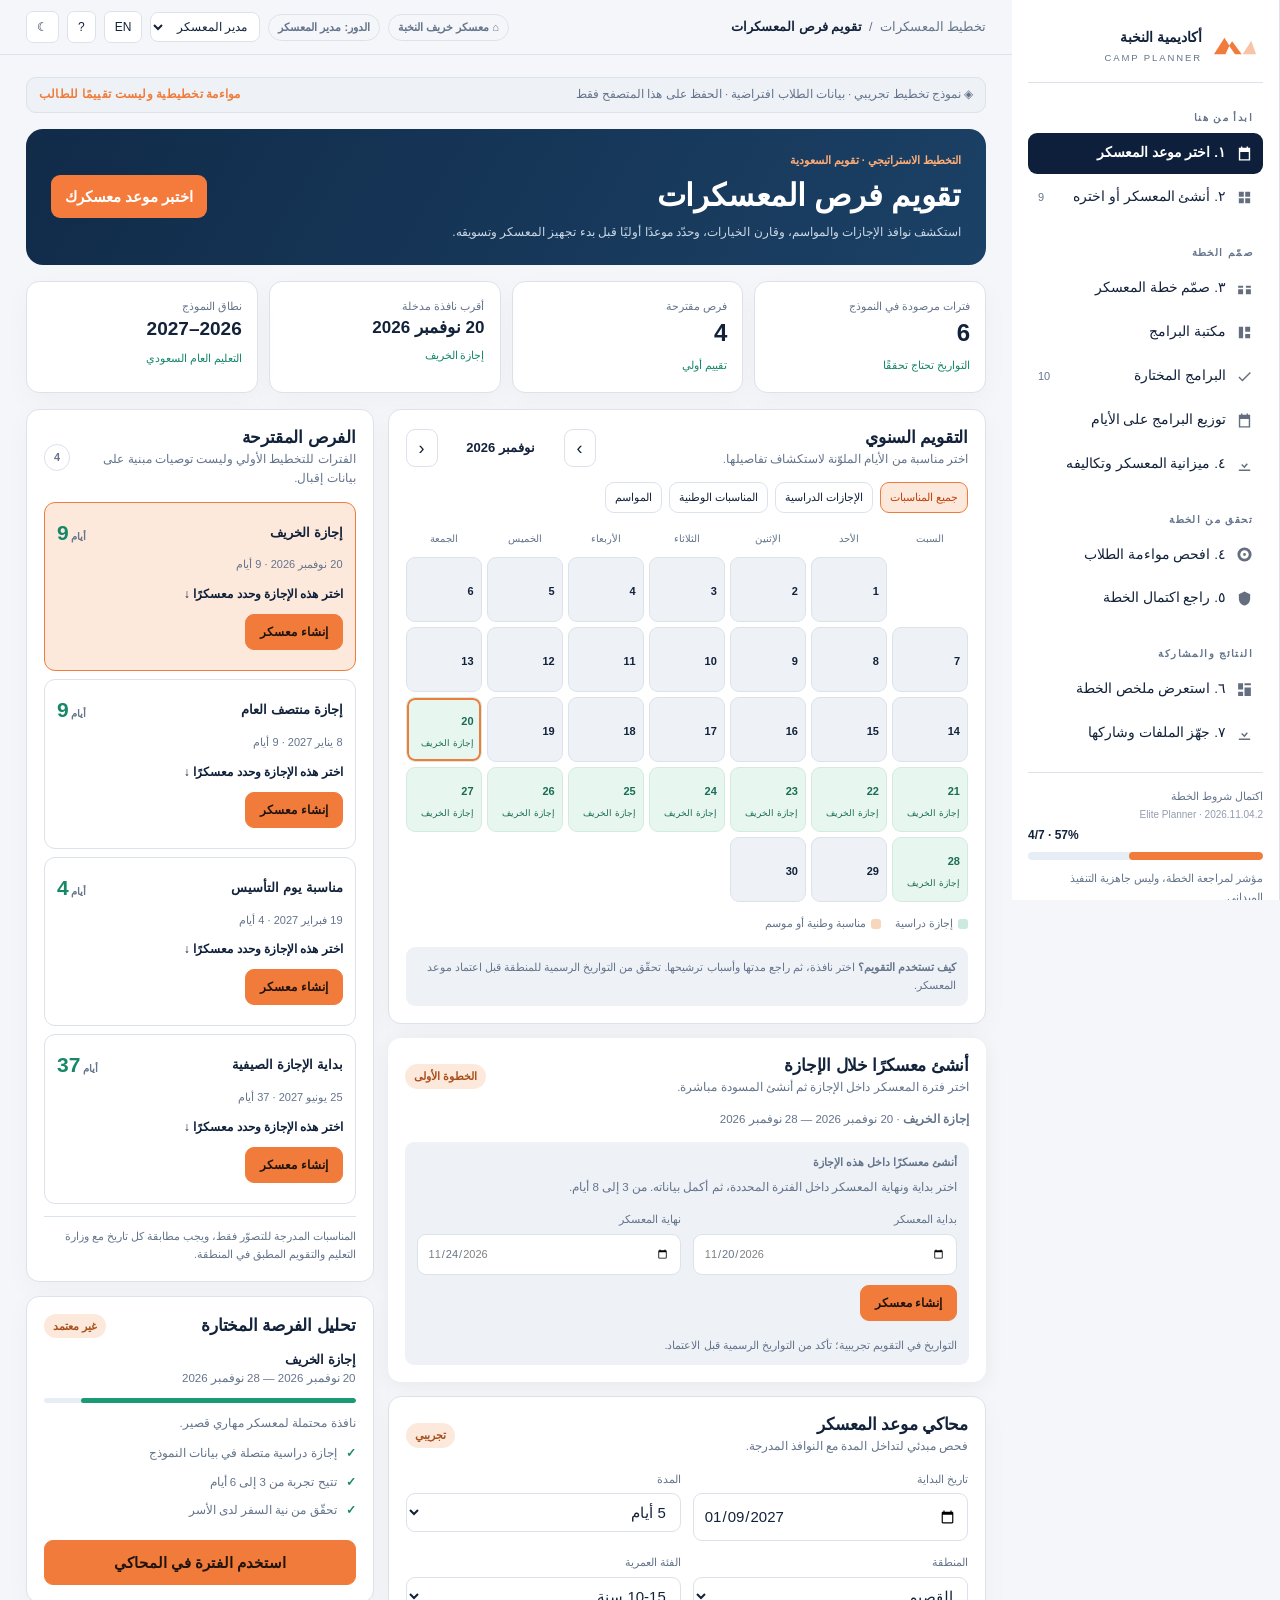
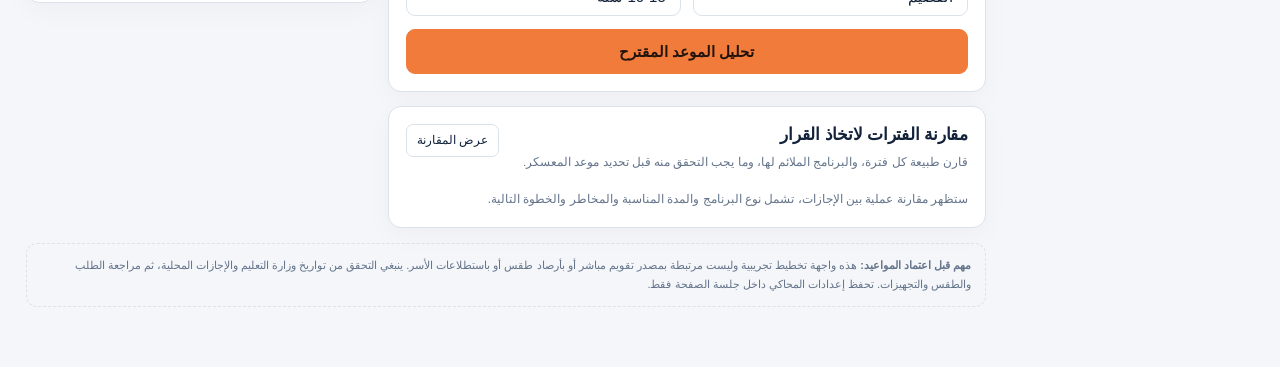
<file: calendar.html>
<!doctype html>
<html lang="ar" dir="rtl" data-theme="light">
<head>
<meta charset="utf-8">
<meta name="viewport" content="width=device-width,initial-scale=1">
<title>أكاديمية النخبة | منصة تخطيط المعسكرات</title>
<style>
:root{
  --bg:#f4f6f9;--surface:#fff;--soft:#eef2f7;--soft2:#e7edf5;--fg:#12223a;--muted:#64748b;
  --line:#dbe2ea;--accent:#f07b3a;--accentsoft:#fde9dc;--navy:#0d1f3a;--good:#168660;
  --warn:#c2410c;--bad:#b42318;--shadow:0 8px 28px #12223a08;
  color-scheme:light;
}
html[data-theme=dark]{
  --bg:#09131f;--surface:#101e30;--soft:#15263c;--soft2:#1a2c44;--fg:#e7edf5;--muted:#9fb0c4;
  --line:#26394e;--accentsoft:#3a281e;--good:#50cca0;--warn:#f0a868;--bad:#f07b7b;
  --shadow:0 8px 28px #0006;color-scheme:dark;
}
*{box-sizing:border-box}
body{margin:0;background:var(--bg);color:var(--fg);font:15px/1.7 Tahoma,"Segoe UI",Arial,sans-serif;-webkit-font-smoothing:antialiased}
button,input,select,textarea{font:inherit;color:inherit}
button{cursor:pointer;border:1px solid var(--line);border-radius:9px;background:var(--surface);padding:9px 14px;transition:.15s}
button:hover{border-color:var(--accent)}
button:disabled{cursor:not-allowed;opacity:.45}
button.primary{background:var(--accent);color:#22140d;border-color:var(--accent);font-weight:700}
button.primary:hover{filter:brightness(1.05)}
button.ghost{background:transparent}
button.small{font-size:12px;padding:5px 10px;border-radius:7px}
button.danger{color:var(--bad);border-color:#e0b4b4}
button.icon{padding:6px 9px}
a{color:inherit}
h1,h2,h3,h4{margin:0;line-height:1.35;letter-spacing:-.2px}
h1{font-size:26px;font-weight:800}
h2{font-size:18px;font-weight:800}
h3{font-size:15px;font-weight:700}
p{margin:0}
small{font-size:12px}
.muted{color:var(--muted)}
.help{color:var(--muted);font-size:12px;line-height:1.65}
.eyebrow{font-size:10.5px;letter-spacing:.16em;color:var(--muted);font-weight:700;text-transform:uppercase}
.mono{font-variant-numeric:tabular-nums}
.hidden{display:none!important}
.printonly{display:none}
.demo{display:flex;justify-content:space-between;align-items:center;gap:14px;flex-wrap:wrap;background:var(--soft);border:1px solid var(--line);border-radius:10px;padding:7px 12px;font-size:11.5px;color:var(--muted);margin-bottom:16px}
.demo span:last-child{color:var(--accent);font-weight:700;letter-spacing:.02em}

/* ---------- contextual manager guidance ---------- */
.admin-guide{background:var(--surface);border:1px solid var(--line);border-inline-start:3px solid var(--accent);border-radius:12px;padding:12px 15px;margin:0 0 17px;box-shadow:var(--shadow);font-size:12.5px}
.admin-guide-row{display:flex;gap:10px;align-items:flex-start}
.admin-guide-icon{width:23px;height:23px;flex:none;background:var(--accentsoft);color:var(--warn);border-radius:50%;display:grid;place-items:center;font-weight:800}
.admin-guide b{font-size:13px}.admin-guide p{color:var(--muted);margin:3px 0 0;line-height:1.8}
.admin-guide details{margin-top:9px;padding-top:8px;border-top:1px solid var(--line)}
.admin-guide summary{cursor:pointer;color:var(--fg);font-size:12px;font-weight:700}
.admin-guide:focus-within{outline:2px solid var(--accent);outline-offset:2px}
@media print{.admin-guide{display:none!important}}

/* ---------- layout ---------- */
#shell{display:grid;grid-template-columns:268px 1fr;min-height:100vh}
#sidebar{position:sticky;top:0;height:100vh;overflow:auto;background:var(--surface);border-inline-start:1px solid var(--line);padding:22px 16px;display:flex;flex-direction:column;gap:18px}
.brand{display:flex;align-items:center;gap:11px;padding:4px 6px 16px;border-bottom:1px solid var(--line)}
.brand svg{width:44px;height:24px;color:var(--accent);flex:none}
.brand b{display:block;font-size:14px}
.brand small{display:block;font-size:9.5px;letter-spacing:.2em;color:var(--muted)}
.navgroup{display:flex;flex-direction:column;gap:3px}
.navlabel{font-size:10px;letter-spacing:.14em;color:var(--muted);font-weight:700;padding:8px 10px 4px}
.navbtn{display:flex;align-items:center;gap:10px;width:100%;text-align:start;background:transparent;border:none;border-radius:9px;padding:9px 10px;font-size:13.5px;color:var(--fg)}
.navbtn svg{width:17px;height:17px;flex:none;opacity:.65}
.navbtn:hover{background:var(--soft)}
.navbtn.active{background:var(--navy);color:#fff;font-weight:700}
.navbtn.active svg{opacity:1}
html[data-theme=dark] .navbtn.active{background:var(--accent);color:#22140d}
.navbtn .cnt{margin-inline-start:auto;font-size:11px;color:var(--muted);font-variant-numeric:tabular-nums}
.navbtn.active .cnt{color:#ffffffb0}
.sidefoot{margin-top:auto;font-size:11px;color:var(--muted);border-top:1px solid var(--line);padding-top:14px;line-height:1.7}
.sidefoot b{color:var(--fg);display:block;font-size:12px;margin-top:2px}

#main{min-width:0;display:flex;flex-direction:column}
#topbar{position:sticky;top:0;z-index:20;display:flex;align-items:center;gap:12px;padding:11px 26px;background:color-mix(in srgb,var(--bg) 88%,transparent);backdrop-filter:blur(10px);border-bottom:1px solid var(--line)}
.crumb{font-size:12.5px;color:var(--muted);display:flex;gap:7px;align-items:center}
.crumb b{color:var(--fg)}
.toptools{margin-inline-start:auto;display:flex;align-items:center;gap:8px;flex-wrap:wrap}
.avatar{width:32px;height:32px;border-radius:50%;background:var(--navy);color:#fff;display:grid;place-items:center;font-size:12px;font-weight:700;flex:none}
html[data-theme=dark] .avatar{background:var(--accent);color:#22140d}
#app{padding:22px 26px 60px;max-width:1480px;width:100%}
#hamb{display:none}

/* ---------- blocks ---------- */
.pagehead{display:flex;gap:18px;align-items:flex-end;justify-content:space-between;margin-bottom:20px;flex-wrap:wrap}
.pagehead .actions{display:flex;gap:8px;flex-wrap:wrap}
.grid{display:grid;gap:16px}
.cols2{grid-template-columns:repeat(2,minmax(0,1fr))}
.cols3{grid-template-columns:repeat(3,minmax(0,1fr))}
.cols4{grid-template-columns:repeat(4,minmax(0,1fr))}
.spacer{margin-top:16px}
.card{background:var(--surface);border:1px solid var(--line);border-radius:14px;padding:18px;box-shadow:var(--shadow);min-width:0}
.card.pad0{padding:0;overflow:hidden}
.card h2{display:flex;align-items:center;gap:8px}
.row{display:flex;align-items:center;gap:10px;justify-content:space-between}
.row.start{justify-content:flex-start}
.wrap{flex-wrap:wrap}
.pill{display:inline-flex;align-items:center;gap:5px;font-size:11px;font-weight:700;padding:3px 9px;border-radius:999px;background:var(--soft);color:var(--muted);white-space:nowrap}
.pill.orange{background:var(--accentsoft);color:#a8501c}
html[data-theme=dark] .pill.orange{color:#ffb98a}
.pill.good{background:#16866014;color:var(--good)}
.pill.bad{background:#b4231814;color:var(--bad)}
.pill.navy{background:var(--navy);color:#fff}
html[data-theme=dark] .pill.navy{background:var(--accent);color:#22140d}
.pill.line{background:transparent;border:1px solid var(--line)}
.bar{height:8px;border-radius:99px;background:var(--soft2);overflow:hidden}
.bar>i{display:block;height:100%;border-radius:99px;background:var(--accent);transition:width .35s}
.bar.good>i{background:var(--good)}
.bar.bad>i{background:var(--bad)}
.kv{display:flex;align-items:baseline;gap:8px}
.big{font-size:30px;font-weight:800;letter-spacing:-1px;line-height:1}
.metric .label{font-size:12px;color:var(--muted);font-weight:600}
.metric .value{font-size:26px;font-weight:800;margin-top:6px;letter-spacing:-.5px}
.metric .sub{font-size:11.5px;color:var(--muted);margin-top:2px}
.note{background:var(--soft);border-radius:11px;padding:13px;font-size:13px}
.note.orange{background:var(--accentsoft)}
.empty{padding:26px 14px;text-align:center;color:var(--muted);font-size:13px}
hr.sep{border:none;border-top:1px solid var(--line);margin:14px 0}

/* ---------- forms ---------- */
label.fld{display:flex;flex-direction:column;gap:5px;font-size:12px;font-weight:700;color:var(--muted);min-width:0}
label.fld input,label.fld select,label.fld textarea{min-width:0;font-weight:400;color:var(--fg);border:1px solid var(--line);background:var(--surface);border-radius:8px;padding:8px 10px;font-size:13.5px;width:100%}
label.fld input:focus,label.fld select:focus,label.fld textarea:focus{outline:2px solid var(--accent);outline-offset:0;border-color:var(--accent)}
label.fld textarea{resize:vertical;min-height:70px;line-height:1.6}
.fields{display:grid;grid-template-columns:1fr 1fr;gap:12px}
.fields .wide{grid-column:1/-1}
.filters{display:flex;gap:9px;flex-wrap:wrap;margin:14px 0}
.filters input[type=search]{flex:1;min-width:180px;border:1px solid var(--line);background:var(--surface);border-radius:9px;padding:8px 12px;font-size:13px}
.filters select{border:1px solid var(--line);background:var(--surface);border-radius:9px;padding:8px 10px;font-size:13px}
.seg{display:inline-flex;flex-wrap:wrap;border:1px solid var(--line);border-radius:9px;overflow:hidden;background:var(--surface)}
.seg button{border:none;border-radius:0;padding:7px 12px;font-size:12.5px;background:transparent}
.seg button+button{border-inline-start:1px solid var(--line)}
.seg button.on{background:var(--navy);color:#fff;font-weight:700}
html[data-theme=dark] .seg button.on{background:var(--accent);color:#22140d}

/* ---------- library ---------- */
.custom-checks{display:grid;grid-template-columns:repeat(auto-fit,minmax(165px,1fr));gap:7px;padding:10px;border:1px solid var(--line);border-radius:9px;background:var(--soft);max-height:190px;overflow:auto;width:100%}
.custom-checks label{display:flex;align-items:center;gap:6px;font-size:12px;font-weight:400;color:var(--fg);cursor:pointer;line-height:1.5}
.custom-checks input{accent-color:var(--accent);flex:none}

.libgrid{display:grid;grid-template-columns:repeat(auto-fill,minmax(310px,1fr));gap:14px}
.libcard{background:var(--surface);border:1px solid var(--line);border-radius:13px;padding:15px;display:flex;flex-direction:column;gap:10px;position:relative;transition:.15s;border-inline-start:3px solid var(--tc,var(--line))}
.libcard:hover{box-shadow:0 10px 26px #12223a10;transform:translateY(-1px)}
.libcard.on{background:color-mix(in srgb,var(--accentsoft) 55%,var(--surface));border-color:var(--accent)}
.libcard .ttl{font-size:15px;font-weight:800;line-height:1.45}
.libcard .goal{font-size:12.5px;color:var(--muted);line-height:1.65;flex:1}
.libcard .meta{display:flex;gap:6px;flex-wrap:wrap;align-items:center}
.trackchip{display:inline-flex;align-items:center;gap:5px;font-size:10.5px;font-weight:700;padding:2px 8px;border-radius:99px;background:var(--soft);color:var(--muted)}
.trackchip i{width:7px;height:7px;border-radius:50%;background:var(--tc);display:inline-block}
.libcard .foot{display:flex;gap:7px;align-items:center;justify-content:space-between;border-top:1px dashed var(--line);padding-top:10px}

/* ---------- table ---------- */
.tablewrap{overflow:auto;border-radius:11px;border:1px solid var(--line)}
table{width:100%;border-collapse:collapse;font-size:13px;min-width:640px}
table.wide{min-width:1040px}
th,td{padding:9px 11px;text-align:start;border-bottom:1px solid var(--line);vertical-align:middle}
th{background:var(--soft);font-size:11.5px;color:var(--muted);font-weight:700;white-space:nowrap;position:sticky;top:0}
tr:last-child td{border-bottom:none}
tbody tr:hover{background:color-mix(in srgb,var(--soft) 55%,transparent)}
td select,td input{border:1px solid var(--line);background:var(--surface);border-radius:7px;padding:5px 8px;font-size:12.5px;max-width:100%}

/* ---------- day board ---------- */
.days{display:grid;grid-template-columns:repeat(auto-fill,minmax(322px,1fr));gap:14px}
.daycol{background:var(--surface);border:1px solid var(--line);border-radius:13px;padding:14px;display:flex;flex-direction:column;gap:10px;min-height:220px}
.daycol.over{border-color:var(--warn);box-shadow:0 0 0 3px #c2410c14}
.dayhead{display:flex;align-items:flex-start;justify-content:space-between;gap:8px;border-bottom:1px solid var(--line);padding-bottom:9px}
.dayhead b{font-size:13.5px}
.dayhead small{display:block;color:var(--muted);font-size:11px;font-weight:400}
.chip{display:flex;align-items:center;gap:7px;background:var(--soft);border-radius:9px;padding:7px 9px;font-size:12px;line-height:1.45}
.chip .x{border:none;background:transparent;color:var(--muted);padding:0 2px;font-size:14px;line-height:1}
.chip .x:hover{color:var(--bad)}
.chip i.dot{width:6px;height:6px;border-radius:50%;flex:none;background:var(--tc)}
.chip.core{background:var(--accentsoft)}

/* ---------- readiness ---------- */
.checks{display:flex;flex-direction:column;gap:0}
.check{display:flex;gap:11px;align-items:flex-start;padding:11px 0;border-bottom:1px solid var(--line)}
.check:last-child{border-bottom:none}
.check .ic{width:22px;height:22px;border-radius:50%;display:grid;place-items:center;font-size:12px;flex:none;margin-top:2px}
.check .ic.ok{background:#16866018;color:var(--good)}
.check .ic.no{background:#c2410c18;color:var(--warn)}
.check b{font-size:13.5px;display:block}
.check p{font-size:12px;color:var(--muted);line-height:1.6}
.ring{width:96px;height:96px;flex:none;position:relative}
.ring svg{width:100%;height:100%;transform:rotate(-90deg)}
.ring .val{position:absolute;inset:0;display:grid;place-items:center;font-size:20px;font-weight:800}


/* ---------- lego builder ---------- */
.stepper{display:flex;gap:8px;flex-wrap:wrap;margin-bottom:18px}
.st{flex:1 1 148px;display:flex;flex-direction:column;align-items:center;gap:8px;background:var(--surface);border:1px solid var(--line);border-radius:12px;padding:14px 10px 12px;font-size:12.5px;text-align:center;min-width:0}
.st b{width:38px;height:38px;border-radius:11px;background:var(--soft);display:grid;place-items:center;font-size:15px;flex:none;font-weight:800}
.st span{font-weight:700;max-width:100%;white-space:nowrap;overflow:hidden;text-overflow:ellipsis}

.st.on{border-color:var(--accent);background:color-mix(in srgb,var(--accentsoft) 55%,var(--surface));box-shadow:0 0 0 3px #f07b3a14}
.st.on b{background:var(--accent);color:#22140d}
.st.done b{background:var(--good);color:#fff}


.plate{position:relative;border-radius:14px;background:var(--surface);border:1px solid var(--line);padding:10px;
  background-image:radial-gradient(circle at 5px 5px,var(--soft2) 2.6px,transparent 3px);background-size:18px 18px;transition:.15s}
.plate.drop{border-color:var(--accent);box-shadow:0 0 0 3px #f07b3a22;background-color:var(--accentsoft)}
.plate .phead{display:flex;justify-content:space-between;align-items:flex-start;gap:8px;background:var(--surface);border:1px solid var(--line);border-radius:9px;padding:6px 9px;margin-bottom:8px}
.plate .phead b{font-size:12.5px;display:block;line-height:1.4}
.plate .phead small{color:var(--muted);font-size:10.5px}
.plate .pbody{min-height:96px;display:flex;flex-direction:column;gap:2px}
.plate.armed{border-color:var(--accent);border-style:dashed}
.plate.armed .pbody:after{content:attr(data-hint);display:block;text-align:center;color:var(--muted);font-size:11px;padding:16px 0}

.brick{position:relative;color:#fff;border-radius:8px;padding:8px 11px 7px;font-size:12px;line-height:1.45;cursor:grab;background:var(--bc);
  box-shadow:0 3px 0 rgba(0,0,0,.18), inset 0 -2px 0 rgba(0,0,0,.12);margin-top:11px;user-select:none;transition:transform .12s}
.brick:hover{transform:translateY(-1px)}
.brick:active{cursor:grabbing}
.brick .studs{position:absolute;top:-5px;inset-inline-start:9px;display:flex;gap:4px;pointer-events:none}
.brick .studs i{width:9px;height:9px;border-radius:50%;background:var(--bc);filter:brightness(1.16);box-shadow:inset 0 -1px 0 rgba(0,0,0,.18)}
.brick b{font-weight:700}
.brick .meta{font-size:10px;opacity:.9;margin-top:2px;display:flex;gap:8px;flex-wrap:wrap}
.brick .meta span{white-space:nowrap}
.brick.held{outline:3px solid #fff;outline-offset:-3px;transform:translateY(-3px) rotate(-1.5deg);box-shadow:0 8px 18px rgba(0,0,0,.28)}
.brick.mini{padding:4px 8px 3px;font-size:10px;margin-top:8px;border-radius:6px}
.brick.mini .studs i{width:6px;height:6px}
.brick.ghost{opacity:.45;filter:grayscale(.25)}

.tray{border:1px dashed var(--line);background:var(--soft);border-radius:14px;padding:12px;display:flex;gap:10px;flex-wrap:wrap;align-content:flex-start;min-height:86px}
.tray .brick{margin-top:10px;flex:0 0 auto;max-width:200px}
.tray .empty{width:100%;text-align:center;color:var(--muted);font-size:12px;padding:18px 0}

.bins{display:grid;grid-template-columns:repeat(auto-fill,minmax(196px,1fr));gap:10px}
.bin{position:relative;background:var(--soft);border:1px solid var(--line);border-radius:12px;padding:10px;display:flex;flex-direction:column;gap:6px}
.bin .ttl{font-size:12px;font-weight:700;line-height:1.45;padding-top:6px}
.bin .sub{font-size:10.5px;color:var(--muted)}
.bin .row{margin-top:auto}
.bin .studs{position:absolute;top:-1px;inset-inline-start:10px;display:flex;gap:4px}
.bin .studs i{width:8px;height:8px;border-radius:50%;background:var(--bc)}

.struct{display:grid;grid-template-columns:repeat(6,1fr);gap:6px;align-items:end;min-height:170px}
.struct .col{display:flex;flex-direction:column;justify-content:flex-end;gap:3px}
.struct .col .brick{margin-top:6px}
.struct .lbl{text-align:center;font-size:10px;color:var(--muted);margin-top:6px}

.checklg{display:flex;flex-direction:column;gap:8px}
.cg{display:flex;gap:10px;align-items:flex-start;background:var(--soft);border-radius:10px;padding:10px 12px;border:1px solid transparent}
.cg.ok{background:#16866010;border-color:#16866030}
.cg.no{background:#c2410c0d;border-color:#c2410c30}
.cg .led{width:26px;height:26px;border-radius:8px;display:grid;place-items:center;font-size:12px;flex:none;background:var(--surface)}
.cg.ok .led{color:var(--good)}
.cg.no .led{color:var(--warn)}
.cg b{font-size:12.5px}
.cg p{margin:0;font-size:11px;color:var(--muted)}

.plan-day{display:grid;grid-template-columns:64px 1fr;gap:12px;padding:12px 0;border-bottom:1px solid var(--line)}
.plan-day:last-child{border-bottom:none}
.plan-day .dn{background:var(--navy);color:#fff;border-radius:10px;display:grid;place-items:center;height:44px;font-weight:800;font-size:12px}
html[data-theme=dark] .plan-day .dn{background:var(--accent);color:#22140d}
.plan-brick{display:grid;grid-template-columns:4px 1fr;gap:10px;background:var(--soft);border-radius:9px;padding:8px 10px;margin-bottom:6px}
.plan-brick i{background:var(--bc);border-radius:3px}
.plan-brick .why{font-size:11px;color:var(--muted);line-height:1.6;margin-top:2px}
.sharebox{display:flex;gap:8px;align-items:center;margin-top:10px}
.sharebox input{flex:1;min-width:0;border:1px solid var(--line);background:var(--soft);border-radius:8px;padding:8px 10px;font-size:11.5px;direction:ltr}

.build2{display:grid;grid-template-columns:1fr 300px;gap:16px;align-items:start}
.build3{display:grid;grid-template-columns:340px 1fr;gap:16px;align-items:start}
.bar-strip{display:flex;gap:16px;flex-wrap:wrap;align-items:center;background:var(--surface);border:1px solid var(--line);border-radius:11px;padding:9px 14px;font-size:11.5px;color:var(--muted);margin-bottom:16px}
.bar-strip b{color:var(--fg);font-size:14px;margin-inline-start:4px;font-variant-numeric:tabular-nums}
.buildbar{height:7px;border-radius:99px;background:var(--soft2);flex:1;min-width:80px;overflow:hidden}
.buildbar>i{display:block;height:100%;background:var(--accent);border-radius:99px}
@media(max-width:1080px){.build2,.build3{grid-template-columns:1fr}}

/* ---------- camps ---------- */
.campgrid{display:grid;grid-template-columns:repeat(auto-fill,minmax(288px,1fr));gap:14px}
.campcard{background:var(--surface);border:1px solid var(--line);border-radius:14px;overflow:hidden;box-shadow:var(--shadow);cursor:pointer;transition:.15s;display:flex;flex-direction:column}
.campcard:hover{transform:translateY(-2px);box-shadow:0 14px 34px #12223a18;border-color:var(--accent)}
.campcard.active{border-color:var(--accent);box-shadow:0 0 0 2px #f07b3a33}
.campcover{height:74px;background:linear-gradient(130deg,var(--c1),var(--c2));padding:9px 11px;display:flex;align-items:flex-start;justify-content:space-between;position:relative;overflow:hidden}
.campcover:after{content:"";position:absolute;inset:0;background-image:radial-gradient(circle at 5px 5px,#ffffff2b 2.6px,transparent 3px);background-size:17px 17px}
.campcover .pill{position:relative;z-index:1;background:#fff;color:#12223a}
.campcover svg{width:36px;height:19px;color:#fff;opacity:.9;position:relative;z-index:1}
.campbody{padding:13px;display:flex;flex-direction:column;gap:7px;flex:1}
.campbody h3{font-size:15px;line-height:1.4}
.cc-metrics{display:flex;gap:10px;flex-wrap:wrap;font-size:11px;color:var(--muted)}
.cc-metrics b{color:var(--fg);font-size:12px}
.cc-foot{display:flex;align-items:center;justify-content:space-between;gap:6px;margin-top:auto;padding-top:9px;border-top:1px dashed var(--line);flex-wrap:wrap}
.wizdots{display:flex;gap:6px;margin:12px 0 18px}
.wizdots i{height:5px;flex:1;border-radius:99px;background:var(--soft2)}
.wizdots i.on{background:var(--accent)}

/* ---------- daily timeline ---------- */
.tl{--tl-time:92px;position:relative;margin-top:6px}
.tl:before{content:"";position:absolute;top:8px;bottom:8px;inset-inline-start:calc(var(--tl-time) + 17px);width:2px;background:var(--soft2)}
.tlrow{display:grid;grid-template-columns:var(--tl-time) 34px 1fr;gap:10px;align-items:flex-start;position:relative;padding:4px 0}
.tltime{font-size:10.5px;color:var(--muted);text-align:end;padding-top:9px;direction:ltr;font-variant-numeric:tabular-nums;white-space:nowrap}
.tldot{width:32px;height:32px;border-radius:50%;background:var(--navy);color:#fff;display:grid;place-items:center;position:relative;z-index:1;box-shadow:0 0 0 3px var(--surface)}
.tldot svg{width:15px;height:15px}
.tlrow.prog .tldot{background:var(--accent);color:#22140d}
.tlbody{padding-top:5px;min-width:0}
.tlbody>b{font-size:12.5px;display:block}
.tlprog{display:flex;flex-wrap:wrap;align-items:center;gap:8px;width:fit-content;max-width:100%;background:color-mix(in srgb,var(--bc) 13%,var(--surface));border-inline-start:3px solid var(--bc);border-radius:8px;padding:6px 9px;margin:5px 0}
.tlname{font-size:12px;font-weight:700}
.tlmeta{font-size:10px;color:var(--muted)}
.tlwhy{flex-basis:100%;font-size:10.5px;color:var(--muted);line-height:1.6}
.tlhint{font-size:10.5px;color:var(--muted)}
.tlrow.tl-empty .tldot{opacity:.5}
.daybar{display:flex;gap:12px;align-items:center;border-bottom:1px solid var(--line);padding-bottom:10px;margin-bottom:8px}
.daynum{background:var(--navy);color:#fff;border-radius:10px;padding:6px 12px;text-align:center;line-height:1.15;min-width:56px}
.daynum small{font-size:8.5px;letter-spacing:.08em;opacity:.75;display:block}
.daynum b{font-size:18px}
html[data-theme=dark] .daynum{background:var(--accent);color:#22140d}
@media(max-width:600px){.tl{--tl-time:68px}.tltime{font-size:9.5px}.tlbody>b{font-size:11.5px}}
/* ---------- misc ---------- */
#modal{border:none;padding:0;border-radius:16px;max-width:min(760px,94vw);width:100%;background:var(--surface);color:var(--fg);box-shadow:0 30px 90px #07101f55}
#modal::backdrop{background:#07101f66;backdrop-filter:blur(3px)}
#modal .inner{padding:22px;max-height:88vh;overflow:auto}
#modal .x{position:absolute;inset-inline-end:14px;top:12px;width:32px;height:32px;display:grid;place-items:center;border:none;border-radius:50%;background:var(--soft);font-size:14px;color:var(--muted);padding:0;line-height:1}
#toasts{position:fixed;inset-inline-end:20px;bottom:20px;z-index:80;display:flex;flex-direction:column;gap:8px}
.toast{background:var(--navy);color:#fff;padding:10px 15px;border-radius:10px;font-size:12.5px;box-shadow:0 12px 30px #07101f55;animation:pop .25s ease}
@keyframes pop{from{opacity:0;transform:translateY(8px)}}
.phase{display:grid;gap:8px}
.phase .p{display:grid;grid-template-columns:auto 1fr;gap:10px;align-items:start;font-size:12.5px;line-height:1.75}
.phase .p>b:first-child{display:grid;place-items:center;width:22px;height:22px;border-radius:6px;background:var(--soft);font-size:11px;flex:none}
.phase .p span{color:var(--muted)}
.pv{display:flex;gap:10px;align-items:center;font-size:12px;padding:7px 0;border-bottom:1px dashed var(--line)}
.pv:last-child{border:none}
.tagcloud{display:flex;gap:6px;flex-wrap:wrap}
.ladder{display:flex;flex-direction:column;gap:6px}
.step{display:flex;gap:10px;align-items:center;font-size:12.5px;padding:8px 10px;background:var(--soft);border-radius:9px}
.step>b:first-child{width:20px;height:20px;display:grid;place-items:center;border-radius:50%;background:var(--surface);font-size:10.5px;flex:none;flex:none}
.locked{display:grid;place-items:center;gap:10px;padding:44px 20px;text-align:center}
.statline{display:flex;gap:14px;flex-wrap:wrap;font-size:12px;color:var(--muted)}
.statline b{color:var(--fg);font-size:13px}
.legend{display:flex;gap:12px;flex-wrap:wrap;font-size:11.5px;color:var(--muted)}
.legend i{width:8px;height:8px;border-radius:50%;display:inline-block;margin-inline-end:5px}

/* matrix */
.matrix td,.matrix th{text-align:center;font-size:12px}
.matrix td:first-child,.matrix th:first-child{text-align:start}
.matrix .cell{display:inline-grid;place-items:center;min-width:30px;height:24px;border-radius:6px;background:var(--soft);font-size:11.5px;font-weight:700}
.matrix .cell.z{background:transparent;color:#cfd8e3}
.matrix .cell.l1{background:#f07b3a22;color:#a8501c}
.matrix .cell.l2{background:#f07b3a55;color:#7a3711}
.matrix .cell.l3{background:var(--accent);color:#22140d}


/* Clean professional program cards and compact responsive builder stats */
.ui-line-icon{display:block;width:19px;height:19px;flex:none}
.bar-strip{display:grid;grid-template-columns:repeat(4,minmax(0,1fr));gap:10px 14px;align-items:center;padding:13px 15px;overflow:visible}
.build-stat{display:flex;align-items:center;gap:7px;min-width:0;flex-wrap:wrap;line-height:1.4}
.build-stat-label{font-size:11.5px;line-height:1.5;min-width:0;color:var(--muted)}
.build-stat b{font-size:19px;margin-inline-start:auto;color:var(--fg);white-space:nowrap;direction:ltr;unicode-bidi:isolate}
.build-stat-icon{color:var(--accent);background:var(--accentsoft);border-radius:9px;width:31px;height:31px;display:grid;place-items:center;flex:none}
.build-stat-icon .ui-line-icon{width:17px;height:17px}
.bar-strip .buildbar{grid-column:1/-1;width:100%;height:7px;margin:0;min-width:0}
.bin{padding:14px;gap:9px;overflow:hidden;border-radius:13px;background:var(--surface);border-inline-start:3px solid var(--bc);min-height:173px}
.bin .ttl{font-size:13px;line-height:1.5;font-weight:800;padding:0;overflow-wrap:anywhere}
.bin .program-icon{display:grid;place-items:center;align-self:flex-start;flex:none;width:37px;height:37px;border-radius:10px;background:color-mix(in srgb,var(--bc) 12%,var(--surface));color:var(--bc)}
.bin .program-icon svg{width:20px;height:20px}
.bin .row{gap:6px;flex-wrap:wrap;align-items:center}
.bin .studs,.brick .studs{display:none!important}
.brick{margin-top:0;box-shadow:none;border:1px solid color-mix(in srgb,var(--bc) 75%,#fff);display:flex;align-items:center;flex-wrap:wrap;gap:5px 8px;min-height:43px;cursor:grab}
.brick .brick-symbol{display:inline-grid;place-items:center;flex:none;background:#ffffff26;border-radius:6px;width:26px;height:26px}
.brick .brick-symbol svg{width:16px;height:16px}
.brick b{flex:1;min-width:100px;overflow-wrap:anywhere}
.brick .meta{flex-basis:100%;margin-top:0}
.brick.mini{margin-top:4px;min-height:31px;padding:4px 6px}
.brick.mini .brick-symbol{width:19px;height:19px}
.brick.mini .brick-symbol svg{width:13px;height:13px}
.tray .brick{margin-top:0}
@media(max-width:1150px){.bar-strip{grid-template-columns:repeat(2,minmax(0,1fr))}}
@media(max-width:580px){.bar-strip{grid-template-columns:repeat(2,minmax(0,1fr));gap:12px 8px}.build-stat{align-items:flex-start}.build-stat b{width:100%;margin-inline-start:37px}.build-stat-label{font-size:10.5px}.bin{min-height:150px}}

@media print{
  @page{size:A4;margin:12mm}
  body{background:#fff}
  #sidebar,#topbar,.noprint,#toasts,.pagehead,.stepper,.bar-strip{display:none!important}
  #shell{grid-template-columns:1fr}
  #app{padding:0;max-width:none}
  .card{box-shadow:none;border:none;padding:0 0 10px;break-inside:auto}
  .tablewrap{border:none;overflow:visible}
  table{min-width:0!important;font-size:10px}
  th{background:#f1f4f8!important;color:#33415c!important;position:static}
  th,td{padding:5px 6px;border-bottom:1px solid #dbe2ea}
  tr{break-inside:avoid}
  .ring,.bar,.pill,.trackchip{print-color-adjust:exact;-webkit-print-color-adjust:exact}
  .grid{display:block}
  .card+.card{margin-top:8px}
  #app h1{font-size:17px}
  #app h2{font-size:13px}
  .help{font-size:9.5px}
  .printonly{display:block!important}
    .screenonly,.ring{display:none!important}
  .keep{break-inside:avoid}
  .pbreak{break-before:page}
  .pheadline{display:block;font-size:9px;color:#64748b;margin-bottom:6px;padding-bottom:4px;border-bottom:1px solid #e2e8f0}
  .printcover{display:block;margin-bottom:12px;border-bottom:2px solid #0d1f3a;padding-bottom:10px}
  .dayblock{border:none;padding:0;box-shadow:none;break-inside:auto}
  .daybar{border-bottom:2px solid #0d1f3a}
  .tl:before{background:#cbd5e1}
  .tldot{background:#0d1f3a!important;color:#fff!important;box-shadow:none}
  .tlrow.prog .tldot{background:#f07b3a!important;color:#22140d!important}
  .tlprog{border:1px solid #e2e8f0;border-inline-start:3px solid #94a3b8}
  .tlwhy{color:#475569}
  a[href]:after{content:''}
}
@media(max-width:1080px){
  .cols4{grid-template-columns:repeat(2,minmax(0,1fr))}
  .cols3{grid-template-columns:repeat(2,minmax(0,1fr))}
}
@media(max-width:860px){
  #shell{grid-template-columns:1fr}
  #sidebar{position:fixed;inset-inline-start:0;top:0;z-index:60;width:270px;transform:translateX(110%);transition:.2s;box-shadow:0 0 60px #0003}
  html[dir=rtl] #sidebar{inset-inline-start:auto;inset-inline-end:0;transform:translateX(-110%)}
  #sidebar.open{transform:none}
  #hamb{display:inline-block}
  #app{padding:16px 14px 50px}
  .cols2,.cols3,.cols4{grid-template-columns:1fr}
  .fields{grid-template-columns:1fr}
  h1{font-size:21px}
  #topbar{padding:9px 14px}
  .crumb{display:none}
}

/* ---------- Executive A4 print design: Daily program preview ---------- */
.print-day-masthead,.print-camp-title,.print-day-context,.print-section-label,.print-day-foot{display:none}
@media print{
  @page{size:A4 portrait;margin:9mm 11mm 10mm}
  html,body{background:#fff!important;color:#10233f!important;print-color-adjust:exact;-webkit-print-color-adjust:exact}
  #app{padding:0!important;max-width:none!important}
  .printcover,.print-supplement,.admin-guide,.admin-guidance{display:none!important}
  .dayblock{display:block!important;margin:0!important;padding:0!important;border:0!important;box-shadow:none!important;break-inside:avoid-page;page-break-inside:avoid;min-height:0!important}
  .dayblock.pbreak{break-before:page;page-break-before:always}
  .dayblock .print-day-masthead{display:flex!important;justify-content:space-between;align-items:center;gap:10mm;border-bottom:1px solid #cfd9e5;padding:0 0 3mm;margin-bottom:4mm}
  .print-brand{display:flex;gap:3mm;align-items:center}
  .print-brand-mark{width:10mm;height:10mm;border-radius:3mm;background:#112b4a;color:#ff873f;display:grid;place-items:center;font-size:20px;font-weight:900}
  .print-brand-logo{display:block;width:11mm;height:11mm;object-fit:contain;flex:none;border-radius:2.5mm;print-color-adjust:exact;-webkit-print-color-adjust:exact}
  .print-brand strong{display:block;font-size:11pt;line-height:1.35;color:#10233f}
  .print-brand small{display:block;font-size:7.3pt;letter-spacing:.05em;color:#677d98}
  .print-document-tag{font-size:7pt;font-weight:700;letter-spacing:.02em;color:#87481f;background:#fff0e3;border:1px solid #f9d9c0;border-radius:5px;padding:1.5mm 3mm;white-space:nowrap}
  .dayblock .print-camp-title{display:block!important;color:#526780;font-size:9pt;font-weight:700;margin:0 0 2mm}
  .dayblock .daybar{padding:3mm 3.5mm!important;margin:0!important;gap:3mm!important;align-items:center!important;background:#112b4a!important;border:0!important;border-radius:3mm;color:#fff!important;break-inside:avoid}
  .dayblock .daynum{min-width:16mm;height:16mm;display:grid;align-content:center;background:#f5823c!important;color:#192536!important;padding:1.2mm 2mm!important;border-radius:2mm}
  .dayblock .daynum small{font-size:6.5pt;opacity:.85;color:#192536!important}
  .dayblock .daynum b{font-size:17pt;line-height:1.1}
  .dayblock .daybar>div:nth-child(2)>b{font-size:13pt!important;color:#fff!important;line-height:1.4!important}
  .dayblock .daybar .help{font-size:8pt!important;color:#d9e6f4!important}
  .dayblock .daybar .pill{border:1px solid #8aa0b9;background:#ffffff19!important;color:#fff!important;font-size:7.5pt}
  .dayblock .print-day-context{display:grid!important;grid-template-columns:repeat(4,minmax(0,1fr));gap:2mm;margin:3mm 0 4mm}
  .print-day-context>div{border:1px solid #dbe4ed;background:#f4f7fa;border-radius:2mm;padding:2mm 3mm;min-width:0}
  .print-day-context span{display:block;font-size:6.5pt;color:#60758c;margin-bottom:1mm}
  .print-day-context b{display:block;color:#17324e;font-size:8.5pt;line-height:1.4;overflow-wrap:anywhere}
  .dayblock .print-section-label{display:flex!important;align-items:center;justify-content:space-between;border-bottom:1.4px solid #dfebf5;padding-bottom:2mm;margin:1mm 0 2mm}
  .print-section-label b{font-size:9pt;color:#142b47}
  .print-section-label span{font-size:7pt;color:#697d91}
  .dayblock .tl{--tl-time:30mm!important;margin:0!important;display:flex!important;flex-direction:column;gap:0!important}
  .dayblock .tl:before{display:none!important}
  .dayblock .tlrow{display:grid!important;grid-template-columns:30mm 9mm minmax(0,1fr)!important;gap:2mm!important;align-items:center!important;border-bottom:1px solid #e5ebf2;padding:1.5mm 2mm!important;min-height:8.2mm!important;break-inside:avoid!important;page-break-inside:avoid!important}
  .dayblock .tlrow:nth-child(even){background:#f7f9fc!important}
  .dayblock .tlrow.prog{background:#fff9f3!important}
  .dayblock .tltime{direction:ltr;text-align:center;padding:0!important;font-size:8pt!important;font-weight:750;color:#233d5b!important;white-space:nowrap}
  .dayblock .tldot{display:grid!important;place-items:center!important;width:7.3mm!important;height:7.3mm!important;border-radius:2mm!important;background:#e9eff6!important;color:#385a79!important;box-shadow:none!important}
  .dayblock .tlrow.prog .tldot{background:#ffe6d3!important;color:#bd5b20!important}
  .dayblock .tldot svg{width:4.4mm!important;height:4.4mm!important}
  .dayblock .tlbody{padding:0!important;display:flex!important;align-items:center;flex-wrap:wrap;gap:1mm 2mm;min-width:0}
  .dayblock .tlbody>b{font-size:8.5pt!important;line-height:1.35;color:#17304e!important;margin:0;min-width:24mm}
  .dayblock .tlprog{padding:1mm 2mm!important;margin:0!important;display:flex!important;flex-wrap:wrap;gap:0.8mm 2mm!important;max-width:100%!important;border:0!important;border-inline-start:2px solid var(--bc)!important;background:#fff!important;border-radius:1.5mm;box-shadow:0 0 0 1px #e9edf2 inset}
  .dayblock .tlname{font-size:8pt!important;line-height:1.3;color:#17304e!important}
  .dayblock .tlmeta{font-size:6.8pt!important;line-height:1.3;color:#697c91!important}
  .dayblock .tlwhy{font-size:7pt!important;line-height:1.45;color:#5e7184!important}
  .dayblock .tlhint{font-size:7pt!important;color:#9ba7b7!important}
  .dayblock .print-day-foot{display:flex!important;align-items:flex-start;justify-content:space-between;gap:6mm;border-top:1px solid #cbd9e7;margin-top:4mm;padding:2mm 0 0;color:#62758b;font-size:7pt;line-height:1.5}
  .print-day-foot span{max-width:150mm}
  .print-day-foot b{white-space:nowrap;color:#17304e}
}


/* Opportunity calendar — camp planning prototype */
.oc-page{--oc-orange:#f47b3b;--oc-green:#168768}
.oc-hero{border-radius:17px;background:linear-gradient(120deg,#112b49,#1b4166);padding:22px 25px;color:white;display:flex;justify-content:space-between;gap:18px;align-items:center;margin-bottom:16px;overflow:hidden}
.oc-hero h1{font-size:clamp(23px,3vw,31px);line-height:1.5;color:white;margin:3px 0}
.oc-hero p{color:#cbd8e7;font-size:12px;max-width:620px}
.oc-hero .oc-kicker{color:#ffae77;font-weight:800;font-size:11px}
.oc-hero button{background:#f47b3b;border:0;color:white;white-space:nowrap;font-weight:800}
.oc-stats{display:grid;grid-template-columns:repeat(4,minmax(0,1fr));gap:11px;margin-bottom:16px}
.oc-stat,.oc-panel{background:var(--surface);border:1px solid var(--line);border-radius:13px;box-shadow:var(--shadow)}
.oc-stat{padding:15px;min-width:0}
.oc-stat span{font-size:11px;color:var(--muted);display:block}
.oc-stat strong{display:block;font-size:24px;line-height:1.5;color:var(--fg)}
.oc-stat small{font-size:10.5px;color:var(--oc-green)}
.oc-grid{display:grid;grid-template-columns:minmax(0,1.55fr) minmax(260px,.9fr);gap:14px;align-items:start}
.oc-stack{display:grid;gap:14px}
.oc-panel{padding:17px;min-width:0}
.oc-panel h2{font-size:17px;margin:0}
.oc-panel h3{font-size:13px;margin:0}
.oc-head{display:flex;justify-content:space-between;gap:9px;align-items:center;margin-bottom:13px}
.oc-muted{font-size:11.5px;color:var(--muted)}
.oc-arrows{display:flex;gap:7px;align-items:center}
.oc-arrows button{padding:3px 10px;font-size:18px;min-width:32px}
.oc-arrows b{min-width:112px;text-align:center;font-size:13px}
.oc-filters{display:flex;gap:7px;flex-wrap:wrap;margin-bottom:12px}
.oc-filters button{font-size:11px;padding:5px 9px}
.oc-filters button.active{background:var(--accentsoft);border-color:var(--accent);color:var(--warn)}
.oc-week,.oc-cells{display:grid;grid-template-columns:repeat(7,minmax(0,1fr));gap:5px}
.oc-week{margin-bottom:5px}
.oc-week span{text-align:center;color:var(--muted);font-size:10px;padding:5px 0}
.oc-cell{border:1px solid var(--line);border-radius:9px;background:var(--soft);min-height:65px;padding:7px;text-align:start;position:relative;min-width:0}
.oc-cell b{font-size:11px}
.oc-cell small{display:block;font-size:9px;white-space:nowrap;overflow:hidden;text-overflow:ellipsis;margin-top:3px}
.oc-cell.break{background:#e8f6f0;border-color:#d2ebde;color:#1a6d55}
.oc-cell.national,.oc-cell.season{background:#fff0e5;border-color:#f5ddc9;color:#ad5d28}
.oc-cell.current{outline:2px solid var(--accent);outline-offset:-2px}
.oc-cell.selected{box-shadow:inset 0 0 0 2px var(--accent)}
.oc-cell.off{border:0;background:transparent;cursor:default}
.oc-legend{display:flex;gap:14px;flex-wrap:wrap;font-size:11px;color:var(--muted);margin-top:12px}
.oc-legend i{display:inline-block;width:10px;height:10px;border-radius:3px;vertical-align:middle;margin-inline-end:5px}
.oc-hint{padding:11px 12px;border-radius:9px;background:var(--soft);color:var(--muted);font-size:11px;margin-top:14px}
.oc-op{display:block;width:100%;padding:12px;border:1px solid var(--line);border-radius:11px;text-align:start;margin-top:8px;background:var(--surface)}
.oc-op-select{display:block;width:100%;padding:0;border:0;background:transparent;text-align:start;cursor:pointer;color:inherit;font:inherit}
.oc-op:focus-within{border-color:var(--accent)}
.oc-op:hover{border-color:var(--accent)}
.oc-op.active{background:var(--accentsoft);border-color:var(--accent)}
.oc-op strong{display:block;font-size:13px}
.oc-op small{font-size:11px;color:var(--muted)}
.oc-op .oc-score{font-size:21px;font-weight:850;color:var(--oc-green);direction:ltr}
.oc-score small{font-size:10px}
.oc-meter{height:5px;background:var(--soft2);border-radius:8px;overflow:hidden;margin-top:9px}
.oc-meter i{height:100%;display:block;border-radius:8px;background:#1a9b76}
.oc-row{display:flex;align-items:center;justify-content:space-between;gap:8px}
.oc-reason{display:flex;gap:9px;align-items:start;margin:9px 0;font-size:11.5px;color:var(--muted)}
.oc-reason i{font-style:normal;color:var(--oc-green);font-weight:800}
.oc-form{display:grid;grid-template-columns:1fr 1fr;gap:12px;margin-top:13px}
.oc-form label{display:block;font-size:11px;color:var(--muted);margin-bottom:5px}
.oc-form input,.oc-form select{width:100%;min-width:0;padding:9px 10px;border:1px solid var(--line);background:var(--surface);border-radius:9px}
.oc-result{padding:13px;border:1px solid #b8e0cf;background:#eaf7f1;color:#145e49;border-radius:10px;margin-top:12px;font-size:12px}
.oc-result p{margin-top:5px}
.oc-page .oc-create-compact{display:inline-flex!important;align-items:center;justify-content:center;width:auto!important;max-width:100%;min-height:36px;padding:8px 14px!important;margin:10px 0 8px!important;border-radius:9px;font-size:12px;font-weight:800;white-space:nowrap;line-height:1.5;cursor:pointer}
.oc-compare-panel{direction:rtl;text-align:right}
.oc-compare-panel[dir="ltr"]{direction:ltr;text-align:left}
.oc-compare-heading{display:flex;align-items:flex-start;justify-content:space-between;gap:14px}
.oc-compare-heading>div{min-width:0;flex:1}
.oc-compare-heading h2,.oc-compare-heading p{text-align:start;margin-bottom:6px}
.oc-compare-heading button{flex-shrink:0}
.oc-compare-preview{font-size:12px;color:var(--muted);line-height:1.8;margin-top:10px;text-align:start}
.oc-decision-summary{margin-top:16px;padding:17px;border-radius:13px;border:1px solid #bcdccf;background:#edf8f3;color:#134c3c;text-align:start}
.oc-decision-summary h3{font-size:16px;line-height:1.5;margin:8px 0}
.oc-decision-summary p{font-size:12px;line-height:1.9;margin:0 0 14px}
.oc-decision-tag{display:inline-block;font-size:11px;padding:4px 9px;border-radius:18px;background:#d9f0e5;font-weight:700}
.oc-compare-scroll{width:100%;overflow-x:auto;margin-top:15px;border:1px solid var(--line);border-radius:12px}
.oc-compare{width:100%;min-width:840px;border-collapse:collapse;direction:inherit;text-align:start}
.oc-compare th,.oc-compare td{padding:11px 10px;border-bottom:1px solid var(--line);text-align:start;font-size:11px;line-height:1.75;vertical-align:top}
.oc-compare thead th{background:#edf2f7;color:#243952;white-space:nowrap;font-weight:800}
.oc-compare tbody tr:last-child td,.oc-compare tbody tr:last-child th{border-bottom:0}
.oc-compare tbody th{min-width:130px}
.oc-compare tbody th small{display:block;font-weight:400;color:var(--muted);white-space:nowrap}
.oc-compare tbody td{min-width:110px}
.oc-compare-selected{background:rgba(244,128,56,.06)}
.oc-compare .oc-action{background:#f48038;color:#171f2d;border:0;border-radius:8px;padding:8px 10px;font-weight:800;white-space:nowrap;cursor:pointer}
.oc-compare-note{font-size:11px;color:var(--muted);line-height:1.8;text-align:start;margin-top:12px}
.oc-source{border-top:1px solid var(--line);margin-top:12px;padding-top:11px;color:var(--muted);font-size:10.5px}
.oc-page .oc-disclaimer{padding:12px 14px;border:1px dashed var(--line);margin-top:15px;border-radius:11px;font-size:11px;color:var(--muted)}
@media(max-width:900px){.oc-grid{grid-template-columns:1fr}.oc-stats{grid-template-columns:repeat(2,minmax(0,1fr))}}
@media(max-width:550px){.oc-hero{padding:17px;flex-wrap:wrap}.oc-panel{padding:12px}.oc-cell{min-height:45px;padding:4px}.oc-cell small{display:none}.oc-form{grid-template-columns:1fr}.oc-week span{font-size:9px}}
@media print{.oc-page .oc-hero{color:#132d49;background:white;border:1px solid #ddd}.oc-page .oc-hero h1{color:#132d49}.oc-page .oc-hero p{color:#57687b}.oc-page .oc-grid{display:block}.oc-page .oc-stack{display:block}.oc-page .oc-panel{break-inside:avoid;margin:10px 0}.oc-page button{display:none}}


/* Camp finance workspace */
.fin-page{direction:rtl;text-align:right}.fin-page[dir="ltr"]{direction:ltr;text-align:left}
.fin-top{display:flex;flex-wrap:wrap;gap:10px;align-items:center;justify-content:space-between;margin-bottom:18px}
.fin-top .actions{display:flex;gap:8px;flex-wrap:wrap}
.fin-kpis{display:grid;grid-template-columns:repeat(4,minmax(0,1fr));gap:12px;margin:16px 0}
.fin-kpi,.fin-card{background:var(--surface);border:1px solid var(--line);border-radius:13px;padding:17px;min-width:0}
.fin-kpi small{color:var(--muted);display:block;font-size:11px}.fin-kpi strong{display:block;font-size:23px;margin-top:7px;line-height:1.4}
.fin-kpi span{font-size:11px;color:var(--muted)}
.fin-card{margin-top:15px}.fin-card h2{font-size:17px;margin:0 0 8px}
.fin-help{color:var(--muted);font-size:12px;line-height:1.9;margin:4px 0 12px}
.fin-cols{display:grid;grid-template-columns:repeat(2,minmax(0,1fr));gap:14px}
.fin-table-scroll{overflow-x:auto;border:1px solid var(--line);border-radius:11px;margin-top:10px}
.fin-table{width:100%;border-collapse:collapse;min-width:760px}
.fin-table th,.fin-table td{text-align:start;padding:10px;border-bottom:1px solid var(--line);font-size:12px;vertical-align:middle}
.fin-table thead{background:var(--soft2)}.fin-table tbody tr:last-child td{border-bottom:0}
.fin-table small{display:block;color:var(--muted);margin-top:3px}.fin-table th{font-size:11px}
.fin-mini-btn{border:1px solid var(--line);background:var(--surface);padding:5px 9px;border-radius:8px;cursor:pointer;margin-inline-end:5px}
.fin-note{background:var(--soft2);padding:12px;border-radius:11px;font-size:12px;line-height:1.9;margin-top:12px}
.fin-grid{display:grid;grid-template-columns:repeat(2,minmax(0,1fr));gap:10px}
.fin-grid label{display:flex;flex-direction:column;gap:5px;font-size:12px;font-weight:700}
.fin-grid input,.fin-grid select,.fin-grid textarea{border:1px solid var(--line);border-radius:8px;padding:9px;background:var(--surface);color:var(--ink);font:inherit;max-width:100%}
.fin-grid .full{grid-column:1/-1}
.fin-examples{display:flex;flex-wrap:wrap;gap:8px;margin:10px 0}
.fin-examples button{font-size:11px;padding:7px 10px;border-radius:8px;border:1px solid var(--line);background:var(--surface)}
.fin-good{color:#137453}.fin-bad{color:#b13f30}
@media(max-width:980px){.fin-kpis{grid-template-columns:repeat(2,minmax(0,1fr))}.fin-cols{grid-template-columns:1fr}}
@media(max-width:560px){.fin-kpis{grid-template-columns:1fr 1fr}.fin-kpi{padding:10px}.fin-kpi strong{font-size:17px}.fin-grid{grid-template-columns:1fr}}

</style>
</head>
<body>
<div id="shell">
  <aside id="sidebar"></aside>
  <div id="main">
    <header id="topbar"></header>
    <main id="app"></main>
  </div>
</div>
<div id="toasts"></div>
<dialog id="modal"><div class="inner" id="modalInner"></div></dialog>
<script>
/* ==========================================================================
   أكاديمية النخبة — مختبر اختيار المهارات والقيم
   المحتوى مستخرج من «وثيقة البرامج المعتمدة» (ستة مسارات · 60 برنامجًا)
   ========================================================================== */
const TRACKS=[
  {id:'lead', ar:'التنمية الشخصية والقيادة', en:'Personal growth & leadership', short:'القيادة', color:'#f07b3a'},
  {id:'values', ar:'القيم التربوية', en:'Educational values', short:'القيم', color:'#168660'},
  {id:'life', ar:'المهارات الحياتية', en:'Life skills', short:'الحياة', color:'#3b7dd8'},
  {id:'stem', ar:'العلوم والابتكار', en:'Science & innovation', short:'العلوم', color:'#8a5cf5'},
  {id:'sport', ar:'الرياضة', en:'Sport', short:'الرياضة', color:'#d94f5c'},
  {id:'trips', ar:'الرحلات والبرامج النوعية', en:'Trips & specialty programs', short:'الرحلات', color:'#b8862e'}
];
const FIELDS={
  'lead.thinking':['التفكير والتخطيط','Thinking & planning'],
  'lead.emotional':['الوعي النفسي والانفعالي','Emotional awareness'],
  'lead.comm':['التواصل والقيادة','Communication & leadership'],
  'lead.islamic':['القيم الإسلامية في القيادة','Islamic leadership values'],
  'lead.self':['الوعي بالذات','Self-awareness'],
  'values.faith':['القيم الدينية والروحية','Faith & spiritual values'],
  'values.ethics':['الالتزام الأخلاقي','Moral commitment'],
  'values.relations':['العلاقات والرفق','Relationships & kindness'],
  'values.justice':['العدل والإنصاف','Justice & fairness'],
  'values.balance':['التوازن النفسي','Inner balance'],
  'life.practical':['المهارات العملية والمنزلية','Practical & home skills'],
  'life.health':['الصحة والسلامة','Health & safety'],
  'life.money':['الوعي المالي','Financial awareness'],
  'life.family':['الأسرة والمجتمع','Family & community'],
  'life.digital':['الوعي الرقمي','Digital awareness'],
  'stem.code':['البرمجة والحاسب','Coding & computing'],
  'stem.robotics':['الروبوتات والهندسة','Robotics & engineering'],
  'stem.tech':['التقنيات الحديثة','Emerging technology'],
  'stem.innovation':['الابتكار والمشاريع','Innovation & projects'],
  'stem.collaborate':['التعاون وعرض الأفكار','Collaboration & pitching'],
  'sport.fitness':['اللياقة البدنية والصحية','Physical fitness'],
  'sport.teamgames':['الألعاب الجماعية','Team games'],
  'sport.solo':['الألعاب الفردية','Individual sports'],
  'sport.fairplay':['القيم والتوازن في الملعب','Values on the field'],
  'sport.tournaments':['البطولات والدوريات','Tournaments & leagues'],
  'trips.national':['الرحلات الوطنية','National trips'],
  'trips.community':['الرحلات المجتمعية','Community trips'],
  'trips.educational':['الرحلات التعليمية','Educational trips'],
  'trips.fun':['الرحلات الترفيهية','Recreational trips'],
  'trips.adventure':['الاستكشافية والمبيت','Expedition & overnight']
};
const NEEDS={
  trainer:['منشّط مدرب','Facilitator'],materials:['أدوات ومطبوعات','Materials'],
  devices:['أجهزة وشبكة','Devices'],space:['قاعة مجهزة','Indoor space'],
  outdoor:['مساحة خارجية','Outdoor space'],transport:['نقل','Transport'],
  guest:['ضيف أو خبير','Guest speaker'],safety:['تأمين وسلامة','Safety cover'],
  family:['موافقة ومشاركة أسرة','Family consent'],media:['توثيق إعلامي','Media capture'],
  kit:['حزمة تدريب خاصة','Special kit'],facility:['مرفق خارجي','External facility']
};
const PHASE_LABELS=[['الدورة التدريبية','أساليب التعلم'],['الورشة التطبيقية','أساليب الممارسة'],['التحدي','أساليب إظهار الأثر']];
const LIB=[
/* ---------------- مسار التنمية الشخصية والقيادة ---------------- */
{id:'L1',t:'lead',f:'thinking',ar:'إدارة الوقت',en:'Time management',ages:[10,15],load:2,need:['trainer','materials'],tags:['planning','discipline'],
 goal:{ar:'تنظيم الوقت والتخطيط للمهام وبناء عادة الالتزام.',en:'Organise time, plan tasks and build a habit of commitment.'},
 ph:[['أساليب تنظيم الوقت والتخطيط للمهام.','Methods for organising time and planning tasks.'],
     ['إعداد خطة عملية لأسبوع كامل.','Build a practical plan for a full week.'],
     ['تطبيق الخطة أسبوعًا ومتابعة الالتزام بها.','Apply the plan for a week and track commitment.']]},
{id:'L2',t:'lead',f:'thinking',ar:'مهارات التفكير الإبداعي',en:'Creative thinking',ages:[10,15],load:2,need:['trainer','materials'],tags:['creativity','ideation'],
 goal:{ar:'تطوير التفكير المنظم والإبداعي في حل المشكلات.',en:'Develop structured, creative problem solving.'},
 ph:[['التعرف إلى أساليب التفكير الإبداعي.','Explore creative-thinking methods.'],
     ['حل مشكلة جماعيًا بطرق غير تقليدية.','Solve a problem as a team in unconventional ways.'],
     ['ابتكار فكرة خلال العمل ضمن فرق.','Invent a new idea while working in teams.']]},
{id:'L3',t:'lead',f:'comm',ar:'فن التواصل الفعال',en:'Effective communication',ages:[10,15],load:2,need:['trainer','materials'],tags:['communication','dialogue'],
 goal:{ar:'تنمية مهارات الحوار والتواصل والإقناع مع الآخرين.',en:'Build dialogue, communication and persuasion skills.'},
 ph:[['قواعد الحوار وأدوات التواصل والإقناع.','Dialogue rules, communication and persuasion tools.'],
     ['إجراء حوار ثنائي وتطبيق آدابه.','Run a paired dialogue applying its etiquette.'],
     ['مناظرة ودية لعرض الرأي أمام الجمهور.','A friendly debate presenting a view to an audience.']]},
{id:'L4',t:'lead',f:'comm',ar:'التحدث أمام الجمهور',en:'Public speaking',ages:[11,15],load:3,need:['trainer','space','media'],tags:['publicspeaking','confidence'],
 goal:{ar:'التغلب على رهبة المنصة وتقديم فكرة بوضوح وثبات.',en:'Overcome stage fear and present an idea clearly and steadily.'},
 ph:[['أساليب التعامل مع رهبة التحدث.','Handling the fear of speaking.'],
     ['إلقاء كلمة قصيرة مدتها دقيقة واحدة.','Deliver a one-minute talk.'],
     ['مسابقة المتحدث الصغير أمام الحضور.','A young-speaker contest in front of an audience.']]},
{id:'L5',t:'lead',f:'emotional',ar:'الثقة بالنفس',en:'Self-confidence',ages:[10,15],load:2,need:['trainer','safety'],tags:['confidence','initiative'],
 goal:{ar:'تعزيز الثقة بالنفس والقدرة على تقديم الذات.',en:'Strengthen self-confidence and self-presentation.'},
 ph:[['التعرف إلى أساليب بناء الثقة بالنفس.','Explore ways to build self-confidence.'],
     ['تقديم الطالب نفسه في تمرين فردي.','A short individual self-introduction exercise.'],
     ['عرض ذاتي قصير بثبات أمام الجمهور.','A brief, steady self-presentation to an audience.']]},
{id:'L6',t:'lead',f:'thinking',ar:'اتخاذ القرار',en:'Decision making',ages:[11,15],load:2,need:['trainer','materials'],tags:['decision','planning'],
 goal:{ar:'الموازنة بين البدائل واتخاذ قرار مبني على معايير.',en:'Weigh alternatives and decide against clear criteria.'},
 ph:[['خطوات اتخاذ القرار والموازنة بين البدائل.','Decision steps and weighing alternatives.'],
     ['اختيار حل مناسب لموقف افتراضي.','Choose a fitting solution for a scenario.'],
     ['اتخاذ قرار جماعي سريع ضمن فرق.','Make a fast group decision within teams.']]},
{id:'L7',t:'lead',f:'comm',ar:'القيادة المبكرة',en:'Early leadership',ages:[12,15],load:3,need:['trainer','materials'],tags:['leadership','teamwork','responsibility'],
 goal:{ar:'فهم أدوار القائد وتولي مسؤولية فريق فعليًا.',en:'Understand a leader’s roles and actually lead a team.'},
 ph:[['مفهوم القيادة وأدوار قائد الفريق.','Leadership concepts and team-leader roles.'],
     ['تولي قيادة الفريق لمدة يوم واحد.','Lead a team for one day.'],
     ['مهمة جماعية لتطبيق مهارات القيادة.','A group mission applying leadership skills.']]},
{id:'L8',t:'lead',f:'emotional',ar:'الذكاء العاطفي',en:'Emotional intelligence',ages:[10,15],load:2,need:['trainer','safety'],tags:['emotions','dialogue'],
 goal:{ar:'فهم المشاعر وضبط الانفعالات في المواقف المختلفة.',en:'Understand feelings and regulate emotions across situations.'},
 ph:[['فهم المشاعر والتعرف إلى أثرها في السلوك.','Understand feelings and their effect on behaviour.'],
     ['محاكاة موقف يتطلب ضبط الانفعال.','Simulate a situation that demands emotional control.'],
     ['تطبيق مهارات التعامل الهادئ مع المشاعر.','Apply calm-responding skills.']]},
{id:'L9',t:'lead',f:'islamic',ar:'قيم القيادة من السيرة',en:'Leadership values from the Seerah',ages:[10,15],load:1,need:['trainer','guest'],tags:['islamicvalues','rolemodels','leadership'],
 goal:{ar:'ربط القيادة بالقيم الإسلامية والقدوة الحسنة.',en:'Connect leadership to Islamic values and good role models.'},
 ph:[['نماذج قيادية من السيرة النبوية وسير الصحابة.','Leadership models from the Seerah and the Companions.'],
     ['تحليل قصة واستخلاص قيمها القيادية.','Analyse a story and extract its leadership values.'],
     ['عرض موقف يطبق إحدى القيم القيادية.','Present a situation applying one leadership value.']]},
{id:'L10',t:'lead',f:'islamic',ar:'الحوار بالتي هي أحسن',en:'Good-faith dialogue',ages:[10,15],load:2,need:['trainer','guest'],tags:['dialogue','islamicvalues'],
 goal:{ar:'احترام الاختلاف وإدارة الحوار بآداب واضحة.',en:'Respect difference and manage dialogue with clear etiquette.'},
 ph:[['آداب الحوار واحترام الاختلاف في الإسلام.','Dialogue etiquette and respecting difference.'],
     ['مناقشة موضوع بسيط مع احترام الآراء.','Discuss a simple topic while respecting views.'],
     ['مناظرة بين الفرق تلتزم بآداب الحوار.','A team debate bound by dialogue etiquette.']]},
{id:'L11',t:'lead',f:'thinking',ar:'التفكير الإيجابي',en:'Positive thinking',ages:[10,15],load:1,need:['trainer'],tags:['positivity','confidence'],
 goal:{ar:'بناء نظرة إيجابية وأثرها في السلوك اليومي.',en:'Build a positive outlook and its effect on daily behaviour.'},
 ph:[['أسس التفكير الإيجابي وأثره في السلوك.','Foundations of positive thinking and its impact.'],
     ['تدوين عشرة أمور إيجابية في حياة الطالب.','List ten positive things in the student’s life.'],
     ['مشاركة أمر إيجابي يوميًا لمدة أسبوع.','Share one positive thing daily for a week.']]},
{id:'L12',t:'lead',f:'thinking',ar:'بناء العادات الناجحة',en:'Building successful habits',ages:[10,15],load:2,need:['trainer','materials'],tags:['planning','discipline','positivity'],
 goal:{ar:'تكوين عادة إيجابية والمحافظة عليها بخطة واضحة.',en:'Form and sustain a positive habit with a clear plan.'},
 ph:[['خطوات تكوين عادة إيجابية والمحافظة عليها.','Steps to form and keep a positive habit.'],
     ['اختيار عادة وإعداد خطة لتطبيقها.','Choose a habit and plan its application.'],
     ['متابعة ممارسة العادة لمدة أسبوع.','Track the habit for a week.']]},
{id:'L13',t:'lead',f:'emotional',ar:'إدارة الضغوط',en:'Stress management',ages:[11,15],load:2,need:['trainer','safety'],tags:['stress','emotions'],
 goal:{ar:'التعامل مع التوتر والضغط بهدوء وأدوات عملية.',en:'Handle tension and pressure calmly with practical tools.'},
 ph:[['التعرف إلى التوتر وأساليب التعامل معه.','Recognise stress and ways to handle it.'],
     ['تطبيق تمرين للتنفس والاسترخاء.','Practise breathing and relaxation.'],
     ['محاكاة موقف ضاغط والتعامل معه بهدوء.','Simulate a high-pressure moment and respond calmly.']]},
{id:'L14',t:'lead',f:'self',ar:'اكتشاف نقاط القوة',en:'Discovering strengths',ages:[10,15],load:2,need:['trainer','materials'],tags:['confidence','strengths'],
 goal:{ar:'فهم القدرات والاهتمامات وتحديد فرص التحسن.',en:'Understand abilities and interests, and spot growth areas.'},
 ph:[['التعرف إلى القدرات والاهتمامات الشخصية.','Explore personal abilities and interests.'],
     ['إعداد خريطة لنقاط القوة وفرص التحسن.','Map strengths and growth opportunities.'],
     ['عرض إحدى نقاط القوة أمام الزملاء.','Present one strength to peers.']]},
{id:'L15',t:'lead',f:'comm',ar:'المبادرة والتغيير',en:'Initiative & change',ages:[11,15],load:2,need:['trainer','materials'],tags:['initiative','leadership'],
 goal:{ar:'الانتقال من الفكرة إلى خطوة عملية تُحدث فرقًا.',en:'Move from idea to a practical step that makes a difference.'},
 ph:[['مفهوم المبادرة ودورها في إحداث التغيير.','What initiative is and how it drives change.'],
     ['تحديد خطوة عملية لتحسين موقف يومي.','Define a practical step to improve a daily situation.'],
     ['تنفيذ مبادرة صغيرة ضمن فريق.','Deliver a small initiative inside a team.']]},

/* ---------------- مسار القيم التربوية ---------------- */
{id:'V1',t:'values',f:'ethics',ar:'الصدق والأمانة',en:'Honesty & trustworthiness',ages:[10,15],load:1,need:['trainer','materials'],tags:['honesty','trust'],
 goal:{ar:'ترسيخ الصدق والأمانة في القول والعمل.',en:'Anchor honesty and trustworthiness in word and deed.'},
 ph:[['معنى الصدق والأمانة في الحياة اليومية.','The meaning of honesty in daily life.'],
     ['تطبيق الصدق في مواقف عملية.','Apply honesty in practical situations.'],
     ['متابعة الالتزام بالصدق لمدة أسبوع.','Track honesty commitment for a week.']]},
{id:'V2',t:'values',f:'faith',ar:'بر الوالدين',en:'Honoring parents',ages:[10,15],load:1,need:['trainer','family'],tags:['parents','mercy'],
 goal:{ar:'تحويل البر إلى أعمال يومية ملموسة مع الأسرة.',en:'Turn honouring parents into concrete daily acts.'},
 ph:[['معنى بر الوالدين في القرآن والسنة.','The meaning of honouring parents in Quran and Sunnah.'],
     ['إعداد قائمة بأعمال البر الممكنة.','List feasible acts of kindness to parents.'],
     ['تنفيذ عمل من أعمال البر مع ولي الأمر.','Carry out one act of kindness with a parent.']]},
{id:'V3',t:'values',f:'faith',ar:'الإحسان والإتقان',en:'Excellence in work',ages:[10,15],load:1,need:['trainer','materials'],tags:['excellence','responsibility'],
 goal:{ar:'إتقان العمل وربط الجودة بالقيمة لا بالنتيجة فقط.',en:'Master the work and tie quality to values, not outcomes alone.'},
 ph:[['مفهوم الإحسان وأهمية إتقان العمل.','The concept of excellence and doing work well.'],
     ['إنجاز رسم أو عمل يدوي بإتقان.','Complete a drawing or craft with care.'],
     ['مسابقة لاختيار عمل متقن.','A contest for the most accomplished piece.']]},
{id:'V4',t:'values',f:'relations',ar:'التعاون والعمل الجماعي',en:'Cooperation & teamwork',ages:[10,15],load:2,need:['trainer','materials'],tags:['teamwork','kindness'],
 goal:{ar:'إنجاز مهمة مشتركة بروح الفريق وتنسيق الأدوار.',en:'Deliver a shared task with coordination and team spirit.'},
 ph:[['معنى التعاون وفائدته في إنجاز المهام.','The meaning and value of cooperation.'],
     ['لعبة جماعية تتطلب تنسيق الأدوار.','A team game requiring role coordination.'],
     ['إنجاز مهمة مشتركة بروح الفريق.','Complete a shared task in team spirit.']]},
{id:'V5',t:'values',f:'ethics',ar:'المسؤولية والانضباط',en:'Responsibility & discipline',ages:[10,15],load:2,need:['trainer','materials'],tags:['responsibility','discipline'],
 goal:{ar:'تحمّل المسؤولية والالتزام بالمهام والمواعيد.',en:'Own responsibility and commit to tasks and times.'},
 ph:[['معنى المسؤولية والالتزام بالمهام.','What responsibility and task commitment mean.'],
     ['إدارة نشاط جماعي بانضباط.','Run a group activity with discipline.'],
     ['أسبوع من الالتزام بالحضور والمهام.','A week of committed attendance and tasks.']]},
{id:'V6',t:'values',f:'justice',ar:'العدل والإنصاف',en:'Justice & fairness',ages:[11,15],load:2,need:['trainer','materials'],tags:['justice','decision'],
 goal:{ar:'فهم الحقوق والواجبات والتمييز بين العادل وغيره.',en:'Understand rights and duties and tell fair from unfair.'},
 ph:[['معنى العدل وتطبيقاته في الحياة.','The meaning of justice and its applications.'],
     ['تحليل مواقف غير عادلة واقتراح حلول.','Analyse unfair situations and propose solutions.'],
     ['محاكاة لجنة طلابية تفصل بين الآراء بعدل.','A student panel judging views fairly.']]},
{id:'V7',t:'values',f:'faith',ar:'الحياء والعفة',en:'Modesty & decency',ages:[10,15],load:1,need:['trainer'],tags:['modesty'],
 goal:{ar:'فهم الحياء كسلوك يومي لا كشعار.',en:'Understand modesty as daily conduct, not a slogan.'},
 ph:[['معنى الحياء والعفة في الإسلام.','The meaning of modesty in Islam.'],
     ['مناقشة مواقف تعبر عن الحياء والعفة.','Discuss situations that express modesty.'],
     ['تطبيق سلوك يعكس الحياء ومتابعته.','Apply and track one modest behaviour.']]},
{id:'V8',t:'values',f:'faith',ar:'قيمنا وقدوتنا',en:'Our values & role models',ages:[10,15],load:1,need:['trainer','guest'],tags:['rolemodels','islamicvalues'],
 goal:{ar:'الاقتداء بنماذج حسنة وفهم القيمة من القصة.',en:'Learn from good role models and read values in stories.'},
 ph:[['قصص من سير الأنبياء والصحابة.','Stories from the prophets and the Companions.'],
     ['سرد قصة ومناقشة القيمة التي تتضمنها.','Tell a story and discuss the value within it.'],
     ['تقديم قصة تعبر عن قيمة تربوية.','Present a story expressing a value.']]},
{id:'V9',t:'values',f:'ethics',ar:'الأمانة في العمل والكلمة',en:'Trust in word & work',ages:[10,15],load:1,need:['trainer','materials'],tags:['trust','honesty'],
 goal:{ar:'أمانة القول والعمل في المواقف اليومية.',en:'Honesty of word and work in everyday situations.'},
 ph:[['صور الأمانة في القول والعمل.','Forms of trustworthiness in speech and work.'],
     ['كتابة موقف يوضح قيمة الأمانة.','Write a situation that shows trust.'],
     ['إعداد رسالة قصيرة تحث على الأمانة.','Prepare a short message promoting trust.']]},
{id:'V10',t:'values',f:'relations',ar:'الرفق بالحيوان والطبيعة',en:'Kindness to animals & nature',ages:[10,15],load:2,need:['trainer','outdoor'],tags:['kindness','mercy'],
 goal:{ar:'الرحمة بالمحيط والعناية بالطبيعة عمليًا.',en:'Practise compassion for animals and care for nature.'},
 ph:[['قيمة الرحمة بالحيوان والعناية بالطبيعة.','Compassion for animals and care for nature.'],
     ['زراعة نبات أو المشاركة في رعايته.','Plant something or help care for it.'],
     ['تنفيذ مبادرة بيئية مصغرة.','Deliver a small environmental initiative.']]},
{id:'V11',t:'values',f:'balance',ar:'الامتنان وتقدير النعم',en:'Gratitude',ages:[10,15],load:1,need:['trainer','materials'],tags:['gratitude','positivity'],
 goal:{ar:'تنمية الشكر وتقدير النعم في التفاصيل اليومية.',en:'Cultivate gratitude in everyday details.'},
 ph:[['أهمية الشكر وتقدير النعم.','The importance of gratitude.'],
     ['كتابة ثلاث نعم في حياة الطالب.','Write three blessings in the student’s life.'],
     ['تدوين مظاهر الامتنان خلال أسبوع.','Record moments of gratitude over a week.']]},
{id:'V12',t:'values',f:'relations',ar:'الأخلاق الرياضية',en:'Sportsmanship',ages:[10,15],load:2,need:['trainer','outdoor','safety'],tags:['sportsmanship','fairplay','emotions'],
 goal:{ar:'اللعب النظيف واحترام المنافس وقبول الخسارة.',en:'Play fair, respect opponents and accept losing.'},
 ph:[['معنى اللعب النظيف وقيم المنافسة.','What fair play and competition values mean.'],
     ['مباراة يلتزم المشاركون فيها بالقيم.','A match where participants commit to values.'],
     ['كأس الروح الرياضية للسلوك الإيجابي.','A sportsmanship cup for positive conduct.']]},
{id:'V13',t:'values',f:'ethics',ar:'الوفاء بالعهد',en:'Keeping promises',ages:[10,15],load:1,need:['trainer','materials'],tags:['commitment','trust'],
 goal:{ar:'الالتزام بالاتفاقات ومتابعة الوفاء بها.',en:'Commit to agreements and follow through.'},
 ph:[['قيمة الوفاء بالعهد في القرآن والسنة.','The value of keeping promises.'],
     ['صياغة اتفاق بسيط بين الطلاب.','Draft a simple agreement between students.'],
     ['متابعة الوفاء بالاتفاق خلال أسبوع.','Track adherence for a week.']]},
{id:'V14',t:'values',f:'balance',ar:'التواضع والاعتدال',en:'Humility & moderation',ages:[10,15],load:1,need:['trainer'],tags:['humility','positivity'],
 goal:{ar:'التمييز بين التواضع والغرور والاعتدال في التعامل.',en:'Tell humility from arrogance and stay moderate.'},
 ph:[['معنى التواضع والاعتدال في التعامل.','The meaning of humility and moderation.'],
     ['نقاش يميز بين التواضع والغرور.','A discussion separating humility from arrogance.'],
     ['رصد مواقف عملية تعبر عن التواضع.','Observe real situations that show humility.']]},
{id:'V15',t:'values',f:'faith',ar:'الرحمة والعطف',en:'Compassion & kindness',ages:[10,15],load:2,need:['trainer','transport','family'],tags:['mercy','kindness','service'],
 goal:{ar:'تحويل الرحمة إلى مبادرة تصل إلى الآخرين.',en:'Turn compassion into an initiative that reaches others.'},
 ph:[['معنى الرحمة والعطف في التعامل.','The meaning of compassion in dealing with others.'],
     ['رسم مشهد أو كتابة قصة عن الرحمة.','Draw a scene or write a story about compassion.'],
     ['مبادرة رحمة بزيارة دار أيتام أو مستشفى.','A compassion visit to an orphanage or hospital.']]},

/* ---------------- مسار المهارات الحياتية ---------------- */
{id:'H1',t:'life',f:'practical',ar:'إعداد الطعام الصحي',en:'Healthy cooking',ages:[10,15],load:2,need:['trainer','kit','safety'],tags:['cooking','independence'],
 goal:{ar:'اختيار الغذاء الصحي وإعداد وجبة باستقلالية.',en:'Choose healthy food and prepare a meal independently.'},
 ph:[['مبادئ اختيار الغذاء الصحي.','Principles of healthy food choices.'],
     ['إعداد وجبة خفيفة صحية.','Prepare a healthy snack.'],
     ['إعداد وجبة بسيطة بصورة مستقلة.','Prepare a simple meal independently.']]},
{id:'H2',t:'life',f:'practical',ar:'الزراعة المنزلية',en:'Home gardening',ages:[10,14],load:1,need:['trainer','materials','outdoor'],tags:['gardening','independence'],
 goal:{ar:'العناية بالنبات ومراقبة النمو مسؤولية يومية.',en:'Care for a plant and follow its growth daily.'},
 ph:[['مبادئ الزراعة والعناية بالنبات.','Gardening and plant-care basics.'],
     ['غرس بذرة في أصيص صغير.','Plant a seed in a small pot.'],
     ['متابعة نمو النبات أسبوعيًا.','Follow the plant’s growth weekly.']]},
{id:'H3',t:'life',f:'practical',ar:'الحرف اليدوية والصيانة البسيطة',en:'Crafts & simple repair',ages:[11,15],load:2,need:['trainer','kit','safety'],tags:['crafts','independence'],
 goal:{ar:'استخدام الأدوات وإنجاز إصلاح بسيط بأمان.',en:'Use tools safely and complete a simple repair.'},
 ph:[['التعرف إلى الأدوات وقواعد استخدامها.','Know the tools and how to use them safely.'],
     ['إصلاح شيء بسيط، مثل لعبة أو كرسي.','Repair something simple, like a toy or chair.'],
     ['إنجاز إصلاح بسيط وتوضيح خطواته.','Complete a repair and explain the steps.']]},
{id:'H4',t:'life',f:'practical',ar:'المهارات المنزلية الأساسية',en:'Basic home skills',ages:[10,14],load:1,need:['trainer','materials'],tags:['home','independence'],
 goal:{ar:'الترتيب والنظافة كعادات مستقلة.',en:'Tidiness and cleanliness as independent habits.'},
 ph:[['مبادئ الترتيب والنظافة المنزلية.','Basics of tidiness and home cleanliness.'],
     ['ترتيب غرفة خلال وقت محدد.','Tidy a room within a set time.'],
     ['تقييم الغرفة وفق معايير الترتيب.','Evaluate the room against tidy criteria.']]},
{id:'H5',t:'life',f:'health',ar:'العادات الصحية اليومية',en:'Daily health habits',ages:[10,15],load:1,need:['trainer','materials'],tags:['hygiene','discipline'],
 goal:{ar:'النوم والنشاط والغذاء المتوازن في جدول يومي.',en:'Sleep, activity and balanced food in a daily routine.'},
 ph:[['أهمية النوم والنشاط والغذاء المتوازن.','Why sleep, activity and balanced food matter.'],
     ['إعداد جدول يومي للعادات الصحية.','Build a daily healthy-habits schedule.'],
     ['متابعة العادات الصحية لمدة سبعة أيام.','Track the habits for seven days.']]},
{id:'H6',t:'life',f:'health',ar:'الإسعافات الأولية',en:'First aid',ages:[11,15],load:2,need:['trainer','kit','safety'],tags:['firstaid','safety'],
 goal:{ar:'التصرف الأولي الصحيح في الجروح والحروق.',en:'Respond correctly to cuts and burns.'},
 ph:[['مبادئ التعامل مع الجروح والحروق.','Basics of handling cuts and burns.'],
     ['تطبيق مبسط باستخدام أدوات تدريبية.','A simplified drill with training materials.'],
     ['مهمة جماعية للمسعفين الصغار.','A team mission for young first-aiders.']]},
{id:'H7',t:'life',f:'health',ar:'السلامة الشخصية',en:'Personal safety',ages:[10,15],load:1,need:['trainer','safety'],tags:['safety','independence'],
 goal:{ar:'قواعد السلامة في المنزل والمدرسة والشارع.',en:'Safety rules at home, school and on the street.'},
 ph:[['قواعد السلامة في المنزل والمدرسة والشارع.','Safety rules at home, school and street.'],
     ['محاكاة مواقف والتدرب على التصرف السليم.','Simulate situations and practise the right response.'],
     ['تطبيق قواعد السلامة في مهمة عملية.','Apply safety rules in a practical mission.']]},
{id:'H8',t:'life',f:'money',ar:'إدارة المال الشخصي',en:'Personal money management',ages:[10,15],load:2,need:['trainer','materials'],tags:['money','saving'],
 goal:{ar:'الادخار والإنفاق الواعي وتوزيع المصروف.',en:'Save, spend consciously and allocate pocket money.'},
 ph:[['مبادئ الادخار والإنفاق الواعي.','Saving and conscious-spending basics.'],
     ['توزيع المصروف الأسبوعي على أظرف.','Split weekly money into envelopes.'],
     ['تحدي الادخار وفق الخطة المحددة.','A saving challenge per the plan.']]},
{id:'H9',t:'life',f:'money',ar:'التسوق الذكي',en:'Smart shopping',ages:[10,15],load:1,need:['trainer','transport'],tags:['shopping','money'],
 goal:{ar:'التمييز بين الحاجة والرغبة عند الشراء.',en:'Tell needs from wants when buying.'},
 ph:[['التمييز بين الاحتياجات والرغبات.','Telling needs from wants.'],
     ['محاكاة التسوق وفق قائمة محددة.','A shopping simulation against a set list.'],
     ['اختيار مشتريات مناسبة للاحتياج.','Choose purchases that fit the need.']]},
{id:'H10',t:'life',f:'money',ar:'التخطيط المالي البسيط',en:'Simple budgeting',ages:[12,15],load:2,need:['trainer','materials'],tags:['budget','money'],
 goal:{ar:'إعداد ميزانية شخصية وشرح بنودها.',en:'Build a personal budget and explain its lines.'},
 ph:[['مفهوم الميزانية وتوزيع المصروفات.','Budget concepts and expense allocation.'],
     ['إعداد ميزانية شخصية لمدة شهر.','Prepare a one-month personal budget.'],
     ['عرض خطة الميزانية وتوضيح بنودها.','Present the budget and explain its lines.']]},
{id:'H11',t:'life',f:'family',ar:'خدمة المجتمع',en:'Community service',ages:[10,15],load:2,need:['trainer','transport','family'],tags:['service','civic'],
 goal:{ar:'معنى التطوع وتنفيذ مبادرة داخل المجتمع.',en:'Understand volunteering and run an initiative.'},
 ph:[['معنى التطوع وخدمة الآخرين.','The meaning of volunteering and serving others.'],
     ['تنفيذ مبادرة تطوعية داخل الأكاديمية.','Run a volunteering initiative within the academy.'],
     ['اقتراح فكرة لخدمة المجتمع.','Propose an idea to serve the community.']]},
{id:'H12',t:'life',f:'family',ar:'مهارات التعامل مع الأسرة',en:'Family interaction skills',ages:[10,15],load:1,need:['trainer','family'],tags:['family','parents'],
 goal:{ar:'آداب الحديث والتعاون مع أفراد الأسرة.',en:'Conversation etiquette and cooperation at home.'},
 ph:[['آداب الحديث والتعامل مع أفراد الأسرة.','Etiquette for talking with family members.'],
     ['محاكاة موقف يومي مع ولي الأمر.','Simulate a daily situation with a parent.'],
     ['متابعة أعمال البر والتعاون خلال أسبوع.','Track kindness and cooperation for a week.']]},
{id:'H13',t:'life',f:'family',ar:'العمل الجماعي المنزلي',en:'Household teamwork',ages:[10,14],load:1,need:['trainer','materials'],tags:['chores','teamwork','family'],
 goal:{ar:'المشاركة في مهام المنزل كمسؤولية مشتركة.',en:'Share household tasks as joint responsibility.'},
 ph:[['قيمة المشاركة في مهام المنزل.','The value of sharing household tasks.'],
     ['إعداد ركن أو وجبة بمشاركة جماعية.','Set up a corner or meal as a group.'],
     ['تنفيذ مساهمة منزلية وتوثيقها.','Contribute at home and document it.']]},
{id:'H14',t:'life',f:'digital',ar:'الاستخدام الآمن للتقنية',en:'Safe tech use',ages:[10,15],load:1,need:['trainer','devices'],tags:['screen','safety'],
 goal:{ar:'تنظيم استخدام الأجهزة وحماية الوقت والخصوصية.',en:'Regulate device use and protect time and privacy.'},
 ph:[['أثر الإفراط في استخدام الأجهزة.','The effect of excessive device use.'],
     ['إعداد خطة للابتعاد عن الأجهزة ليلًا.','Plan device-free evenings.'],
     ['تطبيق الخطة خلال أسبوع ومتابعتها.','Apply and track the plan for a week.']]},
{id:'H15',t:'life',f:'digital',ar:'التطبيقات المفيدة',en:'Useful apps',ages:[10,15],load:1,need:['trainer','devices'],tags:['apps','screen'],
 goal:{ar:'توظيف التطبيقات في التعلم والإبداع.',en:'Use apps for learning and creating.'},
 ph:[['التعرف إلى تطبيقات التعلم والإبداع.','Explore learning and creativity apps.'],
     ['تجربة تطبيق تعليمي بصورة عملية.','Try an educational app hands-on.'],
     ['عرض استخدام مفيد لأحد التطبيقات.','Show a useful use of one app.']]},

/* ---------------- مسار العلوم والابتكار ---------------- */
{id:'S1',t:'stem',f:'code',ar:'البرمجة المرئية باستخدام سكراتش',en:'Visual coding with Scratch',ages:[10,14],load:2,need:['trainer','devices'],tags:['scratch','creativity'],
 goal:{ar:'بناء لعبة بسيطة بأوامر مرئية خطوة بخطوة.',en:'Build a simple game with visual blocks, step by step.'},
 ph:[['أساسيات البرمجة المرئية في سكراتش.','Visual programming basics in Scratch.'],
     ['تصميم لعبة بسيطة باستخدام الأوامر.','Design a simple game using blocks.'],
     ['عرض لعبة تعليمية صغيرة.','Present a small educational game.']]},
{id:'S2',t:'stem',f:'code',ar:'مهارات التطبيقات المكتبية',en:'Office app skills',ages:[10,15],load:1,need:['trainer','devices'],tags:['office'],
 goal:{ar:'إنتاج مستند أو جدول أو عرض منظم.',en:'Produce a tidy document, table or deck.'},
 ph:[['مدخل إلى وورد وإكسل وباوربوينت.','Intro to Word, Excel and PowerPoint.'],
     ['إنشاء مستند أو جدول أو عرض تقديمي.','Create a document, table or presentation.'],
     ['تقديم عرض منظم باستخدام الأدوات.','Deliver an organised presentation with the tools.']]},
{id:'S3',t:'stem',f:'code',ar:'البرمجة النصية باستخدام بايثون',en:'Python scripting',ages:[12,15],load:3,need:['trainer','devices'],tags:['python','creativity'],
 goal:{ar:'كتابة برنامج قصير يؤدي مهمة محددة.',en:'Write a short program that performs a set task.'},
 ph:[['فهم الأوامر الأساسية في لغة بايثون.','Understand basic Python commands.'],
     ['كتابة برنامج بسيط لآلة حاسبة.','Write a simple calculator program.'],
     ['كتابة برنامج قصير يؤدي مهمة محددة.','Write a short program for a given task.']]},
{id:'S4',t:'stem',f:'code',ar:'تصميم مواقع الويب المبسطة',en:'Simple web pages',ages:[12,15],load:3,need:['trainer','devices'],tags:['web','creativity'],
 goal:{ar:'بناء صفحة تعريفية واضحة ومنظمة.',en:'Build a clear, well-structured profile page.'},
 ph:[['أساسيات بناء صفحات الويب.','Web page building basics.'],
     ['تصميم صفحة تعريفية لكل طالب.','Design a profile page for each student.'],
     ['عرض موقع تعريفي واضح ومنظم.','Present a clear, organised profile site.']]},
{id:'S5',t:'stem',f:'robotics',ar:'الروبوتات المبسطة',en:'Simple robotics',ages:[11,15],load:3,need:['trainer','kit','devices'],tags:['robots','stem'],
 goal:{ar:'تركيب روبوت صغير وتجربة حركته.',en:'Assemble a small robot and test its movement.'},
 ph:[['التعرف إلى مكونات الروبوت.','Identify robot components.'],
     ['تركيب روبوت صغير.','Assemble a small robot.'],
     ['تحدي حركة الروبوت وسرعته.','A robot speed and movement challenge.']]},
{id:'S6',t:'stem',f:'robotics',ar:'أردوينو والاختراعات الصغيرة',en:'Arduino & micro-inventions',ages:[12,15],load:3,need:['trainer','kit','devices'],tags:['arduino','stem','creativity'],
 goal:{ar:'ابتكار أداة تؤدي وظيفة عملية بالمستشعرات.',en:'Invent a tool with sensors that does a real job.'},
 ph:[['التعرف إلى أساسيات لوحة أردوينو.','Arduino board basics.'],
     ['تشغيل مصباح أو مستشعر للحركة.','Drive a light or motion sensor.'],
     ['ابتكار أداة تؤدي وظيفة عملية.','Invent a tool that serves a practical need.']]},
{id:'S7',t:'stem',f:'robotics',ar:'التصميم في العلوم والهندسة والرياضيات',en:'STEM design',ages:[11,15],load:2,need:['trainer','materials','space'],tags:['stem','teamwork','creativity'],
 goal:{ar:'بناء نموذج واختبار قدرته على التحمل.',en:'Build a model and test how much it holds.'},
 ph:[['مدخل إلى التعلم التكاملي التطبيقي.','Intro to applied integrated learning.'],
     ['بناء نموذج لجسر أو برج بأدوات بسيطة.','Build a bridge or tower from simple materials.'],
     ['اختبار قدرة النموذج على التحمل.','Test the model’s load capacity.']]},
{id:'S8',t:'stem',f:'tech',ar:'الذكاء الاصطناعي المبسط',en:'AI basics',ages:[12,15],load:2,need:['trainer','devices'],tags:['ai','creativity'],
 goal:{ar:'فهم فكرة الذكاء الاصطناعي واستخدام أداة منه.',en:'Understand AI and use one AI tool.'},
 ph:[['مقدمة في مفهوم الذكاء الاصطناعي.','Introduction to artificial intelligence.'],
     ['تجربة أداة لإنشاء نص أو رسم.','Try a tool that generates text or images.'],
     ['عرض فكرة تستخدم الذكاء الاصطناعي.','Pitch an idea that uses AI.']]},
{id:'S9',t:'stem',f:'tech',ar:'الواقع الافتراضي والمعزز',en:'VR & AR',ages:[11,15],load:2,need:['trainer','devices','safety'],tags:['vr','creativity'],
 goal:{ar:'التمييز بين الواقعين واقتراح استخدام مبتكر.',en:'Distinguish VR from AR and propose a novel use.'},
 ph:[['التمييز بين الواقع الافتراضي والمعزز.','Tell virtual from augmented reality.'],
     ['تجربة نظارة للواقع الافتراضي.','Try a VR headset.'],
     ['اقتراح استخدام مبتكر للتجربة.','Propose an innovative use of the experience.']]},
{id:'S10',t:'stem',f:'tech',ar:'التطبيقات التعليمية المفيدة',en:'Educational apps',ages:[10,15],load:1,need:['trainer','devices'],tags:['edapps','apps'],
 goal:{ar:'اختيار تطبيق يدعم التعلم وعرض استخدامه.',en:'Pick a learning app and show how it helps.'},
 ph:[['التعرف إلى تطبيقات تدعم التعلم.','Explore apps that support learning.'],
     ['تجربة أحد التطبيقات بصورة عملية.','Try one app hands-on.'],
     ['عرض استخدام تعليمي مفيد للتطبيق.','Show a useful educational use.']]},
{id:'S11',t:'stem',f:'innovation',ar:'التفكير الابتكاري',en:'Innovative thinking',ages:[11,15],load:2,need:['trainer','materials'],tags:['ideation','creativity'],
 goal:{ar:'توليد أفكار جديدة وتوضيح فائدتها.',en:'Generate fresh ideas and explain their value.'},
 ph:[['أساليب توليد الأفكار وتطويرها.','Methods to generate and develop ideas.'],
     ['جلسة عصف ذهني جماعية.','A group brainstorming session.'],
     ['تقديم فكرة جديدة وتوضيح فائدتها.','Present a new idea and its benefit.']]},
{id:'S12',t:'stem',f:'innovation',ar:'المشاريع التقنية المصغرة',en:'Mini tech projects',ages:[11,15],load:3,need:['trainer','kit','devices'],tags:['projects','teamwork'],
 goal:{ar:'تنفيذ مشروع صغير وعرض فائدته.',en:'Deliver a small project and present its value.'},
 ph:[['خطوات إعداد مشروع تقني صغير.','Steps to prepare a small tech project.'],
     ['تنفيذ مشروع جماعي أو جهاز بسيط.','Build a group project or simple device.'],
     ['عرض المشروع وشرح فائدته.','Present the project and its benefit.']]},
{id:'S13',t:'stem',f:'innovation',ar:'هاكاثون مصغر',en:'Mini hackathon',ages:[12,15],load:3,need:['trainer','devices','space'],tags:['hackathon','teamwork','ideation'],
 goal:{ar:'تطوير فكرة أو نموذج خلال 24 ساعة بروح الفريق.',en:'Develop an idea or prototype in 24 hours as a team.'},
 ph:[['مفهوم الهاكاثون وطريقة العمل فيه.','What a hackathon is and how it works.'],
     ['تشكيل فرق وتحديد فكرة لكل فريق.','Form teams and pick an idea per team.'],
     ['تطوير فكرة أو نموذج خلال 24 ساعة.','Develop an idea or prototype within 24 hours.']]},
{id:'S14',t:'stem',f:'collaborate',ar:'التعاون عبر مستندات جوجل',en:'Shared documents',ages:[11,15],load:1,need:['trainer','devices'],tags:['docs','teamwork'],
 goal:{ar:'تقسيم الأدوار وكتابة تقرير جماعي منظم.',en:'Split roles and co-write an organised report.'},
 ph:[['كيفية استخدام المستندات المشتركة.','How to use shared documents.'],
     ['كتابة تقرير جماعي وتقسيم الأدوار.','Co-write a report and divide roles.'],
     ['تقديم تقرير جماعي واضح ومنظم.','Deliver a clear, organised group report.']]},
{id:'S15',t:'stem',f:'collaborate',ar:'العروض التقديمية المبتكرة',en:'Creative presentations',ages:[11,15],load:2,need:['trainer','devices','space'],tags:['presentations','publicspeaking'],
 goal:{ar:'تنظيم الفكرة وعرضها بإقناع أمام لجنة.',en:'Organise an idea and pitch it persuasively.'},
 ph:[['أساسيات تنظيم الفكرة وعرضها.','Basics of structuring and presenting an idea.'],
     ['إعداد عرض تقديمي قصير.','Prepare a short presentation.'],
     ['تقديم عرض إقناعي أمام اللجنة.','Deliver a persuasive pitch to a panel.']]},

/* ---------------- مسار الرياضة ---------------- */
{id:'SP1',t:'sport',f:'fitness',ar:'اللياقة البدنية والصحية',en:'Physical fitness',ages:[10,15],load:2,need:['trainer','outdoor','safety'],tags:['fitness','discipline'],
 goal:{ar:'تنمية عناصر اللياقة وتعزيز الانضباط والانتظام.',en:'Build fitness components, discipline and consistency.'},
 ph:[['التحمل والسرعة والقوة والمرونة والتوازن.','Endurance, speed, strength, flexibility, balance.'],
     ['حصص كروس فت مصغرة وتحديات أسبوعية في الوثب والضغط والجري.','Mini circuits and weekly jump, push-up and run challenges.'],
     ['اختبارات شهرية لقياس التطور وسباقات جماعية وكأس لياقة كل نصف سنة.','Monthly checks, group races and a fitness cup each half-year.']]},
{id:'SP2',t:'sport',f:'teamgames',ar:'الألعاب الجماعية',en:'Team games',ages:[10,15],load:2,need:['outdoor','trainer','safety'],tags:['football','basketball','volleyball','teamwork'],
 goal:{ar:'تطوير المهارات الفنية والعمل بروح الفريق.',en:'Develop technical skills and team spirit.'},
 ph:[['كرة القدم وكرة السلة وكرة الطائرة وكرة اليد وألعاب متنوعة.','Football, basketball, volleyball, handball and mixed games.'],
     ['التمرير والتحكم والتصويب والدفاع والمبادئ التكتيكية.','Passing, control, shooting, defence and tactics.'],
     ['دوري داخلي وخارجي وكأس الأكاديمية وجوائز اللعب النظيف.','Internal and external leagues, academy cup and fair-play awards.']]},
{id:'SP3',t:'sport',f:'solo',ar:'الألعاب الفردية',en:'Individual sports',ages:[10,15],load:2,need:['outdoor','trainer','safety'],tags:['swimming','martial','gymnastics','athletics'],
 goal:{ar:'بناء مستوى فردي متدرج وتقدير الذات.',en:'Build graded individual skill and self-esteem.'},
 ph:[['السباحة والدفاع عن النفس والجمباز وألعاب القوى المصغرة.','Swimming, self-defence, gymnastics and mini athletics.'],
     ['توزيع الطلاب على مستويات مبتدئة ومتوسطة ومتقدمة.','Place students in beginner, intermediate and advanced levels.'],
     ['بطولات فردية موسمية وعرض للمهارات أمام الجمهور.','Seasonal individual tournaments and a skills showcase.']]},
{id:'SP4',t:'sport',f:'fairplay',ar:'القيم والتوازن في الملعب',en:'Values on the field',ages:[10,15],load:2,need:['trainer','outdoor','safety'],tags:['sportsmanship','emotions','fairplay'],
 goal:{ar:'ضبط الانفعالات واحترام المنافس والتفكير تحت الضغط.',en:'Regulate emotions, respect rivals and think under pressure.'},
 ph:[['الروح الرياضية والانضباط واللعب النظيف واحترام المنافس.','Sportsmanship, discipline, fair play and respect.'],
     ['ورشة تطبيقية وإسناد التحكيم للطلاب في مباريات مصغرة.','Workshop and student refereeing in mini matches.'],
     ['جائزة الروح الرياضية وتحليل مواقف الخسارة والفوز.','A sportsmanship award and analysis of loss and win.']]},
{id:'SP5',t:'sport',f:'tournaments',ar:'البطولات والدوريات',en:'Tournaments & leagues',ages:[10,15],load:3,need:['outdoor','trainer','media','safety'],tags:['tournaments','teamwork','sportsmanship'],
 goal:{ar:'تشغيل منافسة منظمة وتكريم عادل للمشاركين.',en:'Run an organised competition with fair recognition.'},
 ph:[['البطولات الداخلية في كرة القدم والسلة والطائرة وبطولة اللياقة ودوري السباحة.','Internal football, basketball and volleyball leagues, a fitness cup and a summer swim league.'],
     ['مباريات ودية ومشاركة في بطولات محلية أو إقليمية.','Friendlies and local or regional tournaments.'],
     ['جداول وتحكيم ونشر نتائج وجوائز وكؤوس وأوسمة قيم.','Schedules, refereeing, published results, trophies and values medals.']]},

/* ---------------- مسار الرحلات والبرامج النوعية ---------------- */
{id:'T1',t:'trips',f:'national',ar:'الرحلات الوطنية',en:'National trips',ages:[10,15],load:2,need:['transport','trainer','family'],tags:['belonging','civic'],
 goal:{ar:'ترسيخ الانتماء للوطن والاعتزاز بالهوية.',en:'Anchor national belonging and pride in identity.'},
 ph:[['ترسيخ الانتماء للوطن والاعتزاز بالهوية.','Anchor belonging to the nation and pride in identity.'],
     ['زيارة المعالم الوطنية والمتاحف والمواقع التاريخية والمشاركة في المناسبات الوطنية.','Visit national landmarks, museums and heritage sites and join national events.'],
     ['تنمية الوعي التاريخي والثقافي وتعزيز الاعتزاز بالوطن.','Grow historical and cultural awareness and national pride.']]},
{id:'T2',t:'trips',f:'community',ar:'الرحلات المجتمعية',en:'Community trips',ages:[11,15],load:2,need:['transport','trainer','family'],tags:['service','civic','mercy'],
 goal:{ar:'إشراك الطلاب في خدمة المجتمع بصورة عملية.',en:'Involve students in practical community service.'},
 ph:[['إشراك الطلاب في خدمة المجتمع بصورة عملية.','Involve students in hands-on community service.'],
     ['زيارة دور الأيتام والمستشفيات والمراكز الخدمية والمشاركة في المبادرات البيئية.','Visit orphanages, hospitals and service centres and join environmental initiatives.'],
     ['تعزيز الرحمة والعطاء والمسؤولية المجتمعية والانتماء للمجتمع.','Strengthen compassion, giving, social responsibility and belonging.']]},
{id:'T3',t:'trips',f:'educational',ar:'الرحلات التعليمية',en:'Educational trips',ages:[11,15],load:2,need:['transport','trainer'],tags:['learningtrips','stem'],
 goal:{ar:'ربط التعلم بتجارب معرفية خارج الأكاديمية.',en:'Tie learning to knowledge experiences outside the academy.'},
 ph:[['ربط التعلم بتجارب معرفية خارج الأكاديمية.','Connect learning to out-of-academy knowledge experiences.'],
     ['زيارة الجامعات والمصانع والمعارض العلمية والمراكز التقنية.','Visit universities, factories, science fairs and tech centres.'],
     ['تنمية الطموح الأكاديمي والمهني وتحفيز الفضول العلمي والابتكار.','Grow academic ambition and spark scientific curiosity and innovation.']]},
{id:'T4',t:'trips',f:'fun',ar:'الرحلات الترفيهية',en:'Recreational trips',ages:[10,15],load:1,need:['transport','trainer','safety'],tags:['fun','teamwork'],
 goal:{ar:'مساحة للتجديد النفسي والترفيه المنضبط.',en:'Space for renewal and disciplined fun.'},
 ph:[['إتاحة مساحة للتجديد النفسي والترفيه المنضبط.','Provide space for renewal and disciplined recreation.'],
     ['أنشطة في الحدائق والملاهي ومراكز الترفيه إلى جانب الأنشطة المائية.','Activities in parks, amusement parks and entertainment centres plus water activities.'],
     ['تعزيز التوازن النفسي والصداقات وروح المشاركة.','Strengthen balance, friendships and participation.']]},
{id:'T5',t:'trips',f:'adventure',ar:'الرحلات الاستكشافية والمبيت',en:'Expedition & overnight',ages:[12,15],load:3,need:['transport','outdoor','safety','family','kit'],tags:['adventure','independence','teamwork'],
 goal:{ar:'تنمية الشخصية عبر تحديات ميدانية واقعية.',en:'Grow character through real field challenges.'},
 ph:[['تنمية الشخصية من خلال التجارب الميدانية والتحديات الواقعية.','Develop character through field experience and real challenges.'],
     ['مخيمات برية وإقامة في استراحات ريفية ورحلات مشي ومغامرات.','Desert camps, rural lodges, hikes and adventures.'],
     ['تعزيز الاعتماد على النفس والشجاعة والقيادة والتعاون في بيئة طبيعية.','Strengthen independence, courage, leadership and teamwork in nature.']]}
];
const TRACK=id=>TRACKS.find(t=>t.id===id);
const ITEM=id=>LIB.find(x=>x.id===id);
const FIELDOF=(t,f)=>{const v=FIELDS[t+'.'+f];return v?v[0]:''};
const FIELDEN=(t,f)=>{const v=FIELDS[t+'.'+f];return v?v[1]:''};
/* ============================ الحالة والإعدادات ============================ */
const DAYS_DEFAULT=[
 {ar:'التعارف وبناء الفريق',en:'Belonging & team identity'},
 {ar:'المال والأعمال',en:'Money & business'},
 {ar:'مجلس النخبة',en:'Elite council'},
 {ar:'موسم الرياض',en:'Riyadh season'},
 {ar:'الرياضة والمبادرة',en:'Sport & initiative'},
 {ar:'حصاد الرحلة والختام',en:'Reflection & graduation'}
];
const STUDENTS=[
 {id:1,ar:'عبدالله العتيبي',en:'Abdullah Alotaibi',age:13,team:1,c1:['المبادرة بالمشاركة','Initiating participation'],c2:['طلب المساعدة عند الحاجة','Asking for support'],tags:['initiative','confidence']},
 {id:2,ar:'عمر القحطاني',en:'Omar Alqahtani',age:14,team:2,c1:['الإنصات وتقبّل اختلاف الآراء','Listening to different views'],c2:['إدارة الانفعال أثناء المنافسة','Managing emotion in competition'],tags:['dialogue','emotions']},
 {id:3,ar:'فهد الدوسري',en:'Fahad Aldosari',age:11,team:3,c1:['المبادرة بالمشاركة','Initiating participation'],c2:['طلب المساعدة عند الحاجة','Asking for support'],tags:['initiative','confidence']},
 {id:4,ar:'محمد السبيعي',en:'Mohammed Alsubaie',age:15,team:4,c1:['تنظيم الوقت وتسليم المهمة','Managing time and delivery'],c2:['مساندة زميل جديد','Supporting a new teammate'],tags:['planning','teamwork']},
 {id:5,ar:'راشد الحربي',en:'Rashed Alharbi',age:13,team:1,c1:['التعاون وتقاسم الأدوار','Sharing roles'],c2:['الاستمرار بعد الإخفاق','Trying again after setbacks'],tags:['teamwork','positivity']},
 {id:6,ar:'خالد المطيري',en:'Khalid Almutairi',age:14,team:2,c1:['المحاولة بعد التعثّر','Trying again after setbacks'],c2:['شرح الفكرة بوضوح','Explaining an idea clearly'],tags:['positivity','communication']},
 {id:7,ar:'سلمان الشمري',en:'Salman Alshammari',age:10,team:3,c1:['الاعتماد على النفس','Building independence'],c2:['المشاركة في قرار جماعي','Joining group decisions'],tags:['independence','decision']},
 {id:8,ar:'يزيد العنزي',en:'Yazeed Alanazi',age:15,team:4,c1:['عرض الأفكار أمام الفريق','Presenting to the team'],c2:['القيادة بالإنصات','Leading by listening'],tags:['publicspeaking','leadership']}
];
const TEAMS=[
 {id:1,ar:'الصقور',en:'Falcons',color:'#f07b3a'},{id:2,ar:'الفهود',en:'Panthers',color:'#e2a72c'},
 {id:3,ar:'المها',en:'Oryx',color:'#168660'},{id:4,ar:'النخبة',en:'Elite',color:'#3b7dd8'}
];
const ROLES=[
 {id:'director',ar:'مدير المعسكر',en:'Camp director'},
 {id:'programs',ar:'قائد البرامج',en:'Programs lead'},
 {id:'values',ar:'مسؤول القيم',en:'Values lead'},
 {id:'field',ar:'مشرف ميداني',en:'Field supervisor'}
];
const CAPS={
 director:['select','approve','brief','reset','export','catalog'],
 programs:['select','brief','export'],
 values:['select','approve','export'],
 field:['export']
};
const DRAFT=[
 {id:'L3',pri:'core',day:1,why:'مهارة أساس لتكوين الفريق وتقليل سوء الفهم في أول يوم.'},
 {id:'V4',pri:'core',day:1,why:'ربط قيمة التعاون بهوية الفريق منذ الانطلاق.'},
 {id:'L1',pri:'core',day:2,why:'يوم المال والأعمال يحتاج تخطيطًا وتوزيع وقت واضح.'},
 {id:'H8',pri:'support',day:2,why:'يوظّف تخطيط الوقت في إدارة المصروف الشخصي.'},
 {id:'L9',pri:'core',day:3,why:'مجلس النخبة فرصة لربط القيادة بالسيرة والقدوة.'},
 {id:'L10',pri:'support',day:3,why:'يخدم تحدي الإنصات واحترام الاختلاف عند الطلاب.'},
 {id:'S7',pri:'core',day:4,why:'نشاط بناء واختبار نموذج يجمع العلوم والعمل الجماعي.'},
 {id:'L7',pri:'support',day:4,why:'تولي قيادة فريق ليوم واحد يترجم المهارة إلى ممارسة.'},
 {id:'SP4',pri:'core',day:5,why:'يوم الرياضة يحتاج إطارًا قيميًا لضبط المنافسة.'},
 {id:'V11',pri:'core',day:6,why:'الختام يقتضي وقفة امتنان وتقدير للنعم والجهود.'}
];

const CAMP_FIELDS=['meta','rules','selected','step','draft','prep','log','shared','students'];
function newId(p){return (p||'c')+Date.now().toString(36)+Math.random().toString(36).slice(2,5)}
function baseMeta(){
  return {campAr:'معسكر جديد',campEn:'New camp',cityAr:'الرياض',cityEn:'Riyadh',start:'',end:'',
    ageMin:10,ageMax:15,students:8,teams:4,days:DAYS_DEFAULT.map(d=>({...d}))};
}
function baseRules(){return {coreTarget:8,valuesMin:3,perDayMax:3,minTracks:4,coverageMin:70,requireWhy:true}}
function makeCamp(over){
  const base={id:newId('camp-'),createdAt:Date.now(),updatedAt:Date.now(),status:'draft',
    meta:baseMeta(),rules:baseRules(),selected:[],step:1,draft:false,prep:{},log:[],shared:false,
    students:STUDENTS.map(s=>({...s}))};
  const o=over||{};
  const out=Object.assign({},base,o);
  out.meta=Object.assign(baseMeta(),o.meta||{});
  out.rules=Object.assign(baseRules(),o.rules||{});
  return out;
}
function seedCamps(){
  const now=Date.now();
  const c1=makeCamp({id:'camp-autumn',createdAt:now-86400000*4,updatedAt:now-3600000,status:'draft',draft:true,step:2,
    meta:{campAr:'معسكر خريف النخبة',campEn:'Elite Autumn Camp',cityAr:'الرياض',cityEn:'Riyadh',start:'2026-11-22',end:'2026-11-27',ageMin:10,ageMax:15,students:8,teams:4,days:DAYS_DEFAULT.map(d=>({...d}))},
    selected:DRAFT.map(d=>({...d,owner:'programs',approved:false,at:now})),
    log:[{id:now,at:now,ar:'أُنشئت مسودة الاختيار',en:'Example draft created',role:'director'}]});
  const summerDays=[
    {ar:'الانطلاق وبناء الفريق',en:'Launch & team identity'},{ar:'المال والأعمال',en:'Money & business'},
    {ar:'العلوم والتقنية',en:'Science & tech'},{ar:'الرياضة والتحدي',en:'Sport & challenge'},
    {ar:'المجتمع والرحمة',en:'Community & compassion'},{ar:'الختام والاحتفال',en:'Closing & celebration'}];
  const summerSel=[
    {id:'L3',pri:'core',day:1,why:'بناء لغة مشتركة بين الفريق من اليوم الأول.'},
    {id:'V4',pri:'core',day:1,why:'تثبيت قيمة التعاون مع انطلاق الفرق.'},
    {id:'H8',pri:'support',day:2,why:'يوظّف يوم المال في إدارة المصروف والادخار.'},
    {id:'S1',pri:'core',day:3,why:'يوم التقنية يحتاج إنتاجًا بسيطًا يفتخر به الطالب.'},
    {id:'SP2',pri:'core',day:4,why:'الألعاب الجماعية تترجم التعاون إلى ممارسة.'},
    {id:'V15',pri:'core',day:5,why:'الرحمة والعطف في زيارة مجتمعية ضمن يوم المجتمع.'},
    {id:'V11',pri:'support',day:6,why:'الامتنان في الختام يربط التجربة بالأثر.'}
  ].map(x=>({...x,owner:'programs',approved:true,at:now-86400000*3}));
  const c2=makeCamp({id:'camp-summer',createdAt:now-86400000*40,updatedAt:now-86400000*12,status:'ready',step:5,
    meta:{campAr:'معسكر صيف النخبة',campEn:'Elite Summer Camp',cityAr:'الرياض',cityEn:'Riyadh',start:'2026-07-05',end:'2026-07-10',ageMin:10,ageMax:14,students:24,teams:4,days:summerDays.map(d=>({...d}))},
    rules:{coreTarget:6,valuesMin:2,perDayMax:3,minTracks:4,coverageMin:60,requireWhy:true},
    selected:summerSel,
    log:[{id:now-86400000*12,at:now-86400000*12,ar:'اعتُمدت الخطة',en:'Plan approved',role:'director'}]});
  const winterDays=[
    {ar:'الاستقبال والتعارف',en:'Welcome & introduction'},{ar:'القيم في الحياة اليومية',en:'Values in daily life'},
    {ar:'السلامة والاعتماد على النفس',en:'Safety & independence'},{ar:'اللياقة والرياضة',en:'Fitness & sport'},
    {ar:'رحلة تعليمية',en:'Educational trip'},{ar:'الختام',en:'Closing'}];
  const c3=makeCamp({id:'camp-winter-25',createdAt:now-86400000*300,updatedAt:now-86400000*250,status:'archived',step:5,
    meta:{campAr:'معسكر النخبة الشتوي ٢٠٢٥',campEn:'Elite Winter Camp 2025',cityAr:'الرياض',cityEn:'Riyadh',start:'2025-12-14',end:'2025-12-19',ageMin:10,ageMax:15,students:16,teams:3,days:winterDays.map(d=>({...d}))},
    rules:{coreTarget:5,valuesMin:2,perDayMax:3,minTracks:3,coverageMin:50,requireWhy:false},
    selected:[
      {id:'L5',pri:'core',day:1,why:'الثقة بالنفس أساس الاندماج في أول يوم.'},
      {id:'V1',pri:'core',day:2,why:'الصدق والأمانة محور يوم القيم.'},
      {id:'H7',pri:'support',day:3,why:'السلامة الشخصية مرتبطة بالاعتماد على النفس.'},
      {id:'SP1',pri:'core',day:4,why:'اللياقة عنصر أساسي في يوم الرياضة.'},
      {id:'T3',pri:'core',day:5,why:'الرحلة التعليمية تربط التعلم بالواقع.'}
    ].map(x=>({...x,owner:'programs',approved:true,at:now-86400000*260})),
    log:[]});
  return [c2,c3,c1];
}
function initial(){
  const camps=seedCamps();
  return {version:4,customPrograms:[],role:'director',lang:'ar',theme:'light',page:'camps',
    activeId:camps.find(c=>c.id==='camp-autumn').id,camps};
}
function defineActive(o){
  CAMP_FIELDS.forEach(k=>{
    Object.defineProperty(o,k,{
      get(){const c=o.camps.find(x=>x.id===o.activeId)||o.camps[0];return c?c[k]:undefined},
      set(v){const c=o.camps.find(x=>x.id===o.activeId)||o.camps[0];if(c)c[k]=v},
      configurable:true,enumerable:false
    });
  });
  return o;
}
function activeCamp(){return S.camps.find(c=>c.id===S.activeId)||S.camps[0]}
function campById(id){return S.camps.find(c=>c.id===id)}
function withCamp(id,fn){
  const prev=S.activeId;S.activeId=id;
  try{return fn()}finally{S.activeId=prev}
}
function migrate(o){
  if(!o||typeof o!=='object')return initial();
  if(o.version===4&&Array.isArray(o.camps)&&o.camps.length){if(!Array.isArray(o.customPrograms))o.customPrograms=[];return o;}
  if(o.meta&&Array.isArray(o.selected)){
    const camp=makeCamp({id:'camp-migrated',createdAt:Date.now(),updatedAt:Date.now(),status:'draft',
      meta:o.meta,rules:o.rules||baseRules(),selected:o.selected,step:o.step||1,
      draft:!!o.draft,prep:o.prep||{},log:o.log||[],shared:!!o.shared,students:o.students||STUDENTS.map(s=>({...s}))});
    return {version:4,customPrograms:Array.isArray(o.customPrograms)?o.customPrograms:[],role:o.role||'director',lang:o.lang||'ar',theme:o.theme||'light',page:'camps',activeId:camp.id,camps:[camp]};
  }
  return initial();
}
let S;
try{
  S=defineActive(migrate(JSON.parse(localStorage.getItem('elite-select-v1'))));
}catch(e){ S=defineActive(initial()); }
/* User-created programs are stored once per browser and used across all camps. */
function registerCustomPrograms(programs){
  if(!Array.isArray(programs))return;
  programs.forEach(i=>{
    if(!i || typeof i.id!=='string' || !i.id.startsWith('CUSTOM-') || !TRACK(i.t) || !FIELDS[i.t+'.'+i.f])return;
    if(!Array.isArray(i.ages)||i.ages.length!==2||!Array.isArray(i.need)||!Array.isArray(i.tags)||!Array.isArray(i.ph))return;
    const idx=LIB.findIndex(x=>x.id===i.id);
    if(idx>=0){if(LIB[idx].custom)LIB[idx]=i;}
    else LIB.push(i);
  });
}
registerCustomPrograms(S.customPrograms);
let lang=S.lang||'ar';
let page=S.page||'dashboard';
let libFilter={q:'',track:'all',field:'all',age:'all',only:false};

const $=s=>document.querySelector(s);
const $$=s=>[...document.querySelectorAll(s)];
const esc=s=>String(s==null?'':s).replace(/[&<>"']/g,c=>({'&':'&amp;','<':'&lt;','>':'&gt;','"':'&quot;',"'":'&#39;'}[c]));
const L=o=>o?(o[lang]??o.ar??''):'';
const T=(ar,en)=>lang==='ar'?ar:en;
const DAYTEXT=(i)=>{const d=S.meta.days[i-1];return d?L(d):''};
const ROLE=id=>ROLES.find(r=>r.id===id)||ROLES[0];
const can=cap=>(CAPS[S.role]||[]).includes(cap);
const save=()=>{try{localStorage.setItem('elite-select-v1',JSON.stringify(S))}catch(e){toast(T('تعذّر الحفظ المحلي في هذا المتصفح.','Local storage is unavailable in this browser.'))}};
function toast(msg){const t=document.getElementById('toasts');t.innerHTML=`<div class="toast">${esc(msg)}</div>`;clearTimeout(window.__tt);window.__tt=setTimeout(()=>t.innerHTML='',3200)}
function logIt(ar,en){S.log.unshift({id:Date.now()+Math.random(),at:Date.now(),ar,en,role:S.role});if(S.log.length>300)S.log.length=300}

/* ============================ المشتقات ============================ */
const selected=()=>S.selected;
const isSel=id=>S.selected.some(x=>x.id===id);
const selCount=()=>S.selected.length;
const coreCount=()=>S.selected.filter(x=>x.pri==='core').length;
const trackCount=id=>S.selected.filter(x=>ITEM(x.id)&&ITEM(x.id).t===id).length;
const dayLoad=d=>S.selected.filter(x=>x.day===d).length;
const unassigned=()=>S.selected.filter(x=>!x.day).length;
const valuesCount=()=>S.selected.filter(x=>{const i=ITEM(x.id);return i&&i.t==='values'}).length;
const trackCovered=()=>TRACKS.filter(t=>trackCount(t.id)>0).length;

function readiness(){
  const checks=[];
  const chk=(ok,ar,en,noteAr,noteEn,fix)=>checks.push({ok,ar,en,note:T(noteAr,noteEn),fix});
  const miss=unassigned();
  chk(miss===0,'كل برنامج مختار له يوم محدد','Every selected program has a day',
      miss?`${miss} برنامجًا دون يوم`:'مكتمل',miss?`${miss} without a day`:'Complete','days');
  const core=coreCount();
  chk(core>=S.rules.coreTarget,'استيفاء عدد البرامج الأساسية','Core programs target met',
      `${core} من ${S.rules.coreTarget}`,`${core} of ${S.rules.coreTarget}`,'selection');
  const vc=valuesCount();
  chk(vc>=S.rules.valuesMin,'الحد الأدنى من برامج القيم','Minimum values programs',
      `${vc} من ${S.rules.valuesMin}`,`${vc} of ${S.rules.valuesMin}`,'library');
  const tc=trackCovered();
  chk(tc>=S.rules.minTracks,'تنوّع المسارات','Track diversity',
      `${tc} من ${TRACKS.length} مسارات`,`${tc} of ${TRACKS.length} tracks`,'library');
  const over=S.meta.days.map((d,i)=>({i:i+1,n:dayLoad(i+1)})).filter(x=>x.n>S.rules.perDayMax);
  chk(over.length===0,'لا يوم محمّل فوق الحد','No day over capacity',
      over.length?`اليوم ${over.map(o=>o.i).join('، ')}`:`الحد ${S.rules.perDayMax} لكل يوم`,
      over.length?`Day ${over.map(o=>o.i).join(', ')}`:`Max ${S.rules.perDayMax} per day`,'days');
  const noWhy=S.selected.filter(x=>!x.why||x.why.trim().length<8).length;
  chk(noWhy===0,'لكل اختيار مبرر مكتوب','Every pick has a rationale',
      noWhy?`${noWhy} بلا مبرر`:'مكتمل',noWhy?`${noWhy} missing`:'Complete','selection');
  const f=fitStats();
  chk(f.pct>=S.rules.coverageMin,'تغطية تحديات الطلاب','Student-challenge coverage',
      `${f.pct}% من ${f.total} طالبًا`,`${f.pct}% of ${f.total} students`,'fit');
  const passed=checks.filter(c=>c.ok).length;
  return {checks,passed,total:checks.length,score:Math.round(passed/checks.length*100)};
}

function needsAgg(){
  const map={};
  S.selected.forEach(x=>{const i=ITEM(x.id);if(!i)return;i.need.forEach(n=>{map[n]=(map[n]||0)+1})});
  return Object.entries(map).sort((a,b)=>b[1]-a[1]);
}

function fitStats(){
  const total=S.students.length;
  let covered=0; const per=[];
  S.students.forEach(st=>{
    const matches=S.selected.filter(x=>{const i=ITEM(x.id);return i&&i.tags.some(t=>st.tags.includes(t))});
    if(matches.length)covered++;
    per.push({st,matches});
  });
  return {pct:total?Math.round(covered/total*100):0,total,covered,per};
}

function tagCoverage(){
  const all={};
  S.students.forEach(s=>s.tags.forEach(t=>{all[t]=all[t]||{tag:t,students:[],items:[]}}));
  S.students.forEach(s=>s.tags.forEach(t=>all[t].students.push(s)));
  S.selected.forEach(x=>{const i=ITEM(x.id);if(!i)return;i.tags.forEach(t=>{if(all[t])all[t].items.push(i)})});
  return Object.values(all).sort((a,b)=>b.students.length-a.students.length);
}

/* ============================ واجهة عامة ============================ */
function icon(name){
  const p={
    dashboard:'M3 12h7V3H3v9Zm0 9h7v-6H3v6Zm9 0h9V9h-9v12Zm0-18v3h9V3h-9Z',
    library:'M4 4h6v16H4zM13 4h7v7h-7zM13 14h7v6h-7z',
    select:'M9 16.2 4.8 12l-1.4 1.4L9 19 21 7l-1.4-1.4L9 16.2Z',
    calendar:'M7 2v2H4v18h16V4h-3V2h-2v2H9V2H7Zm11 8v10H6V10h12Z',
    target:'M12 2a10 10 0 1 0 0 20 10 10 0 0 0 0-20Zm0 4a6 6 0 1 1 0 12 6 6 0 0 1 0-12Zm0 4a2 2 0 1 0 0 4 2 2 0 0 0 0-4Z',
    check:'M12 2 4 6v6c0 5 3.4 9.4 8 10 4.6-.6 8-5 8-10V6l-8-4Zm-1 13.4L7.6 12 6.2 13.4 11 18.2l7.2-7.2-1.4-1.4L11 15.4Z',
    export:'M12 3v10.6l3.3-3.3 1.4 1.4L12 17.4l-4.7-4.7 1.4-1.4L12 14.6V3h0ZM4 19h16v2H4z',
    brick:'M3 8h7v3H3V8Zm11 0h7v3h-7V8ZM3 13h7v7H3v-7Zm11 0h7v7h-7v-7Z',
    collection:'M4 4h7v7H4V4Zm9 0h7v7h-7V4ZM4 13h7v7H4v-7Zm9 0h7v7h-7v-7Z'
  }[name]||'M4 4h16v16H4z';
  return `<svg viewBox="0 0 24 24" fill="currentColor" aria-hidden="true"><path d="${p}"/></svg>`;
}
const NAV=[
  ['start',[['opportunities','١. اختر موعد المعسكر','1. Choose camp dates'],['camps','٢. أنشئ المعسكر أو اختره','2. Create or select a camp']]],
  ['plan',[['builder','٣. صمّم خطة المعسكر','3. Build the camp plan'],['library','مكتبة البرامج','Program library'],['selection','البرامج المختارة','Selected programs'],['days','توزيع البرامج على الأيام','Daily program allocation'],['finance','٤. ميزانية المعسكر وتكاليفه','4. Camp budget & costs']]],
  ['verify',[['fit','٤. افحص مواءمة الطلاب','4. Check student alignment'],['readiness','٥. راجع اكتمال الخطة','5. Review plan completeness']]],
  ['out',[['dashboard','٦. استعرض ملخص الخطة','6. Review plan overview'],['outputs','٧. جهّز الملفات وشاركها','7. Export and share']]]
];
const PAGE_TITLES={
  camps:['إدارة المعسكرات','Manage camps'],
  builder:['تصميم المعسكر','Design camp'],
  dashboard:['ملخص الخطة','Plan overview'],library:['مكتبة البرامج','Program library'],
  selection:['البرامج المختارة','Selected programs'],days:['توزيع البرامج على الأيام','Daily program allocation'],
  fit:['مواءمة احتياجات الطلاب','Student needs alignment'],readiness:['مراجعة اكتمال الخطة','Plan completeness review'],
  opportunities:['تقويم فرص المعسكرات','Camp opportunities calendar'],
  finance:['الميزانية والتشغيل المالي','Camp finances'],
  outputs:['ملفات الخطة والتجهيز','Plan & preparation files']
};

function header(){
  document.documentElement.lang=lang;
  document.documentElement.dir=lang==='ar'?'rtl':'ltr';
  document.documentElement.dataset.theme=S.theme;
  const rd=readiness();
  $('#sidebar').innerHTML=`
    <div class="brand">
      <svg viewBox="0 0 92 46" aria-hidden="true"><path fill="currentColor" d="M2 40 24 6l10 16 6-9 20 27H46L34 23l-8 17H2Z"/><path fill="currentColor" opacity=".45" d="M62 40 80 12l10 28H62Z"/></svg>
      <div><b>${T('أكاديمية النخبة','Elite Academy')}</b><small>CAMP PLANNER</small></div>
    </div>
    ${NAV.map(([g,items])=>`<div class="navgroup"><div class="navlabel">${T({start:'ابدأ من هنا',plan:'صمّم الخطة',verify:'تحقق من الخطة',out:'النتائج والمشاركة'}[g],{start:'START HERE',plan:'BUILD THE PLAN',verify:'CHECK THE PLAN',out:'RESULTS & SHARING'}[g])}</div>
      ${items.map(([id,ar,en])=>`<button class="navbtn ${page===id?'active':''}" data-page="${id}">${icon(id==='camps'?'collection':id==='builder'?'brick':id==='dashboard'?'dashboard':id==='library'?'library':id==='selection'?'select':id==='days'?'calendar':id==='opportunities'?'calendar':id==='fit'?'target':id==='readiness'?'check':'export')}<span>${T(ar,en)}</span>${id==='selection'?`<span class="cnt">${selCount()}</span>`:''}${id==='camps'?`<span class="cnt">${S.camps.length}</span>`:''}</button>`).join('')}
    </div>`).join('')}
    <div class="sidefoot">
      <span>${T('اكتمال شروط الخطة','Plan checks completed')}</span>
      <small style="display:block;opacity:.7;font-size:10px">Elite Planner · 2026.11.04.2</small>
      <b dir="ltr" style="text-align:start">${rd.passed}/${rd.total} · ${rd.score}%</b>
      <div class="bar ${rd.score>=80?'good':''}" style="margin-top:7px"><i style="width:${rd.score}%"></i></div>
      <p style="margin-top:9px">${T('مؤشر لمراجعة الخطة، وليس جاهزية التنفيذ الميداني.','Planning checks only, not operational readiness.')}</p>
    </div>`;

  $('#topbar').innerHTML=`
    <button class="icon" id="hamb" data-act="menu" aria-label="menu">☰</button>
    <div class="crumb">${T('تخطيط المعسكرات','Camp planning')} <span class="muted">/</span> <b>${T(...PAGE_TITLES[page])}</b></div>
    <div class="toptools">
      <button class="pill line" data-page="camps" style="max-width:230px;overflow:hidden;text-overflow:ellipsis" title="${T('قائمة المعسكرات','Camp list')}">⌂ ${esc(campName(activeCamp()))}</button>
      <span class="pill line">${T('الدور: ','Role: ')}${L(ROLE(S.role))}</span>
      <select id="roleSel" aria-label="${T('الدور','Role')}" style="border:1px solid var(--line);background:var(--surface);border-radius:8px;padding:6px 8px;font-size:12px">
        ${ROLES.map(r=>`<option value="${r.id}" ${S.role===r.id?'selected':''}>${L(r)}</option>`).join('')}
      </select>
      <button class="small" data-act="lang">${lang==='ar'?'EN':'العربية'}</button>
      <button class="small" data-act="guide" aria-label="${T('دليل الاستخدام','How it works')}" title="${T('دليل الاستخدام','How it works')}">?</button>
      <button class="small" data-act="theme" aria-label="theme">${S.theme==='light'?'☾':'☀'}</button>
    </div>`;
}

/* Guidance stays relevant to the current screen without affecting stored data. */
const MANAGER_GUIDES={
 dashboard:[['ماذا تعرض هذه الصفحة؟','What this page shows'],['تلخّص البرامج المختارة والشروط غير المستوفاة. ابدأ بفقرة «الخطوة التالية» لمعالجة أهم نقص.','This is a summary of programs and unmet checks. Start with Next steps to resolve the most important gap.'],['النسب مرتبطة بقواعد التخطيط ومطابقة وسوم الاحتياجات، ولا تثبت الجاهزية التشغيلية أو أثر البرامج.','Percentages describe planning checks and matching need tags; they do not establish operational readiness or learning outcomes.']],
 library:[['كيف تختار أو تنشئ برنامجًا؟','How to select or create a program'],['استخدم «إنشاء برنامج جديد» لإضافة برنامج للمكتبة، أو صفِّ البرامج الحالية حسب المسار والعمر وافتح التفاصيل قبل الاختيار.','Filter by track and age; open program details to review its goal and requirements before adding.'],['مستوى التجهيز من 1 إلى 3 تقدير نسبي لصعوبة التحضير، وليس عدد ساعات أو تكلفة مالية.','Preparation level 1–3 is a relative estimate, not an hour or financial cost figure.']],
 selection:[['كيف تُحدّد الأولوية؟','How to set priority'],['اجعل «أساسي» للبرنامج الرئيسي و«مساند» للبرنامج الذي يدعم تجربة أخرى. اكتب مبررًا مرتبطًا بهدف أو احتياج، ثم حدّد اليوم.','Choose Core for a main program and Supporting for one that complements another; record the reason and assign a day.'],['إضافة برنامج لا تعني اعتماده. المبرر المكتوب وثيقة قرار تساعد في المراجعة.','Adding a program does not approve it. The written rationale records the decision for review.']],
 days:[['كيف توزّع الأيام؟','How to allocate days'],['وزّع البرامج على الأيام يدويًا أو استخدم التوزيع الآلي ثم راجع ترتيبه بنفسك.','Assign programs manually or use automatic allocation, then review the proposed arrangement yourself.'],['الرقم في كل يوم هو عدد البرامج مقارنة بالحد المسموح؛ وليس مجموع ساعات التنفيذ.','The daily count compares programs with the configured limit; it is not the total number of hours.']],
 fit:[['كيف تقرأ المواءمة؟','How to read alignment'],['راجع محاور الاحتياج غير المغطاة وأضف برامج مناسبة بعد النظر في ظروف الطلاب الفعلية.','Review uncovered needs and select suitable programs based on students’ real circumstances.'],['النسبة ناتجة عن تطابق الوسوم لا قياس نمو الطالب. بيانات الطلاب المعروضة تجريبية.','The score is tag-matching, not a measure of student growth. Displayed student records are samples.']],
 readiness:[['كيف تفسّر نتيجة الفحص؟','How to interpret the check'],['اضغط «معالجة» بجوار كل شرط غير مستوفى، ثم راجع المحتوى والمتطلبات قبل الاعتماد.','Select Fix beside each unmet condition, then review the content and requirements before approval.'],['النسبة = الشروط المستوفاة ÷ جميع شروط التخطيط. حتى 100% لا يثبت سلامة الموقع أو التصاريح أو جاهزية المشرفين.','The percentage is passed checks divided by all planning checks. Even 100% does not verify venue safety, permits or staff readiness.']],
 outputs:[['كيف تختار طريقة المشاركة؟','How to share'],['استخدم PDF للقراءة والطباعة، وJSON لنقل الخطة إلى جهاز آخر، وCSV للتحليل. احتفظ بنسخة JSON قبل الاستيراد.','Use PDF for reading, JSON to transfer a plan, and CSV for analysis. Keep a JSON backup before importing.'],['الملفات ليست تعاونًا لحظيًا؛ الاستيراد قد يستبدل البرامج الحالية، لذلك راجع المعاينة قبل التأكيد.','Files are not real-time collaboration; importing can replace the current program selection. Review the preview before confirming.']]
};
function guideBox(g){
 if(!g)return '';
 return `<section class="admin-guide" aria-label="${T('إرشادات المدير','Manager instructions')}"><div class="admin-guide-row"><span class="admin-guide-icon" aria-hidden="true">i</span><div><b>${T(...g[0])}</b><p>${T(...g[1])}</p></div></div><details><summary>${T('ماذا تعني المؤشرات والتنبيهات؟','What do the numbers and alerts mean?')}</summary><p>${T(...g[2])}</p></details></section>`;
}
const BUILD_GUIDES=[
 [['المرحلة 1: بيانات المعسكر','Step 1: Camp details'],['راجع اسم المعسكر والمدينة والأعمار والمدة، ثم حدّد موضوع كل يوم. تأكد أن تاريخ النهاية بعد البداية.','Check the name, city, ages and dates, then give each day a theme. The end date should follow the start.'],['هذه البيانات تبني الخطة فقط؛ لا تسجّل حضورًا أو حجزًا للمرافق.','These details structure the plan only; they do not book facilities or record attendance.']],
 [['المرحلة 2: اختيار البرامج','Step 2: Select programs'],['اختر الأنشطة التي تناسب الأعمار والأهداف وإمكانات التنفيذ، ثم انتقل إلى توزيعها.','Choose age-appropriate programs aligned with objectives and delivery capacity, then allocate them.'],['البرنامج المختار لا يُعد موزّعًا أو معتمدًا تلقائيًا.','A selected program is not automatically scheduled or approved.']],
 [['المرحلة 3: توزيع البرامج','Step 3: Allocate programs'],['اسحب البرنامج إلى اليوم المطلوب، أو اضغط البرنامج ثم اليوم. راجع النتائج بعد التوزيع الآلي.','Drag a program to a day, or click the program then the day. Review any automatic allocation.'],['التوزيع الآلي اقتراح أولي لا يراعي بالضرورة التوقيت الفعلي أو تنقلات الطلاب.','Automatic allocation is a draft suggestion; it may not account for actual timing or transport.']],
 [['المرحلة 4: مراجعة الخطة','Step 4: Review plan'],['عالج كل شرط ناقص من زر «إصلاح»، ثم اطلب مراجعة بشرية للمحتوى قبل الاعتماد.','Use Fix for outstanding checks, then arrange a human review before approval.'],['النسبة هنا خاصة بمعايير التخطيط، وليست تصريحًا بالتشغيل أو شهادة سلامة.','The percentage covers planning rules only, not operational permission or a safety certification.']],
 [['المرحلة 5: معاينة الجدول','Step 5: Preview schedule'],['راجع كل فترة زمنية والبرنامج المرتبط بها قبل الطباعة أو الإرسال إلى المشرفين.','Review every time slot and its allocated program before printing or sharing with supervisors.'],['الجدول مبني على قالب؛ تحتاج أوقات الصلاة والنقل والوجبات إلى مراجعة وفق المكان والتاريخ.','The timetable uses a template; prayer, travel and meal times need checking for the date and venue.']]
];
function pageHead(titleAr,titleEn,descAr,descEn,actions=''){
  return `<div class="pagehead"><div><div class="eyebrow">${T('تخطيط المعسكر','CAMP PLANNING')}</div>
    <h1>${T(titleAr,titleEn)}</h1><p class="muted" style="font-size:13px;margin-top:4px">${T(descAr,descEn)}</p></div>
    <div class="actions">${actions}</div></div>${guideBox(MANAGER_GUIDES[page])}`;
}

/* ============================ ١ · لوحة التخطيط ============================ */
function pageDashboard(){
  const rd=readiness(), f=fitStats(), m=S.meta, days=m.days.length;
  const na=needsAgg();
  const top=rd.checks.filter(c=>!c.ok).slice(0,3);
  return pageHead('ملخص الخطة','Plan overview',
    'نظرة سريعة على البرامج المختارة وتوزيعها وارتباطها باحتياجات الطلاب وشروط اكتمال الخطة.',
    'Decide what students should gain before preparing any activity.',
    `<button class="primary" data-act="go:builder">${T('متابعة تصميم المعسكر','Continue camp design')}</button>
     <button data-act="brief">${T('بيانات المعسكر','Camp brief')}</button>`)
  +`${S.draft?`<div class="note orange" style="margin-bottom:16px">◆ <b>${T('مسودة أولية:','Starting draft:')}</b> ${T('عشرة برامج موزّعة على ستة أيام كمثال. عدّلها كما تريد، أو','ten programs across six days as an example. Edit them, or')}
      <button class="small" data-act="reset" ${can('reset')?'':'disabled'} style="margin-inline-start:6px">${T('إفراغ البرامج المختارة','Clear selected programs')}</button></div>`:''}
  <div class="grid cols4">
    ${metric(T('برامج مختارة','Selected programs'),selCount(),T(`من ${LIB.length} في المكتبة`,`of ${LIB.length} in the library`))}
    ${metric(T('برامج أساسية','Core programs'),`${T(coreCount()+' من '+S.rules.coreTarget, coreCount()+' of '+S.rules.coreTarget)}`,T('الحد المتفق عليه','Agreed target'))}
    ${metric(T('تغطية الاحتياجات المعلنة','Declared needs coverage'),f.pct+'%',T(`${f.covered} من ${f.total} طلاب`,`${f.covered} of ${f.total} students`))}
    ${metric(T('اكتمال شروط الخطة','Plan checks completed'),rd.score+'%',T(`${rd.passed} من ${rd.total} فحوص`,`${rd.passed} of ${rd.total} checks`))}
  </div>
  <div class="grid cols2 spacer">
    <div class="card">
      <div class="row"><h2>${T('هوية المعسكر','Camp identity')}</h2>
        <button class="small" data-act="brief" ${can('brief')?'':'disabled'}>${T('تعديل','Edit')}</button></div>
      <div class="grid cols2" style="margin-top:14px;gap:12px">
        <div><div class="help">${T('المعسكر','Camp')}</div><b>${esc(L({ar:m.campAr,en:m.campEn}))}</b></div>
        <div><div class="help">${T('المدينة','City')}</div><b>${esc(L({ar:m.cityAr,en:m.cityEn}))}</b></div>
        <div><div class="help">${T('المدة','Dates')}</div><b class="mono" dir="ltr" style="display:inline-block">${esc(m.start)} → ${esc(m.end)}</b></div>
        <div><div class="help">${T('الفئة العمرية','Age range')}</div><b class="mono"><span dir="ltr">${m.ageMin}–${m.ageMax}</span> ${T('سنة','yrs')}</b></div>
        <div><div class="help">${T('الطلاب','Students')}</div><b class="mono">${m.students}</b></div>
        <div><div class="help">${T('الأيام','Days')}</div><b class="mono">${days}</b></div>
      </div>
      <hr class="sep">
      <div class="help">${T('الأيام: ','Days: ')}${m.days.map((d,i)=>`${i+1}. ${esc(L(d))}`).join(' · ')}</div>
    </div>
    <div class="card">
      <div class="row"><h2>${T('اكتمال شروط الخطة','Plan checks completed')}</h2><span class="pill ${rd.score>=80?'good':'orange'}">${rd.score}%</span></div>
      <div class="row" style="align-items:center;margin-top:12px;justify-content:flex-start;gap:18px">
        ${ring(rd.score)}
        <div style="flex:1;min-width:0">
          ${rd.checks.slice(0,4).map(c=>`<div class="pv"><span class="pill ${c.ok?'good':'bad'}">${c.ok?'✓':'!'}</span><span style="flex:1">${T(c.ar,c.en)}</span><small class="muted">${esc(c.note||'')}</small></div>`).join('')}
          <button class="small" data-act="go:readiness" style="margin-top:8px">${T('فتح الفحص الكامل','Open full check')}</button>
        </div>
      </div>
    </div>
  </div>
  <div class="grid cols2 spacer">
    <div class="card">
      <h2>${T('توزيع البرامج حسب المسار','Programs by track')}</h2>
      <p class="help" style="margin:6px 0 14px">${T('ستة مسارات في الوثيقة المعتمدة؛ الاختيار الجيد لا يترك مسارًا فارغًا.','Six approved tracks; a sound selection leaves none empty.')}</p>
      ${TRACKS.map(t=>{const n=trackCount(t.id),pct=Math.round(n/Math.max(1,selCount())*100);return `
        <div style="margin-bottom:11px">
          <div class="row"><span style="font-size:12.5px"><i class="dot" style="display:inline-block;width:8px;height:8px;border-radius:50%;background:${t.color};margin-inline-end:6px"></i>${L(t)}</span><b class="mono" style="font-size:12px">${n}</b></div>
          <div class="bar" style="margin-top:5px"><i style="width:${pct}%;background:${t.color}"></i></div>
        </div>`}).join('')}
    </div>
    <div class="card">
      <div class="row"><h2>${T('خطوات استكمال الخطة','Next planning actions')}</h2><span class="pill line">${T('تحديث تلقائي','Updated automatically')}</span></div>
      ${top.length?top.map(c=>`<div class="listrow" style="border-bottom:1px solid var(--line);padding:11px 0">
        <div class="row"><b style="font-size:13px">${T(c.ar,c.en)}</b>${c.fix?`<button class="small" data-act="go:${c.fix}">${T('معالجة','Fix')}</button>`:''}</div>
        <p class="help">${esc(c.note||'')}</p></div>`).join(''):`<div class="note" style="margin-top:12px"><b>${T('الخطة مكتملة الشروط.','All checks pass.')}</b><p class="help">${T('يمكنك الانتقال إلى حزمة التجهيز وطباعة ورقة الاختيار.','Move to the prep pack and print the selection sheet.')}</p></div>`}
      <hr class="sep">
      <div class="row"><b style="font-size:12.5px">${T('متطلبات التجهيز المترتبة','Resulting prep needs')}</b><button class="small" data-act="go:readiness">${T('التفاصيل','Details')}</button></div>
      <div class="tagcloud" style="margin-top:9px">${na.length?na.map(([k,n])=>`<span class="pill line">${esc(L({ar:NEEDS[k][0],en:NEEDS[k][1]}))} · ${n}</span>`).join(''):`<span class="help">${T('لا متطلبات بعد.','No requirements yet.')}</span>`}</div>
    </div>
  </div>
  <div class="card spacer">
    <div class="row"><h2>${T('سجل تعديلات الخطة','Plan change history')}</h2><span class="pill line">${S.log.length} ${T('حدث','events')}</span></div>
    ${S.log.slice(0,5).map(l=>`<div class="pv"><small class="muted mono">${time(l.at)}</small><span style="flex:1">${esc(L(l))}</span><span class="pill line">${L(ROLE(l.role))}</span></div>`).join('')||`<div class="empty">${T('سيُسجّل هنا كل تعديل على الاختيار.','Every selection change will be logged here.')}</div>`}
  </div>`;
}
function metric(label,value,sub){return `<div class="card metric"><div class="label">${label}</div><div class="value mono">${value}</div><div class="sub">${sub}</div></div>`}
function ring(pct){
  const r=40,c=2*Math.PI*r,off=c-(Math.min(100,pct)/100)*c;
  return `<div class="ring"><svg viewBox="0 0 100 100"><circle cx="50" cy="50" r="${r}" fill="none" stroke="var(--soft2)" stroke-width="9"/>
    <circle cx="50" cy="50" r="${r}" fill="none" stroke="${pct>=80?'var(--good)':'var(--accent)'}" stroke-width="9" stroke-linecap="round"
      stroke-dasharray="${c}" stroke-dashoffset="${off}"/></svg><div class="val">${pct}%</div></div>`;
}
const time=ts=>new Date(ts).toLocaleString(lang==='ar'?'ar-SA-u-ca-gregory-nu-latn':'en-GB',{day:'2-digit',month:'2-digit',hour:'2-digit',minute:'2-digit'});

/* ============================ ٢ · المكتبة ============================ */
function pageLibrary(){
  return pageHead('مكتبة البرامج','Program library',
    'استعرض برامج الأكاديمية وأضف برامج جديدة عند الحاجة، ثم اختر البرامج التي تخدم أهداف المعسكر.',
    'Browse existing programs, create additional ones, and select those serving camp goals.',
    `${can('catalog')?`<button class="primary" data-act="newProgram">+ ${T('إنشاء برنامج جديد','Create new program')}</button>`:''}<button data-act="go:selection">${T('البرامج المختارة','Selected programs')} (${selCount()})</button>`)
  +`<div class="note" style="margin-bottom:14px"><b>${T('إضافة برنامج للمكتبة','Adding a program to the library')}</b><p class="help">${T('أنشئ برنامجًا جديدًا مع هدف ومسار وأعمار ومتطلبات واضحة؛ سيبقى متاحًا في المكتبة لجميع المعسكرات على هذا المتصفح. أنشئه أولًا ثم اختر «أضف إلى الخطة» لإدراجه في المعسكر الحالي.','Create a program with a clear goal, track, ages and requirements. It will remain available to all camps in this browser. After saving, use Add to plan for the current camp.')}</p></div>`
  +`<div class="card">
      <div class="filters" style="margin:0">
        <input type="search" id="q" placeholder="${T('ابحث باسم البرنامج أو الهدف…','Search a program or goal…')}" value="${esc(libFilter.q)}">
        <select id="fTrack"><option value="all">${T('كل المسارات','All tracks')}</option>${TRACKS.map(t=>`<option value="${t.id}" ${libFilter.track===t.id?'selected':''}>${L(t)}</option>`).join('')}</select>
        <select id="fField"><option value="all">${T('كل المجالات','All fields')}</option>${fieldsFor(libFilter.track).map(([k,v])=>`<option value="${k}" ${libFilter.field===k?'selected':''}>${L({ar:v[0],en:v[1]})}</option>`).join('')}</select>
        <select id="fAge"><option value="all">${T('كل الأعمار','All ages')}</option><option value="y" ${libFilter.age==='y'?'selected':''}>10–12</option><option value="m" ${libFilter.age==='m'?'selected':''}>13–15</option></select>
        <label class="pill line" style="cursor:pointer;gap:7px"><input type="checkbox" id="fOnly" ${libFilter.only?'checked':''} style="margin:0"> ${T('المختار فقط','Selected only')}</label>
      </div>
      <div class="row" style="margin-top:12px"><span class="help">${T('النتائج: ','Results: ')}<b id="libCount">0</b></span>
        <span class="help">${T('أضافتها الإدارة: ','Custom programs: ')}<b>${S.customPrograms.length}</b> · ${T('في الخطة: ','In plan: ')}<b>${selCount()}</b></span></div>
    </div>
    <div class="libgrid spacer" id="libGrid"></div>`;
}
function fieldsFor(track){
  return Object.entries(FIELDS).filter(([k])=>track==='all'||k.startsWith(track+'.'));
}
function libList(){
  const q=libFilter.q.trim().toLowerCase();
  return LIB.filter(i=>{
    if(libFilter.track!=='all'&&i.t!==libFilter.track)return false;
    if(libFilter.field!=='all'&&i.t+'.'+i.f!==libFilter.field)return false;
    if(libFilter.age==='y'&&i.ages[1]>12)return false;
    if(libFilter.age==='m'&&i.ages[0]<13)return false;
    if(libFilter.only&&!isSel(i.id))return false;
    if(q&&!(L({ar:i.ar,en:i.en})+' '+L(i.goal)+' '+L({ar:FIELDOF(i.t,i.f),en:FIELDEN(i.t,i.f)})).toLowerCase().includes(q))return false;
    return true;
  });
}
function libCard(i){
  const on=isSel(i.id), t=TRACK(i.t);
  return `<article class="libcard ${on?'on':''}" style="--tc:${t.color}">
    <div class="meta"><span class="trackchip" style="--tc:${t.color}"><i></i>${L(t)}</span><span class="trackchip">${esc(L({ar:FIELDOF(i.t,i.f),en:FIELDEN(i.t,i.f)}))}</span>${i.custom?`<span class="pill orange">${T('أضيف بواسطة الإدارة','Admin-created')}</span>`:''}</div>
    <div class="ttl">${esc(L({ar:i.ar,en:i.en}))}</div>
    <div class="goal">${esc(L(i.goal))}</div>
    <div class="meta">
      <span class="pill">${i.ages[0]}–${i.ages[1]} ${T('سنة','yrs')}</span>
      <span class="pill">${T('مستوى التجهيز','Preparation level')} ${i.load}/3</span>
      <span class="pill">${i.need.length} ${T('متطلب','needs')}</span>
    </div>
    <div class="foot">
      <button class="small" data-act="item:${i.id}">${T('التفاصيل','Details')}</button>
      ${i.custom&&can('catalog')?`<button class="small" data-act="editProgram:${i.id}">${T('تعديل','Edit')}</button><button class="small danger" data-act="deleteProgram:${i.id}">${T('حذف','Delete')}</button>`:''}
      ${can('select')?`<button class="small ${on?'':'primary'}" data-act="${on?'unpick':'pick'}:${i.id}">${on?T('إزالة من الخطة','Remove'):T('أضف إلى الخطة','Add to plan')}</button>`:`<span class="help">${T('عرض فقط','View only')}</span>`}
    </div>
  </article>`;
}

/* ============================ ٣ · الاختيار ============================ */
function pageSelection(){
  const rd=readiness();
  const ro=!can('select');
  return pageHead('البرامج المختارة','Selected programs',
    'لكل اختيار: أولوية، يوم، وسبب مكتوب. لا نضيف برنامجًا لا نعرف لماذا اخترناه.',
    'Every pick carries a priority, a day and a written reason.',
    `${can('select')?`<button data-act="go:days">${T('توزيع الأيام','Day map')}</button>`:''}<button class="primary" data-act="go:library">${can('select')?T('+ أضف من المكتبة','+ Add from library'):T('المكتبة','Library')}</button>`)
  +`${ro?viewOnly():''}<div class="grid cols4">
      ${metric(T('الإجمالي','Total'),selCount(),T('برنامجًا في الخطة','programs in the plan'))}
      ${metric(T('أساسي','Core'),coreCount(),T(`الحد ${S.rules.coreTarget}`,`target ${S.rules.coreTarget}`))}
      ${metric(T('قيم','Values'),valuesCount(),T(`الحد ${S.rules.valuesMin}`,`min ${S.rules.valuesMin}`))}
      ${metric(T('مبرر مكتوب','Rationale'),`${selCount()-S.selected.filter(x=>!x.why||x.why.trim().length<8).length} / ${selCount()}`,T('يُراجع قبل الاعتماد','reviewed before approval'))}
    </div>
    <div class="card spacer pad0">
      ${selCount()?`<div class="tablewrap" style="border:none">
        <table class="wide"><thead><tr>
          <th>${T('البرنامج','Program')}</th><th>${T('المسار','Track')}</th><th>${T('الأولوية','Priority')}</th>
          <th>${T('اليوم','Day')}</th><th style="min-width:220px">${T('لماذا اخترناه؟','Why this one?')}</th>
          <th>${T('الاعتماد','Approval')}</th><th></th>
        </tr></thead><tbody>
        ${S.selected.map(s=>{const i=ITEM(s.id);if(!i)return '';const t=TRACK(i.t);return `<tr>
          <td><b style="font-size:13px">${esc(L({ar:i.ar,en:i.en}))}</b><div class="help">${esc(L({ar:FIELDOF(i.t,i.f),en:FIELDEN(i.t,i.f)}))} · ${i.ages[0]}–${i.ages[1]} ${T('سنة','yrs')}</div></td>
          <td><span class="trackchip" style="--tc:${t.color}"><i></i>${L(t)}</span></td>
          <td><select data-edit="pri:${s.id}" ${can('select')?'':'disabled'}>
            <option value="core" ${s.pri==='core'?'selected':''}>${T('أساسي','Core')}</option>
            <option value="support" ${s.pri==='support'?'selected':''}>${T('مساند','Support')}</option></select></td>
          <td><select data-edit="day:${s.id}" ${can('select')?'':'disabled'}>
            ${S.meta.days.map((d,k)=>`<option value="${k+1}" ${s.day===k+1?'selected':''}>${k+1} · ${esc(L(d))}</option>`).join('')}
            ${!s.day?`<option value="" selected>${T('غير موزّع','Unassigned')}</option>`:''}</select></td>
          <td><textarea data-edit="why:${s.id}" rows="2" placeholder="${T('اربط السبب بتحدٍ أو هدف يوم…','Tie it to a challenge or day goal…')}" ${can('select')?'':'disabled'} style="width:100%;min-width:220px;border:1px solid var(--line);border-radius:7px;padding:5px 8px;font-size:12.5px;resize:vertical;line-height:1.6">${esc(s.why||'')}</textarea></td>
          <td>${s.approved?`<span class="pill good">${T('معتمد','Approved')}</span>`:`<span class="pill orange">${T('مسودة','Draft')}</span>`}</td>
          <td style="white-space:nowrap">
            ${can('approve')?`<button class="small" data-act="approve:${s.id}">${s.approved?T('سحب','Unset'):T('اعتماد','Approve')}</button>`:''}
            ${can('select')?`<button class="small danger" data-act="unpick:${s.id}">✕</button>`:''}
          </td></tr>`}).join('')}
        </tbody></table></div>`
      :`<div class="empty" style="padding:44px">
          <div style="font-size:15px;font-weight:700;color:var(--fg)">${T('الخطة فارغة','The plan is empty')}</div>
          <p class="help" style="margin:6px 0 14px">${T('ابدأ باختيار ٣–٤ برامج فقط، ثم وسّع بعد مراجعة الملاءمة.','Start with 3–4 programs, then expand after the fit review.')}</p>
          <button class="primary" data-act="go:library">${T('فتح المكتبة','Open library')}</button></div>`}
    </div>
    <div class="grid cols2 spacer">
      <div class="card"><h2>${T('معايير اكتمال الخطة','Plan completion criteria')}</h2>
        <p class="help" style="margin-top:6px">${T('تُستخدم هذه المعايير لحساب اكتمال خطة البرامج، ولا تعني جاهزية التشغيل الميداني.','These criteria evaluate program-plan completeness, not operational readiness.')}</p>
        <div class="fields spacer">
          <label class="fld">${T('الحد الأدنى للبرامج الأساسية','Minimum core programs')}<input type="number" min="1" max="40" value="${S.rules.coreTarget}" data-rule="coreTarget" style="max-width:120px" ${can('brief')?'':'disabled'}></label>
          <label class="fld">${T('الحد الأدنى لبرامج القيم','Minimum values programs')}<input type="number" min="0" max="20" value="${S.rules.valuesMin}" data-rule="valuesMin" style="max-width:120px" ${can('brief')?'':'disabled'}></label>
          <label class="fld">${T('أقصى عدد في اليوم','Max programs per day')}<input type="number" min="1" max="12" value="${S.rules.perDayMax}" data-rule="perDayMax" style="max-width:120px" ${can('brief')?'':'disabled'}></label>
          <label class="fld">${T('أقل عدد مسارات','Minimum tracks covered')}<input type="number" min="1" max="6" value="${S.rules.minTracks}" data-rule="minTracks" style="max-width:120px" ${can('brief')?'':'disabled'}></label>
          <label class="fld wide">${T('أدنى نسبة تغطية لتحديات الطلاب (%)','Minimum student-challenge coverage (%)')}<input type="number" min="0" max="100" value="${S.rules.coverageMin}" data-rule="coverageMin" style="max-width:120px" ${can('brief')?'':'disabled'}></label>
        </div>
      </div>
      <div class="card"><h2>${T('البرامج الأساسية والمساندة','Core and supporting programs')}</h2>
        ${S.selected.length?`<div class="grid cols2" style="margin-top:12px;gap:12px">
          <div><div class="help">${T('أساسي','Core')}</div><div class="big mono">${coreCount()}</div><div class="bar good" style="margin-top:6px"><i style="width:${coreCount()/selCount()*100}%"></i></div></div>
          <div><div class="help">${T('مساند','Support')}</div><div class="big mono">${selCount()-coreCount()}</div><div class="bar" style="margin-top:6px"><i style="width:${(selCount()-coreCount())/selCount()*100}%"></i></div></div>
        </div>
        <hr class="sep">
        ${TRACKS.filter(t=>trackCount(t.id)).map(t=>`<div class="row" style="padding:4px 0"><span style="font-size:12.5px">${L(t)}</span><b class="mono" style="font-size:12px">${trackCount(t.id)}</b></div>`).join('')}`
        :`<p class="help" style="margin-top:12px">${T('لا اختيار بعد.','Nothing selected yet.')}</p>`}
      </div>
    </div>
    ${rd.score<100?`<div class="note orange spacer"><b>${T('قبل الاعتماد: ','Before approval: ')}</b>${T(`${rd.total-rd.passed} شرطًا لم يُستوفَ بعد. راجع فحص الجاهزية.`,`${rd.total-rd.passed} condition(s) still open. See the readiness check.`)}
      <button class="small" data-act="go:readiness" style="margin-inline-start:8px">${T('فتح الفحص','Open check')}</button></div>`:''}`;
}
function viewOnly(){
  return `<div class="note orange" style="margin-bottom:14px">◍ ${T('عرض فقط: دورك يطّلع على الخطة دون تعديلها. التعديل متاح لقائد البرامج ومدير المعسكر.','Read-only: your role can review the plan without editing. Editing is open to the programs lead and camp director.')}</div>`;
}
function lockedView(){
  return `<div class="pagehead"><div><h1>${T(...PAGE_TITLES[page])}</h1></div></div>
    <div class="card locked"><div style="font-size:28px">◍</div>
      <h2>${T('هذه المساحة غير متاحة لدورك','Not available for your role')}</h2>
      <p class="muted">${T('الدور الحالي: ','Current role: ')}${L(ROLE(S.role))}</p>
      <button class="primary" data-act="role:director">${T('افتح كمدير معسكر','Open as camp director')}</button></div>`;
}

/* ============================ ٤ · خريطة الأيام ============================ */
function pageDays(){
  const ro=!can('select');
  return pageHead('توزيع البرامج على الأيام','Daily program allocation',
    'حدّد اليوم المناسب لكل برنامج، وراجع عدد البرامج في كل يوم قبل معاينة الجدول.',
    'Distribute the selection across camp days to see daily load before the timetable.',
    `${ro?'':`<button data-act="go:selection">${T('قائمة الاختيار','Selection list')}</button>
     <button class="primary" data-act="autoplan">${T('توزيع البرامج تلقائيًا','Auto-allocate programs')}</button>`}`)
  +`${ro?viewOnly():''}<div class="days">
    ${S.meta.days.map((d,i)=>{const n=i+1,items=S.selected.filter(x=>x.day===n),over=items.length>S.rules.perDayMax;
      return `<section class="daycol ${over?'over':''}">
        <div class="dayhead"><div><b>${T('اليوم','Day')} ${n}</b><small>${esc(L(d))}</small></div>
          <span class="pill ${over?'bad':'line'}">${items.length}/${S.rules.perDayMax}</span></div>
        <div class="bar ${over?'bad':''}"><i style="width:${Math.min(100,items.length/S.rules.perDayMax*100)}%"></i></div>
        ${items.map(x=>{const it=ITEM(x.id),t=TRACK(it.t);return `<div class="chip ${x.pri==='core'?'core':''}" style="--tc:${t.color}">
            <i class="dot"></i><span style="flex:1;cursor:pointer" data-act="edit:${x.id}">${esc(L({ar:it.ar,en:it.en}))}</span>
            ${ro?'':`<button class="x" data-act="unpick:${x.id}" title="${T('إزالة','Remove')}">✕</button>`}</div>`}).join('')||`<p class="help">${T('لا برامج في هذا اليوم بعد.','No programs on this day yet.')}</p>`}
        ${ro?'':`<button class="small" data-act="pickday:${n}" style="margin-top:auto">${T('+ أضف لهذا اليوم','+ Add to this day')}</button>`}
      </section>`}).join('')}
  </div>
  ${unassigned()?`<div class="card spacer"><div class="row"><h2>${T('غير موزّع','Unassigned')}</h2><span class="pill bad">${unassigned()}</span></div>
    <p class="help" style="margin:6px 0 12px">${T('برامج مختارة دون يوم؛ لا تظهر في الجدول.','Selected programs without a day; they will not appear in the timetable.')}</p>
    ${S.selected.filter(x=>!x.day).map(x=>{const it=ITEM(x.id);return `<div class="row" style="padding:7px 0;border-bottom:1px dashed var(--line)"><span style="font-size:12.5px">${esc(L({ar:it.ar,en:it.en}))}</span>
      <select data-edit="day:${x.id}" style="border:1px solid var(--line);border-radius:7px;padding:4px 8px;font-size:12px"><option value="">${T('اختر يومًا','Choose day')}</option>${S.meta.days.map((d,k)=>`<option value="${k+1}">${k+1} · ${esc(L(d))}</option>`).join('')}</select></div>`}).join('')}
  </div>`:''}`;
}

/* ============================ ٥ · الملاءمة ============================ */
function pageFit(){
  const f=fitStats(), tags=tagCoverage();
  return pageHead('مواءمة احتياجات الطلاب','Student needs alignment',
    'مواءمة أولية تعتمد على تطابق وسوم البرامج مع الاحتياجات المدخلة؛ وليست تقييمًا فرديًا أو قياسًا لأثر البرنامج.',
    'An initial tag-based match between selected programs and recorded needs—not an individual assessment or outcome measure.',
    `<button data-act="go:library">${T('تعديل الاختيار','Adjust selection')}</button>`)
  +`<div class="grid cols3">
      <div class="card" style="display:flex;gap:16px;align-items:center">
        ${ring(f.pct)}
        <div><div class="help">${T('تغطية الاحتياجات','Needs coverage')}</div>
          <div class="big mono"><span dir="ltr">${f.covered}/${f.total}</span></div>
          <p class="help">${T('طالب لديه برنامج مختار يخدم أحد تحدّييه على الأقل.','Students with at least one selected program serving a challenge.')}</p></div>
      </div>
      <div class="card metric"><div class="label">${T('محاور احتياج غير مغطاة','Uncovered needs themes')}</div>
        <div class="value mono">${tags.filter(t=>!t.items.length).length}</div><div class="sub">${T(`من ${tags.length} محورًا`,`of ${tags.length} themes`)}</div></div>
      <div class="card metric"><div class="label">${T('البرنامج الأكثر ارتباطًا بالاحتياجات','Program with most needs matches')}</div>
        <div class="value" style="font-size:15px;line-height:1.5">${(()=>{const r=S.selected.map(x=>{const it=ITEM(x.id);const n=S.students.filter(s=>it.tags.some(t=>s.tags.includes(t))).length;return{it,n}}).sort((a,b)=>b.n-a.n)[0];return r?`${esc(L({ar:r.it.ar,en:r.it.en}))}`:T('لا تتوفر بيانات','No data')})()}</div>
        <div class="sub">${T('بحسب وسوم التحديات','By challenge tags')}</div></div>
    </div>
    <div class="card spacer">
      <div class="row"><h2>${T('الطلاب واحتياجات التطوير','Students & development needs')}</h2><span class="pill line">${T('بيانات تجريبية','Sample data')}</span></div>
      <div class="tablewrap" style="margin-top:12px"><table><thead><tr>
        <th>${T('الطالب','Student')}</th><th>${T('الفريق','Team')}</th><th>${T('التحدي الأول','First challenge')}</th><th>${T('التحدي الثاني','Second challenge')}</th>
        <th>${T('البرامج المرتبطة باحتياجاته','Programs matching needs')}</th><th>${T('الحالة','Status')}</th></tr></thead><tbody>
        ${f.per.map(({st,matches})=>`<tr>
          <td><b>${esc(L({ar:st.ar,en:st.en}))}</b><div class="help">${st.age} ${T('سنة','yrs')}</div></td>
          <td>${esc(L(TEAMS.find(t=>t.id===st.team)||{ar:'—',en:'—'}))}</td>
          <td>${esc(L({ar:st.c1[0],en:st.c1[1]}))}</td>
          <td>${esc(L({ar:st.c2[0],en:st.c2[1]}))}</td>
          <td>${matches.length?matches.slice(0,3).map(m=>{const mi=ITEM(m.id);return `<span class="pill">${esc(L({ar:mi.ar,en:mi.en}))}</span>`}).join(' '):`<span class="help">${T('لا شيء بعد','Nothing yet')}</span>`}</td>
          <td>${matches.length?`<span class="pill good">${T('مغطى','Covered')}</span>`:`<span class="pill bad">${T('فجوة','Gap')}</span>`}</td>
        </tr>`).join('')}
      </tbody></table></div>
    </div>
    <div class="grid cols2 spacer">
      <div class="card"><h2>${T('تغطية محاور الاحتياج','Needs-theme coverage')}</h2>
        <p class="help" style="margin:6px 0 12px">${T('كل محور يمثل حاجة أعلنتها الأسر؛ الفجوة تعني أن الخطة لا تخدمه.','Each theme is a declared family need; a gap means the plan does not serve it.')}</p>
        ${tags.map(t=>`<div class="pv"><span style="flex:1">${esc(tagName(t.tag))} <small class="muted">(${t.students.length})</small></span>
          ${t.items.length?`<span class="pill good">${t.items.length} ${T('برنامج','programs')}</span>`:`<span class="pill bad">${T('فجوة','gap')}</span>`}</div>`).join('')}
      </div>
      <div class="card"><h2>${T('ماذا يعني هذا؟','What this means')}</h2>
        <div class="note" style="margin-top:10px">
          <p>${T('هذه ليست نتيجة تقييم للطالب، بل مرآة لاختيارنا: إذا بقيت تحديات الطلاب بلا برنامج، فالخطة تحتاج مراجعة لا الطالب.','This is not a student assessment. It is a mirror of our selection: if a challenge has no program, the plan needs revision, not the student.')}</p>
        </div>
        <div class="spacer">
          ${tags.filter(t=>!t.items.length).slice(0,4).map(t=>`<div class="step"><b>+</b><span>${T('أضف برنامجًا يخدم: ','Add a program for: ')}<b>${esc(tagName(t.tag))}</b></span></div>`).join('')||`<p class="help">${T('كل المحاور مغطاة.','Every theme is covered.')}</p>`}
        </div>
        <p class="help spacer">${T('البيانات الثمانية للطلاب تجريبية ومأخوذة من نموذج التشغيل؛ استبدلها ببيانات الأسر الفعلية عند التطبيق.','The eight student records are sample data from the operations prototype; replace them with real family data in production.')}</p>
      </div>
    </div>`;
}
const TAGNAMES={
  initiative:['المبادرة','Initiative'],confidence:['الثقة','Confidence'],dialogue:['الحوار','Dialogue'],
  emotions:['ضبط الانفعال','Emotion control'],planning:['التخطيط','Planning'],teamwork:['العمل الجماعي','Teamwork'],
  positivity:['الإيجابية','Positivity'],communication:['التواصل','Communication'],independence:['الاستقلالية','Independence'],
  decision:['اتخاذ القرار','Decision making'],publicspeaking:['التحدث أمام الجمهور','Public speaking'],leadership:['القيادة','Leadership']
};
const tagName=t=>TAGNAMES[t]?L({ar:TAGNAMES[t][0],en:TAGNAMES[t][1]}):t;

/* ============================ ٦ · الجاهزية ============================ */
function pageReadiness(){
  const rd=readiness(), na=needsAgg();
  return pageHead('مراجعة اكتمال الخطة','Plan completeness review',
    'راجع شروط اكتمال خطة البرامج قبل الاعتماد. لا يشمل هذا الفحص سلامة الموقع أو التصاريح أو الجاهزية التشغيلية.',
    'Review program-planning checks before approval. This does not assess venue safety, permits or operational readiness.',
    `<button data-act="go:outputs">${T('ملفات الخطة والتجهيز','Plan & preparation files')}</button>
     <button class="primary" data-act="print">${T('طباعة ورقة الاختيار','Print selection sheet')}</button>`)
  +`<div class="grid cols2" style="align-items:start">
      <div class="card">
        <div style="display:flex;gap:18px;align-items:center">
          ${ring(rd.score)}
          <div><div class="help">${T('الفحص الآلي لشروط التخطيط','Automated planning checks')}</div>
            <div class="big mono"><span dir="ltr">${rd.passed}/${rd.total}</span></div>
            <p class="help">${T('شرطًا مستوفيًا من قواعد الاختيار المعلنة.','conditions met from the declared rules.')}</p>
            <button class="small" data-act="go:selection" style="margin-top:6px">${T('تعديل القواعد','Edit rules')}</button></div>
        </div>
        <hr class="sep">
        <div class="statline" style="justify-content:space-between">
          <span>${T('مستوفى','Met')} <b>${rd.passed}</b></span>
          <span>${T('معلّق','Open')} <b>${rd.total-rd.passed}</b></span>
          <span>${T('معتمد','Approved')} <b>${T(S.selected.filter(x=>x.approved).length+' من '+selCount(), S.selected.filter(x=>x.approved).length+' of '+selCount())}</b></span>
        </div>
        <div class="note ${rd.score>=80?'':'orange'}" style="margin-top:12px">
          <b style="font-size:12.5px">${rd.score>=80?T('استُوفيت غالبية معايير التخطيط','Most planning checks passed'):T('معايير تخطيط غير مكتملة','Planning checks outstanding')}</b>
          <p class="help" style="margin-top:3px">${rd.score>=80?T('اجتازت الخطة حد المراجعة الآلية؛ يلزم التحقق البشري من الشروط المتبقية قبل الاعتماد.','The automated threshold was met; outstanding checks still require human review before sign-off.'):T('أكمل الشروط المعلّمة في القائمة المجاورة.','Complete the flagged conditions in the list.')}</p>
        </div>
      </div>
      <div class="card"><h2>${T('معايير المراجعة','Review criteria')}</h2>
        <div class="checks" style="margin-top:6px">
        ${rd.checks.map(c=>`<div class="check"><div class="ic ${c.ok?'ok':'no'}">${c.ok?'✓':'!'}</div>
          <div style="flex:1"><b>${T(c.ar,c.en)}</b><p>${esc(c.note||'')}</p></div>
          ${!c.ok&&c.fix?`<button class="small" data-act="go:${c.fix}">${T('معالجة','Fix')}</button>`:''}</div>`).join('')}
        </div>
      </div>
    </div>
    <div class="card spacer">
      <div class="row"><h2>${T('متطلبات التجهيز المترتبة على الاختيار','Prep requirements implied by the selection')}</h2>
        <span class="pill line">${T('مولّدة تلقائيًا','Auto-generated')}</span></div>
      <p class="help" style="margin:6px 0 12px">${T('عيّن مسؤولًا لكل متطلب. ضع علامة «جاهز» بعد التأكد من توفيره فعليًا، لا بمجرد ظهوره في القائمة.','Assign a person to each requirement and mark Ready only after verifying it is actually available.')}</p>
      ${na.length?`<div class="tablewrap"><table><thead><tr><th>${T('المتطلب','Requirement')}</th><th>${T('البرامج','Programs')}</th><th>${T('المسؤول','Owner')}</th><th>${T('الحالة','Status')}</th></tr></thead><tbody>
        ${na.map(([k,n])=>`<tr><td><b>${esc(L({ar:NEEDS[k][0],en:NEEDS[k][1]}))}</b></td>
          <td><span class="pill">${n}</span></td>
          <td><input data-prep="owner:${k}" value="${esc((S.prep[k]||{}).owner||'')}" placeholder="${T('اسم المسؤول','Owner name')}" style="width:150px"></td>
          <td><label class="pill ${((S.prep[k]||{}).done)?'good':'line'}" style="cursor:pointer"><input type="checkbox" data-prep="done:${k}" ${((S.prep[k]||{}).done)?'checked':''} style="margin:0"> ${((S.prep[k]||{}).done)?T('جاهز','Ready'):T('قيد التجهيز','In progress')}</label></td></tr>`).join('')}
      </tbody></table></div>`:`<div class="empty">${T('لا متطلبات لأن الخطة فارغة.','No requirements yet because the plan is empty.')}</div>`}
    </div>
    <div class="grid cols2 spacer">
      <div class="card"><h2>${T('قرار اعتماد البرامج','Program approval decision')}</h2>
        <div class="note" style="margin-top:10px">
          <b>${rd.score>=80?T('اجتاز حد مراجعة الخطة','Planning review threshold met'):T('تحتاج الخطة إلى استكمال','Plan needs further work')}</b>
          <p class="help" style="margin-top:6px">${rd.score>=80?T('اجتازت الخطة الحد الآلي للمراجعة، لكن نسبة الاكتمال لا تثبت الجاهزية التشغيلية.','The automated review threshold is met, but the score does not establish operational readiness.'):T('أكمل الشروط المعلّمة قبل رفع الاختيار للاعتماد.','Complete the flagged conditions before formal approval.')}</p>
        </div>
        <div class="actions spacer" style="display:flex;gap:8px;flex-wrap:wrap">
          <button class="primary" data-act="approveAll" ${can('approve')?'':'disabled'}>${T('اعتماد الاختيار بالكامل','Approve the whole selection')}</button>
          <button data-act="print">${T('طباعة','Print')}</button>
        </div>
        <p class="help" style="margin-top:10px">${T('الاعتماد قرار إداري داخل هذا الملف؛ لا يغني عن توقيع جهة الإشراف.','Approval here is an in-file admin mark; it does not replace official sign-off.')}</p>
      </div>
      <div class="card"><h2>${T('عبء تجهيز البرامج وتوزيعها','Program preparation load and allocation')}</h2>
        <p class="help" style="margin:6px 0 12px">${T('تقدير وصفي لعبء التجهيز لا لتكلفة مالية دقيقة.','A descriptive preparation-load estimate, not a cost figure.')}</p>
        ${S.meta.days.map((d,i)=>{const n=dayLoad(i+1);return `<div class="pv"><span style="flex:1">${T('اليوم','Day')} ${i+1} · ${esc(L(d))}</span>
          <span class="bar" style="width:110px"><i style="width:${Math.min(100,n/Math.max(1,S.rules.perDayMax)*100)}%;background:${n>S.rules.perDayMax?'var(--bad)':'var(--accent)'}"></i></span>
          <small class="muted mono">${n}</small></div>`}).join('')}
        <hr class="sep">
        <div class="statline"><span>${T('إجمالي نقاط عبء التجهيز','Total preparation points')} <b>${S.selected.reduce((a,x)=>a+(ITEM(x.id)?ITEM(x.id).load:0),0)}</b></span>
          <span>${T('برامج عالية المتطلبات','High-preparation programs')} <b>${S.selected.filter(x=>ITEM(x.id)&&ITEM(x.id).load===3).length}</b></span></div>
      </div>
    </div>`;
}

/* ============================ ٧ · حزمة التجهيز ============================ */
function pageOutputs(){
  const rd=readiness();
  return pageHead('ملفات الخطة والتجهيز','Plan & preparation files',
    'ملخص البرامج المختارة، ومتطلبات التجهيز، وملفات مشاركة الخطة وتصديرها.',
    'Selected programs, preparation needs, and options to export and share the plan.',
    `<button data-act="print" class="primary">${T('طباعة / PDF','Print / PDF')}</button>
     <button data-act="exportJson">${T('تصدير الخطة','Export plan')}</button>
     <button data-act="importClick">${T('استيراد خطة','Import plan')}</button>
     <button data-act="copySummary">${T('نسخ ملخص','Copy summary')}</button>
     <button data-act="exportCsv">${T('تصدير CSV','Export CSV')}</button>
     <input type="file" id="importFile" accept=".json,application/json" hidden>`)
  +`<div class="printonly" style="margin-bottom:14px;border-bottom:2px solid #0d1f3a;padding-bottom:10px">
      <div class="row" style="align-items:flex-start">
        <div>
          <div class="eyebrow">${T('أكاديمية النخبة · وثيقة اختيار','ELITE ACADEMY · SELECTION RECORD')}</div>
          <h1 style="font-size:20px;margin-top:4px">${esc(L({ar:S.meta.campAr,en:S.meta.campEn}))}</h1>
          <p class="help">${esc(L({ar:S.meta.cityAr,en:S.meta.cityEn}))} · <span dir="ltr">${esc(S.meta.start)} — ${esc(S.meta.end)}</span> · ${S.meta.students} ${T('طالبًا','students')} · ${selCount()} ${T('برنامجًا','programs')}</p>
        </div>
        <div style="text-align:center"><b style="font-size:22px">${readiness().score}%</b><div class="help">${T('اكتمال شروط الخطة','Readiness')}</div></div>
      </div>
    </div>
    <div class="card screenonly">
      <div class="row"><div><div class="eyebrow">${T('ملخص البرامج المعتمدة','PROGRAM SELECTION SUMMARY')}</div>
        <h2 style="margin-top:6px">${esc(L({ar:S.meta.campAr,en:S.meta.campEn}))}</h2>
        <p class="help">${esc(L({ar:S.meta.cityAr,en:S.meta.cityEn}))} · <span dir="ltr">${esc(S.meta.start)} — ${esc(S.meta.end)}</span> · ${S.meta.students} ${T('طالبًا','students')} · ${S.meta.days.length} ${T('أيام','days')}</p></div>
        <div style="text-align:center">${ring(rd.score)}<div class="help" style="text-align:center">${T('اكتمال شروط الخطة','Readiness')}</div></div>
      </div>
      <hr class="sep">
      <div class="statline"><span>${T('برامج','Programs')} <b>${selCount()}</b></span><span>${T('أساسي','Core')} <b>${coreCount()}</b></span><span>${T('قيم','Values')} <b>${valuesCount()}</b></span><span>${T('مسارات','Tracks')} <b>${trackCovered()}</b></span><span>${T('معتمد','Approved')} <b>${S.selected.filter(x=>x.approved).length}</b></span></div>
    </div>
    <div class="card spacer">
      <h2>${T('قائمة البرامج حسب اليوم','Programs by day')}</h2>
      ${S.selected.length?`<div class="tablewrap" style="margin-top:12px"><table><thead><tr>
        <th>${T('اليوم','Day')}</th><th>${T('البرنامج','Program')}</th><th>${T('المسار / المجال','Track / field')}</th><th>${T('الأولوية','Priority')}</th>
        <th>${T('مبرر الاختيار','Rationale')}</th><th>${T('المتطلبات','Needs')}</th></tr></thead><tbody>
        ${[...S.selected].sort((a,b)=>(a.day||9)-(b.day||9)).map(x=>{const i=ITEM(x.id);const t=TRACK(i.t);return `<tr>
          <td class="mono" style="white-space:nowrap">${x.day?T('يوم ','D')+' '+x.day:'—'}</td>
          <td><b>${esc(L({ar:i.ar,en:i.en}))}</b></td>
          <td>${esc(L(t))}<div class="help">${esc(L({ar:FIELDOF(i.t,i.f),en:FIELDEN(i.t,i.f)}))}</div></td>
          <td>${x.pri==='core'?`<span class="pill orange">${T('أساسي','Core')}</span>`:`<span class="pill">${T('مساند','Support')}</span>`}</td>
          <td style="max-width:280px">${esc(x.why||'—')}</td>
          <td>${i.need.map(n=>`<span class="pill line">${esc(L({ar:NEEDS[n][0],en:NEEDS[n][1]}))}</span>`).join(' ')}</td></tr>`}).join('')}
      </tbody></table></div>`:`<div class="empty">${T('لا اختيار لتجهيزه.','Nothing selected to pack.')}</div>`}
    </div>
    ${S.selected.length?`<div class="grid cols2 spacer">
      <div class="card keep"><h2>${T('برامج حسب اليوم','Programs by day')}</h2>
        ${S.meta.days.map((d,i)=>{const items=S.selected.filter(x=>x.day===i+1);return items.length?`<div style="margin:10px 0"><b style="font-size:12.5px">${T('اليوم','Day')} ${i+1} · ${esc(L(d))}</b>
          <div class="tagcloud" style="margin-top:5px">${items.map(x=>`<span class="pill">${esc(L({ar:ITEM(x.id).ar,en:ITEM(x.id).en}))}</span>`).join('')}</div></div>`:''}).join('')||`<p class="help">${T('لا توزيع بعد.','No distribution yet.')}</p>`}
      </div>
      <div class="card keep"><h2>${T('سجل التعديلات والاعتمادات','Changes & approvals')}</h2>
        <div style="max-height:330px;overflow:auto;margin-top:8px">
        ${S.log.map(l=>`<div class="pv"><small class="muted mono">${time(l.at)}</small><span style="flex:1;font-size:12px">${esc(L(l))}</span><small class="muted">${L(ROLE(l.role))}</small></div>`).join('')||`<div class="empty">${T('فارغ','Empty')}</div>`}
        </div>
      </div>
    </div>`:''}
    <div class="card screenonly spacer">
      <h2>${T('كيف تشارك الخطة مع فريقك','How to share the plan')}</h2>
      <div class="grid cols3" style="margin-top:12px;gap:12px">
        <div class="note"><b style="font-size:12.5px">1 · شارك الملف</b><p class="help">${T('أرسل ملف HTML نفسه (أو الحزمة المضغوطة)؛ يفتحه المستلم بالضغط عليه دون إنترنت.','Send the HTML file (or the zipped pack). The recipient opens it by double-click, offline.')}</p></div>
        <div class="note"><b style="font-size:12.5px">2 · شارك الخطة</b><p class="help">${T('«تصدير الخطة» ينتج ملف JSON؛ يفتحه زميلك بـ«استيراد خطة» فتظهر عنده نفس البرامج والأيام والمبررات.','Export plan creates a JSON file; a colleague uses Import plan to load the same programs, days and rationales.')}</p></div>
        <div class="note"><b style="font-size:12.5px">3 · شارك القرار</b><p class="help">${T('«نسخ ملخص» ينسخ نصًا جاهزًا للواتساب، و«طباعة» تنتج ورقة اختيار رسمية.','Copy summary gives WhatsApp-ready text; Print produces an official selection sheet.')}</p></div>
      </div>
      <p class="help" style="margin-top:10px">${T('ملاحظة: لا يوجد خادم مشترك؛ كل نسخة تحتفظ ببياناتها في متصفحها، والتبادل يتم بالملفات.','Note: there is no shared server. Each copy keeps its own data in its browser; exchange happens through files.')}</p>
    </div>
    <p class="help" style="margin-top:18px">${T('حدود الأداة: اختيار وصفي داخلي لا يُعد تقييمًا علميًا معياريًا للطالب، والحفظ على هذا المتصفح فقط.','Scope: an internal descriptive selection, not a standardised student assessment. Data is stored in this browser only.')}</p>`;
}
/* ==========================================================================
   منشئ المعسكر — تجربة التركيب بالمكعبات
   ========================================================================== */
const STEPS=[
  ['هوية المعسكر','Camp identity'],
  ['اختيار البرامج','Select programs'],
  ['توزيع البرامج','Allocate programs'],
  ['مراجعة الخطة','Review plan'],
  ['معاينة الجدول','Preview schedule']
];
let held=null;

const TRACKICON={lead:'user-round',values:'heart-handshake',life:'lightbulb',stem:'flask-conical',sport:'activity',trips:'map'};
function uiIcon(name){
  const paths={
    'layers':'<path d="m12 2 9 5-9 5-9-5 9-5Z"/><path d="m3 12 9 5 9-5M3 17l9 5 9-5"/>',
    'calendar':'<rect x="3" y="5" width="18" height="16" rx="2"/><path d="M7 3v4M17 3v4M3 10h18"/>',
    'compass':'<circle cx="12" cy="12" r="9"/><path d="m15.5 8.5-2.5 5-5 2.5 2.5-5 5-2.5Z"/>',
    'clipboard':'<rect x="5" y="4" width="14" height="18" rx="2"/><rect x="9" y="2" width="6" height="4" rx="1"/><path d="m9 14 2 2 4-4"/>',
    'user-round':'<circle cx="12" cy="8" r="4"/><path d="M4 21a8 8 0 0 1 16 0"/>',
    'heart-handshake':'<path d="M12 21s-8-4.8-8-10a4 4 0 0 1 7-2.5A4 4 0 0 1 18 11c0 5.2-6 10-6 10Z"/><path d="m9 13 2 2 4-4"/>',
    'lightbulb':'<path d="M9 18h6M10 21h4M9 14a7 7 0 1 1 6 0l-1 3h-4l-1-3Z"/>',
    'flask-conical':'<path d="M9 3h6M10 3v7L4 19a2 2 0 0 0 2 3h12a2 2 0 0 0 2-3l-6-9V3M7.5 16h9"/>',
    'activity':'<path d="M2 12h4l3-8 6 16 3-8h4"/>',
    'map':'<path d="m3 6 6-3 6 3 6-3v15l-6 3-6-3-6 3V6ZM9 3v15M15 6v15"/>'
  };
  return `<svg class="ui-line-icon" viewBox="0 0 24 24" fill="none" stroke="currentColor" stroke-width="1.8" stroke-linecap="round" stroke-linejoin="round" aria-hidden="true">${paths[name]||paths.layers}</svg>`;
}

function brickEl(i,opts){
  opts=opts||{};
  const t=TRACK(i.t);
  const sub=opts.sub||'';
  const drag=opts.drag===false?'false':'true';
  return `<div class="brick ${opts.mini?'mini':''} ${held===i.id?'held':''}" style="--bc:${t.color}" draggable="${drag}" data-brick="${i.id}" title="${esc(L({ar:i.ar,en:i.en}))}">
    <span class="brick-symbol">${uiIcon(TRACKICON[i.t])}</span>
    <b>${esc(L({ar:i.ar,en:i.en}))}</b>
    ${sub?`<div class="meta">${sub}</div>`:''}
  </div>`;
}

function stepper(){
  return `<div class="stepper">${STEPS.map((s,k)=>{
    const n=k+1;
    return `<button class="st ${n===S.step?'on':''} ${n<S.step?'done':''}" data-act="step:${n}" aria-current="${n===S.step?'step':'false'}">
      <b>${n<S.step?'✓':n}</b><span>${T(s[0],s[1])}</span></button>`;
  }).join('')}</div>`;
}

function buildStrip(){
  const rd=readiness();
  const filled=S.meta.days.filter((d,i)=>dayLoad(i+1)>0).length;
  return `<div class="bar-strip">
    <span class="build-stat"><span class="build-stat-icon">${uiIcon('layers')}</span><span class="build-stat-label">${T('البرامج المختارة','Selected programs')}</span><b dir="ltr">${selCount()}</b></span>
    <span class="build-stat"><span class="build-stat-icon">${uiIcon('calendar')}</span><span class="build-stat-label">${T('أيام تم تخطيطها','Planned days')}</span><b dir="ltr">${filled}/${S.meta.days.length}</b></span>
    <span class="build-stat"><span class="build-stat-icon">${uiIcon('compass')}</span><span class="build-stat-label">${T('المسارات المشمولة','Tracks covered')}</span><b dir="ltr">${trackCovered()}/6</b></span>
    <span class="build-stat"><span class="build-stat-icon">${uiIcon('clipboard')}</span><span class="build-stat-label">${T('استيفاء شروط الخطة','Planning criteria met')}</span><b dir="ltr">${rd.score}%</b></span>
    <span class="buildbar" role="progressbar" aria-valuenow="${rd.score}" aria-valuemin="0" aria-valuemax="100"><i style="width:${rd.score}%"></i></span>
  </div>`;
}
function builderFooter(){
  const n=S.step;
  return `<div class="row noprint" style="margin-top:18px;gap:8px;flex-wrap:wrap">
    <button data-act="step:${n-1}" ${n===1?'disabled':''}>${T('→ السابق','← Back')}</button>
    <div style="display:flex;gap:8px;flex-wrap:wrap">
      ${n<5?`<button class="primary" data-act="step:${n+1}">${T('التالي: ','Next: ')}${T(STEPS[n][0],STEPS[n][1])}</button>`
           :`<button class="primary" data-act="copyLink">${T('نسخ رابط مشاركة الخطة','Copy plan sharing link')}</button><button data-act="print">${T('طباعة','Print')}</button>`}
    </div>
  </div>`;
}

/* ---------- ١ · اللوح ---------- */
function stepPlate(){
  const m=S.meta;
  return `<div class="grid cols2">
    <div class="card">
      <h2>${T('هوية المعسكر','Camp identity')}</h2>
      <p class="help" style="margin:6px 0 12px">${T('هذه هي القاعدة التي سنبني عليها. غيّرها في أي وقت.','This is the base we build on. Change it any time.')}</p>
      <div class="fields">
        <label class="fld">${T('اسم المعسكر (عربي)','Camp name (Arabic)')}<input data-meta="campAr" value="${esc(m.campAr)}"></label>
        <label class="fld">${T('Camp name (English)','Camp name (English)')}<input data-meta="campEn" value="${esc(m.campEn)}" dir="ltr"></label>
        <label class="fld">${T('المدينة','City')}<input data-meta="cityAr" value="${esc(m.cityAr)}"></label>
        <label class="fld">${T('عدد الفرق','Teams')}<input type="number" min="1" max="20" data-meta="teams" value="${m.teams}"></label>
        <label class="fld wide">${T('المدة (من — إلى)','Dates (from — to)')}<div class="row" style="gap:6px"><input type="date" data-meta="start" value="${esc(m.start)}" style="flex:1;min-width:0"><input type="date" data-meta="end" value="${esc(m.end)}" style="flex:1;min-width:0"></div></label>
        <label class="fld">${T('الحد الأدنى للعمر','Minimum age')}<input type="number" min="6" max="18" data-meta="ageMin" value="${m.ageMin}"></label>
        <label class="fld">${T('الحد الأعلى للعمر','Maximum age')}<input type="number" min="6" max="18" data-meta="ageMax" value="${m.ageMax}"></label>
        <label class="fld wide">${T('عدد الطلاب','Students')}<input type="number" min="1" max="500" data-meta="students" value="${m.students}" style="max-width:160px"></label>
      </div>
    </div>
    <div class="card">
      <div class="row"><h2>${T('أيام المعسكر','Camp days')}</h2><span class="pill">${m.days.length} ${T('أيام','days')}</span></div>
      <p class="help" style="margin:6px 0 12px">${T('كل يوم يجمع البرامج التي ستُنفّذ ضمن موضوعه.','Each square will hold that day’s bricks.')}</p>
      <div class="plate" style="background-image:none;background:var(--soft)">
        <div style="display:grid;grid-template-columns:repeat(auto-fit,minmax(64px,1fr));gap:8px">
          ${m.days.map((d,i)=>`<div style="background:var(--surface);border:1px solid var(--line);border-radius:9px;padding:8px;text-align:center">
            <div style="width:26px;height:26px;border-radius:50%;background:var(--accentsoft);color:#a8501c;display:grid;place-items:center;margin:0 auto 5px;font-weight:800;font-size:11px">${i+1}</div>
            <div style="font-size:10.5px;line-height:1.4;min-height:29px">${esc(L(d))}</div>
          </div>`).join('')}
        </div>
      </div>
      <hr class="sep">
      <div class="row"><b style="font-size:12.5px">${T('تعديل عنوان كل يوم','Edit each day title')}</b>
        <button class="small" data-act="addDay">${T('+ يوم','+ Day')}</button></div>
      <div class="spacer" style="display:flex;flex-direction:column;gap:6px">
        ${m.days.map((d,i)=>`<div class="row" style="gap:6px">
          <span class="pill">${i+1}</span>
          <input data-daytheme="${i}" value="${esc(L(d))}" style="flex:1;border:1px solid var(--line);border-radius:7px;padding:6px 9px;font-size:12.5px">
          <button class="small ghost" data-act="delDay:${i+1}" ${m.days.length<=3?'disabled':''} aria-label="${T('حذف اليوم','Delete day')}">✕</button>
        </div>`).join('')}
      </div>
    </div>
  </div>
  <div class="note orange spacer">◆ <b>${T('توصية للتخطيط:','Planning guidance:')}</b> ${T('لستة أيام، ابدأ ببرنامجين إلى ثلاثة برامج لكل يوم، ثم راجع المدة والقدرة التشغيلية قبل اعتماد التوزيع.','6 days × 2–3 bricks = 12–18 pieces. More than that scatters the build.')}</div>`;
}

/* ---------- ٢ · القطع ---------- */
function stepBricks(){
  const track=S.binTrack||'all';
  const pool=LIB.filter(i=>(track==='all'||i.t===track)&&!isSel(i.id));
  const tray=S.selected.filter(x=>!x.day);
  const placed=S.selected.filter(x=>x.day);
  return `<div class="build2">
    <div class="card">
      <div class="row wrap"><h2>${T('البرامج المتاحة','Available programs')}</h2>
        <div class="seg">${[['all',T('الكل','All')]].concat(TRACKS.map(t=>[t.id,L(t)])).map(([id,label])=>
          `<button class="${track===id?'on':''}" data-act="bin:${id}">${label}</button>`).join('')}</div></div>
      <p class="help" style="margin:6px 0 12px">${T('أضف البرامج المناسبة إلى خطتك، ثم وزّعها على الأيام في الخطوة التالية.','Choose suitable programs for this camp, then allocate them in the next step.')}</p>${can('catalog')?`<button class="small" data-act="newProgram" style="margin-bottom:12px">+ ${T('إنشاء برنامج وإضافته للمكتبة','Create a library program')}</button>`:''}
      <div class="bins">
        ${pool.map(i=>{const t=TRACK(i.t);return `<div class="bin" style="--bc:${t.color}">
          <span class="program-icon">${uiIcon(TRACKICON[i.t])}</span>
          <div class="ttl">${esc(L({ar:i.ar,en:i.en}))}</div>
          <div class="sub">${esc(L({ar:FIELDOF(i.t,i.f),en:FIELDEN(i.t,i.f)}))}</div>
          <div class="sub">${i.ages[0]}–${i.ages[1]} ${T('سنة','yrs')} · ${T('مستوى التجهيز','Prep level')} ${i.load}/3</div>
          <div class="row"><span class="trackchip" style="--tc:${t.color}"><i></i>${L(t.short)}</span>
            <button class="small primary" data-act="add:${i.id}">${T('+ أضف','+ Add')}</button></div>
        </div>`}).join('')||`<div class="empty" style="grid-column:1/-1">${T('أُضيفت جميع برامج هذا المسار إلى الخطة.','All programs in this track are already selected.')}</div>`}
      </div>
    </div>
    <div>
      <div class="card">
        <div class="row"><h2>${T('البرامج غير الموزّعة','Unassigned programs')}</h2><span class="pill orange">${tray.length}</span></div>
        <p class="help" style="margin:6px 0 10px">${T('البرامج المختارة التي لم يُحدد لها يوم بعد.','Bricks not yet snapped to a day.')}</p>
        ${tray.length?tray.slice(0,8).map(x=>brickEl(ITEM(x.id),{sub:`<span>${T('لم يُحدّد له يوم','Not yet assigned')}</span>`})).join(''):`<div class="empty">${T('لا توجد برامج تنتظر التوزيع.','No unassigned programs.')}</div>`}
        ${tray.length>8?`<p class="help">+ ${tray.length-8}</p>`:''}
        <button class="small" data-act="step:3" style="margin-top:10px">${T('انتقل لتوزيع البرامج ←','Allocate programs ←')}</button>
      </div>
      <div class="card spacer">
        <h2 style="font-size:14px">${T('تنوع المسارات المختارة','Selected-track mix')}</h2>
        ${TRACKS.map(t=>`<div class="row" style="padding:3px 0"><span style="font-size:12px">${L(t)}</span><b class="mono" style="font-size:12px">${trackCount(t.id)}</b></div>`).join('')}
        <hr class="sep">
        <div class="row"><span class="help">${T('موزّعة على الأيام','Assigned to days')}</span><b class="mono">${placed.length}</b></div>
        <div class="row"><span class="help">${T('غير موزّعة','Unassigned')}</span><b class="mono">${tray.length}</b></div>
      </div>
    </div>
  </div>`;
}

/* ---------- ٣ · التركيب ---------- */
function stepAssemble(){
  const tray=S.selected.filter(x=>!x.day);
  const max=S.rules.perDayMax;
  return `<div class="card">
    <div class="row wrap"><h2>${T('برامج تنتظر التوزيع','Programs awaiting allocation')}</h2>
      <span class="help">${T('اسحب البرنامج إلى اليوم المناسب، أو حدّده ثم اضغط على اليوم.','Drag a brick onto a day, or tap it then tap the day.')}</span></div>
    <div class="tray" style="margin-top:12px" data-plate="0">
      ${tray.length?tray.map(x=>brickEl(ITEM(x.id),{sub:`<span>${T('اسحب لتوزيعه','Drag to assign')}</span>`})).join(''):`<div class="empty">${T('جميع البرامج موزّعة على الأيام، ويمكنك مراجعة الخطة.','All programs are assigned to days. Review the plan next.')}</div>`}
    </div>
  </div>
  <div class="grid cols3 spacer">
    ${S.meta.days.map((d,i)=>{const n=i+1,items=S.selected.filter(x=>x.day===n),over=items.length>max;
      return `<section class="plate ${held?'armed':''}" data-plate="${n}">
        <div class="phead"><div><b>${T('اليوم','Day')} ${n}</b><small>${esc(L(d))}</small></div>
          <span class="pill ${over?'bad':''}">${items.length}/${max}</span></div>
        <div class="pbody" data-hint="${T('ضع البرنامج هنا','Drop program here')}">
          ${items.map(x=>{const it=ITEM(x.id);const t=TRACK(it.t);return `<div class="brick" style="--bc:${t.color}" draggable="true" data-brick="${it.id}">
              <span class="brick-symbol">${uiIcon(TRACKICON[it.t])}</span>
              <b>${esc(L({ar:it.ar,en:it.en}))}</b>
              <div class="meta"><span>${x.pri==='core'?T('أساسي','core'):T('مساند','support')}</span><span>${esc(L(t.short))}</span></div>
            </div>`}).join('')}
        </div>
        ${items.length<max?`<button class="small" data-act="pickday:${n}" style="margin-top:8px">${T('+ إضافة برنامج','+ Add program')}</button>`:''}
      </section>`}).join('')}
  </div>
  <div class="row spacer" style="gap:8px;flex-wrap:wrap">
    <button data-act="autoplan">${T('توزيع البرامج تلقائيًا','Auto-allocate programs')}</button>
    ${tray.length?`<span class="pill orange">${tray.length} ${T('برامج غير موزّعة','unassigned programs')}</span>`:''}
    <span class="help" style="margin-inline-start:auto">${T('الحد لكل يوم: ','Max per day: ')}${max}</span>
  </div>`;
}

/* ---------- ٤ · التماسك ---------- */
function suggestions(){
  const out=[];
  if(valuesCount()<S.rules.valuesMin){
    LIB.filter(i=>i.t==='values'&&!isSel(i.id)).slice(0,2).forEach(i=>out.push({i,why:T('لترسيخ قيم في البناء','to anchor values')}));
  }
  TRACKS.forEach(t=>{ if(!trackCount(t.id)){const c=LIB.find(i=>i.t===t.id&&!isSel(i.id)); if(c)out.push({i:c,why:T('مسار فارغ من البناء','empty track')});} });
  if(unassigned()){const u=S.selected.find(x=>!x.day); if(u)out.push({i:ITEM(u.id),why:T('برنامج غير موزّع','unassigned program')});}
  return out.slice(0,4);
}
function stepStability(){
  const rd=readiness(), sg=suggestions();
  const maxH=Math.max(1,...S.meta.days.map((d,i)=>dayLoad(i+1)));
  return `<div class="build3">
    <div class="card">
      <div class="row"><h2>${T('نتيجة مراجعة الخطة','Plan review results')}</h2><span class="pill ${rd.score>=80?'good':'orange'}">${rd.score}%</span></div>
      <div class="statline" style="margin:10px 0 14px"><span>${T('مستوفى','met')} <b>${rd.passed}</b></span><span>${T('معلّق','open')} <b>${rd.total-rd.passed}</b></span></div>
      <div class="checklg">
        ${rd.checks.map(c=>`<div class="cg ${c.ok?'ok':'no'}"><div class="led">${c.ok?'✓':'!'}</div>
          <div style="flex:1"><b>${T(c.ar,c.en)}</b><p>${esc(c.note||'')}</p></div>
          ${!c.ok&&c.fix?`<button class="small" data-act="go:${c.fix}">${T('إصلاح','Fix')}</button>`:''}</div>`).join('')}
      </div>
    </div>
    <div>
      <div class="card">
        <div class="row"><h2>${T('توزيع البرامج بصريًا','Visual program distribution')}</h2><span class="pill">${selCount()} ${T('برنامج','programs')}</span></div>
        <p class="help" style="margin:6px 0 10px">${T('يوضح كل عمود عدد البرامج المختارة ليوم واحد.','Each column is a day; a sound build neither tilts nor empties.')}</p>
        <div class="struct">
          ${S.meta.days.map((d,i)=>{const n=i+1,items=S.selected.filter(x=>x.day===n);
            return `<div class="col">
              ${items.slice(0,4).map(x=>{const it=ITEM(x.id);return brickEl(it,{mini:true,drag:false})}).join('')}
              ${items.length>4?`<div class="lbl">+${items.length-4}</div>`:''}
              ${!items.length?`<div class="lbl" style="color:var(--bad)">${T('فراغ','gap')}</div>`:''}
              <div class="lbl">${T('يوم','D')} ${n}</div>
            </div>`}).join('')}
        </div>
      </div>
      ${sg.length?`<div class="card spacer"><div class="row"><h2>${T('برامج مقترحة لتحسين التغطية','Suggested programs to improve coverage')}</h2><span class="pill orange">${sg.length}</span></div>
        <div class="spacer">${sg.map(s=>`<div class="row" style="padding:7px 0;border-bottom:1px dashed var(--line)">
          <div style="flex:1"><b style="font-size:12.5px">${esc(L({ar:s.i.ar,en:s.i.en}))}</b><div class="help">${esc(L(TRACK(s.i.t)))} · ${esc(s.why)}</div></div>
          <button class="small primary" data-act="add:${s.i.id}">${T('+ أضف','+ Add')}</button></div>`).join('')}</div></div>`:`<div class="note good spacer" style="background:#16866010">✓ ${T('لا توجد توصيات إضافية وفق المعايير الحالية؛ راجع قائمة الشروط قبل الاعتماد.','No further suggestions under current criteria; review outstanding checks before approval.')}</div>`}
      ${unassigned()?`<div class="note orange spacer">! ${T(`${unassigned()} برنامجًا لم يُوزَّع بعد.`,`${unassigned()} programs remain unassigned.`)}
        <button class="small" data-act="step:3" style="margin-inline-start:8px">${T('ركّبها','Place them')}</button></div>`:''}
    </div>
  </div>`;
}

/* ---------- ٥ · الخطة ---------- */

/* ---------- البرنامج اليومي ---------- */
const DAY_TEMPLATE=[
  {t:'04:30', ar:'صلاة الفجر', en:'Fajr prayer', ic:'prayer'},
  {t:'08:00', ar:'الاستيقاظ', en:'Wake up', ic:'sun'},
  {t:'08:00 – 08:40', ar:'الفطور', en:'Breakfast', ic:'meal'},
  {t:'08:40 – 09:40', slot:'badge', ar:'جلسة الشارة', en:'Badge session', ic:'badge'},
  {t:'09:40 – 10:40', ar:'مسبح', en:'Pool', ic:'pool'},
  {t:'10:40 – 11:40', slot:'elite', ar:'ضحويات النخبة', en:'Elite session', ic:'target'},
  {t:'11:40 – 12:00', ar:'صلاة الظهر', en:'Dhuhr prayer', ic:'prayer'},
  {t:'12:00 – 13:00', ar:'وقت الجوال', en:'Phone time', ic:'phone'},
  {t:'13:00 – 13:40', ar:'الغداء', en:'Lunch', ic:'meal'},
  {t:'13:40 – 14:40', ar:'وقت حر', en:'Free time', ic:'free'},
  {t:'14:40 – 15:40', slot:'workshop', ar:'ورشة تطبيقية', en:'Workshop', ic:'tools'},
  {t:'15:40 – 16:00', ar:'صلاة العصر', en:'Asr prayer', ic:'prayer'},
  {t:'16:00 – 18:00', slot:'sport', ar:'نشاط رياضي', en:'Sport', ic:'ball'},
  {t:'18:40 – 19:00', ar:'صلاة المغرب', en:'Maghrib prayer', ic:'prayer'},
  {t:'19:00 – 19:40', ar:'القهوة والشاي', en:'Coffee & tea', ic:'coffee'},
  {t:'19:40 – 20:40', slot:'culture', ar:'جلسة ثقافية', en:'Cultural session', ic:'book'},
  {t:'20:40 – 21:20', ar:'العشاء', en:'Dinner', ic:'meal'},
  {t:'21:20 – 22:00', ar:'استعداد للنوم', en:'Wind down', ic:'moon'},
  {t:'22:00', ar:'النوم', en:'Sleep', ic:'sleep'}
];
const SLOTS=['badge','elite','workshop','sport','culture'];
const TICONS={
  prayer:'M12 3c1.8 2.2 2.8 4.4 2.8 6.4H9.2C9.2 7.4 10.2 5.2 12 3ZM6 11h12v9H6v-9Zm6 0v9',
  sun:'M12 7.5A4.5 4.5 0 1 0 12 16.5 4.5 4.5 0 0 0 12 7.5ZM12 2v2M12 20v2M2 12h2M20 12h2M5 5l1.4 1.4M17.6 17.6 19 19M19 5l-1.4 1.4M6.4 17.6 5 19',
  meal:'M7 3v7a2 2 0 0 0 4 0V3M9 10v11M16 3c-1.4 1.8-2 3.6-2 5.4s.6 2.6 2 2.6 2-.8 2-2.6S17.4 4.8 16 3Zm0 8v10',
  badge:'M12 3l2.4 4.8 5.3.8-3.8 3.7.9 5.2L12 15l-4.8 2.5.9-5.2L4.3 8.6l5.3-.8L12 3Z',
  pool:'M3 9c2-2 4-2 6 0s4 2 6 0 4-2 6 0M3 15c2-2 4-2 6 0s4 2 6 0 4-2 6 0M3 21c2-2 4-2 6 0s4 2 6 0 4-2 6 0',
  target:'M12 3a9 9 0 1 0 0 18 9 9 0 0 0 0-18Zm0 4a5 5 0 1 0 0 10 5 5 0 0 0 0-10Zm0 4a1 1 0 1 0 0 2 1 1 0 0 0 0-2Z',
  phone:'M8 2h8v20H8V2Zm3 17h2',
  free:'M12 3a3 3 0 1 0 0 6 3 3 0 0 0 0-6Zm-7 18c0-3.9 3.1-7 7-7s7 3.1 7 7',
  tools:'M14.5 3 21 9.5l-3.5 3.5L11 6.5 14.5 3ZM3 14.5 9.5 21l3.5-3.5L6.5 11 3 14.5Z',
  ball:'M12 3a9 9 0 1 0 0 18 9 9 0 0 0 0-18Zm-4 4 4 3.5L16 7M8 20l1.5-5.5M16 20l-1.5-5.5',
  coffee:'M4 8h13v5.5A4.5 4.5 0 0 1 12.5 18H8.5A4.5 4.5 0 0 1 4 13.5V8Zm13 1h2a2 2 0 0 1 0 4h-2M3 21h15',
  book:'M4 4h7v16H4zM13 4h7v16h-7z',
  moon:'M15 3a9 9 0 1 0 0 18 7 7 0 0 1 0-18Z',
  sleep:'M3 19h18M5 19v-6h9v6M6 13V8h6v5'
};
function tico(n){
  const d=TICONS[n]||TICONS.badge;
  return `<svg viewBox="0 0 24 24" fill="none" stroke="currentColor" stroke-width="1.6" stroke-linecap="round" stroke-linejoin="round" aria-hidden="true"><path d="${d}"/></svg>`;
}
function dayItems(day){
  return S.selected.filter(x=>x.day===day)
    .map(x=>({x,i:ITEM(x.id)}))
    .filter(o=>o.i)
    .sort((a,b)=>(a.x.pri==='core'?0:1)-(b.x.pri==='core'?0:1));
}
function slotMap(day){
  const items=dayItems(day), map={};
  items.forEach((o,k)=>{
    const slot=SLOTS[Math.min(k,SLOTS.length-1)];
    (map[slot]=map[slot]||[]).push(o);
  });
  return map;
}
function dayTimeline(day,opts){
  const map=slotMap(day), o=opts||{};
  return `<div class="tl">${DAY_TEMPLATE.map(row=>{
    const items=row.slot?(map[row.slot]||[]):[];
    const body = row.slot
      ? (items.length
          ? items.map(it=>{
              const t=TRACK(it.i.t);
              return `<div class="tlprog" style="--bc:${t.color}">
                <span class="tlname">${esc(L({ar:it.i.ar,en:it.i.en}))}</span>
                <span class="tlmeta">${esc(L(t.short))} · ${it.x.pri==='core'?T('أساسي','core'):T('مساند','support')}</span>
                ${o.why&&it.x.why?`<small class="tlwhy">${esc(it.x.why)}</small>`:''}
              </div>`}).join('')
          : `<span class="tlhint">${T('جلسة شاغرة','Open session')}</span>`)
      : '';
    return `<div class="tlrow ${row.slot?'prog':'fixed'} ${row.slot&&!items.length?'tl-empty':''}">
      <div class="tltime">${row.t}</div>
      <div class="tldot">${tico(row.ic)}</div>
      <div class="tlbody"><b>${T(row.ar,row.en)}</b>${body}</div>
    </div>`}).join('')}</div>`;
}

function planDays(){
  return S.meta.days.map((d,i)=>{
    const n=i+1,items=S.selected
      .filter(x=>x.day===n)
      .sort((a,b)=>(a.pri==='core'?0:1)-(b.pri==='core'?0:1));
    return `<div class="plan-day">
      <div class="dn">${T('يوم','D')}<br>${n}</div>
      <div>
        <div class="row" style="margin-bottom:8px;justify-content:flex-start;gap:10px"><b style="font-size:13.5px">${esc(L(d))}</b>
          <span class="pill ${items.length?'':'bad'}">${items.length} ${T('قطع','pieces')}</span></div>
        ${items.length?items.map(x=>{const it=ITEM(x.id),t=TRACK(it.t);return `<div class="plan-brick" style="--bc:${t.color}">
            <i></i>
            <div>
              <div class="row" style="gap:8px;justify-content:flex-start"><b style="font-size:12.5px">${esc(L({ar:it.ar,en:it.en}))}</b>
                <span class="pill ${x.pri==='core'?'orange':''}">${x.pri==='core'?T('أساسي','core'):T('مساند','support')}</span></div>
              <div class="why">${esc(x.why||T('لم يُكتب مبرر بعد.','No rationale yet.'))}</div>
              <div class="tagcloud" style="margin-top:4px">
                <span class="trackchip" style="--tc:${t.color}"><i></i>${esc(L(t.short))}</span>
                ${it.need.map(k=>`<span class="pill line">${esc(L({ar:NEEDS[k][0],en:NEEDS[k][1]}))}</span>`).join('')}
              </div>
            </div></div>`}).join(''):`<p class="help">${T('لا قطع — هذا اليوم غير مبني بعد.','No bricks — this day is unbuilt.')}</p>`}
      </div>
    </div>`;
  }).join('');
}

function programSection(){
  return S.meta.days.map((d,i)=>{
    const n=i+1, items=dayItems(n), count=items.length;
    const date=(()=>{if(!S.meta.start)return '';const s=new Date(S.meta.start+'T00:00:00');if(isNaN(s))return '';
      s.setDate(s.getDate()+i);return s.toLocaleDateString(lang==='ar'?'ar-SA-u-ca-gregory-nu-latn':'en-GB',{weekday:'long',day:'numeric',month:'long'})})();
    return `<section class="card dayblock ${i>0?'pbreak':''}">
      <div class="printonly print-day-masthead">
        <div class="print-brand"><img class="print-brand-logo" src="[data-uri]" alt="${T('شعار أكاديمية النخبة','Elite Academy logo')}" width="91" height="92"><span><strong>${T('أكاديمية النخبة','ELITE ACADEMY')}</strong><small>${T('برنامج المعسكر اليومي','DAILY CAMP PROGRAM')}</small></span></div>
        <div class="print-document-tag">${T('نسخة للمراجعة والتنسيق','PLANNING COPY')}</div>
      </div>
      <div class="printonly print-camp-title">${esc(L({ar:S.meta.campAr,en:S.meta.campEn}))}</div>
      <div class="daybar">
        <div class="daynum"><small>${T('اليوم','DAY')}</small><b>${n}</b></div>
        <div style="flex:1;min-width:0"><b style="font-size:14px">${esc(L(d))}</b>
          <div class="help">${date?esc(date)+' · ':''}${count?count+' '+T('برامج مختارة','selected programs'):T('لا برامج مختارة بعد','No selected programs yet')}</div></div>
        <span class="pill ${count?'good':'orange'}">${count?T('توجد برامج','has programs'):T('بلا برامج','no programs')}</span>
      </div>
      <div class="printonly print-day-context">
        <div><span>${T('المدينة','Location')}</span><b>${esc(L({ar:S.meta.cityAr,en:S.meta.cityEn}))}</b></div>
        <div><span>${T('التاريخ','Date')}</span><b>${date?esc(date):'—'}</b></div>
        <div><span>${T('البرامج المخططة','Planned programs')}</span><b>${count}</b></div>
        <div><span>${T('اليوم من المعسكر','Day in camp')}</span><b>${n} / ${S.meta.days.length}</b></div>
      </div>
      <div class="printonly print-section-label"><b>${T('التسلسل الزمني للأنشطة','ACTIVITY TIMELINE')}</b><span>${T('الوقت / الفعالية / البرنامج','Time / Activity / Program')}</span></div>
      ${dayTimeline(n,{why:true})}
      <div class="printonly print-day-foot">
        <span>${T('تنبيه: الجدول مقترح. راجع أوقات الصلاة والتنقلات والأنشطة والمرافق قبل التنفيذ.','Draft schedule: verify prayer, travel, activity and venue times before delivery.')}</span>
        <b>${T('اليوم','Day')} ${n} / ${S.meta.days.length}</b>
      </div>
    </section>`;
  }).join('');
}

function stepPlan(){
  const rd=readiness(), f=fitStats(), na=needsAgg();
  const isFile=location.protocol==='file:';
  return `<div class="grid cols4 screenonly">
      ${metric(T('البرامج','Programs'),selCount(),T('في البناء','in the build'))}
      ${metric(T('الأساسية','Core'),coreCount(),T('حد أدنى '+S.rules.coreTarget,'min '+S.rules.coreTarget))}
      ${metric(T('تغطية التحديات','Fit'),f.pct+'%',T(f.covered+' من '+f.total+' طلاب',f.covered+' of '+f.total+' students'))}
      ${metric(T('اكتمال التخطيط','Planning completion'),rd.score+'%',T(rd.passed+' من '+rd.total+' فحص',rd.passed+' of '+rd.total+' checks'))}
    </div>
    <div class="card spacer screenonly">
      <div class="row wrap" style="align-items:flex-start">
        <div>
          <div class="eyebrow">${T('برنامج المعسكر','CAMP PROGRAMME')}</div>
          <h2 style="margin-top:5px">${esc(L({ar:S.meta.campAr,en:S.meta.campEn}))}</h2>
          <p class="help">${esc(L({ar:S.meta.cityAr,en:S.meta.cityEn}))} · <span dir="ltr">${esc(S.meta.start)} — ${esc(S.meta.end)}</span> · ${S.meta.students} ${T('طالبًا','students')} · ${S.meta.days.length} ${T('أيام','days')}</p>
        </div>
        <span class="pill ${rd.score>=80?'good':'orange'}">${rd.score}% ${T('استيفاء الشروط','checks met')}</span>
      </div>
      <div class="sharebox">
        <input readonly id="planUrl" value="${esc(isFile?'#':shareUrl())}" dir="ltr" aria-label="${T('رابط مشاركة نسخة الخطة','Shareable plan-copy link')}">
        <button class="small" data-act="copyLink">${T('نسخ','Copy')}</button>
      </div>
      <div style="display:flex;gap:8px;flex-wrap:wrap;margin-top:10px">
        <button class="primary" data-act="copyLink">${T('نسخ رابط مشاركة الخطة','Copy plan sharing link')}</button>
        <button data-act="exportJson">${T('تصدير JSON','Export JSON')}</button>
        <button data-act="copySummary">${T('نسخ ملخص','Copy summary')}</button>
        <button data-act="print">${T('طباعة','Print')}</button>
      </div>
      <p class="help" style="margin-top:8px">${isFile
        ? T('افتح الملف من الرابط المنشور (GitHub Pages) ليعمل رابط المشاركة؛ محليًا استخدم «تصدير JSON».','Open the file from the published URL (GitHub Pages) for share links to work; locally use “Export JSON”.')
        : T('من يفتح هذا الرابط يرى نفس الخطة على متصفحه، ويمكنه تعديل نسخته.','Whoever opens this link sees the same plan in their browser and can edit their copy.')}</p>
    </div>
    <div class="printonly printcover">
      <div class="row" style="align-items:flex-start">
        <div>
          <div class="eyebrow">${T('أكاديمية النخبة · برنامج المعسكر','ELITE ACADEMY · CAMP PROGRAMME')}</div>
          <h1 style="margin-top:4px">${esc(L({ar:S.meta.campAr,en:S.meta.campEn}))}</h1>
          <p class="help">${esc(L({ar:S.meta.cityAr,en:S.meta.cityEn}))} · <span dir="ltr">${esc(S.meta.start)} — ${esc(S.meta.end)}</span> · ${S.meta.days.length} ${T('أيام','days')} · ${selCount()} ${T('برنامجًا','programs')}</p>
        </div>
        <div style="text-align:center"><b style="font-size:22px">${rd.score}%</b><div class="help">${T('اكتمال التخطيط','Planning completion')}</div></div>
      </div>
    </div>
    <div class="row spacer noprint" style="gap:8px"><h2 style="font-size:16px">${T('معاينة البرنامج اليومي','Daily program preview')}</h2>
      <span class="help">${T('معاينة أولية لجدول يومي مبني على قالب ثابت؛ راجع أوقات الصلاة والجلسات والأنشطة قبل التنفيذ.','A preview based on a fixed template. Verify prayer times, sessions and activities before use.')}</span></div>
    <div class="spacer">${programSection()}</div>
    <div class="grid cols2 spacer print-supplement">
      <div class="card">
        <h2>${T('متطلبات التجهيز','Prep requirements')}</h2>
        ${na.length?`<div class="spacer">${na.map(([k,n])=>`<div class="row" style="padding:6px 0;border-bottom:1px dashed var(--line)">
          <span style="font-size:12.5px">${esc(L({ar:NEEDS[k][0],en:NEEDS[k][1]}))}</span><b class="mono">${n}</b></div>`).join('')}</div>`:`<p class="help">${T('لا متطلبات.','None.')}</p>`}
        <p class="help" style="margin-top:10px">${T('تُستخرج المتطلبات من البرامج المختارة فقط، ويجب التأكد من توفرها قبل التنفيذ.','Requirements come from selected programs and must be verified before delivery.')}</p>
      </div>
      <div class="card">
        <h2>${T('الاعتماد','Sign-off')}</h2>
        <div class="note" style="margin-top:10px">
          <div class="row" style="padding:6px 0"><span class="help">${T('مدير المعسكر','Camp director')}</span><b>${S.role==='director'?esc(L(ROLE('director'))):'—'}</b></div>
          <div class="row" style="padding:6px 0"><span class="help">${T('قائد البرامج','Programs lead')}</span><b>${esc(roleNameOf('programs'))}</b></div>
          <div class="row" style="padding:6px 0"><span class="help">${T('مسؤول القيم','Values lead')}</span><b>${esc(roleNameOf('values'))}</b></div>
          <div class="row" style="padding:6px 0"><span class="help">${T('التاريخ','Date')}</span><b dir="ltr">${new Date().toLocaleDateString('en-GB')}</b></div>
        </div>
        <div class="actions spacer" style="display:flex;gap:8px;flex-wrap:wrap">
          <button class="primary" data-act="approveAll" ${can('approve')?'':'disabled'}>${T('اعتماد الخطة','Approve plan')}</button>
          <button data-act="copySummary">${T('نسخ ملخص للواتساب','Copy WhatsApp summary')}</button>
        </div>
      </div>
    </div>`;
}
const roleNameOf=r=>{const x=ROLES.find(y=>y.id===r);return x?L(x):'—'};

function pageBuilder(){
  if(!S.step||S.step<1||S.step>5)S.step=1;
  const step=S.step;
  return `<div class="pagehead"><div>
      <div class="eyebrow">${T('صمّم خطة معسكرك خطوة بخطوة','DESIGN YOUR CAMP STEP BY STEP')}</div>
      <h1>${T('تصميم المعسكر','Design camp')}</h1>
      <p class="muted" style="font-size:12.5px;margin-top:2px">${esc(campName(activeCamp()))} · ${fmtRange(S.meta.start,S.meta.end)}</p>
      <p class="muted" style="font-size:13px;margin-top:4px">${T('حدّد بيانات المعسكر، واختر البرامج، ووزّعها على الأيام، ثم راجع الخطة وعاين الجدول المقترح.','Set camp details, select programs, allocate them to days, review the plan and preview the proposed schedule.')}</p>
    </div>
    <div class="actions">
      <button class="small" data-act="go:camps">← ${T('قائمة المعسكرات','Camp list')}</button>
      <button class="small" data-act="guide">${T('كيف يعمل؟','How it works')}</button>
      ${can('reset')?`<button class="small" data-act="reset">${T('ابدأ من جديد','Start over')}</button>`:''}
    </div></div>
    ${S.shared?`<div class="note orange" style="margin-bottom:14px">↗ <b>${T('خطة مشتركة:','Shared plan:')}</b> ${T('وصلتك من زميل. عدّلها بحرية — ستبقى نسختك في متصفحك.','received from a colleague. Edit freely — your copy stays in your browser.')}</div>`:''}
    ${stepper()}
    ${guideBox(BUILD_GUIDES[step-1])}
    ${step>1?buildStrip():''}
    ${{1:stepPlate,2:stepBricks,3:stepAssemble,4:stepStability,5:stepPlan}[step]()}
    ${builderFooter()}`;
}

/* ---------- رابط المشاركة ---------- */
function encodePlan(){
  const p={v:2,
    m:{campAr:S.meta.campAr,campEn:S.meta.campEn,cityAr:S.meta.cityAr,cityEn:S.meta.cityEn,
       start:S.meta.start,end:S.meta.end,ageMin:S.meta.ageMin,ageMax:S.meta.ageMax,students:S.meta.students,teams:S.meta.teams,days:S.meta.days},
    r:S.rules,
    s:S.selected.map(x=>({i:x.id,p:x.pri,d:x.day||0,w:x.why||'',a:x.approved?1:0})),
    customPrograms:S.customPrograms.filter(i=>S.selected.some(x=>x.id===i.id))
  };
  const bytes=new TextEncoder().encode(JSON.stringify(p));
  let bin='';bytes.forEach(b=>bin+=String.fromCharCode(b));
  return btoa(bin).replace(/\+/g,'-').replace(/\//g,'_').replace(/=+$/,'');
}
function decodePlan(str){
  const bin=atob(str.replace(/-/g,'+').replace(/_/g,'/'));
  const bytes=Uint8Array.from(bin,c=>c.charCodeAt(0));
  return JSON.parse(new TextDecoder().decode(bytes));
}
function shareUrl(){
  return location.origin+location.pathname+'#plan='+encodePlan();
}
function mergeImportedCustomPrograms(items){
  if(!Array.isArray(items))return;
  if(!Array.isArray(S.customPrograms))S.customPrograms=[];
  const valid=items.filter(i=>i&&i.custom===true&&typeof i.id==='string'&&i.id.startsWith('CUSTOM-')&&TRACK(i.t)&&FIELDS[i.t+'.'+i.f]&&Array.isArray(i.ages)&&Array.isArray(i.tags)&&Array.isArray(i.need)&&Array.isArray(i.ph)&&i.goal&&typeof i.ar==='string');
  valid.forEach(i=>{if(!S.customPrograms.some(x=>x.id===i.id)){S.customPrograms.push(i);registerCustomPrograms([i])}});
}
function applyShared(p){
  if(!p||!Array.isArray(p.s))throw new Error('bad plan');
  mergeImportedCustomPrograms(p.customPrograms);
  const sel=p.s.filter(x=>ITEM(x.i)).map(x=>({id:x.i,pri:x.p==='core'?'core':'support',day:x.d||null,
    why:x.w||'',owner:'programs',approved:!!x.a,at:Date.now()}));
  if(!sel.length)throw new Error('empty plan');
  const camp=makeCamp({id:newId('camp-'),status:'draft',step:5,selected:sel,shared:true,
    meta:p.m||{},rules:p.r||{},
    log:[{id:Date.now(),at:Date.now(),ar:'وصلت خطة مشتركة',en:'Shared plan received',role:S.role}]});
  if(p.m){camp.meta=Object.assign(baseMeta(),p.m)}
  S.camps.unshift(camp);
  S.activeId=camp.id;
  S.step=5;
  save();
}
function copyLink(){
  const url=shareUrl();
  if(location.protocol==='file:'){toast(T('روابط المشاركة تعمل من النسخة المنشورة على الإنترنت.','Share links work from the published online version.'));return}
  const done=()=>{toast(T('نُسخ رابط الخطة — أرسله لمن تريد.','Plan link copied — send it anywhere.'));openModal(`<h2>${T('رابط مشاركة نسخة الخطة','Shareable plan-copy link')}</h2>
    <p class="help">${T('يفتح نفس البناء عند أي شخص، ويستطيع تعديل نسخته.','Opens the same build for anyone, and they can edit their copy.')}</p>
    <div class="sharebox"><input readonly value="${esc(url)}" dir="ltr"><button class="small" data-act="close">${T('تم','Done')}</button></div>`);};
  if(navigator.clipboard&&navigator.clipboard.writeText)navigator.clipboard.writeText(url).then(done).catch(()=>fallbackCopy(url,done));
  else fallbackCopy(url,done);
}
/* ==========================================================================
   تبويب المعسكرات — أرشيف كل المعسكرات + إنشاء معسكر جديد
   ========================================================================== */
let campFilter={q:'',status:'all'};
const CAMP_STATUS={
  draft:['قيد الإعداد','In progress','orange'],
  ready:['جاهز للتنفيذ','Ready','good'],
  archived:['مؤرشف','Archived','line']
};
const COVERS=[['#f07b3a','#c2410c'],['#168660','#0f6b4d'],['#3b7dd8','#1e4fa3'],['#8a5cf5','#5b32b8'],['#d94f5c','#a32431'],['#b8862e','#8a6320']];
const coverOf=id=>{let h=0;for(let i=0;i<id.length;i++)h=(h*31+id.charCodeAt(i))%COVERS.length;return COVERS[h]};
const campName=c=>L({ar:c.meta.campAr,en:c.meta.campEn});
const campScore=id=>withCamp(id,()=>readiness().score);
const campPieces=c=>c.selected.length;
const campTracks=c=>new Set(c.selected.map(x=>ITEM(x.id)?ITEM(x.id).t:null).filter(Boolean)).size;
const campDaysBuilt=c=>c.meta.days.filter((d,i)=>c.selected.some(x=>x.day===i+1)).length;
const fmtDate=iso=>{if(!iso)return '';const d=new Date(iso+'T00:00:00');if(isNaN(d))return iso;
  return d.toLocaleDateString(lang==='ar'?'ar-SA-u-ca-gregory-nu-latn':'en-GB',{day:'numeric',month:'short'})};
const fmtRange=(a,b)=>{if(!a&&!b)return '—';const y=(b||a).slice(0,4);
  return `${a?fmtDate(a):'—'} — ${b?fmtDate(b):'—'} ${y}`};
const since=ts=>{const d=Math.floor((Date.now()-ts)/86400000);if(d<=0)return T('اليوم','today');if(d===1)return T('أمس','yesterday');
  if(d<30)return T(`قبل ${d} يومًا`,`${d} days ago`);const m=Math.floor(d/30);return T(`قبل ${m} شهرًا`,`${m} mo ago`)};

function pageCamps(){
  const q=campFilter.q.trim().toLowerCase();
  const list=S.camps.filter(c=>{
    if(campFilter.status==='draft'&&c.status!=='draft')return false;
    if(campFilter.status==='ready'&&c.status!=='ready')return false;
    if(campFilter.status==='archived'&&c.status!=='archived')return false;
    if(q&&!(c.meta.campAr+' '+c.meta.campEn+' '+c.meta.cityAr).toLowerCase().includes(q))return false;
    return true;
  }).sort((a,b)=>b.updatedAt-a.updatedAt);
  const counts={all:S.camps.length,draft:S.camps.filter(c=>c.status==='draft').length,
    ready:S.camps.filter(c=>c.status==='ready').length,archived:S.camps.filter(c=>c.status==='archived').length};
  return `<div class="pagehead"><div>
      <div class="eyebrow">${T('إدارة المعسكرات','MANAGE CAMPS')}</div>
      <h1>${T('إدارة المعسكرات','Manage camps')}</h1>
      <p class="muted" style="font-size:13px;margin-top:4px">${T('جميع معسكراتك في مكان واحد: افتح معسكرًا لمتابعة بنائه، أو أنشئ معسكرًا جديدًا من الصفر.','Every camp in one place: open one to continue building, or start a new one.')}</p>
    </div>
    <div class="actions"><button class="primary" data-act="newCamp">+ ${T('معسكر جديد','New camp')}</button></div></div>
    ${guideBox([['اختيار المعسكر المناسب','Choose the right camp'],['افتح معسكرًا قائمًا لاستكماله أو أنشئ معسكرًا جديدًا. النسخ ينتج نسخة مستقلة، والأرشفة لا تحذف الخطة.','Open an existing camp or create a new one. Duplicate creates an independent copy; archive does not delete it.'],['البيانات محفوظة في متصفحك الحالي، ولا تتزامن تلقائيًا مع فريقك.','Data is stored in this browser and does not automatically sync with your team.']])}
    <div class="card">
      <div class="filters" style="margin:0">
        <input type="search" id="campQ" placeholder="${T('ابحث باسم المعسكر أو المدينة…','Search a camp or city…')}" value="${esc(campFilter.q)}" aria-label="${T('بحث المعسكرات','Search camps')}">
        <div class="seg">
          ${[['all',T('الكل','All'),counts.all],['draft',T('قيد الإعداد','In progress'),counts.draft],['ready',T('جاهز','Ready'),counts.ready],['archived',T('مؤرشف','Archived'),counts.archived]]
            .map(([id,label,n])=>`<button class="${campFilter.status===id?'on':''}" data-act="campFilter:${id}">${label} <span style="opacity:.6;font-size:11px">${n}</span></button>`).join('')}
        </div>
      </div>
    </div>
    ${list.length?`<div class="campgrid spacer">${list.map(c=>campCard(c)).join('')}</div>`
      :`<div class="card spacer"><div class="empty" style="padding:40px">
          <div style="font-size:15px;font-weight:700;color:var(--fg)">${T('لا معسكرات مطابقة','No matching camps')}</div>
          <p class="help" style="margin:6px 0 14px">${T('جرّب مسح البحث أو أنشئ معسكرًا جديدًا.','Clear the search or start a new camp.')}</p>
          <button class="primary" data-act="newCamp">+ ${T('معسكر جديد','New camp')}</button></div></div>`}
    <div class="note spacer">◆ ${T('هذا أرشيف تجريبي لثلاثة معسكرات. كل معسكر مستقل بخطته وفريقه وأيامه، وتنتقل بينها من هنا في أي وقت.','This is a sample archive of three camps. Each camp has its own plan, team and days; switch between them here any time.')}</div>`;
}

function campCard(c){
  const st=CAMP_STATUS[c.status]||CAMP_STATUS.draft;
  const [c1,c2]=coverOf(c.id);
  const score=campScore(c.id);
  const active=c.id===S.activeId;
  return `<article class="campcard ${active?'active':''}" data-act="openCamp:${c.id}">
    <div class="campcover" style="--c1:${c1};--c2:${c2}">
      <span class="pill ${st[2]}">${T(st[0],st[1])}</span>
      <svg viewBox="0 0 92 46" aria-hidden="true"><path fill="currentColor" d="M2 40 24 6l10 16 6-9 20 27H46L34 23l-8 17H2Z"/><path fill="currentColor" opacity=".45" d="M62 40 80 12l10 28H62Z"/></svg>
    </div>
    <div class="campbody">
      <div class="row" style="align-items:flex-start">
        <h3>${esc(campName(c))}</h3>
        ${active?`<span class="pill navy">${T('مفتوح','open')}</span>`:''}
      </div>
      <p class="help">${esc(L({ar:c.meta.cityAr,en:c.meta.cityEn}))} · ${fmtRange(c.meta.start,c.meta.end)}</p>
      <div class="cc-metrics">
        <span><b>${c.meta.days.length}</b> ${T('أيام','days')}</span>
        <span><b>${campPieces(c)}</b> ${T('برنامج','programs')}</span>
        <span><b>${campTracks(c)}/6</b> ${T('مسارات','tracks')}</span>
        <span><b>${c.meta.students}</b> ${T('طالبًا','students')}</span>
      </div>
      <div>
        <div class="row" style="margin-bottom:4px"><span class="help">${T('اكتمال التخطيط','Planning completion')}</span><b class="mono" style="font-size:11.5px">${score}%</b></div>
        <div class="bar ${score>=80?'good':''}"><i style="width:${score}%"></i></div>
      </div>
      <div class="cc-foot">
        <small class="muted">${T('آخر تعديل ','Updated ')}${since(c.updatedAt)}</small>
        <div style="display:flex;gap:5px;flex-wrap:wrap">
          <button class="small primary" data-act="openCamp:${c.id}">${T('فتح','Open')}</button>
          <button class="small ghost" data-act="dupCamp:${c.id}" title="${T('نسخ','Duplicate')}">⧉</button>
          <button class="small ghost" data-act="archiveCamp:${c.id}" title="${c.status==='archived'?T('استعادة','Restore'):T('أرشفة','Archive')}">${c.status==='archived'?'↺':'▤'}</button>
          <button class="small ghost" data-act="delCamp:${c.id}" title="${T('حذف','Delete')}">✕</button>
        </div>
      </div>
    </div>
  </article>`;
}

/* ---------- إنشاء معسكر: ثلاث خطوات ---------- */
let wiz=null;
function newCampModal(){
  const d=new Date();d.setDate(d.getDate()+30);
  const s=d.toISOString().slice(0,10);d.setDate(d.getDate()+5);
  wiz={step:1,d:{campAr:'',campEn:'',cityAr:T('الرياض','Riyadh'),start:s,end:d.toISOString().slice(0,10),
    ageMin:10,ageMax:15,students:8,teams:4,dayCount:6,themes:DAYS_DEFAULT.map(x=>({...x}))}};
  renderWiz();
}
function renderWiz(){
  const w=wiz,d=w.d;
  const titles=[T('بيانات المعسكر','Camp details'),T('التواريخ وأيام المعسكر','Dates & camp days'),T('مراجعة البيانات','Review details')];
  let body='';
  if(w.step===1){
    body=`<div class="fields">
      <label class="fld">${T('اسم المعسكر (عربي)','Camp name (Arabic)')}<input id="wAr" value="${esc(d.campAr)}" placeholder="${T('مثال: معسكر ربيع النخبة','e.g. Elite Spring Camp')}"></label>
      <label class="fld">${T('Camp name (English)','Camp name (English)')}<input id="wEn" value="${esc(d.campEn)}" dir="ltr" placeholder="Elite Spring Camp"></label>
      <label class="fld">${T('المدينة','City')}<input id="wCity" value="${esc(d.cityAr)}"></label>
      <label class="fld">${T('عدد الفرق','Teams')}<input id="wTeams" type="number" min="1" max="20" value="${d.teams}"></label>
      <label class="fld">${T('الحد الأدنى للعمر','Minimum age')}<input id="wAgeMin" type="number" min="6" max="18" value="${d.ageMin}"></label>
      <label class="fld">${T('الحد الأعلى للعمر','Maximum age')}<input id="wAgeMax" type="number" min="6" max="18" value="${d.ageMax}"></label>
      <label class="fld wide">${T('عدد الطلاب المتوقع','Expected students')}<input id="wStudents" type="number" min="1" max="500" value="${d.students}"></label>
    </div>`;
  } else if(w.step===2){
    body=`<div class="fields">
      <label class="fld">${T('تاريخ البداية','Start date')}<input id="wStart" type="date" ${w.holiday?`min="${w.holiday.start}" max="${w.holiday.end}"`:''} value="${esc(d.start)}"></label>
      <label class="fld">${T('تاريخ النهاية','End date')}<input id="wEnd" type="date" ${w.holiday?`min="${w.holiday.start}" max="${w.holiday.end}"`:''} value="${esc(d.end)}"></label>
      <label class="fld wide">${T('عدد الأيام','Number of days')}<select id="wDays">${[3,4,5,6,7,8].map(n=>`<option value="${n}" ${d.dayCount===n?'selected':''}>${n} ${T('أيام','days')}</option>`).join('')}</select></label>
    </div>
    ${w.holiday?`<p class="help">${T('الإجازة المختارة: ','Selected window: ')}${esc(T(w.holiday.ar,w.holiday.en))} · ${w.holiday.start} — ${w.holiday.end}. ${T('يجب أن تقع أيام المعسكر بالكامل داخلها.','All camp dates must stay within it.')}</p>`:''}
    <h3 style="margin:16px 0 8px">${T('عناوين الأيام','Day titles')}</h3>
    <div style="display:flex;flex-direction:column;gap:6px">
      ${Array.from({length:d.dayCount}).map((_,i)=>`<div class="row" style="gap:8px">
        <span class="pill">${i+1}</span>
        <input data-wtheme="${i}" value="${esc(d.themes[i]?L(d.themes[i]):'')}" style="flex:1;border:1px solid var(--line);border-radius:7px;padding:6px 9px;font-size:12.5px" placeholder="${T('موضوع اليوم','Day theme')}">
      </div>`).join('')}
    </div>
    <p class="help" style="margin-top:8px">${T('ستستطيع تعديلها لاحقًا من خطوة اللوح.','You can edit these later on the baseplate step.')}</p>`;
  } else {
    body=`<div class="note" style="margin-top:4px">
      ${[[T('الاسم','Name'),esc(d.campAr||T('معسكر جديد','New camp'))],
         [T('المدينة','City'),esc(d.cityAr)],
         [T('المدة','Dates'),`<span dir="ltr">${esc(d.start)} → ${esc(d.end)}</span>`],
         [T('الأيام','Days'),d.dayCount+' '+T('أيام','days')],
         [T('الفئة العمرية','Ages'),`<span dir="ltr">${d.ageMin}–${d.ageMax}</span> ${T('سنة','yrs')}`],
         [T('الطلاب والفرق','Students & teams'),`${d.students} ${T('طالبًا','students')} · ${d.teams} ${T('فرق','teams')}`]
        ].map(([k,v])=>`<div style="display:flex;gap:10px;align-items:baseline;padding:4px 0"><span class="help" style="min-width:96px">${k}</span><b style="font-size:12.5px">${v}</b></div>`).join('')}
    </div>
    <div class="note orange" style="margin-top:10px">◆ ${T('سيُنشأ المعسكر كمسودة قابلة للتعديل، ثم يمكنك اختيار البرامج وتوزيعها.','An editable draft will be created; you can then select and allocate programs.')}</div>`;
  }
  openModal(`<div class="eyebrow">${T('معسكر جديد','NEW CAMP')}</div>
    <h2 style="margin-top:4px">${titles[w.step-1]}</h2>
    <div class="wizdots">${[1,2,3].map(i=>`<i class="${i<=w.step?'on':''}"></i>`).join('')}</div>
    ${guideBox([
      [['أدخل البيانات الأساسية','Enter basics'],['اكتب اسمًا واضحًا وحدّد الطلاب والفرق والفئة العمرية. يجب ألا يزيد العمر الأدنى على الأعلى.','Enter a clear name, student count, teams, and age range; minimum age cannot exceed maximum.'],['يمكن تعديل هذه البيانات بعد الإنشاء.','These values can be edited later.']],
      [['حدّد المدة وعناوين الأيام','Set dates and themes'],['اختر التواريخ وعدد الأيام وأعطِ كل يوم عنوانًا يعبّر عن هدفه، وتأكد من توافق المدة مع عدد الأيام.','Choose dates and day count, then title each day based on its objective. Make sure the date range covers the number of days.'],['عنوان اليوم ليس جدولًا زمنيًا.','A day title is not an hourly schedule.']],
      [['راجع قبل الإنشاء','Review before creation'],['تأكد من الاسم والتواريخ والأعمار، ثم أنشئ المسودة وانتقل لاختيار البرامج.','Verify the name, dates and ages, then create the draft and select programs.'],['إنشاء المسودة لا يعني اعتمادها أو بدء تشغيل المعسكر.','Creating a draft does not approve or launch the camp.']]
    ][w.step-1])}
    ${body}
    <div class="actions" style="display:flex;justify-content:space-between;gap:8px;margin-top:18px">
      <button data-act="close">${T('إلغاء','Cancel')}</button>
      <div style="display:flex;gap:8px">
        ${w.step>1?`<button data-act="wizBack">${T('السابق','Back')}</button>`:''}
        ${w.step<3?`<button class="primary" data-act="wizNext">${T('التالي','Next')}</button>`
                  :`<button class="primary" data-act="wizCreate">${T('أنشئ المعسكر','Create camp')}</button>`}
      </div>
    </div>`);
}
function wizCollect(){
  const g=id=>{const el=$('#'+id);return el?el.value:''};
  const d=wiz.d;
  if(wiz.step===1){
    d.campAr=g('wAr').trim();d.campEn=g('wEn').trim();d.cityAr=g('wCity').trim()||T('الرياض','Riyadh');
    d.teams=+g('wTeams')||4;d.ageMin=+g('wAgeMin')||10;d.ageMax=+g('wAgeMax')||15;d.students=+g('wStudents')||8;
  } else if(wiz.step===2){
    d.start=g('wStart');d.end=g('wEnd');d.dayCount=+g('wDays')||6;
    $$('[data-wtheme]').forEach(el=>{const i=+el.dataset.wtheme;d.themes[i]=d.themes[i]||{ar:'',en:''};d.themes[i][lang]=el.value});
  }
}
function wizValidDates(){const d=wiz.d;const days=ocDayCount(d.start,d.end);if(!d.start||!d.end||d.end<d.start||days!==d.dayCount){toast(T('تأكد من توافق تاريخ البداية والنهاية مع عدد أيام المعسكر.','Ensure the date range matches the camp day count.'));return false}if(wiz.holiday&&(d.start<wiz.holiday.start||d.end>wiz.holiday.end)){toast(T('يجب أن تقع جميع أيام المعسكر داخل الإجازة المختارة.','All camp dates must fall within the selected break.'));return false}return true}
function wizNext(){
  wizCollect();
  if(wiz.step===2&&!wizValidDates())return;
  if(wiz.step===1&&!wiz.d.campAr.trim()){toast(T('اكتب اسم المعسكر أولًا.','Enter a camp name first.'));return}
  wiz.step=Math.min(3,wiz.step+1);renderWiz();
}
function wizBack(){wizCollect();wiz.step=Math.max(1,wiz.step-1);renderWiz()}
function wizCreate(){
  wizCollect();
  if(!wizValidDates())return;
  const d=wiz.d;
  const days=Array.from({length:d.dayCount}).map((_,i)=>{
    const th=d.themes[i]||{ar:'',en:''};
    return {ar:th.ar||`${T('اليوم','Day')} ${i+1}`,en:th.en||th.ar||`Day ${i+1}`};
  });
  const camp=makeCamp({
    id:newId('camp-'),status:'draft',step:2,
    meta:{campAr:d.campAr||T('معسكر جديد','New camp'),campEn:d.campEn||d.campAr||'New camp',
      cityAr:d.cityAr,cityEn:d.cityAr,start:d.start,end:d.end,ageMin:d.ageMin,ageMax:d.ageMax,
      students:d.students,teams:d.teams,days},
    log:[{id:Date.now(),at:Date.now(),ar:'أُنشئ المعسكر',en:'Camp created',role:S.role}]
  });
  S.camps.unshift(camp);
  S.activeId=camp.id;
  page='builder';S.step=2;
  save();closeModal();render();
  toast(T('تم إنشاء المعسكر — اختر الآن القطع.','Camp created — now pick the bricks.'));
}
function openCamp(id){
  const c=campById(id);if(!c)return;
  S.activeId=id;
  c.updatedAt=Date.now();
  page='builder';S.step=c.step||1;
  save();render();
  toast(T(`فتحت «${campName(c)}»`,`Opened “${campName(c)}”`));
}
function dupCamp(id){
  const c=campById(id);if(!c)return;
  const copy=JSON.parse(JSON.stringify(c));
  copy.id=newId('camp-');copy.createdAt=Date.now();copy.updatedAt=Date.now();
  copy.status='draft';copy.shared=false;
  copy.meta.campAr=c.meta.campAr+' (نسخة)';copy.meta.campEn=c.meta.campEn+' (copy)';
  copy.log=[{id:Date.now(),at:Date.now(),ar:'نُسخ من معسكر سابق',en:'Duplicated from a previous camp',role:S.role}];
  S.camps.unshift(copy);save();render();
  toast(T('أُنشئت نسخة — ستفتحها من القائمة.','Copy created — open it from the list.'));
}
function archiveCamp(id){
  const c=campById(id);if(!c)return;
  c.status=c.status==='archived'?'draft':'archived';c.updatedAt=Date.now();
  save();render();
  toast(c.status==='archived'?T('أُرشف المعسكر.','Camp archived.'):T('استُعيد المعسكر.','Camp restored.'));
}
function delCamp(id){
  const c=campById(id);if(!c)return;
  if(S.camps.length<=1){toast(T('لا يمكن حذف المعسكر الوحيد.','You cannot delete the only camp.'));return}
  openModal(`<h2>${T('حذف المعسكر؟','Delete this camp?')}</h2>
    <p class="help">${T('سيُحذف «','Will delete “')}${esc(campName(c))}${T('» بكل خطته وسجله. لا يمكن التراجع.','” with its whole plan and log. This cannot be undone.')}</p>
    <div class="actions" style="display:flex;justify-content:flex-end;gap:8px;margin-top:16px">
      <button data-act="close">${T('إلغاء','Cancel')}</button>
      <button class="danger" data-act="delCampOk:${id}">${T('حذف نهائي','Delete')}</button>
    </div>`);
}
function delCampOk(id){
  S.camps=S.camps.filter(c=>c.id!==id);
  if(S.activeId===id)S.activeId=S.camps[0].id;
  save();closeModal();render();
  toast(T('حُذف المعسكر.','Camp deleted.'));
}
/* ============================ العرض والتنقل ============================ */

/* ======================== Camp opportunities calendar =======================
   Dates are illustrative planning entries; verify against current official
   Ministry of Education calendars before treating them as operational facts.
   Scores are illustrative UX values, not predicted registrations.
============================================================================ */
const OC_MONTHS_AR=['يناير','فبراير','مارس','أبريل','مايو','يونيو','يوليو','أغسطس','سبتمبر','أكتوبر','نوفمبر','ديسمبر'];
const OC_MONTHS_EN=['January','February','March','April','May','June','July','August','September','October','November','December'];
const OC_EVENTS=[
{id:'fall',ar:'إجازة الخريف',en:'Autumn break',start:'2026-11-20',end:'2026-11-28',kind:'break',score:88,summaryAr:'نافذة محتملة لمعسكر مهاري قصير.',summaryEn:'Potential window for a short skills camp.',reasonAr:['إجازة دراسية متصلة في بيانات النموذج','تتيح تجربة من 3 إلى 6 أيام','تحقّق من نية السفر لدى الأسر'],reasonEn:['Consecutive days in sample calendar','Allows a 3–6 day program','Check families’ travel plans']},
{id:'winter',ar:'إجازة منتصف العام',en:'Mid-year break',start:'2027-01-08',end:'2027-01-16',kind:'break',score:92,summaryAr:'فترة مقترحة لمعسكر مكثف.',summaryEn:'Potential intensive-camp window.',reasonAr:['نافذة خارج الدراسة','مدة تكفي لبرنامج متتابع','راجع الطقس وتوافر المشرفين'],reasonEn:['School-break window','Room for a multi-day camp','Review weather and staffing']},
{id:'founding',ar:'مناسبة يوم التأسيس',en:'Founding Day period',start:'2027-02-19',end:'2027-02-22',kind:'national',score:72,summaryAr:'مرشح لأنشطة الهوية الوطنية القصيرة.',summaryEn:'Potential short heritage-themed program.',reasonAr:['مناسبة مرتبطة بالهوية والقيم','تجربة قصيرة محتملة','تواريخ الإجازة تحتاج تحققًا رسميًا'],reasonEn:['Connects to national values','Potential short format','Verify exact holiday dates']},
{id:'fitr',ar:'نافذة عيد الفطر',en:'Eid al-Fitr window',start:'2027-02-26',end:'2027-03-13',kind:'break',score:61,summaryAr:'نافذة تحتاج تحققًا من التقويم المحلي والسفر.',summaryEn:'Requires local-calendar and travel checks.',reasonAr:['فترة إجازة محتملة','يمكن اختبار أنشطة بعد العيد','السفر والزيارات قد يزاحمان التسجيل'],reasonEn:['Potential break window','Possible post-Eid activities','Travel may reduce attendance']},
{id:'adha',ar:'نافذة عيد الأضحى',en:'Eid al-Adha window',start:'2027-05-07',end:'2027-05-22',kind:'break',score:63,summaryAr:'فرصة محتملة مع قيود السفر والعيد.',summaryEn:'Potential window with travel limitations.',reasonAr:['نافذة طويلة مبدئيًا','قد تناسب معسكرات متعددة الأيام','تحقّق من تقويم المنطقة والتواريخ'],reasonEn:['Potential extended break','May suit multi-day camps','Verify local dates and school calendar']},
{id:'summer',ar:'بداية الإجازة الصيفية',en:'Start of summer break',start:'2027-06-25',end:'2027-07-31',kind:'season',score:85,summaryAr:'فرصة موسمية محتملة لدفعات متعددة.',summaryEn:'Seasonal option for multiple cohorts.',reasonAr:['نافذة تبدأ بعد انتهاء الدراسة في النموذج','تسمح بمرونة في المدة','انتبه للحرارة والسفر الصيفي'],reasonEn:['Sample post-school window','Flexible camp lengths','Consider heat and summer travel']}
];
let ocYear=2026,ocMonth=10,ocSelected='fall',ocDate='2026-11-20',ocFilter='all',ocComparison=false,ocAnalysis=null,ocInputs={start:'2027-01-09',duration:'5',region:'qassim',age:'10-15'},ocHolidayStart='2026-11-20',ocHolidayEnd='2026-11-24';
const ocDateKey=d=>d.getFullYear()+'-'+String(d.getMonth()+1).padStart(2,'0')+'-'+String(d.getDate()).padStart(2,'0');
const ocDayCount=(a,b)=>Math.round((Date.parse(b+'T12:00:00')-Date.parse(a+'T12:00:00'))/86400000)+1;
const ocFmt=date=>{const [y,m,d]=date.split('-').map(Number);return d+' '+(lang==='ar'?OC_MONTHS_AR:OC_MONTHS_EN)[m-1]+' '+y};
const ocName=e=>lang==='ar'?e.ar:e.en;
const ocEvent=d=>OC_EVENTS.find(e=>d>=e.start&&d<=e.end);
const ocRegions={qassim:['القصيم','Qassim'],riyadh:['الرياض','Riyadh'],jeddah:['جدة','Jeddah'],madinah:['المدينة المنورة','Madinah']};
function ocMonthsShift(n){ocMonth+=n;if(ocMonth<0){ocMonth=11;ocYear--}else if(ocMonth>11){ocMonth=0;ocYear++}render();}
function ocOpenEvent(id){const ev=OC_EVENTS.find(x=>x.id===id);if(!ev)return;ocSelected=id;ocDate=ev.start;ocSetHolidayRange(ev);[ocYear,ocMonth]=[+ev.start.slice(0,4),+ev.start.slice(5,7)-1];render();}
function ocAddDays(date,n){const d=new Date(date+'T12:00:00');d.setDate(d.getDate()+n);return ocDateKey(d);}
function ocSetHolidayRange(ev,preferredStart){const latest=ocAddDays(ev.end,-2);ocHolidayStart=preferredStart&&preferredStart>=ev.start&&preferredStart<=latest?preferredStart:ev.start;ocHolidayEnd=ocAddDays(ocHolidayStart,Math.min(4,ocDayCount(ocHolidayStart,ev.end)-1));}
function ocCreateDuringHoliday(){const ev=OC_EVENTS.find(x=>x.id===ocSelected);if(!ev)return;const count=ocDayCount(ocHolidayStart,ocHolidayEnd);if(!ocHolidayStart||!ocHolidayEnd||ocHolidayStart<ev.start||ocHolidayEnd>ev.end||ocHolidayStart>ocHolidayEnd||count<3||count>8){toast(T('اختر فترة من 3 إلى 8 أيام تقع بالكامل داخل الإجازة.','Select 3–8 days entirely within the selected break.'));return}newCampModal();wiz.d.start=ocHolidayStart;wiz.d.end=ocHolidayEnd;wiz.d.dayCount=count;wiz.d.ageMin=+ocInputs.age.split('-')[0]||10;wiz.d.ageMax=+ocInputs.age.split('-')[1]||15;wiz.d.cityAr=T(...ocRegions[ocInputs.region]);wiz.holiday={id:ev.id,start:ev.start,end:ev.end,ar:ev.ar,en:ev.en};renderWiz();}
function ocCalendarHtml(){
 const first=(new Date(ocYear,ocMonth,1).getDay()+1)%7,days=new Date(ocYear,ocMonth+1,0).getDate();
 let cells=Array.from({length:first},()=>'<div class="oc-cell off" aria-hidden="true"></div>').join('');
 for(let n=1;n<=days;n++){
  const k=ocYear+'-'+String(ocMonth+1).padStart(2,'0')+'-'+String(n).padStart(2,'0'),ev=ocEvent(k),visible=ev&&(ocFilter==='all'||ocFilter===ev.kind);
  cells+='<button type="button" class="oc-cell '+(visible?ev.kind:'')+' '+(k===ocDate?'selected':'')+'" data-oc="day" data-date="'+k+'" aria-label="'+esc(k+(visible?' '+ocName(ev):''))+'"><b>'+n+'</b>'+(visible?'<small>'+esc(ocName(ev))+'</small>':'')+'</button>';
 }
 return '<div class="oc-week">'+(lang==='ar'?['السبت','الأحد','الإثنين','الثلاثاء','الأربعاء','الخميس','الجمعة']:['Sat','Sun','Mon','Tue','Wed','Thu','Fri']).map(n=>'<span>'+n+'</span>').join('')+'</div><div class="oc-cells">'+cells+'</div>';
}
function ocAnalyze(){
 const start=ocInputs.start,duration=Number(ocInputs.duration);
 if(!/^\d{4}-\d{2}-\d{2}$/.test(start)||!Number.isInteger(duration)||duration<1||duration>31){ocAnalysis=null;return;}
 const end=ocAddDays(start,duration-1),segments=[];
 for(let i=0;i<duration;i++){
  const date=ocAddDays(start,i),event=ocEvent(date)||null;
  const previous=segments[segments.length-1];
  if(previous&&previous.id===(event?event.id:null)){previous.end=date;previous.days++;}
  else segments.push({id:event?event.id:null,start:date,end:date,days:1,event});
 }
 const covered=segments.filter(g=>g.event).reduce((sum,g)=>sum+g.days,0),outside=duration-covered;
 const matches=segments.filter(g=>g.event),full=outside===0&&matches.length===1;
 const event=full?matches[0].event:null;
 ocAnalysis={start,end,duration,covered,outside,segments,full,event};
}
function ocAnalysisHtml(){
 const a=ocAnalysis;if(!a)return '';
 const primary=a.full?a.event:null;
 const heading=a.full?T('الموعد داخل '+ocName(primary),'Dates fall within '+ocName(primary))
   :a.covered===0?T('الموعد خارج الإجازات المدرجة','Dates are outside listed breaks')
   :T('الموعد لا يقع بالكامل داخل إجازة واحدة','Dates are not entirely within a single break');
 const intro=a.full?
   T('اخترت '+a.duration+' أيام متتالية، من '+ocFmt(a.start)+' إلى '+ocFmt(a.end)+'، وجميعها ضمن الفترة المدرجة باسم «'+ocName(primary)+'».','Your '+a.duration+' consecutive days, '+ocFmt(a.start)+' to '+ocFmt(a.end)+', all fall within the listed '+ocName(primary)+' window.')
   :a.covered===0?
   T('الأيام المختارة غير مصنّفة ضمن أي إجازة في التقويم التجريبي الحالي. هذا لا يعني بالضرورة أنها أيام دراسية.','None of the chosen dates are labeled as a break in this sample calendar. This does not necessarily mean they are school days.')
   :T('بعض أيام المعسكر تقع خارج الفترة المقترحة أو ضمن أكثر من مناسبة؛ راجع التفاصيل قبل اعتماد الموعد.','Some camp days fall outside the proposed window or across more than one event; review the breakdown before deciding.');
 const rows=a.segments.map(g=>'<div style="display:flex;justify-content:space-between;gap:10px;padding:9px 0;border-bottom:1px solid var(--line)"><span><b>'+(g.event?esc(ocName(g.event)):T('خارج الفترات المدرجة','Outside listed windows'))+'</b><small style="display:block;opacity:.8">'+ocFmt(g.start)+(g.end!==g.start?' — '+ocFmt(g.end):'')+'</small></span><b>'+g.days+' '+T('أيام','days')+'</b></div>').join('');
 const remaining=a.full?Math.max(0,ocDayCount(primary.start,primary.end)-a.duration):0;
 const recommendation=a.full?
  T('الخطوة التالية: يمكنك إنشاء مسودة بهذا الموعد. تحقق أولًا من التقويم الدراسي الرسمي في المنطقة وتوافر المشرفين والموقع قبل إعلان التسجيل.','Next: You can create a draft for these dates. First verify the official local school calendar and staff/venue availability before opening registration.')
  :a.covered===0?
  T('الخطوة التالية: جرّب تاريخًا داخل إحدى الإجازات الظاهرة، أو تحقق يدويًا من كون هذا الموعد إجازة رسمية.','Next: Try dates within a listed break, or manually verify whether these are official holidays.')
  :T('الخطوة التالية: عدّل تاريخ البداية أو المدة لتقع جميع أيام المعسكر داخل إجازة واحدة، أو راجع الأيام الخارجة قبل إنشاء المسودة.','Next: Adjust the start date or duration to fit entirely within one break, or review the outside dates before drafting.');
 return '<div class="oc-result" role="status" style="margin-top:14px">'
  +'<div class="oc-row" style="align-items:center;gap:12px"><b>'+T('مراجعة الموعد المختار','Selected dates review')+'</b><span class="pill '+(a.full?'':'orange')+'">'+(a.full?T('ضمن فترة مدرجة','Within listed window'):T('يحتاج مراجعة','Needs review'))+'</span></div>'
  +'<h3 style="margin:13px 0 7px;font-size:18px">'+heading+'</h3>'
  +'<p style="line-height:1.8;margin:0 0 9px">'+intro+'</p>'
  +'<div style="padding:10px 12px;background:rgba(255,255,255,.58);border-radius:10px;margin:12px 0"><div style="font-size:12px;font-weight:700;margin-bottom:7px">'+T('تفصيل الأيام حسب التقويم','Day-by-day calendar breakdown')+'</div>'+rows+'</div>'
  +(a.full?'<p style="margin:8px 0">'+T('تبقى من أيام الإجازة المدرجة خارج مدة المعسكر: ','Listed break days outside your camp: ')+'<b>'+remaining+' '+T('أيام','days')+'</b></p>':'')
  +'<p style="margin:11px 0;line-height:1.8"><b>'+T('ما الإجراء المناسب؟ ','Recommended action: ')+'</b>'+recommendation+'</p>'
  +'<p style="font-size:12px;opacity:.8;line-height:1.7">'+T('مصدر النتيجة: مطابقة حسابية للتواريخ المدخلة مع أحداث التقويم التجريبي فقط؛ ليست توقعًا للإقبال أو تقييمًا لجودة الموعد، ولا تؤكد صحة الإجازات رسميًا.','Source: date matching against sample calendar entries only; not an enrollment forecast, a quality score, or official holiday verification.')+'</p>'
  +'<button data-oc="create" class="primary" style="margin-top:10px">'+T('المتابعة إلى إنشاء مسودة معسكر','Continue to camp draft')+'</button></div>';
}
function ocNewCamp(){
 const start=ocInputs.start||OC_EVENTS.find(x=>x.id===ocSelected).start,days=Math.max(3,Math.min(8,+ocInputs.duration||5));
 newCampModal();
 wiz.d.start=start;const end=new Date(start+'T12:00:00');end.setDate(end.getDate()+days-1);
 wiz.d.end=ocDateKey(end);wiz.d.dayCount=days;
 renderWiz();
}

const OC_DECISIONS={
 fall:{type:['معسكر تجريبي قصير','Short pilot camp'],range:['3–5 أيام','3–5 days'],pros:['نافذة قصيرة تسمح بتجربة البرنامج قبل التوسع','Short window for testing a program before scaling'],risk:['التحقق من سفر العائلات وتوافر المشاركين','Check family travel plans and attendance interest'],decision:['خيار مناسب لتجربة أولى','Potential first pilot']},
 winter:{type:['معسكر مهاري رئيسي','Main skills camp'],range:['5–7 أيام','5–7 days'],pros:['تسمح المدة بتسلسل أنشطة وتقييم تقدم الطلاب','Time for sequenced activities and progress review'],risk:['تحتاج تأكيد الإجازة والتجهيز المبكر للمشرفين والموقع','Verify dates and secure staff and venue early'],decision:['مرشح لمعسكر رئيسي','Candidate for a main camp']},
 founding:{type:['فعالية وطنية أو معسكر مصغر','National-themed event or mini-camp'],range:['1–3 أيام','1–3 days'],pros:['مناسبة لبرامج الهوية الوطنية والقيم','Fits national identity and values activities'],risk:['قصر النافذة قد لا يسمح بمعسكر متكامل','Limited days may not support a full camp'],decision:['أفضل لبرنامج قصير','Better for a short program']},
 summer:{type:['معسكر موسمي أو دفعات متعددة','Seasonal camp or multiple cohorts'],range:['5–14 يومًا','5–14 days'],pros:['نافذة أطول تسمح بمرونة اختيار المواعيد وتكرار الدفعات','Longer window offers scheduling flexibility and repeat cohorts'],risk:['مراجعة الحرارة والسفر الصيفي وقدرة التشغيل','Review heat, summer travel, and operational capacity'],decision:['مرشح لعدة دفعات','Candidate for multiple cohorts']}
};
function ocCompareHtml(featured){
 const chosen=OC_EVENTS.find(e=>e.id===ocSelected)||featured[0];
 const why=T('توصية تخطيطية بناءً على طول النافذة وطبيعة النشاط فقط؛ وليست توقعًا للطلب أو تقييماً رسميًا للإجازات.','Planning guidance based on window length and activity type only, not demand forecasts or verified holiday status.');
 return '<div class="oc-compare-wrap" dir="'+(lang==='ar'?'rtl':'ltr')+'">'
 +'<div class="oc-decision-summary"><span class="oc-decision-tag">'+T('اقتراح للمعسكر الرئيسي','Main-camp candidate')+'</span><h3>'+T('إجازة منتصف العام: مرشح مبدئي لمعسكر من 5 إلى 7 أيام','Mid-year break: a potential 5–7 day main camp')+'</h3><p>'+T('مدة الإجازة المدرجة 9 أيام، ما يترك هامشًا لترتيب الوصول والمغادرة، ويسمح بتوزيع الأنشطة على عدة أيام. القرار مشروط بتأكيد الإجازة واستعداد الموقع والمشرفين واهتمام الأسر.','Its listed 9-day window offers room for arrivals, departures and multi-day programming. Confirm the official break, venue, staffing and family interest before committing.')+'</p><button type="button" class="primary oc-create-compact" data-oc="createEvent" data-id="winter">'+T('إنشاء معسكر','Create camp')+'</button></div>'
 +'<div class="oc-compare-scroll"><table class="oc-compare"><thead><tr>'
 +[T('الفترة','Window'),T('البرنامج الأنسب','Suggested format'),T('مدة الإجازة','Listed window'),T('مدة البرنامج المقترحة','Suggested duration'),T('ما الذي يدعم الاختيار؟','Why consider it?'),T('ما الذي يحتاج تحققًا؟','What needs checking?'),T('القرار المبدئي','Initial guidance'),T('الخطوة التالية','Next action')].map(x=>'<th scope="col">'+x+'</th>').join('')
 +'</tr></thead><tbody>'+featured.map(e=>{
   const d=OC_DECISIONS[e.id];if(!d)return '';
   return '<tr class="'+(chosen.id===e.id?'oc-compare-selected':'')+'"><th scope="row"><strong>'+esc(ocName(e))+'</strong><small>'+ocFmt(e.start)+' — '+ocFmt(e.end)+'</small></th>'
    +'<td>'+T(...d.type)+'</td><td>'+ocDayCount(e.start,e.end)+' '+T('أيام','days')+'</td><td>'+T(...d.range)+'</td><td>'+T(...d.pros)+'</td><td>'+T(...d.risk)+'</td><td><strong>'+T(...d.decision)+'</strong></td><td><button type="button" class="oc-action" data-oc="createEvent" data-id="'+e.id+'">'+T('إنشاء معسكر','Create camp')+'</button></td></tr>';
 }).join('')+'</tbody></table></div><p class="oc-compare-note">'+why+'</p></div>';
}
function pageOpportunityCalendar(){
 const chosen=OC_EVENTS.find(x=>x.id===ocSelected)||OC_EVENTS[0], monthLabel=(lang==='ar'?OC_MONTHS_AR:OC_MONTHS_EN)[ocMonth]+' '+ocYear;
 const upcoming=OC_EVENTS.filter(e=>e.end>='2026-11-04'),featured=upcoming.filter(e=>['fall','winter','founding','summer'].includes(e.id));
 const keyChoice=(a,b)=>T(a,b);
 const pickerOpts=Object.entries(ocRegions).map(([id,label])=>'<option value="'+id+'" '+(ocInputs.region===id?'selected':'')+'>'+T(...label)+'</option>').join('');
 const filterButtons=[['all','جميع المناسبات','All events'],['break','الإجازات الدراسية','School breaks'],['national','المناسبات الوطنية','National occasions'],['season','المواسم','Seasons']];
 return '<div class="oc-page">'
 +'<section class="oc-hero"><div><div class="oc-kicker">'+T('التخطيط الاستراتيجي · تقويم السعودية','STRATEGIC PLANNING · SAUDI ARABIA')+'</div><h1>'+T('تقويم فرص المعسكرات','Camp opportunities calendar')+'</h1><p>'+T('استكشف نوافذ الإجازات والمواسم، وقارن الخيارات، وحدّد موعدًا أوليًا قبل بدء تجهيز المعسكر وتسويقه.','Explore breaks and seasonal windows, compare options and select a tentative launch date before preparation and marketing.')+'</p></div><button data-oc="focus">'+T('اختبر موعد معسكرك','Test a camp date')+'</button></section>'
 +'<div class="oc-stats"><div class="oc-stat"><span>'+T('فترات مرصودة في النموذج','Sample calendar windows')+'</span><strong>'+OC_EVENTS.length+'</strong><small>'+T('التواريخ تحتاج تحققًا','Dates need verification')+'</small></div><div class="oc-stat"><span>'+T('فرص مقترحة','Suggested opportunities')+'</span><strong>'+featured.length+'</strong><small>'+T('تقييم أولي','Initial assessment')+'</small></div><div class="oc-stat"><span>'+T('أقرب نافذة مدخلة','Next listed window')+'</span><strong style="font-size:17px">'+ocFmt(upcoming[0].start)+'</strong><small>'+ocName(upcoming[0])+'</small></div><div class="oc-stat"><span>'+T('نطاق النموذج','Sample coverage')+'</span><strong style="font-size:19px">2026–2027</strong><small>'+T('التعليم العام السعودي','Saudi general education')+'</small></div></div>'
 +'<div class="oc-grid"><div class="oc-stack"><section class="oc-panel"><div class="oc-head"><div><h2>'+T('التقويم السنوي','Annual calendar')+'</h2><p class="oc-muted">'+T('اختر مناسبة من الأيام الملوّنة لاستكشاف تفاصيلها.','Select a highlighted date to inspect the opportunity.')+'</p></div><div class="oc-arrows"><button data-oc="prev" aria-label="'+T('الشهر السابق','Previous month')+'">›</button><b>'+monthLabel+'</b><button data-oc="next" aria-label="'+T('الشهر التالي','Next month')+'">‹</button></div></div><div class="oc-filters">'+filterButtons.map(([id,ar,en])=>'<button data-oc="filter" data-filter="'+id+'" class="'+(ocFilter===id?'active':'')+'">'+T(ar,en)+'</button>').join('')+'</div>'+ocCalendarHtml()+'<div class="oc-legend"><span><i style="background:#cbe9dc"></i>'+T('إجازة دراسية','School break')+'</span><span><i style="background:#f6d7be"></i>'+T('مناسبة وطنية أو موسم','Occasion or season')+'</span></div><div class="oc-hint"><b>'+T('كيف تستخدم التقويم؟','How to use it')+'</b> '+T('اختر نافذة، ثم راجع مدتها وأسباب ترشيحها. تحقّق من التواريخ الرسمية للمنطقة قبل اعتماد موعد المعسكر.','Choose a window, review the reasons and verify official local dates before committing.')+'</div></section>'
 +'<section class="oc-panel" id="oc-create-holiday" style="border:2px solid var(--orange);box-shadow:0 4px 20px rgba(0,0,0,.06)"><div class="oc-head"><div><h2>'+T('أنشئ معسكرًا خلال الإجازة','Create a camp during the holiday')+'</h2><p class="oc-muted">'+T('اختر فترة المعسكر داخل الإجازة ثم أنشئ المسودة مباشرة.','Select camp dates within the holiday and create a draft immediately.')+'</p></div><span class="pill orange">'+T('الخطوة الأولى','First step')+'</span></div><p class="oc-muted" style="margin-bottom:10px"><b>'+ocName(chosen)+'</b> · '+ocFmt(chosen.start)+' — '+ocFmt(chosen.end)+'</p><div class="oc-hint" style="margin-top:12px"><b>'+T('أنشئ معسكرًا داخل هذه الإجازة','Create a camp during this break')+'</b><p class="oc-muted" style="margin:6px 0 10px">'+T('اختر بداية ونهاية المعسكر داخل الفترة المحددة، ثم أكمل بياناته. من 3 إلى 8 أيام.','Choose a start and end within this window (3–8 days), then complete camp details.')+'</p><div class="oc-form"><div><label for="oc-holiday-start">'+T('بداية المعسكر','Camp starts')+'</label><input id="oc-holiday-start" type="date" data-oc-holiday="start" min="'+chosen.start+'" max="'+chosen.end+'" value="'+ocHolidayStart+'"></div><div><label for="oc-holiday-end">'+T('نهاية المعسكر','Camp ends')+'</label><input id="oc-holiday-end" type="date" data-oc-holiday="end" min="'+chosen.start+'" max="'+chosen.end+'" value="'+ocHolidayEnd+'"></div></div><button class="primary oc-create-compact" data-oc="createHoliday">'+T('إنشاء معسكر','Create camp')+'</button><p class="oc-muted" style="font-size:11px;margin-top:7px">'+T('التواريخ في التقويم تجريبية؛ تأكد من التواريخ الرسمية قبل الاعتماد.','Calendar dates are illustrative; verify official dates before committing.')+'</p></div></section>'
 +'<section class="oc-panel" id="oc-simulator"><div class="oc-head"><div><h2>'+T('محاكي موعد المعسكر','Camp date simulator')+'</h2><p class="oc-muted">'+T('فحص مبدئي لتداخل المدة مع النوافذ المدرجة.','Initial overlap check against listed windows.')+'</p></div><span class="pill orange">'+T('تجريبي','Illustrative')+'</span></div>'
 +'<div class="oc-form"><div><label for="oc-start">'+T('تاريخ البداية','Start date')+'</label><input id="oc-start" data-oc-input="start" type="date" value="'+ocInputs.start+'"></div><div><label for="oc-duration">'+T('المدة','Duration')+'</label><select id="oc-duration" data-oc-input="duration">'+[3,5,7,10,14].map(n=>'<option value="'+n+'" '+(+ocInputs.duration===n?'selected':'')+'>'+n+' '+T('أيام','days')+'</option>').join('')+'</select></div><div><label for="oc-region">'+T('المنطقة','Region')+'</label><select id="oc-region" data-oc-input="region">'+pickerOpts+'</select></div><div><label for="oc-age">'+T('الفئة العمرية','Age group')+'</label><select id="oc-age" data-oc-input="age">'+['8-12','10-15','13-15'].map(a=>'<option value="'+a+'" '+(ocInputs.age===a?'selected':'')+'>'+a+' '+T('سنة','years')+'</option>').join('')+'</select></div></div>'
 +'<button class="primary" data-oc="analyze" style="width:100%;margin-top:13px">'+T('تحليل الموعد المقترح','Analyze proposed date')+'</button>'
 +ocAnalysisHtml()
 +'</section>'
 +'<section class="oc-panel oc-compare-panel" dir="'+(lang==='ar'?'rtl':'ltr')+'"><div class="oc-compare-heading"><div><h2>'+T('مقارنة الفترات لاتخاذ القرار','Compare windows to decide')+'</h2><p class="oc-muted">'+T('قارن طبيعة كل فترة، والبرنامج الملائم لها، وما يجب التحقق منه قبل تحديد موعد المعسكر.','Compare the type of each window, suitable program formats and what to verify before setting dates.')+'</p></div><button type="button" data-oc="compare" class="small">'+(ocComparison?T('إخفاء التفاصيل','Hide details'):T('عرض المقارنة','Show comparison'))+'</button></div>'+(ocComparison?ocCompareHtml(featured):'<p class="oc-compare-preview">'+T('ستظهر مقارنة عملية بين الإجازات، تشمل نوع البرنامج والمدة المناسبة والمخاطر والخطوة التالية.','See a practical comparison of camp formats, durations, risks and next actions.')+'</p>')+'</section>'
 +'</div><div class="oc-stack"><section class="oc-panel"><div class="oc-head"><div><h2>'+T('الفرص المقترحة','Suggested opportunities')+'</h2><p class="oc-muted">'+T('الفترات للتخطيط الأولي وليست توصيات مبنية على بيانات إقبال.','Calendar windows are planning examples, not demand-based recommendations.')+'</p></div><span class="pill line">'+featured.length+'</span></div>'
 +featured.map(e=>'<div class="oc-op '+(ocSelected===e.id?'active':'')+'"><button type="button" class="oc-op-select" data-oc="event" data-id="'+e.id+'"><div class="oc-row"><strong>'+ocName(e)+'</strong><span class="oc-score">'+ocDayCount(e.start,e.end)+'<small> '+T('أيام','days')+'</small></span></div><small>'+ocFmt(e.start)+' · '+ocDayCount(e.start,e.end)+' '+T('أيام','days')+'</small><span style="display:block;margin-top:8px;font-size:12px;font-weight:700;color:var(--navy)">'+T('اختر هذه الإجازة وحدد معسكرًا ↓','Select this break ↓')+'</span></button><button type="button" class="primary oc-create-compact" data-oc="createEvent" data-id="'+e.id+'">'+T('إنشاء معسكر','Create camp')+'</button></div>').join('')
 +'<div class="oc-source">'+T('المناسبات المدرجة للتصوّر فقط، ويجب مطابقة كل تاريخ مع وزارة التعليم والتقويم المطبق في المنطقة.','Planning-only entries. Confirm dates with the Ministry of Education and regional calendar.')+'</div></section>'
 +'<section class="oc-panel"><div class="oc-head"><h2>'+T('تحليل الفرصة المختارة','Selected opportunity')+'</h2><span class="pill orange">'+T('غير معتمد','Unverified')+'</span></div><h3>'+ocName(chosen)+'</h3><p class="oc-muted">'+ocFmt(chosen.start)+' — '+ocFmt(chosen.end)+'</p><div class="oc-meter"><i style="width:'+chosen.score+'%"></i></div><p class="oc-muted" style="margin:11px 0">'+T(chosen.summaryAr,chosen.summaryEn)+'</p>'+(lang==='ar'?chosen.reasonAr:chosen.reasonEn).map(x=>'<div class="oc-reason"><i>✓</i><span>'+esc(x)+'</span></div>').join('')+'<button class="primary" data-oc="use" style="width:100%;margin-top:10px">'+T('استخدم الفترة في المحاكي','Use this date in simulator')+'</button></section>'
 +'</div></div>'
 +'<div class="oc-disclaimer"><b>'+T('مهم قبل اعتماد المواعيد: ','Before confirming dates: ')+'</b>'+T('هذه واجهة تخطيط تجريبية وليست مرتبطة بمصدر تقويم مباشر أو بأرصاد طقس أو باستطلاعات الأسر. ينبغي التحقق من تواريخ وزارة التعليم والإجازات المحلية، ثم مراجعة الطلب والطقس والتجهيزات. تحفظ إعدادات المحاكي داخل جلسة الصفحة فقط.','This is a prototype, not connected to live official calendars, weather or parent surveys. Verify Ministry of Education dates and regional variations before making operational decisions. Simulator settings are session-only.')+'</div></div>';
}
function ocHandleClick(el){
 const kind=el.dataset.oc;
 if(kind==='prev')return ocMonthsShift(-1);
 if(kind==='next')return ocMonthsShift(1);
 if(kind==='filter'){ocFilter=el.dataset.filter;return render();}
 if(kind==='event')return ocOpenEvent(el.dataset.id);
 if(kind==='createEvent'){const ev=OC_EVENTS.find(x=>x.id===el.dataset.id);if(!ev)return;ocSelected=ev.id;ocSetHolidayRange(ev);ocCreateDuringHoliday();return;}
 if(kind==='day'){ocDate=el.dataset.date;const ev=ocEvent(ocDate);if(ev){if(ocSelected!==ev.id)ocSelected=ev.id;ocSetHolidayRange(ev,ocDate);}return render();}
 if(kind==='compare'){ocComparison=!ocComparison;return render();}
 if(kind==='use'){const e=OC_EVENTS.find(x=>x.id===ocSelected);ocInputs.start=e.start;ocInputs.duration=String(Math.min(7,Math.max(3,ocDayCount(e.start,e.end))));ocAnalyze();render();return;}
 if(kind==='analyze'){ocAnalyze();render();return;}
 if(kind==='create'){ocNewCamp();return;}
 if(kind==='createHoliday'){ocCreateDuringHoliday();return;}
 if(kind==='focus'){document.getElementById('oc-simulator')?.scrollIntoView({behavior:'smooth',block:'center'});}
}


/* ================== CAMP FINANCE: per-camp estimates and actuals ================== */
const FIN_CATEGORIES=[
 ['accommodation','السكن والإقامة','Accommodation'],
 ['meals','الوجبات والضيافة','Meals and catering'],
 ['transport','النقل والباصات والبنزين','Transport and fuel'],
 ['activities','الرحلات والأنشطة','Trips and activities'],
 ['staff','المشرفون والمدربون','Staff and trainers'],
 ['supplies','المستلزمات والهدايا','Supplies and gifts'],
 ['safety','السلامة والتأمين','Safety and insurance'],
 ['marketing','التسويق والإعلام','Marketing'],
 ['services','الخدمات والرسوم','Services and fees'],
 ['other','مصروفات أخرى','Other expenses']
];
const FIN_TEMPLATES=[
 ['سكن الطلاب / الليلة','Student accommodation / night','accommodation','ليلة سكن','room-night'],
 ['فطور الطلاب','Student breakfast','meals','وجبة','meal'],
 ['غداء الطلاب','Student lunch','meals','وجبة','meal'],
 ['عشاء الطلاب','Student dinner','meals','وجبة','meal'],
 ['مياه وضيافة','Water and refreshments','meals','حصة','portion'],
 ['استئجار الباص','Bus hire','transport','يوم','day'],
 ['وقود الباص','Bus fuel','transport','تعبئة','fill-up'],
 ['أجر السائق','Driver wages','transport','يوم','day'],
 ['تذاكر الرحلات','Trip admissions','activities','تذكرة','ticket'],
 ['أجور المدربين','Trainer fees','staff','يوم','day'],
 ['أجور المشرفين','Supervisor fees','staff','يوم','day'],
 ['ملابس وحقائب','Uniforms and bags','supplies','قطعة','item'],
 ['التأمين والإسعافات','Insurance and first aid','safety','شخص','person'],
 ['التصوير والتسويق','Media and marketing','marketing','خدمة','service']
];
function finState(){
 const c=activeCamp();if(!c.finance||typeof c.finance!=='object')c.finance={rows:[],reservePct:10,expectedStudents:0,fee:0,actualTuitionReceived:0};
 const d=c.finance;if(!Array.isArray(d.rows))d.rows=[];
 if(!Number.isFinite(+d.reservePct))d.reservePct=10;
 if(!Number.isFinite(+d.expectedStudents))d.expectedStudents=0;
 if(!Number.isFinite(+d.fee))d.fee=0;
 if(!Number.isFinite(+d.actualTuitionReceived))d.actualTuitionReceived=0;
 return d;
}
const finNumber=(v)=>{const n=Number(v);return Number.isFinite(n)&&n>=0?n:0};
const finMoney=n=>new Intl.NumberFormat(lang==='ar'?'ar-SA':'en-US',{maximumFractionDigits:2,minimumFractionDigits:0}).format(n)+' '+T('ر.س','SAR');
const finCategory=id=>{const x=FIN_CATEGORIES.find(y=>y[0]===id);return x?T(x[1],x[2]):id||T('أخرى','Other')};
const finTotal=(r,p)=>finNumber(r[p+'Qty'])*finNumber(r[p+'Unit']);
function finCalc(d){
 const costs=d.rows.filter(x=>x.kind==='cost'),revenues=d.rows.filter(x=>x.kind==='revenue');
 const plannedCosts=costs.reduce((a,x)=>a+finTotal(x,'plan'),0);
 const actualCosts=costs.reduce((a,x)=>a+finTotal(x,'actual'),0);
 const reserve=plannedCosts*finNumber(d.reservePct)/100;
 const forecastTuition=finNumber(d.expectedStudents)*finNumber(d.fee);
 const forecastOther=revenues.reduce((a,x)=>a+finTotal(x,'plan'),0);
 const actualRevenue=revenues.reduce((a,x)=>a+finTotal(x,'actual'),0)+finNumber(d.actualTuitionReceived);
 return {costs,revenues,plannedCosts,actualCosts,reserve,budget:plannedCosts+reserve,
  forecastTuition,forecastOther,forecastRevenue:forecastTuition+forecastOther,
  actualRevenue,forecastBalance:forecastTuition+forecastOther-plannedCosts-reserve,
  actualBalance:actualRevenue-actualCosts};
}
function finPermission(){if(S.role!=='director'){toast(T('تعديل البيانات المالية متاح لمدير المعسكر فقط.','Only the camp director can edit finances.'));return false}return true}
function finEdit(id,templateIndex){
 if(!finPermission())return;
 const d=finState(),existing=d.rows.find(x=>x.id===id);
 const tpl=templateIndex!=null?FIN_TEMPLATES[+templateIndex]:null;
 const r=existing||{id:'',kind:'cost',category:tpl?tpl[2]:'other',name:tpl?tpl[0]:'',unit:tpl?tpl[3]:'وحدة',planQty:1,planUnit:0,actualQty:0,actualUnit:0,note:''};
 const catOptions=FIN_CATEGORIES.map(([v,ar,en])=>'<option value="'+v+'" '+(r.category===v?'selected':'')+'>'+T(ar,en)+'</option>').join('');
 const customCategory=FIN_CATEGORIES.some(c=>c[0]===r.category)?'':r.category;
 const input=(id,label,value,type='text',extra='')=>'<label>'+label+'<input id="'+id+'" type="'+type+'" value="'+esc(String(value==null?'':value))+'" '+extra+'></label>';
 openModal('<div class="eyebrow">'+T('الميزانية والتشغيل المالي','CAMP FINANCES')+'</div><h2>'+T(existing?'تعديل بند مالي':'إضافة بند مالي',existing?'Edit finance item':'Add finance item')+'</h2>'
 +'<p class="fin-help">'+T('أدخل الكمية وسعر الوحدة للتقديري والفعلي كلًّا على حدة. لا تُسجّل الأرقام الصفرية كمصروفات فعلية.','Enter quantities and unit prices for both estimated and actual amounts. Zero actual values do not represent spending.')+'</p>'
 +'<div class="fin-grid">'
 +'<label>'+T('نوع البند','Item type')+'<select id="fin-kind"><option value="cost" '+(r.kind==='cost'?'selected':'')+'>'+T('مصروف','Expense')+'</option><option value="revenue" '+(r.kind==='revenue'?'selected':'')+'>'+T('إيراد إضافي','Additional revenue')+'</option></select></label>'
 +'<label>'+T('التصنيف','Category')+'<select id="fin-category">'+catOptions+'</select></label>'
 +input('fin-customCategory',T('تصنيف مخصص (اختياري)','Custom category (optional)'),customCategory,'text','maxlength="60"')
 +input('fin-name',T('اسم البند','Item name'),r.name,'text','maxlength="100"')
 +input('fin-unit',T('وحدة الاحتساب (وجبة، يوم، رحلة...)','Unit (meal, day, trip...)'),r.unit,'text','maxlength="40"')
 +input('fin-planQty',T('الكمية المقدّرة','Estimated quantity'),r.planQty,'number','min="0" step="any"')
 +input('fin-planUnit',T('سعر الوحدة المقدّر (ريال)','Estimated unit price (SAR)'),r.planUnit,'number','min="0" step="any"')
 +input('fin-actualQty',T('الكمية الفعلية','Actual quantity'),r.actualQty,'number','min="0" step="any"')
 +input('fin-actualUnit',T('السعر الفعلي للوحدة (ريال)','Actual unit price (SAR)'),r.actualUnit,'number','min="0" step="any"')
 +'<label class="full">'+T('ملاحظات / مورّد / تفاصيل اختيارية','Notes / supplier / optional details')+'<textarea id="fin-note" rows="2">'+esc(r.note||'')+'</textarea></label></div>'
 +'<div class="actions" style="display:flex;justify-content:flex-end;gap:8px;margin-top:18px"><button data-act="close">'+T('إلغاء','Cancel')+'</button><button class="primary" data-fin="save" data-id="'+esc(r.id)+'">'+T('حفظ البند','Save item')+'</button></div>');
}
function finSave(id){
 if(!finPermission())return;
 const get=k=>document.getElementById(k)?.value||'';
 const name=get('fin-name').trim(),unit=get('fin-unit').trim()||T('وحدة','unit');
 if(!name){toast(T('اكتب اسم البند أولًا.','Enter the item name.'));return}
 const keys=['planQty','planUnit','actualQty','actualUnit'];
 for(const k of keys){const raw=get('fin-'+k);if(raw===''||!Number.isFinite(Number(raw))||Number(raw)<0){toast(T('أدخل كميات وأسعارًا صحيحة وغير سالبة.','Enter valid nonnegative quantities and prices.'));return}}
 const d=finState();const row={id:id||newId('fin-'),kind:get('fin-kind')==='revenue'?'revenue':'cost',category:get('fin-customCategory').trim().slice(0,60)||get('fin-category'),
  name:name.slice(0,100),unit:unit.slice(0,40),note:get('fin-note').slice(0,400)};
 keys.forEach(k=>row[k]=finNumber(get('fin-'+k)));
 const index=d.rows.findIndex(x=>x.id===id);if(index>=0)d.rows[index]=row;else d.rows.push(row);
 activeCamp().updatedAt=Date.now();save();closeModal();render();toast(T('حُفظ البند المالي.','Finance item saved.'));
}
function finRemove(id){
 if(!finPermission())return;const d=finState(),r=d.rows.find(x=>x.id===id);if(!r)return;
 if(!confirm(T('حذف البند «'+r.name+'»؟','Delete “'+r.name+'”?')))return;
 d.rows=d.rows.filter(x=>x.id!==id);save();render();
}
function finSetting(key,value){
 if(!finPermission())return;
 if(!['expectedStudents','fee','reservePct','actualTuitionReceived'].includes(key))return;
 if(value===''||!Number.isFinite(Number(value))||Number(value)<0||(+value>100&&key==='reservePct')){toast(T('أدخل قيمة صحيحة.','Enter a valid amount.'));render();return}
 finState()[key]=finNumber(value);save();render();
}
function finExport(){
 const d=finState(),m=S.meta,tot=finCalc(d);
 const rows=[['type','category','name','unit','estimated_qty','estimated_unit_price_SAR','estimated_total_SAR','actual_qty','actual_unit_price_SAR','actual_total_SAR','notes']];
 d.rows.forEach(x=>rows.push([x.kind,finCategory(x.category),x.name,x.unit,x.planQty,x.planUnit,finTotal(x,'plan'),x.actualQty,x.actualUnit,finTotal(x,'actual'),x.note||'']));
 rows.push(['SUMMARY','','Expected enrolled students','',d.expectedStudents],['SUMMARY','','Fee per student SAR','',d.fee],['SUMMARY','','Estimated costs SAR','',tot.plannedCosts],['SUMMARY','','Estimated reserve SAR','',tot.reserve],['SUMMARY','','Estimated revenue SAR','',tot.forecastRevenue],['SUMMARY','','Estimated balance SAR','',tot.forecastBalance],['SUMMARY','','Actual costs SAR','',tot.actualCosts],['SUMMARY','','Actual tuition received SAR','',d.actualTuitionReceived],['SUMMARY','','Actual recorded revenue SAR','',tot.actualRevenue],['SUMMARY','','Actual recorded balance SAR','',tot.actualBalance]);
 const csv='\uFEFF'+rows.map(row=>row.map(v=>'"'+String(v==null?'':v).replace(/"/g,'""')+'"').join(',')).join('\n');
 download('elite-camp-finance-'+(m.start||'draft')+'.csv',csv,'text/csv;charset=utf-8');
}
function pageFinance(){
 const d=finState(),t=finCalc(d),students=finNumber(d.expectedStudents),fee=finNumber(d.fee),readonly=S.role!=='director';
 const k=(title,value,help)=>'<div class="fin-kpi"><small>'+title+'</small><strong>'+value+'</strong><span>'+help+'</span></div>';
 const asRows=(list,kind)=>list.length?'<div class="fin-table-scroll"><table class="fin-table"><thead><tr>'+[
  T('البند / التصنيف','Item / category'),T('الكمية × سعر الوحدة','Quantity × unit price'),T('التقديري','Estimate'),T('الكمية × السعر الفعلي','Actual quantity × price'),T('الفعلي','Actual'),T('إجراء','Action')].map(a=>'<th>'+a+'</th>').join('')+'</tr></thead><tbody>'
  +list.map(r=>'<tr><td><b>'+esc(r.name)+'</b><small>'+esc(finCategory(r.category))+(r.note?' · '+esc(r.note):'')+'</small></td>'
  +'<td>'+r.planQty+' × '+finMoney(r.planUnit)+'<small>'+esc(r.unit)+'</small></td><td><b>'+finMoney(finTotal(r,'plan'))+'</b></td>'
  +'<td>'+r.actualQty+' × '+finMoney(r.actualUnit)+'</td><td><b>'+finMoney(finTotal(r,'actual'))+'</b></td><td>'
  +(!readonly?'<button class="fin-mini-btn" data-fin="edit" data-id="'+esc(r.id)+'">'+T('تعديل','Edit')+'</button><button class="fin-mini-btn" data-fin="delete" data-id="'+esc(r.id)+'">'+T('حذف','Delete')+'</button>':'—')+'</td></tr>').join('')+'</tbody></table></div>'
  :'<div class="fin-note">'+T(kind==='cost'?'لم تُضف مصروفات بعد. ابدأ بالقوالب أو أنشئ بندًا مخصصًا.':'لم تُسجّل إيرادات إضافية بعد. رسوم الطلاب تُحسب في القسم العلوي، ولا تُكرر هنا.','No '+kind+' items added yet. Add a custom item to get started.')+'</div>';
 const actualGap=t.actualCosts-t.plannedCosts;
 const breakEven=fee>0?Math.max(0,Math.ceil(Math.max(0,t.budget-t.forecastOther)/fee)):null;
 const costPer=students?t.budget/students:null;
 return '<div class="fin-page" dir="'+(lang==='ar'?'rtl':'ltr')+'">'
  +pageHead('إدارة ميزانية المعسكر','Camp financial management',
  'خطّط للتكاليف والإيرادات، وسجّل المصروفات الفعلية لكل معسكر. جميع المبالغ بالريال السعودي.',
  'Estimate costs and income, then record actual expenses for each camp. Amounts in Saudi riyals.',
  '<button data-fin="export">'+T('تصدير الميزانية CSV','Export finance CSV')+'</button>')
  +'<div class="fin-top"><div><b>'+esc(S.meta.campAr)+'</b><p class="fin-help">'+T('البيانات مستقلة لهذا المعسكر ومحفوظة على هذا المتصفح فقط.','Per-camp figures saved only in this browser.')+'</p></div>'
  +'<div class="actions">'+(!readonly?'<button class="primary" data-fin="newcost">'+T('إضافة مصروف','Add expense')+'</button><button data-fin="newrevenue">'+T('إضافة إيراد آخر','Add other income')+'</button>':'')+'</div></div>'
  +'<div class="fin-kpis">'
  +k(T('التكاليف التقديرية مع الاحتياطي','Budget incl. reserve'),finMoney(t.budget),T('تكاليف البنود + احتياطي منفصل','Line items + separately calculated reserve'))
  +k(T('الإيرادات المتوقعة','Forecast income'),finMoney(t.forecastRevenue),T('الاشتراكات + الإيرادات الأخرى','Fees + other income'))
  +k(T('الفائض / العجز المتوقع','Forecast surplus / deficit'),finMoney(t.forecastBalance),T('قبل التنفيذ، وليس ربحًا محققًا','Planning figure; not realized profit'))
  +k(T('المصروف الفعلي المسجّل','Recorded actual spending'),finMoney(t.actualCosts),T('ما تم إدخاله فقط','Only entries recorded here'))
  +'</div>'
  +'<div class="fin-cols"><section class="fin-card"><h2>'+T('إيرادات الاشتراكات','Student registration revenue')+'</h2><p class="fin-help">'+T('أدخل عدد الطلاب المتوقع تحصيل رسومهم ورسوم الاشتراك للفرد. لا تُحسب رسوم الطلاب مرة ثانية ضمن الإيرادات الأخرى.','Enter expected paying students and fee per student. Do not duplicate tuition in other income.')+'</p>'
  +'<div class="fin-grid"><label>'+T('عدد الطلاب المتوقع سدادهم','Expected paying students')+'<input type="number" min="0" step="1" data-fin-setting="expectedStudents" value="'+d.expectedStudents+'" '+(readonly?'disabled':'')+'></label>'
  +'<label>'+T('رسوم الاشتراك لكل طالب (ر.س)','Fee per student (SAR)')+'<input type="number" min="0" step="0.01" data-fin-setting="fee" value="'+d.fee+'" '+(readonly?'disabled':'')+'></label>'
  +'<label class="full">'+T('رسوم الطلاب المحصّلة فعليًا حتى الآن (ر.س)','Actual tuition received (SAR)')+'<input type="number" min="0" step="0.01" data-fin-setting="actualTuitionReceived" value="'+d.actualTuitionReceived+'" '+(readonly?'disabled':'')+'></label></div>'
  +'<div class="fin-note">'+T('إجمالي الاشتراكات المتوقع: ','Expected registration revenue: ')+'<b>'+finMoney(t.forecastTuition)+'</b>'
  +'<p>'+T('الإيرادات الأخرى المتوقعة: ','Other expected income: ')+finMoney(t.forecastOther)+'</p></div></section>'
  +'<section class="fin-card"><h2>'+T('الاحتياطي ونقطة التعادل','Reserve and break-even')+'</h2><p class="fin-help">'+T('الاحتياطي نسبة مستقلة من التكاليف التقديرية؛ لا يُسجل كمصروف فعلي إلا عند دفعه ضمن بند فعلي.','Reserve is a forecast allowance and is not counted as actual spending.')+'</p>'
  +'<div class="fin-grid"><label>'+T('نسبة الاحتياطي (%)','Contingency (%)')+'<input type="number" min="0" max="100" step="0.5" data-fin-setting="reservePct" value="'+d.reservePct+'" '+(readonly?'disabled':'')+'></label></div>'
  +'<div class="fin-note">'+T('قيمة الاحتياطي: ','Reserve allowance: ')+'<b>'+finMoney(t.reserve)+'</b>'
  +'<p>'+T('التكلفة المتوقعة لكل طالب: ','Forecast cost per paying student: ')+'<b>'+(costPer===null?T('أدخل عدد الطلاب','Enter student count'):finMoney(costPer))+'</b></p>'
  +'<p>'+T('عدد الطلاب المطلوب لنقطة التعادل حسب الرسم المحدد: ','Estimated break-even paying students: ')+'<b>'+(breakEven===null?T('أدخل رسوم الاشتراك','Enter student fee'):breakEven+' '+T('طالبًا','students'))+'</b></p></div></section></div>'
  +'<section class="fin-card"><h2>'+T('بنود المصروفات','Expense items')+'</h2><p class="fin-help">'+T('أضف بندًا واحدًا لكل خدمة، مع كمية وسعر وحدة تقديريين وفعليين. أمثلة: عدد الأشخاص × عدد الوجبات × سعر الوجبة، أو عدد أيام الباص × إيجاره اليومي.','Define each service using a quantity and unit cost, such as total meals × meal price or bus days × daily rental.')+'</p>'
  +(!readonly?'<div class="fin-examples">'+FIN_TEMPLATES.map((a,i)=>'<button data-fin="template" data-template="'+i+'">+ '+T(a[0],a[1])+'</button>').join('')+'</div>':'')
  +asRows(t.costs,'cost')+'<div class="fin-note">'+T('إجمالي المصروفات المقدّرة دون الاحتياطي: ','Estimated costs before reserve: ')+'<b>'+finMoney(t.plannedCosts)+'</b> · '+T('الفعلية المدخلة: ','Recorded actual: ')+'<b>'+finMoney(t.actualCosts)+'</b></div></section>'
  +'<section class="fin-card"><h2>'+T('الإيرادات الأخرى','Other revenues')+'</h2><p class="fin-help">'+T('مثل دعم الجهات الراعية والتبرعات والإيرادات غير المرتبطة برسوم التسجيل.','Examples: sponsorships, grants, and non-tuition revenue.')+'</p>'+asRows(t.revenues,'revenue')+'</section>'
  +'<section class="fin-card"><h2>'+T('المراجعة المالية قبل الاعتماد','Financial review before approval')+'</h2>'
  +'<div class="fin-cols"><div class="fin-note">'+T('الفرق بين المصروف الفعلي المسجّل والتقديري (دون الاحتياطي): ','Recorded actual costs minus estimated line costs (excluding reserve): ')+'<b class="'+(actualGap>0?'fin-bad':'fin-good')+'">'+finMoney(actualGap)+'</b><br>'+T('قد تكون الفروقات غير مكتملة إذا لم تُسجل جميع المصروفات.','Differences may be incomplete until all actual spending is entered.')+'</div>'
  +'<div class="fin-note">'+T('صافي التدفق الفعلي المسجّل: ','Net recorded actual cash flow: ')+'<b class="'+(t.actualBalance<0?'fin-bad':'fin-good')+'">'+finMoney(t.actualBalance)+'</b><br>'+T('التحصيل الفعلي يشمل رسوم الطلاب المحصّلة والإيرادات الأخرى الفعلية؛ ولا يشمل توقعات الاشتراكات.','Actual cash flow includes received tuition and actual other income, not forecast registration revenue.')+'</div></div>'
  +'<p class="fin-help">'+T('قبل الإقرار بالميزانية: تحقّق من أعداد المشاركين والوجبات والليالي والرحلات، والضرائب والرسوم النظامية والتأمين والفواتير. لا تُحسب الضريبة تلقائيًا، ويمكن إضافتها كبند مستقل.','Before approval verify participant counts, meals, nights, trips, taxes, fees, insurance and invoices. Taxes are not automatically calculated; add them as a separate item.')+'</p>'
  +'</section></div>';
}
document.addEventListener('click',e=>{
 const b=e.target.closest('[data-fin]');if(!b)return;
 e.preventDefault();const action=b.dataset.fin;
 if(action==='export')return finExport();
 if(action==='newcost')return finEdit();
 if(action==='newrevenue'){finEdit();const type=document.getElementById('fin-kind');if(type)type.value='revenue';return}
 if(action==='template')return finEdit(null,b.dataset.template);
 if(action==='edit')return finEdit(b.dataset.id);
 if(action==='save')return finSave(b.dataset.id);
 if(action==='delete')return finRemove(b.dataset.id);
});
document.addEventListener('change',e=>{
 const b=e.target.closest('[data-fin-setting]');if(b)finSetting(b.dataset.finSetting,b.value);
});

const PAGES={finance:pageFinance,opportunities:pageOpportunityCalendar,camps:pageCamps,builder:pageBuilder,dashboard:pageDashboard,library:pageLibrary,selection:pageSelection,days:pageDays,fit:pageFit,readiness:pageReadiness,outputs:pageOutputs};
function render(){
  if(!PAGES[page]) page='camps';
  header();
  const container=$('#app');
  container.innerHTML=`<div class="demo noprint"><span>◈ ${T('نموذج تخطيط تجريبي · بيانات الطلاب افتراضية · الحفظ على هذا المتصفح فقط','Planning prototype · sample student data · saved in this browser only')}</span><span>${T('مواءمة تخطيطية وليست تقييمًا للطالب','Planning alignment, not student assessment')}</span></div>`+PAGES[page]();
  if(page==='library'){renderLib();}
  S.page=page;S.lang=lang;save();
  try{history.replaceState(null,'','#'+page)}catch(e){}
  window.scrollTo(0,0);
}
function renderLib(){
  const grid=$('#libGrid');if(!grid)return;
  const list=libList();
  grid.innerHTML=list.length?list.map(libCard).join(''):`<div class="empty" style="grid-column:1/-1">${T('لا نتائج مطابقة. جرّب مسارًا آخر أو امسح البحث.','No matches. Try another track or clear the search.')}</div>`;
  const c=$('#libCount');if(c)c.textContent=list.length;
}

/* ============================ الإجراءات ============================ */
function pick(id,silent){
  if(!can('select')){toast(T('هذا الإجراء غير متاح لدورك.','This action is not available for your role.'));return}
  if(isSel(id))return;
  const it=ITEM(id);
  S.selected.push({id,pri:'support',day:null,why:'',owner:S.role,approved:false,at:Date.now()});S.draft=false;
  logIt(`أُضيف إلى صندوق القطع: ${it.ar}`,`Added to tray: ${it.en}`);
  save();
  if(!silent){toast(T(`«${it.ar}» في صندوق القطع — ركّبه على يوم`,`“${it.en}” is in the tray — snap it to a day`));render()}
  else render();
}
function unpick(id){
  if(!can('select')){toast(T('هذا الإجراء غير متاح لدورك.','This action is not available for your role.'));return}
  const it=ITEM(id);const was=S.selected.find(x=>x.id===id);
  S.selected=S.selected.filter(x=>x.id!==id);S.draft=false;
  if(was&&was.approved)logIt(`سُحب من الخطة: ${it.ar}`,`Removed from plan: ${it.en}`);
  else logIt(`أُزيل من الخطة: ${it.ar}`,`Removed from plan: ${it.en}`);
  save();render();
}
function patch(id,k,v){
  const x=S.selected.find(s=>s.id===id);if(!x)return;
  x[k]=k==='day'?(v?+v:null):v;S.draft=false;
  const it=ITEM(id);
  logIt(`تعديل «${it.ar}»: ${k==='day'?'اليوم '+v:k==='pri'?(v==='core'?'أساسي':'مساند'):'تحديث المبرر'}`,`Updated “${it.en}”: ${k}`);
  save();
}
function autoPlan(){
  if(!can('select'))return;
  const order=[...S.selected].sort((a,b)=>{
    const A=ITEM(a.id),B=ITEM(b.id);
    if(a.pri!==b.pri)return a.pri==='core'?-1:1;
    return (B.load||0)-(A.load||0);
  });
  const loads=S.meta.days.map(()=>0);
  order.forEach(x=>{
    let best=0;
    for(let i=0;i<loads.length;i++){if(loads[i]<loads[best])best=i}
    x.day=best+1;loads[best]++;
  });
  logIt(T('توزيع تلقائي متوازن على أيام المعسكر','Auto-distributed across camp days').ar||'توزيع تلقائي متوازن على أيام المعسكر','Auto-distributed across camp days');
  save();render();toast(T('وُزّعت البرامج على الأيام بأقل حمل.','Programs distributed with the lowest daily load.'));
}

/* ---------- النوافذ ---------- */
function openModal(html){
  $('#modalInner').innerHTML=`<button class="x" data-act="close" aria-label="close">✕</button>${html}`;
  const m=$('#modal');if(!m.open)m.showModal();
}
const closeModal=()=>{const m=$('#modal');if(m.open)m.close()};

function guideModal(){
  const steps=lang==='ar'?[
    ['01','هوية المعسكر','الاسم والمدة والفئة العمرية وأيام المعسكر. هذه القاعدة التي ستبني عليها.'],
    ['02','اختيار البرامج','اختر من البرامج المتاحة في ستة مسارات، ويمكن للمدير إضافة برامج جديدة إلى المكتبة.'],
    ['03','توزيع البرامج','اسحب البرنامج إلى اليوم المناسب، أو اضغطه ثم اضغط اليوم. ثلاثة في اليوم أكثر ما يُنصح به.'],
    ['04','مراجعة الخطة','هل توجد قيم؟ هل كل مسار ممثل؟ هل كل يوم مبني؟ وهل يخدم اختيارك تحديات الطلاب؟'],
    ['05','معاينة الجدول','خط زمني من الفجر إلى النوم، مع المبررات والمتطلبات، وطباعة صفحة لكل يوم.']
  ]:[
    ['01','Camp identity','Name, dates, age band and camp days. This is the base you build on.'],
    ['02','Select programs','Select from six program tracks; the director can also add new programs to the library.'],
    ['03','Allocate programs','Drag a component to a day, or tap it then tap the day. Three a day is the sweet spot.'],
    ['04','Plan review','Values present? Every track represented? Every day built? Does it serve the challenges?'],
    ['05','Preview schedule','A timeline from dawn to sleep, with rationales and requirements, printed one page per day.']
  ];
  openModal(`<div class="eyebrow">${T('دليل الاستخدام','HOW IT WORKS')}</div>
    <h2 style="margin-top:6px">${T('صمّم خطة معسكرك خطوة بخطوة','Build your camp, brick by brick')}</h2>
    <p class="help" style="margin-top:6px">${T('تبدأ من تبويب «المعسكرات»: تفتح معسكرًا سابقًا أو تنشئ جديدًا في ثلاث خطوات (الاسم، المدة، المراجعة) ثم تنتقل مباشرة لاختيار القطع.','Start from the Camps tab: open a previous camp or create one in three quick steps, then go straight to picking bricks.')}</p>
    <div class="note" style="margin-top:10px"><b style="font-size:12.5px">⌂ ${T('إدارة المعسكرات','Manage camps')}</b>
      <p class="help">${T('كل معسكر مستقل بخطته وأيامه وفريقه. من البطاقة تفتح المعسكر أو تنسخه أو تؤرشفه.','Each camp has its own plan, days and team. From the card you can open, duplicate or archive it.')}</p></div>
    <div class="spacer">${steps.map(([n,t,d])=>`<div class="step" style="align-items:flex-start;margin-bottom:8px"><b>${n}</b><span><b style="font-size:12.5px">${t}</b><br><span class="help">${d}</span></span></div>`).join('')}</div>
    <div class="note orange" style="margin-top:12px"><b>${T('حدود الأداة','Scope')}</b>
      <p class="help" style="margin-top:4px">${T('لا تقيس الطالب ولا تصدر أحكامًا عليه، ولا تتصل بخادم. كل البيانات تُحفظ في هذا المتصفح فقط، والطلاب الثمانية بيانات تجريبية.','It does not measure or judge students and makes no network calls. Everything is stored in this browser only, and the eight student records are sample data.')}</p></div>
    <div class="actions" style="display:flex;justify-content:flex-end;gap:8px;margin-top:16px">
      <button data-act="step:1" class="primary">${T('ابدأ بهوية المعسكر','Start with the baseplate')}</button>
      <button data-act="close">${T('إغلاق','Close')}</button>
    </div>`);
}

function briefModal(){
  const m=S.meta;
  openModal(`<div class="eyebrow">${T('بيانات المعسكر','CAMP BRIEF')}</div>
    <h2 style="margin-top:6px">${T('هوية المعسكر وأيامه','Camp identity & days')}</h2>
    <p class="help">${T('هذه البيانات تظهر في ورقة الاختيار المطبوعة.','These fields appear on the printed selection sheet.')}</p>
    <div class="fields spacer">
      <label class="fld">${T('اسم المعسكر (عربي)','Camp name (Arabic)')}<input id="bCampAr" value="${esc(m.campAr)}"></label>
      <label class="fld">${T('Camp name (English)','Camp name (English)')}<input id="bCampEn" value="${esc(m.campEn)}" dir="ltr"></label>
      <label class="fld">${T('المدينة','City')}<input id="bCity" value="${esc(m.cityAr)}"></label>
      <label class="fld">${T('المدة','Dates')}<div class="row" style="gap:6px"><input id="bStart" type="date" value="${esc(m.start)}"><input id="bEnd" type="date" value="${esc(m.end)}"></div></label>
      <label class="fld">${T('الحد الأدنى للعمر','Minimum age')}<input id="bAgeMin" type="number" min="6" max="18" value="${m.ageMin}"></label>
      <label class="fld">${T('الحد الأعلى للعمر','Maximum age')}<input id="bAgeMax" type="number" min="6" max="18" value="${m.ageMax}"></label>
      <label class="fld">${T('عدد الطلاب','Students')}<input id="bStudents" type="number" min="1" max="500" value="${m.students}"></label>
      <label class="fld">${T('عدد الفرق','Teams')}<input id="bTeams" type="number" min="1" max="20" value="${m.teams}"></label>
    </div>
    <h3 style="margin:18px 0 8px">${T('عناوين الأيام','Day titles')}</h3>
    ${m.days.map((d,i)=>`<div class="row" style="margin-bottom:6px;gap:8px"><span class="pill">${i+1}</span>
      <input id="dayAr${i}" value="${esc(d.ar)}" style="flex:1;border:1px solid var(--line);border-radius:7px;padding:6px 9px">
      <input id="dayEn${i}" value="${esc(d.en)}" dir="ltr" style="flex:1;border:1px solid var(--line);border-radius:7px;padding:6px 9px"></div>`).join('')}
    <div class="actions" style="display:flex;gap:8px;margin-top:18px;justify-content:flex-end">
      <button data-act="close">${T('إلغاء','Cancel')}</button>
      <button class="primary" data-act="saveBrief">${T('حفظ','Save')}</button>
    </div>`);
}
function saveBrief(){
  const g=id=>$('#'+id)?$('#'+id).value:'';
  S.meta.campAr=g('bCampAr')||S.meta.campAr;S.meta.campEn=g('bCampEn')||S.meta.campEn;
  S.meta.cityAr=g('bCity')||S.meta.cityAr;S.meta.start=g('bStart');S.meta.end=g('bEnd');
  S.meta.ageMin=+g('bAgeMin')||S.meta.ageMin;S.meta.ageMax=+g('bAgeMax')||S.meta.ageMax;
  S.meta.students=+g('bStudents')||S.meta.students;S.meta.teams=+g('bTeams')||S.meta.teams;
  S.meta.days.forEach((d,i)=>{d.ar=g('dayAr'+i)||d.ar;d.en=g('dayEn'+i)||d.en});
  logIt('تحديث بيانات المعسكر','Updated camp brief');
  save();closeModal();render();
}
/* ============================ إدارة مكتبة البرامج ============================ */
function customProgramFields(track){
  return Object.entries(FIELDS).filter(([key])=>key.startsWith(track+'.'));
}
function customProgramModal(id){
  if(!can('catalog'))return toast(T('إدارة مكتبة البرامج متاحة لمدير المعسكر فقط.','Only the camp director can manage the library.'));
  const existing=id?ITEM(id):null;
  if(id&&(!existing||!existing.custom))return;
  const i=existing||{ar:'',en:'',t:'lead',f:'thinking',ages:[10,15],load:2,goal:{ar:'',en:''},need:[],tags:[],ph:[['',''],['',''],['','']]};
  const name=T('إنشاء برنامج جديد','Create new program');
  openModal(`<div class="eyebrow">${T('إدارة مكتبة البرامج','LIBRARY MANAGEMENT')}</div>
    <h2 style="margin-top:4px">${existing?T('تعديل البرنامج','Edit program'):name}</h2>
    <p class="help" style="margin:8px 0 14px">${T('أدخل اسمًا واضحًا وهدفًا قابلًا للملاحظة. سيُحفظ البرنامج في المكتبة لجميع معسكرات هذا المتصفح، ولن يُضاف تلقائيًا إلى خطة المعسكر.','Use a clear name and an observable goal. The program will be saved to this browser’s library for all camps, but will not be added to the current camp automatically.')}</p>
    <div class="fields">
      <label class="fld">${T('اسم البرنامج بالعربية *','Arabic program name *')}<input id="cpAr" maxlength="100" required value="${esc(i.ar)}" placeholder="${T('مثال: مهارات حل النزاعات','e.g. Conflict resolution skills')}"></label>
      <label class="fld">${T('الاسم بالإنجليزية (اختياري)','English name (optional)')}<input id="cpEn" maxlength="100" dir="ltr" value="${esc(i.en||'')}"></label>
      <label class="fld">${T('المسار *','Track *')}<select id="cpTrack">${TRACKS.map(t=>`<option value="${t.id}" ${t.id===i.t?'selected':''}>${L(t)}</option>`).join('')}</select></label>
      <label class="fld">${T('المجال ضمن المسار *','Field within track *')}<select id="cpField">${customProgramFields(i.t).map(([key,val])=>`<option value="${key.split('.')[1]}" ${key===i.t+'.'+i.f?'selected':''}>${T(val[0],val[1])}</option>`).join('')}</select></label>
      <label class="fld wide">${T('الهدف التعليمي أو التربوي *','Learning / development objective *')}<textarea id="cpGoal" required maxlength="500" placeholder="${T('ماذا سيتمكن الطالب من تطبيقه أو إظهاره بعد البرنامج؟','What will students be able to demonstrate after this program?')}">${esc(i.goal.ar)}</textarea></label>
      <label class="fld">${T('الحد الأدنى للعمر','Minimum age')}<input type="number" id="cpAgeMin" min="6" max="18" value="${i.ages[0]}"></label>
      <label class="fld">${T('الحد الأعلى للعمر','Maximum age')}<input type="number" id="cpAgeMax" min="6" max="18" value="${i.ages[1]}"></label>
      <label class="fld wide">${T('مستوى التجهيز','Preparation level')}<select id="cpLoad"><option value="1" ${i.load===1?'selected':''}>1 — ${T('بسيط','Low')}</option><option value="2" ${i.load===2?'selected':''}>2 — ${T('متوسط','Medium')}</option><option value="3" ${i.load===3?'selected':''}>3 — ${T('مرتفع','High')}</option></select><span class="help">${T('تقدير نسبي للجهد، وليس عدد ساعات أو تكلفة.','Relative preparation effort, not hours or cost.')}</span></label>
      <label class="fld wide">${T('المعرفة والمهارات المستهدفة (اختياري)','Targeted needs / skills (optional)')}<span class="help">${T('اختر وسومًا دقيقة فقط؛ تُستخدم في المطابقة الأولية مع احتياجات الطلاب.','Select only applicable tags; they inform the preliminary student-needs match.')}</span>
        <span class="custom-checks">${Object.entries(TAGNAMES).map(([key,val])=>`<label><input type="checkbox" data-custom-tag="${key}" ${i.tags.includes(key)?'checked':''}> ${T(val[0],val[1])}</label>`).join('')}</span></label>
      <label class="fld wide">${T('متطلبات التشغيل والتجهيز','Operational and preparation needs')}<span class="help">${T('حدّد ما يجب توفيره قبل تنفيذ البرنامج.','Identify resources required before delivery.')}</span>
        <span class="custom-checks">${Object.entries(NEEDS).map(([key,val])=>`<label><input type="checkbox" data-custom-need="${key}" ${i.need.includes(key)?'checked':''}> ${T(val[0],val[1])}</label>`).join('')}</span></label>
      <label class="fld wide">${T('1. التهيئة والتعلّم','1. Introduction and learning')}<textarea id="cpPh1" maxlength="500" placeholder="${T('كيف تبدأ التجربة؟','How will it start?')}">${esc(i.ph[0]?.[0]||'')}</textarea></label>
      <label class="fld wide">${T('2. الممارسة والتطبيق','2. Practice and application')}<textarea id="cpPh2" maxlength="500" placeholder="${T('كيف يطبّق الطالب ما تعلّمه؟','How will students apply learning?')}">${esc(i.ph[1]?.[0]||'')}</textarea></label>
      <label class="fld wide">${T('3. المخرجات وإظهار الأثر','3. Outputs and demonstration')}<textarea id="cpPh3" maxlength="500" placeholder="${T('كيف يُظهر الطالب ما أنجزه؟','How can students demonstrate their work?')}">${esc(i.ph[2]?.[0]||'')}</textarea></label>
    </div>
    <div class="note" style="margin-top:12px">${T('مهم: إضافة برنامج إلى المكتبة لا تعني اعتماده أو التحقق من سلامته. المدير مسؤول عن مراجعة ملاءمة العمر والمحتوى والمتطلبات.','Important: Saving to the library does not approve or certify a program. The director must verify age suitability, content and requirements.')}</div>
    <div class="actions" style="display:flex;justify-content:flex-end;gap:8px;margin-top:16px;flex-wrap:wrap">
      <button data-act="close">${T('إلغاء','Cancel')}</button>
      <button class="primary" data-act="saveCustomProgram${id?':'+id:''}">${existing?T('حفظ التعديلات','Save changes'):T('حفظ في مكتبة البرامج','Save to library')}</button>
    </div>`);
}
function refreshCustomFields(){
  const track=$('#cpTrack')?.value;
  const field=$('#cpField');if(!track||!field)return;
  field.innerHTML=customProgramFields(track).map(([key,val])=>`<option value="${key.split('.')[1]}">${T(val[0],val[1])}</option>`).join('');
}
function saveCustomProgram(id){
  if(!can('catalog'))return;
  const v=n=>($('#'+n)?.value||'').trim();
  const ar=v('cpAr'),en=v('cpEn')||ar,goal=v('cpGoal'),t=v('cpTrack'),f=v('cpField');
  const min=Number(v('cpAgeMin')),max=Number(v('cpAgeMax')),load=Number(v('cpLoad'));
  if(ar.length<3||goal.length<10)return toast(T('أدخل اسم برنامج من 3 أحرف على الأقل وهدفًا واضحًا من 10 أحرف على الأقل.','Enter a program name of at least 3 characters and a goal of at least 10.'));
  if(!TRACK(t)||!FIELDS[t+'.'+f])return toast(T('اختر مسارًا ومجالًا صحيحين.','Select a valid track and field.'));
  if(!Number.isInteger(min)||!Number.isInteger(max)||min<6||max>18||min>max)return toast(T('تأكد من أن الأعمار بين 6 و18 وأن الحد الأدنى لا يتجاوز الأعلى.','Ages must be between 6 and 18, with minimum not greater than maximum.'));
  if(![1,2,3].includes(load))return toast(T('اختر مستوى تجهيز صحيحًا.','Choose a valid preparation level.'));
  if(LIB.some(x=>x.id!==id&&x.ar.trim().toLowerCase()===ar.toLowerCase()))return toast(T('يوجد برنامج بهذا الاسم في المكتبة.','A program with this name already exists.'));
  const original=id?ITEM(id):null;
  if(id&&(!original||!original.custom))return;
  const item={id:id||newId('CUSTOM-'),custom:true,t,f,ar,en,ages:[min,max],load,
    goal:{ar:goal,en:goal},
    need:$$('[data-custom-need]:checked').map(x=>x.dataset.customNeed),
    tags:$$('[data-custom-tag]:checked').map(x=>x.dataset.customTag),
    ph:[1,2,3].map(n=>{const x=v('cpPh'+n);return [x,x]})};
  if(!Array.isArray(S.customPrograms))S.customPrograms=[];
  const pos=S.customPrograms.findIndex(x=>x.id===item.id);
  if(pos>=0)S.customPrograms[pos]=item;else S.customPrograms.push(item);
  registerCustomPrograms([item]);
  logIt(id?`تحديث البرنامج المضاف: ${ar}`:`إضافة برنامج للمكتبة: ${ar}`,id?`Updated custom program: ${en}`:`Created library program: ${en}`);
  save();closeModal();libFilter.q='';libFilter.only=false;libFilter.track=t;libFilter.field='all';page='library';render();
  toast(id?T('حُفظت التعديلات.','Program updated.'):T('حُفظ البرنامج في المكتبة. يمكنك إضافته الآن إلى خطة المعسكر.','Program saved to the library. You can now add it to this camp.'));
}
function deleteCustomProgram(id){
  if(!can('catalog'))return;
  const i=ITEM(id);if(!i?.custom)return;
  const used=S.camps.filter(c=>c.selected.some(x=>x.id===id));
  if(used.length)return toast(T(`البرنامج مستخدم في ${used.length} معسكر/معسكرات. أزله من خططها أولًا قبل حذف تعريفه من المكتبة.`,`This program is used by ${used.length} camp(s). Remove it from those plans before deleting it from the library.`));
  openModal(`<h2>${T('حذف البرنامج من المكتبة؟','Delete program from library?')}</h2>
    <p class="help" style="margin:8px 0">${esc(i.ar)} — ${T('سيُحذف تعريف هذا البرنامج من مكتبة المتصفح. هذا الإجراء لا يمكن التراجع عنه.','Its definition will be removed from this browser library. This cannot be undone.')}</p>
    <div class="actions" style="display:flex;justify-content:flex-end;gap:8px;margin-top:14px"><button data-act="close">${T('إلغاء','Cancel')}</button><button class="danger" data-act="confirmDeleteProgram:${id}">${T('تأكيد الحذف','Confirm deletion')}</button></div>`);
}
function confirmDeleteProgram(id){
  if(!can('catalog'))return;
  const i=ITEM(id);if(!i?.custom||S.camps.some(c=>c.selected.some(x=>x.id===id)))return;
  S.customPrograms=S.customPrograms.filter(x=>x.id!==id);
  const pos=LIB.findIndex(x=>x.id===id);if(pos>=0)LIB.splice(pos,1);
  logIt(`حُذف برنامج من المكتبة: ${i.ar}`,`Deleted library program: ${i.en}`);
  save();closeModal();render();toast(T('حُذف البرنامج من المكتبة.','Program deleted from library.'));
}
function itemModal(id){
  const i=ITEM(id),t=TRACK(i.t),on=isSel(id);
  const pl=i.t==='sport'||i.t==='trips'
    ? [T('الغاية','Purpose'),T('البرامج','Programs'),T('الأثر المتوقع','Expected impact')]
    : PHASE_LABELS.map(p=>L({ar:p[0],en:p[1]}));
  openModal(`<div class="row" style="align-items:flex-start;padding-inline-end:44px">
      <div><span class="trackchip" style="--tc:${t.color}"><i></i>${L(t)}</span>
        <h2 style="margin-top:8px">${esc(L({ar:i.ar,en:i.en}))}</h2>
        <p class="help">${esc(L({ar:FIELDOF(i.t,i.f),en:FIELDEN(i.t,i.f)}))} · ${i.ages[0]}–${i.ages[1]} ${T('سنة','yrs')} · ${T('مستوى التجهيز','Preparation level')} ${i.load}/3</p></div>
      <span class="pill ${on?'good':'line'}">${on?T('في الخطة','In plan'):T('غير مختار','Not selected')}</span>
    </div>
    <div class="note" style="margin-top:14px"><b>${T('الهدف','Goal')}</b><p>${esc(L(i.goal))}</p></div>
    <h3 style="margin:16px 0 8px">${T('محتوى البرنامج','Program content')}</h3>
    <div class="phase">
      ${i.ph.map((p,k)=>`<div class="p"><b>0${k+1}</b><div><b style="font-size:12.5px">${pl[k]}</b><br><span>${esc(L({ar:p[0],en:p[1]}))}</span></div></div>`).join('')}
    </div>
    <h3 style="margin:16px 0 8px">${T('متطلبات التجهيز','Preparation needs')}</h3>
    <div class="tagcloud">${i.need.map(n=>`<span class="pill line">${esc(L({ar:NEEDS[n][0],en:NEEDS[n][1]}))}</span>`).join('')}</div>
    <div class="actions" style="display:flex;gap:8px;margin-top:18px;justify-content:flex-end">
      ${on?`<button data-act="edit:${id}">${T('تخصيص الاختيار','Customise pick')}</button><button class="danger" data-act="unpick:${id}">${T('إزالة','Remove')}</button>`
          :`<button class="primary" data-act="pick:${id}">${T('أضف إلى الخطة','Add to plan')}</button>`}
      <button data-act="close">${T('إغلاق','Close')}</button>
    </div>`);
}
function editModal(id){
  const x=S.selected.find(s=>s.id===id);if(!x)return;
  const i=ITEM(id);
  openModal(`<div class="eyebrow">${T('قرار الاختيار','SELECTION DECISION')}</div>
    <h2 style="margin-top:6px">${esc(L({ar:i.ar,en:i.en}))}</h2>
    <p class="help">${esc(L(TRACK(i.t)))} · ${esc(L({ar:FIELDOF(i.t,i.f),en:FIELDEN(i.t,i.f)}))}</p>
    <div class="fields spacer">
      <label class="fld">${T('الأولوية','Priority')}<select id="ePri">
        <option value="core" ${x.pri==='core'?'selected':''}>${T('أساسي — يُنفّذ كاملًا','Core — fully delivered')}</option>
        <option value="support" ${x.pri==='support'?'selected':''}>${T('مساند — يُدمج في نشاط','Support — embedded')}</option></select></label>
      <label class="fld">${T('اليوم','Day')}<select id="eDay">
        <option value="">${T('غير موزّع','Unassigned')}</option>
        ${S.meta.days.map((d,k)=>`<option value="${k+1}" ${x.day===k+1?'selected':''}>${k+1} · ${esc(L(d))}</option>`).join('')}</select></label>
      <label class="fld wide">${T('لماذا اخترنا هذا البرنامج لهذا المعسكر؟','Why this program for this camp?')}
        <textarea id="eWhy" placeholder="${T('اربط السبب بتحدٍ أعلنته الأسر أو بهدف يوم محدد…','Tie the reason to a family-declared challenge or a specific day goal…')}">${esc(x.why||'')}</textarea></label>
    </div>
    <div class="note" style="margin-top:12px"><b>${T('محتوى البرنامج','Content')}</b>
      <p class="help" style="margin-top:4px">${i.ph.map(p=>esc(L({ar:p[0],en:p[1]}))).join(' · ')}</p></div>
    <div class="actions" style="display:flex;gap:8px;margin-top:18px;justify-content:flex-end">
      ${can('approve')?`<button data-act="approve:${id}">${x.approved?T('سحب الاعتماد','Unapprove'):T('اعتماد','Approve')}</button>`:''}
      <button class="danger" data-act="unpick:${id}">${T('إزالة من الخطة','Remove')}</button>
      <button class="primary" data-act="saveEdit:${id}">${T('حفظ القرار','Save decision')}</button>
    </div>`);
}
function saveEdit(id){
  const x=S.selected.find(s=>s.id===id);if(!x)return;
  x.pri=$('#ePri').value;x.day=$('#eDay').value?+$('#eDay').value:null;x.why=$('#eWhy').value.trim();
  logIt(`حُدّث قرار «${ITEM(id).ar}»`,`Decision updated: ${ITEM(id).en}`);
  save();closeModal();render();toast(T('حُفظ قرار الاختيار.','Decision saved.'));
}
function pickerModal(day){
  const pool=LIB.filter(i=>!isSel(i.id));
  openModal(`<div class="row"><h2>${T('أضف إلى اليوم','Add to day')} ${day} · ${esc(DAYTEXT(day))}</h2><span class="pill line">${pool.length} ${T('متاح','available')}</span></div>
    <input id="pkQ" placeholder="${T('ابحث…','Search…')}" style="width:100%;margin:12px 0;border:1px solid var(--line);border-radius:8px;padding:8px 11px">
    <div id="pkList" style="max-height:50vh;overflow:auto">${pool.map(i=>`<div class="pv" data-pk="${i.id}">
      <span style="flex:1"><b style="font-size:12.5px">${esc(L({ar:i.ar,en:i.en}))}</b><div class="help">${esc(L(TRACK(i.t)))}</div></span>
      <button class="small primary" data-pickhere="${i.id}">${T('أضف','Add')}</button></div>`).join('')||`<div class="empty">${T('كل المكتبة مختارة.','The whole library is selected.')}</div>`}</div>
    <div class="actions" style="display:flex;justify-content:flex-end;margin-top:14px"><button data-act="close">${T('إغلاق','Close')}</button></div>`);
}

/* ---------- التصدير ---------- */
function download(name,content,type){
  const a=document.createElement('a'),u=URL.createObjectURL(new Blob([content],{type:type||'text/plain;charset=utf-8'}));
  a.href=u;a.download=name;document.body.appendChild(a);a.click();a.remove();setTimeout(()=>URL.revokeObjectURL(u),3000);
}
function packData(){
  return {
    camp:{ar:S.meta.campAr,en:S.meta.campEn,city:S.meta.cityAr,start:S.meta.start,end:S.meta.end,ageMin:S.meta.ageMin,ageMax:S.meta.ageMax,students:S.meta.students,days:S.meta.days},
    rules:S.rules,readiness:readiness().score,customPrograms:S.customPrograms.filter(i=>S.selected.some(x=>x.id===i.id)),
    selection:[...S.selected].sort((a,b)=>(a.day||9)-(b.day||9)).map(x=>{const i=ITEM(x.id);return {
      day:x.day,programAr:i.ar,programEn:i.en,track:L(TRACK(i.t)),field:L({ar:FIELDOF(i.t,i.f),en:FIELDEN(i.t,i.f)}),
      priority:x.pri,rationale:x.why||'',approved:!!x.approved,
      phases:i.ph.map(p=>({ar:p[0],en:p[1]})),needs:i.need.map(n=>L({ar:NEEDS[n][0],en:NEEDS[n][1]}))
    }}),
    requirements:needsAgg().map(([k,n])=>({need:L({ar:NEEDS[k][0],en:NEEDS[k][1]}),programs:n,owner:(S.prep[k]||{}).owner||'',done:!!(S.prep[k]||{}).done})),
    coverage:fitStats().pct,
    generated:new Date().toISOString()
  };
}
function parsePlan(obj){
  mergeImportedCustomPrograms(obj&&obj.customPrograms);
  const mapAr=new Map(LIB.map(i=>[i.ar,i.id]));
  const mapEn=new Map(LIB.map(i=>[i.en,i.id]));
  if(!obj||!Array.isArray(obj.selection))throw new Error('no selection');
  const picked=[];
  obj.selection.forEach(r=>{
    const id=mapAr.get(r.programAr)||mapEn.get(r.programEn)||(ITEM(r.id)?r.id:null);
    if(!id)return;
    picked.push({id,pri:r.priority==='core'?'core':'support',day:r.day?+r.day:null,
      why:r.rationale||'',owner:'programs',approved:!!r.approved,at:Date.now()});
  });
  if(!picked.length)throw new Error('nothing matched');
  return {picked,camp:obj.camp||null,rules:obj.rules||null};
}
function importClick(){ $('#importFile') && $('#importFile').click(); }
function readImport(file){
  if(!file)return;
  const fr=new FileReader();
  fr.onload=()=>{
    try{
      pendingImport=parsePlan(JSON.parse(fr.result));
      importPreview();
    }catch(e){toast(T('ملف غير صالح. تأكد أنه مُصدَّر من هذه الأداة.','Invalid file. Make sure it was exported from this tool.'))}
  };
  fr.readAsText(file);
}
let pendingImport=null;
function importPreview(){
  const p=pendingImport;if(!p)return;
  openModal(`<div class="eyebrow">${T('استيراد خطة','IMPORT PLAN')}</div>
    <h2 style="margin-top:6px">${T('استبدال الخطة الحالية؟','Replace the current plan?')}</h2>
    <p class="help" style="margin-top:6px">${T(`الملف يحتوي ${p.picked.length} برنامجًا. ستحل هذه الخطة محل الاختيار الحالي (${selCount()} برنامجًا) ويمكنك تعديلها بعد الاستيراد.`,`The file holds ${p.picked.length} programs. It will replace the current selection (${selCount()}) and stay editable.`)}</p>
    <div class="note" style="margin-top:12px">${p.picked.map(x=>{const i=ITEM(x.id);return `<div class="pv"><span style="flex:1">${esc(L({ar:i.ar,en:i.en}))}</span><span class="pill">${x.day?T('يوم ','D')+x.day:'—'}</span></div>`}).join('')}</div>
    <div class="actions" style="display:flex;gap:8px;justify-content:flex-end;margin-top:16px">
      <button data-act="close">${T('إلغاء','Cancel')}</button>
      <button class="primary" data-act="doImport">${T('استيراد','Import')}</button>
    </div>`);
}
function doImport(){
  const p=pendingImport;if(!p)return;
  S.selected=p.picked;S.draft=false;
  if(p.camp){['campAr','campEn','cityAr','start','end','ageMin','ageMax','students'].forEach(k=>{if(p.camp[k]!=null)S.meta[k]=p.camp[k]})}
  if(p.rules)Object.assign(S.rules,p.rules);
  logIt(`استيراد خطة (${p.picked.length} برنامجًا)`,`Plan imported (${p.picked.length} programs)`);
  pendingImport=null;save();closeModal();render();
  toast(T('تم استيراد الخطة؛ راجع الملاءمة والجاهزية.','Plan imported; review fit and readiness.'));
}
function summaryText(){
  const lines=[];
  lines.push(T('خطة اختيار المهارات والقيم — ','Skills & values selection — ')+L({ar:S.meta.campAr,en:S.meta.campEn}));
  lines.push(`${L({ar:S.meta.cityAr,en:S.meta.cityEn})} · ${S.meta.start} — ${S.meta.end} · ${S.meta.students} ${T('طالبًا','students')}`);
  lines.push('');
  S.meta.days.forEach((d,i)=>{
    const items=S.selected.filter(x=>x.day===i+1);
    if(!items.length)return;
    lines.push(`${T('اليوم','Day')} ${i+1} · ${L(d)}`);
    items.forEach(x=>{const it=ITEM(x.id);lines.push(`  • ${L({ar:it.ar,en:it.en})}${x.pri==='core'?T(' (أساسي)',' (core)'):''}`)});
  });
  const un=S.selected.filter(x=>!x.day);
  if(un.length){lines.push('');lines.push(T('غير موزّع:','Unassigned:')+' '+un.map(x=>L({ar:ITEM(x.id).ar,en:ITEM(x.id).en})).join('، '));}
  lines.push('');
  lines.push(T('اكتمال شروط الخطة: ','Planning checks: ')+readiness().score+'% · '+T('المعتمد: ','Approved: ')+S.selected.filter(x=>x.approved).length+'/'+selCount());
  return lines.join('\n');
}
function copySummary(){
  const text=summaryText();
  const done=()=>toast(T('نُسخ الملخص — الصقه في واتساب أو بريد الفريق.','Summary copied — paste it into WhatsApp or email.'));
  if(navigator.clipboard&&navigator.clipboard.writeText){navigator.clipboard.writeText(text).then(done).catch(()=>fallbackCopy(text,done))}
  else fallbackCopy(text,done);
}
function fallbackCopy(text,done){
  const ta=document.createElement('textarea');ta.value=text;ta.style.position='fixed';ta.style.opacity='0';
  document.body.appendChild(ta);ta.select();
  try{document.execCommand('copy');done()}catch(e){openModal(`<h2>${T('انسخ الملخص','Copy the summary')}</h2><textarea style="width:100%;min-height:260px">${esc(text)}</textarea>`)}
  ta.remove();
}
function exportJson(){download('elite-camp-selection.json',JSON.stringify(packData(),null,2),'application/json');toast(T('صُدّر ملف JSON.','JSON exported.'));}
function exportCsv(){
  const rows=[['day','program_ar','program_en','track','field','priority','rationale','needs','approved']];
  [...S.selected].sort((a,b)=>(a.day||9)-(b.day||9)).forEach(x=>{const i=ITEM(x.id);
    rows.push([x.day||'',i.ar,i.en,L(TRACK(i.t)),L({ar:FIELDOF(i.t,i.f),en:FIELDEN(i.t,i.f)}),x.pri,(x.why||'').replace(/"/g,'""'),i.need.map(n=>L({ar:NEEDS[n][0],en:NEEDS[n][1]})).join(' | '),x.approved?1:0])});
  const csv='\uFEFF'+rows.map(r=>r.map(c=>`"${String(c).replace(/"/g,'""')}"`).join(',')).join('\n');
  download('elite-camp-selection.csv',csv,'text/csv;charset=utf-8');toast(T('صُدّر ملف CSV.','CSV exported.'));
}


function addBrick(id){
  if(!can('select'))return toast(T('هذا الإجراء غير متاح لدورك.','Not available for your role.'));
  if(isSel(id))return toast(T('القطعة في صندوقك بالفعل.','Already in your tray.'));
  const it=ITEM(id);
  S.selected.push({id,pri:'support',day:null,why:'',owner:S.role,approved:false,at:Date.now()});S.draft=false;
  logIt(`أُضيف إلى صندوق القطع: ${it.ar}`,`Added to tray: ${it.en}`);
  save();render();toast(T(`«${it.ar}» أُضيفت إلى الصندوق`,`“${it.en}” added to the tray`));
}
function placeBrick(id,day){
  const x=S.selected.find(s=>s.id===id);if(!x)return;
  x.day=day>0?day:null;held=null;
  const it=ITEM(id);
  logIt(day>0?`ثُبّتت «${it.ar}» في اليوم ${day}`:`أُعيدت «${it.ar}» إلى الصندوق`,day>0?`“${it.en}” snapped to day ${day}`:`“${it.en}” returned to tray`);
  save();render();
  toast(day>0?T(`ثُبّتت في اليوم ${day}`,`Snapped to day ${day}`):T('أُعيدت إلى الصندوق','Returned to tray'));
}
document.addEventListener('dragstart',e=>{
  const b=e.target.closest('[data-brick]');if(!b)return;
  held=b.dataset.brick;
  try{e.dataTransfer.setData('text/plain',held);e.dataTransfer.effectAllowed='move'}catch(err){}
  b.classList.add('ghost');
});
document.addEventListener('dragend',e=>{
  const b=e.target.closest('[data-brick]');if(b)b.classList.remove('ghost');
  document.querySelectorAll('.plate.drop').forEach(p=>p.classList.remove('drop'));
});
document.addEventListener('dragover',e=>{
  const p=e.target.closest('[data-plate]');if(!p)return;
  e.preventDefault();try{e.dataTransfer.dropEffect='move'}catch(err){}
  document.querySelectorAll('.plate.drop').forEach(x=>{if(x!==p)x.classList.remove('drop')});
  p.classList.add('drop');
});
document.addEventListener('drop',e=>{
  const p=e.target.closest('[data-plate]');if(!p)return;
  e.preventDefault();
  let id=held;try{id=e.dataTransfer.getData('text/plain')||held}catch(err){}
  if(id)placeBrick(id,+p.dataset.plate);
});

/* ============================ الأحداث ============================ */
document.addEventListener('click',e=>{
  if(page==='builder'&&S.step===3){
    const br=e.target.closest('.tray [data-brick], .plate [data-brick]');
    if(br){e.preventDefault();const id=br.dataset.brick;held=(held===id?null:id);render();return}
    const pl=e.target.closest('[data-plate]');
    if(pl&&held){e.preventDefault();placeBrick(held,+pl.dataset.plate);return}
  }
  const cal=e.target.closest('[data-oc]');
  if(cal&&page==='opportunities'){e.preventDefault();ocHandleClick(cal);return}
  const nav=e.target.closest('[data-page]');
  if(nav){page=nav.dataset.page;if(window.innerWidth<860)$('#sidebar').classList.remove('open');render();return}
  const pickHere=e.target.closest('[data-pickhere]');
  if(pickHere){const id=pickHere.dataset.pickhere;pick(id,true);const x=S.selected.find(s=>s.id===id);if(x)x.day=+$('#modalInner').dataset.day||1;const d=window.__pickDay;if(d&&x)x.day=d;save();closeModal();render();toast(T('أُضيف إلى اليوم.','Added to the day.'));return}
  const el=e.target.closest('[data-act]');if(!el)return;
  const [a,arg]=el.dataset.act.split(':');
  const map={
    go:()=>{page=arg;render()},
    lang:()=>{lang=lang==='ar'?'en':'ar';render()},
    theme:()=>{S.theme=S.theme==='light'?'dark':'light';render()},
    menu:()=>{$('#sidebar').classList.toggle('open')},
    close:()=>closeModal(),
    brief:()=>can('brief')?briefModal():toast(T('تعديل البيانات متاح للإدارة.','Editing the brief is admin-only.')),
    guide:()=>guideModal(),
    saveBrief:()=>saveBrief(),
    item:()=>itemModal(arg),
    newProgram:()=>customProgramModal(),
    editProgram:()=>customProgramModal(arg),
    saveCustomProgram:()=>saveCustomProgram(arg||null),
    deleteProgram:()=>deleteCustomProgram(arg),
    confirmDeleteProgram:()=>confirmDeleteProgram(arg),
    pick:()=>{pick(arg)},
    unpick:()=>{unpick(arg)},
    edit:()=>{closeModal();editModal(arg)},
    saveEdit:()=>saveEdit(arg),
    pickday:()=>{window.__pickDay=+arg;pickerModal(+arg)},
    approve:()=>{
      if(!can('approve'))return toast(T('الاعتماد متاح للمدير أو مسؤول القيم.','Approval is for the director or values lead.'));
      const x=S.selected.find(s=>s.id===arg);if(!x)return;
      x.approved=!x.approved;logIt(`${x.approved?'اعتُمد':'سُحب اعتماد'} «${ITEM(arg).ar}»`,`${x.approved?'Approved':'Unapproved'}: ${ITEM(arg).en}`);
      save();closeModal();render();},
    approveAll:()=>{
      if(!can('approve'))return;
      S.selected.forEach(x=>x.approved=true);logIt('اعتُمد الاختيار بالكامل','Full selection approved');
      save();render();toast(T('اعتُمدت كل البرامج المختارة.','All selected programs approved.'));},
    autoplan:()=>autoPlan(),
    print:()=>{closeModal();setTimeout(()=>window.print(),120)},
    exportJson:()=>exportJson(),
    importClick:()=>importClick(),
    doImport:()=>doImport(),
    copySummary:()=>copySummary(),
    exportCsv:()=>exportCsv(),
    step:()=>{const n=Math.max(1,Math.min(5,+arg||1));S.step=n;save();render()},
    add:()=>{addBrick(arg)},
    bin:()=>{S.binTrack=arg||'all';render()},
    addDay:()=>{if(S.meta.days.length>=8)return toast(T('٨ أيام كافية لمعسكر.','Eight days is enough.'));S.meta.days.push({ar:'يوم جديد',en:'New day'});logIt('أُضيف يوم للمعسكر','Day added');save();render()},
    delDay:()=>{const n=+arg;if(S.meta.days.length<=3)return;S.meta.days.splice(n-1,1);
      S.selected.forEach(x=>{if(x.day===n)x.day=null;else if(x.day>n)x.day=x.day-1});
      logIt('حُذف يوم من المعسكر','Day removed');save();render()},
    copyLink:()=>copyLink(),
    newCamp:()=>newCampModal(),
    wizNext:()=>wizNext(),
    wizBack:()=>wizBack(),
    wizCreate:()=>wizCreate(),
    openCamp:()=>openCamp(arg),
    dupCamp:()=>dupCamp(arg),
    archiveCamp:()=>archiveCamp(arg),
    delCamp:()=>delCamp(arg),
    delCampOk:()=>delCampOk(arg),
    campFilter:()=>{campFilter.status=arg;render()},

    reset:()=>{
      if(!can('reset'))return;
      S.selected=[];S.prep={};S.draft=false;logIt('صُفّر الاختيار','Selection cleared');save();render();toast(T('صُفّرت الخطة.','Plan cleared.'));},
    draft:()=>{
      S.selected=DRAFT.map(d=>({...d,owner:'programs',approved:false,at:Date.now()}));
      S.draft=true;logIt('استُعيدت المسودة الأولية','Example draft restored');save();render();},
    role:()=>{S.role=arg;logIt(`تبديل الدور إلى ${ROLE(arg).ar}`,`Role switched to ${ROLE(arg).en}`);save();render()}
  };
  if(map[a]){e.preventDefault();map[a]()}
});
document.addEventListener('change',e=>{const t=e.target;if(page==='opportunities'&&t.dataset.ocInput){ocInputs[t.dataset.ocInput]=t.value;ocAnalysis=null;}if(page==='opportunities'&&t.dataset.ocHoliday){if(t.dataset.ocHoliday==='start')ocHolidayStart=t.value;else ocHolidayEnd=t.value;}});
document.addEventListener('input',e=>{
  const t=e.target;
  if(t.id==='q'){libFilter.q=t.value;renderLib()}
  if(t.id==='campQ'){campFilter.q=t.value;render();const el=$('#campQ');if(el){el.focus();try{el.setSelectionRange(el.value.length,el.value.length)}catch(e){}}}
  if(t.id==='wDays'){wizCollect();wiz.d.dayCount=+t.value;renderWiz();return}
  if(t.id==='pkQ'){const q=t.value.toLowerCase();$$('#pkList [data-pk]').forEach(r=>{const i=ITEM(r.dataset.pk);r.style.display=(L({ar:i.ar,en:i.en})+' '+L(i.goal)).toLowerCase().includes(q)?'':'none'})}
});
document.addEventListener('change',e=>{
  const t=e.target;
  if(t.id==='cpTrack'){refreshCustomFields();return}
  if(t.id==='fTrack'){libFilter.track=t.value;libFilter.field='all';render();return}
  if(t.id==='fField'){libFilter.field=t.value;render();return}
  if(t.id==='fAge'){libFilter.age=t.value;render();return}
  if(t.id==='fOnly'){libFilter.only=t.checked;render();return}
  if(t.id==='importFile'){readImport(t.files&&t.files[0]);t.value='';return}
  if(t.id==='roleSel'){S.role=t.value;logIt(`تبديل الدور إلى ${ROLE(t.value).ar}`,`Role switched to ${ROLE(t.value).en}`);save();render();return}
  const dm=t.closest('[data-meta]');
  if(dm){S.meta[dm.dataset.meta]=(t.type==='number')?+t.value:t.value;save();return}
  const dt=t.closest('[data-daytheme]');
  if(dt){const i=+dt.dataset.daytheme;if(S.meta.days[i]){S.meta.days[i][lang]=t.value;save();render()}return}
  const ed=t.closest('[data-edit]');
  if(ed){const [k,id]=ed.dataset.edit.split(':');patch(id,k,t.value);if(k!=='why')render();return}
  const ru=t.closest('[data-rule]');
  if(ru){S.rules[ru.dataset.rule]=+t.value;logIt('تحديث قواعد الاختيار','Selection rules updated');save();render();return}
  const pr=t.closest('[data-prep]');
  if(pr){const [k,key]=pr.dataset.prep.split(':');S.prep[key]=S.prep[key]||{};
    S.prep[key][k]=k==='done'?t.checked:t.value;save();if(k==='done')render();return}
});
document.addEventListener('keydown',e=>{
  if(e.key==='Escape')closeModal();
  if((e.key==='/'||e.key==='k')&&page==='library'&&document.activeElement.tagName!=='INPUT'){e.preventDefault();$('#q')&&$('#q').focus()}
});

/* ============================ البدء ============================ */
(function boot(){
  const raw=location.hash||'';
  if(raw.indexOf('#plan=')===0){
    try{applyShared(decodePlan(raw.slice(6)));page='builder';S.step=5;S.shared=true;}
    catch(e){toast(T('رابط الخطة غير صالح أو ناقص.','The plan link is invalid or incomplete.'))}
  }
  const h=(location.hash||'').replace('#','');
  if(raw.indexOf('#plan=')!==0&&h&&PAGES[h])page=h;
  else if(raw.indexOf('#plan=')!==0&&!h&&(location.pathname.endsWith('/calendar.html')||location.pathname.endsWith('/elite-planner-2026-11.html')))page='opportunities';
  if(!S.step)S.step=1;
  if(!S.log.length){logIt('أُنشئت مسودة الاختيار','Example draft created');save()}
  if(!S.seenGuide&&!location.hash){S.seenGuide=true;setTimeout(()=>{if(!$('#modal').open)guideModal()},400)}
  render();
})();
</script>
</body>
</html>
</file>
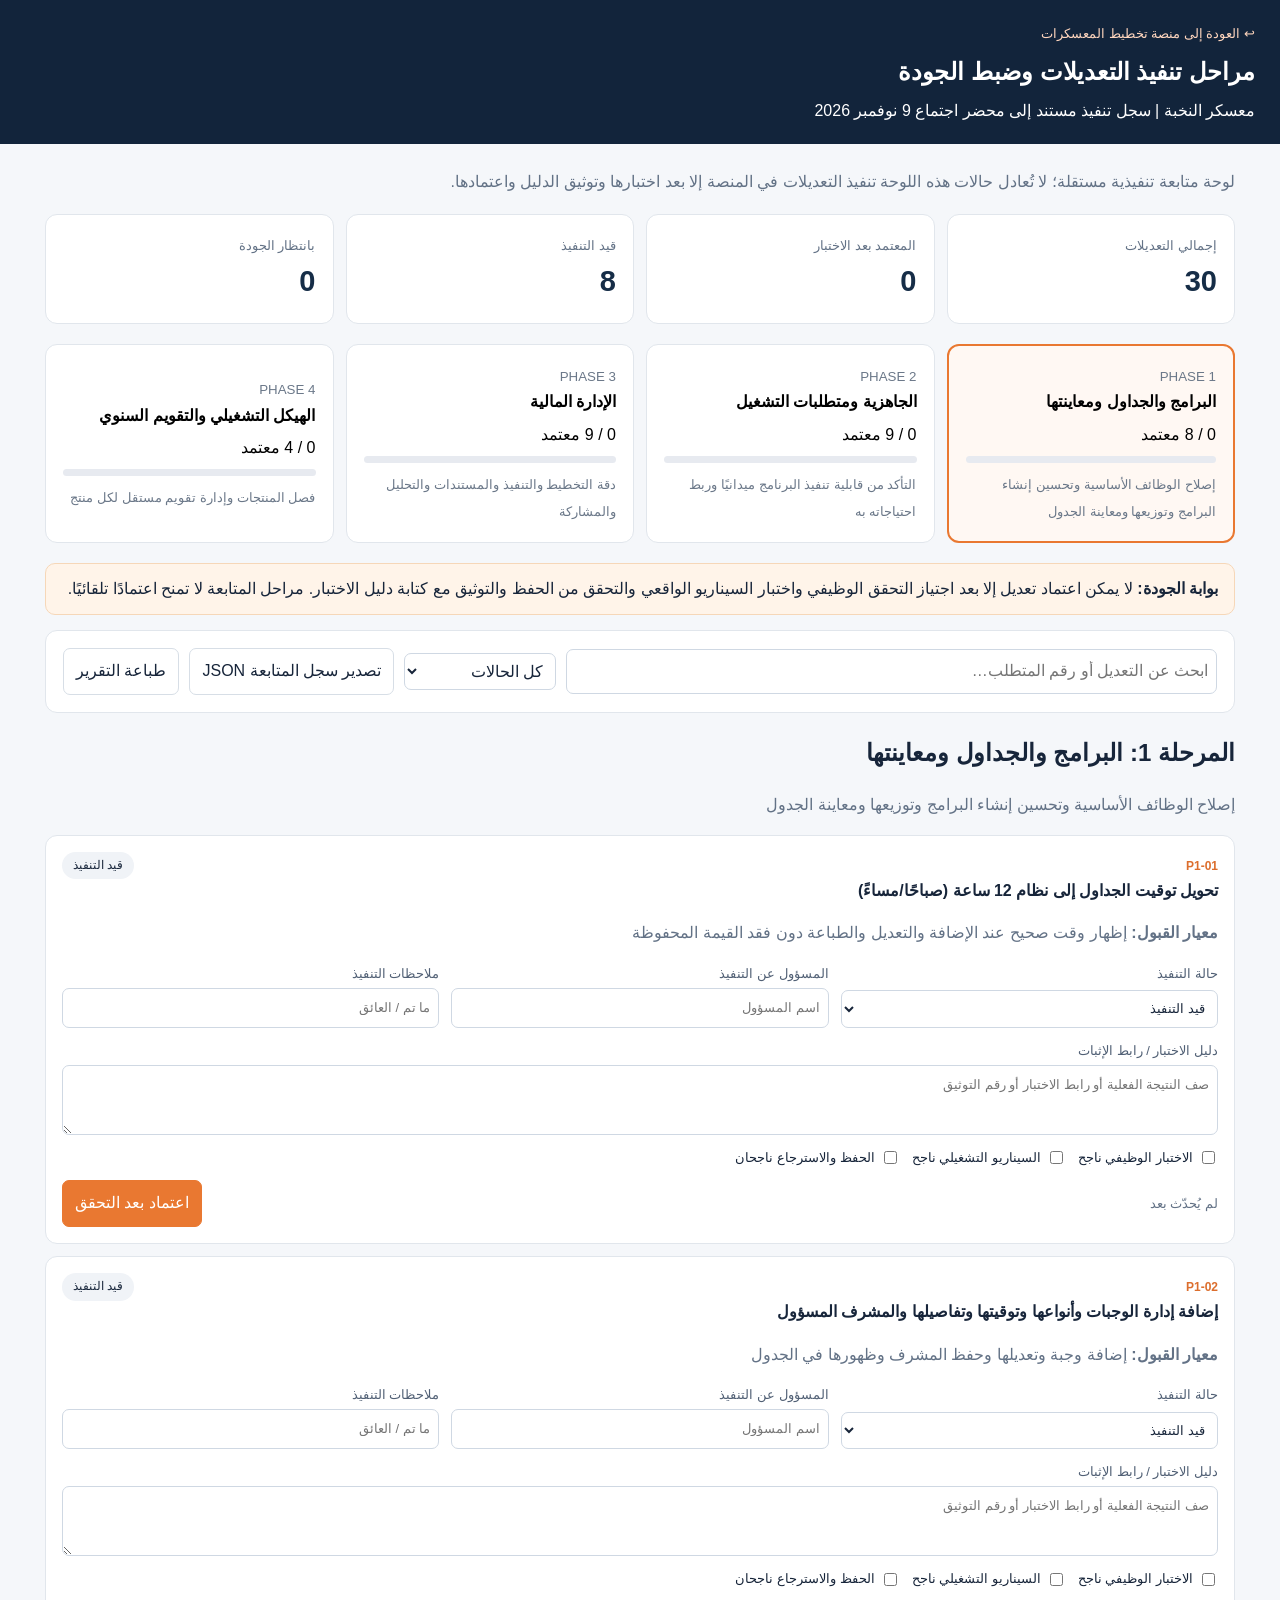
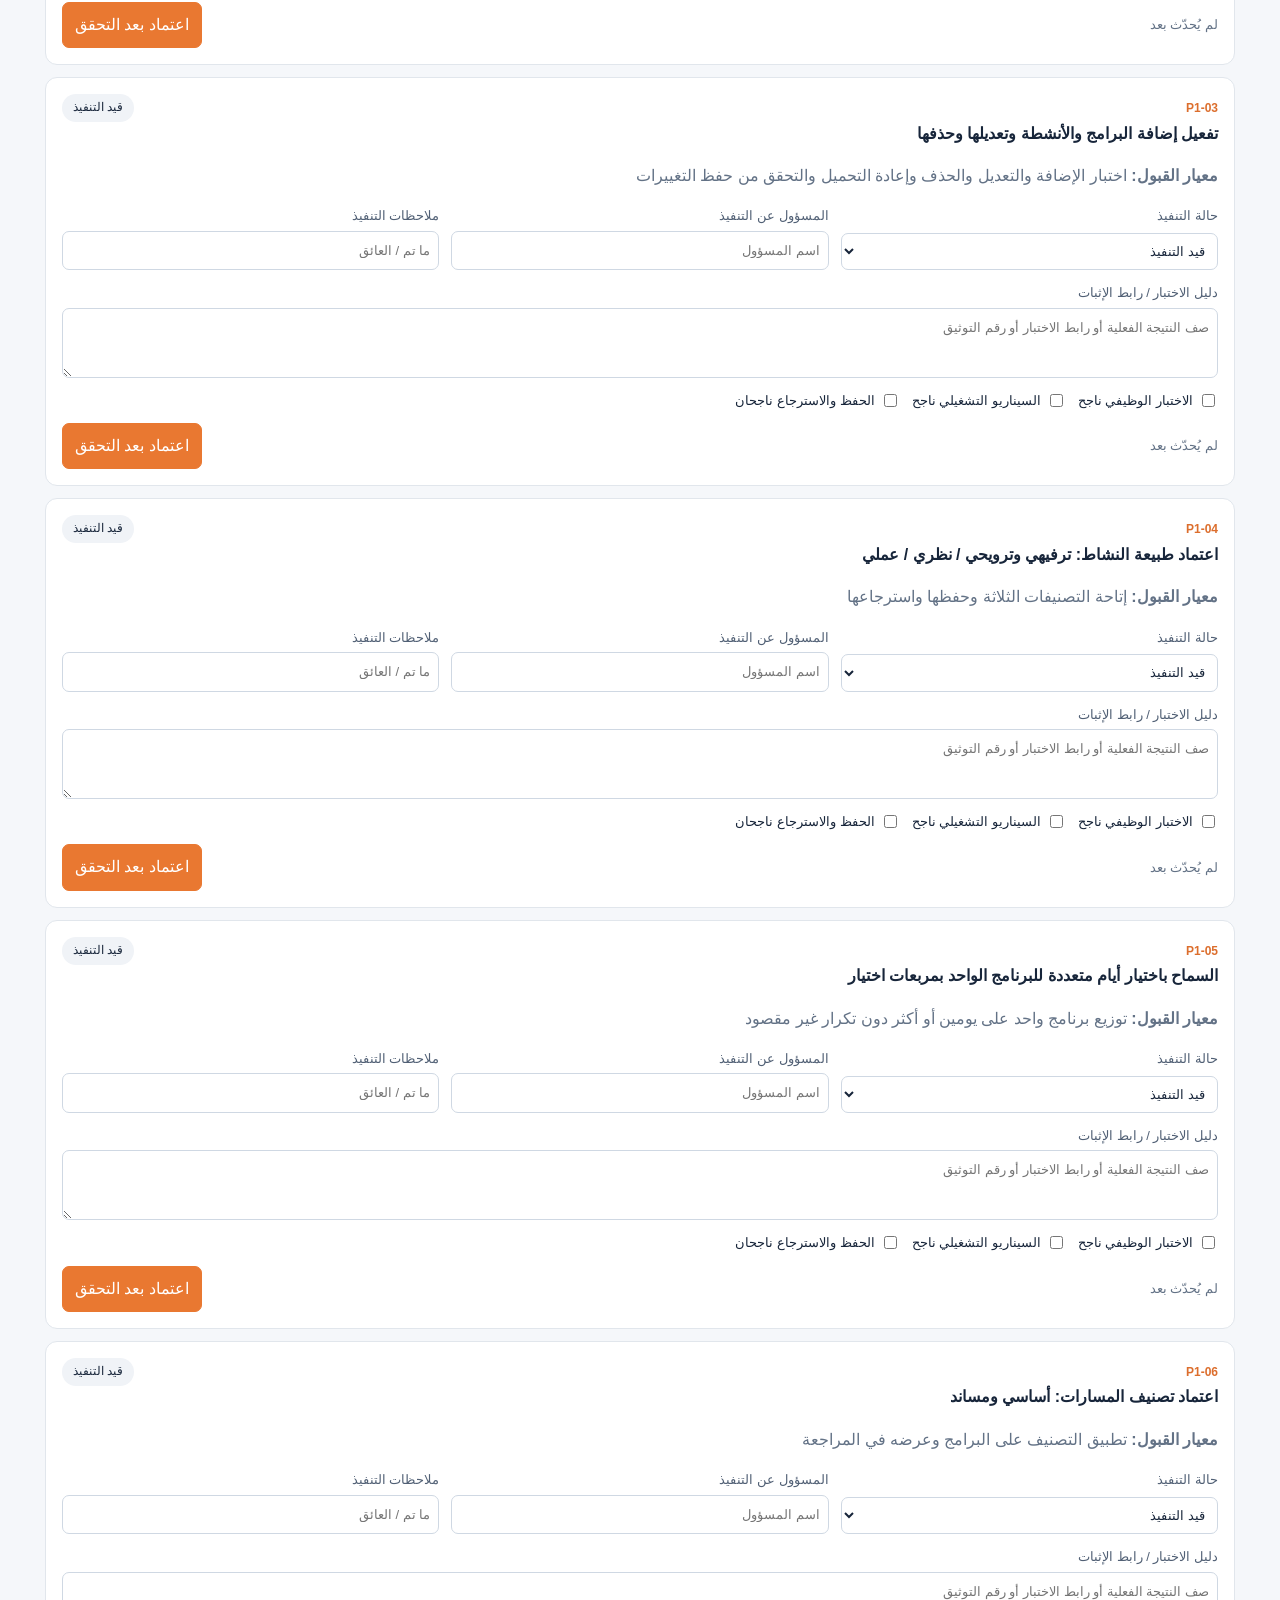
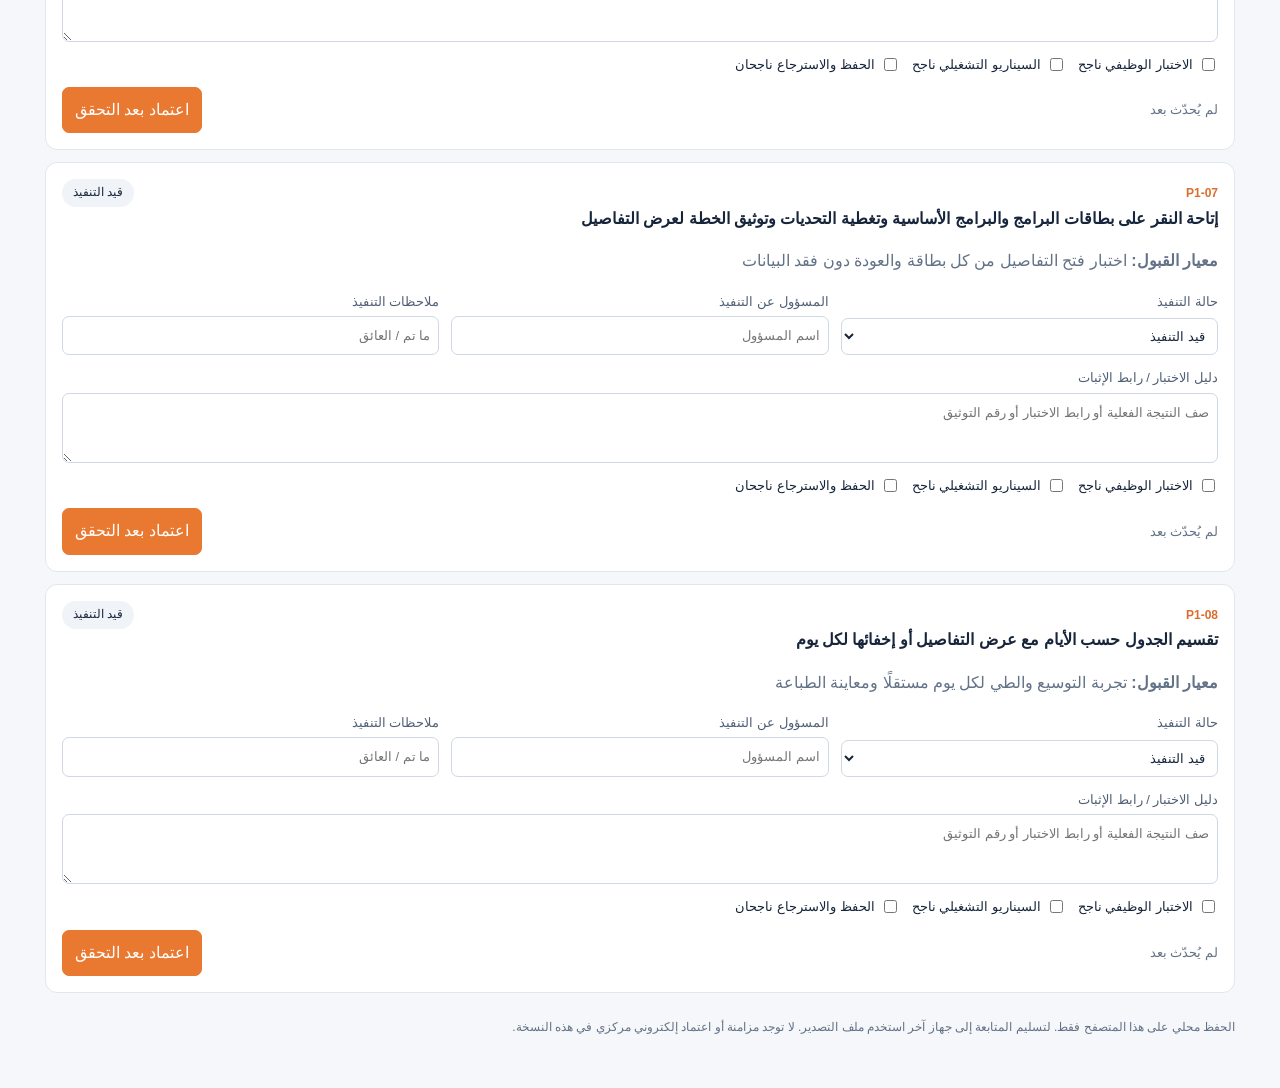
<file: execution-phases.html>
<!doctype html>
<html lang="ar" dir="rtl"><head><meta charset="utf-8"><meta name="viewport" content="width=device-width,initial-scale=1">
<title>مراحل تنفيذ التعديلات | معسكر النخبة</title>
<style>
:root{font-family:Tahoma,Arial,sans-serif;color:#17253a;background:#f5f7fa}*{box-sizing:border-box}body{margin:0;line-height:1.65}
header{background:#12243b;color:white;padding:20px max(22px,calc((100% - 1230px)/2))}header a{color:#ffd6be;text-decoration:none;font-size:13px}.title{font-size:24px;font-weight:700;margin:6px 0}
main{max-width:1230px;margin:25px auto;padding:0 20px}.muted{color:#637286}.intro{margin:0 0 18px}.grid{display:grid;grid-template-columns:repeat(4,1fr);gap:12px}.metric,.phase,.item,.toolbar{background:#fff;border:1px solid #e1e6ec;border-radius:12px;padding:17px}.metric strong{display:block;font-size:29px;color:#162d47}.metric small{color:#637286}.phases{display:grid;grid-template-columns:repeat(4,1fr);gap:12px;margin:20px 0}.phase{cursor:pointer;text-align:right;font:inherit}.phase.active{border:2px solid #e97831;background:#fff8f3}.phase b{display:block;margin-bottom:6px}.bar{height:7px;border-radius:10px;background:#e7eaf0;overflow:hidden;margin:8px 0}.bar span{display:block;height:100%;background:#e97831}.toolbar{display:flex;flex-wrap:wrap;align-items:center;gap:10px;margin-bottom:15px}.toolbar input,.toolbar select,.item select,.item input,.item textarea{font:inherit;border:1px solid #cfd8e3;border-radius:7px;padding:8px;background:#fff;color:#17253a;max-width:100%}.toolbar input{flex:1;min-width:180px}.toolbar button,.actions button,.item button{border:1px solid #d7dee6;border-radius:7px;padding:9px 12px;font:inherit;cursor:pointer;background:white;color:#17253a}.primary{background:#e97831!important;color:white!important;border-color:#e97831!important} .items{display:grid;gap:12px}.item{padding:16px}.itemtop{display:flex;justify-content:space-between;gap:12px;align-items:start}.item h3{font-size:16px;margin:0}.code{font-size:12px;color:#dc6e2d;font-weight:700}.pill{border-radius:20px;background:#f0f3f7;padding:4px 11px;font-size:12px;white-space:nowrap}.fields{display:grid;grid-template-columns:1fr 1fr 1fr;gap:12px;margin-top:12px}.fields label{display:grid;gap:4px;font-size:13px;color:#516075}.fields textarea{width:100%;min-height:70px;resize:vertical}.wide{grid-column:span 3}.qa{display:flex;flex-wrap:wrap;gap:12px;margin-top:12px;font-size:13px}.qa label{display:flex;align-items:center;gap:5px}.actions{display:flex;gap:8px;margin-top:12px;align-items:center;justify-content:space-between}.notice{background:#fff4e9;border:1px solid #f6d7b8;border-radius:10px;padding:12px 16px;margin:15px 0}.empty{padding:30px;background:white;border-radius:10px;text-align:center}.foot{font-size:12px;color:#637286;padding:25px 0}.phase small{color:#6b7889}@media(max-width:850px){.grid,.phases{grid-template-columns:repeat(2,1fr)}.fields{grid-template-columns:1fr}.wide{grid-column:span 1}}@media(max-width:520px){.grid,.phases{grid-template-columns:1fr}.itemtop{flex-direction:column}}@media print{header,.toolbar,.actions,.qa{display:none}main{max-width:none}.item{break-inside:avoid}.fields{grid-template-columns:repeat(3,1fr)}}
</style></head><body>
<header><a href="./index.html">↩ العودة إلى منصة تخطيط المعسكرات</a><div class="title">مراحل تنفيذ التعديلات وضبط الجودة</div><div>معسكر النخبة | سجل تنفيذ مستند إلى محضر اجتماع 9 نوفمبر 2026</div></header>
<main><p class="intro muted">لوحة متابعة تنفيذية مستقلة؛ لا تُعادل حالات هذه اللوحة تنفيذ التعديلات في المنصة إلا بعد اختبارها وتوثيق الدليل واعتمادها.</p>
<section class="grid" id="metrics"></section><section class="phases" id="phases"></section>
<div class="notice"><b>بوابة الجودة:</b> لا يمكن اعتماد تعديل إلا بعد اجتياز التحقق الوظيفي واختبار السيناريو الواقعي والتحقق من الحفظ والتوثيق مع كتابة دليل الاختبار. مراحل المتابعة لا تمنح اعتمادًا تلقائيًا.</div>
<div class="toolbar"><input id="search" type="search" placeholder="ابحث عن التعديل أو رقم المتطلب…"><select id="filter"><option value="all">كل الحالات</option><option value="not-started">لم يبدأ</option><option value="in-progress">قيد التنفيذ</option><option value="qa">بانتظار الجودة</option><option value="blocked">متعثر</option><option value="accepted">معتمد بعد الاختبار</option></select><button id="export">تصدير سجل المتابعة JSON</button><button onclick="window.print()">طباعة التقرير</button></div>
<div id="phaseheading"></div><section class="items" id="items"></section><div class="foot">الحفظ محلي على هذا المتصفح فقط. لتسليم المتابعة إلى جهاز آخر استخدم ملف التصدير. لا توجد مزامنة أو اعتماد إلكتروني مركزي في هذه النسخة.</div>
</main><script>
const PHASES=[{"title":"البرامج والجداول ومعاينتها","desc":"إصلاح الوظائف الأساسية وتحسين إنشاء البرامج وتوزيعها ومعاينة الجدول","items":[{"id":"P1-01","title":"تحويل توقيت الجداول إلى نظام 12 ساعة (صباحًا/مساءً)","accept":"إظهار وقت صحيح عند الإضافة والتعديل والطباعة دون فقد القيمة المحفوظة"},{"id":"P1-02","title":"إضافة إدارة الوجبات وأنواعها وتوقيتها وتفاصيلها والمشرف المسؤول","accept":"إضافة وجبة وتعديلها وحفظ المشرف وظهورها في الجدول"},{"id":"P1-03","title":"تفعيل إضافة البرامج والأنشطة وتعديلها وحذفها","accept":"اختبار الإضافة والتعديل والحذف وإعادة التحميل والتحقق من حفظ التغييرات"},{"id":"P1-04","title":"اعتماد طبيعة النشاط: ترفيهي وترويحي / نظري / عملي","accept":"إتاحة التصنيفات الثلاثة وحفظها واسترجاعها"},{"id":"P1-05","title":"السماح باختيار أيام متعددة للبرنامج الواحد بمربعات اختيار","accept":"توزيع برنامج واحد على يومين أو أكثر دون تكرار غير مقصود"},{"id":"P1-06","title":"اعتماد تصنيف المسارات: أساسي ومساند","accept":"تطبيق التصنيف على البرامج وعرضه في المراجعة"},{"id":"P1-07","title":"إتاحة النقر على بطاقات البرامج والبرامج الأساسية وتغطية التحديات وتوثيق الخطة لعرض التفاصيل","accept":"اختبار فتح التفاصيل من كل بطاقة والعودة دون فقد البيانات"},{"id":"P1-08","title":"تقسيم الجدول حسب الأيام مع عرض التفاصيل أو إخفائها لكل يوم","accept":"تجربة التوسيع والطي لكل يوم مستقلًا ومعاينة الطباعة"}],"id":1},{"title":"الجاهزية ومتطلبات التشغيل","desc":"التأكد من قابلية تنفيذ البرنامج ميدانيًا وربط احتياجاته به","items":[{"id":"P2-01","title":"إسناد البرنامج إلى أكثر من مدرب مع إظهار الأسماء","accept":"إسناد مدربين أو أكثر وحفظ الأسماء وعرضها في المراجعة"},{"id":"P2-02","title":"إيضاح الحاجة إلى متطلبات الأمن والسلامة لكل برنامج","accept":"عرض السبب ومتطلب السلامة وربطه بالبرنامج الصحيح"},{"id":"P2-03","title":"تفسير متطلبات المساحات الخارجية والأعداد المعروضة","accept":"توضيح احتساب العدد وعرض البرامج التي تحتاج مساحة خارجية"},{"id":"P2-04","title":"ربط الأدوات والمطبوعات بالبرامج ذات الصلة","accept":"تحديد البرامج المرتبطة لكل أداة ومطبوعة وحفظ العلاقة"},{"id":"P2-05","title":"تفصيل النقل وبيان البرامج والمشاركين المرتبطين به","accept":"إظهار الحاجة للنقل والبرامج والمشاركين المرتبطين"},{"id":"P2-06","title":"جعل المتطلبات التشغيلية مرنة وقابلة للإضافة والتعديل والحذف","accept":"إضافة متطلب مخصص وتعديله وحذفه مع حفظ الحالة"},{"id":"P2-07","title":"تطوير نموذج إضافة المتطلب التشغيلي وتفصيل حقوله","accept":"التحقق من الحقول الإلزامية والتفاصيل وإعادة تحريرها"},{"id":"P2-08","title":"إضافة زر للعودة إلى الجدول من صفحة الجاهزية","accept":"العودة للجدول الصحيح دون فقد التعديلات"},{"id":"P2-09","title":"فصل تدقيق الجاهزية التشغيلية عن زر الفحص وجعله خطوة مستقلة","accept":"التحقق من وجود خطوتين منفصلتين ونتائج واضحة لكل منهما"}],"id":2},{"title":"الإدارة المالية","desc":"دقة التخطيط والتنفيذ والمستندات والتحليل والمشاركة","items":[{"id":"P3-01","title":"فصل نافذة المصروفات إلى تبويبي التخطيط والتنفيذ","accept":"فصل البيانات المخططة عن الفعلية واختبار التنقل والحفظ"},{"id":"P3-02","title":"إيضاح اسم المصروف وتصنيفه وكميته وسعر الوحدة","accept":"التأكد من حقول المصروف وحساب الإجمالي بشكل صحيح"},{"id":"P3-03","title":"إظهار آلية احتساب التكلفة في التخطيط فقط","accept":"عرض طريقة الحساب في التخطيط وإخفاؤها في التنفيذ"},{"id":"P3-04","title":"إضافة خيار احتساب ضريبة القيمة المضافة أو عدم احتسابها","accept":"مقارنة إجمالي الحساب في الحالتين دون تكرار الضريبة"},{"id":"P3-05","title":"إرفاق الفواتير وربطها بالمصروفات الفعلية","accept":"رفع مستند واسترجاعه من المصروف الصحيح والتحقق من استمراره"},{"id":"P3-06","title":"معالجة تداخل صفحة الإيرادات والتحصيل مع الملخص التنفيذي","accept":"اختبار أحجام الشاشة والتنقل وعدم تداخل العناصر"},{"id":"P3-07","title":"إظهار تفاصيل المراجع والالتزامات الناقصة في الاعتماد والمتابعة","accept":"عرض كل نقص مع المرجع المطلوب والجهة أو البند المرتبط"},{"id":"P3-08","title":"تصحيح تصنيف المصروفات في تحليل التكلفة حسب البند","accept":"مطابقة المجاميع مع السجلات المصدرية والفئات"},{"id":"P3-09","title":"تفعيل إرسال الملفات ومشاركتها فعليًا","accept":"تجربة تصدير ومشاركة حقيقية والتحقق من الملف الناتج"}],"id":3},{"title":"الهيكل التشغيلي والتقويم السنوي","desc":"فصل المنتجات وإدارة تقويم مستقل لكل منتج","items":[{"id":"P4-01","title":"تغيير «الإدارة المالية للمعسكرات» إلى «الإدارة المالية»","accept":"التحقق من الاسم الجديد في التنقل والعناوين"},{"id":"P4-02","title":"تقسيم الإدارة المالية إلى: معسكرات النخبة، أيام النخبة، الأكاديمية","accept":"اختبار استقلال البيانات والتقارير لكل منتج"},{"id":"P4-03","title":"إعداد ثلاثة تقويمات مستقلة مرتبطة بهذه المنتجات","accept":"اختبار التبديل والتصفية والحفظ لكل تقويم"},{"id":"P4-04","title":"دعم الجدولة الموسمية للمعسكرات، والجمعة الشهرية لأيام النخبة (8 ساعات)، والأكاديمية من الأحد إلى الأربعاء (3 ساعات يوميًا)، مع استثناءات الاختبارات والأعياد","accept":"اختبار ثلاث قواعد جدولة واستثناء اختبار وعيد دون إنشاء أحداث مخالفة"}],"id":4}];
const KEY="elite-camp-execution-phases-v1";
let store={};try{store=JSON.parse(localStorage.getItem(KEY)||"{}")||{}}catch(e){store={}}
let selected=0;const labels={"not-started":"لم يبدأ","in-progress":"قيد التنفيذ","qa":"بانتظار الجودة","blocked":"متعثر","accepted":"معتمد بعد الاختبار"};
const q=s=>document.querySelector(s);const esc=s=>String(s??"").replace(/[&<>"']/g,x=>({"&":"&amp;","<":"&lt;",">":"&gt;",'"':"&quot;","'":"&#39;"}[x]));
function all(){return PHASES.flatMap(p=>p.items)}function get(id){return store[id]||{status:id.startsWith("P1-")?"in-progress":"not-started",owner:"",notes:"",evidence:"",functional:false,scenario:false,persistence:false}}
function save(id,field,value){const old=get(id);const updated={...old,[field]:value,updatedAt:new Date().toISOString()};if(field==="status"&&value==="accepted"){if(!(updated.functional&&updated.scenario&&updated.persistence&&updated.evidence.trim())){alert("الاعتماد يتطلب اجتياز اختبارات الجودة الثلاثة وتوثيق دليل الاختبار.");return false}}if(updated.status==="accepted"&&!(updated.functional&&updated.scenario&&updated.persistence&&String(updated.evidence||"").trim()))updated.status="qa";store[id]=updated;localStorage.setItem(KEY,JSON.stringify(store));render();return true}
function render(){const a=all(),n=a.length,accepted=a.filter(x=>get(x.id).status==="accepted").length,qa=a.filter(x=>get(x.id).status==="qa").length,progress=a.filter(x=>get(x.id).status==="in-progress").length;
q("#metrics").innerHTML=[["إجمالي التعديلات",n],["المعتمد بعد الاختبار",accepted],["قيد التنفيذ",progress],["بانتظار الجودة",qa]].map(x=>'<div class="metric"><small>'+x[0]+'</small><strong>'+x[1]+'</strong></div>').join("");
q("#phases").innerHTML=PHASES.map((p,i)=>{let done=p.items.filter(x=>get(x.id).status==="accepted").length;return '<button class="phase '+(selected===i?"active":"")+'" data-phase="'+i+'"><small>PHASE '+(i+1)+'</small><b>'+esc(p.title)+'</b><div>'+done+' / '+p.items.length+' معتمد</div><div class="bar"><span style="width:'+(done/p.items.length*100)+'%"></span></div><small>'+esc(p.desc)+'</small></button>'}).join("");
const p=PHASES[selected];q("#phaseheading").innerHTML='<h2>المرحلة '+(selected+1)+': '+esc(p.title)+'</h2><p class="muted">'+esc(p.desc)+'</p>';
const term=q("#search").value.trim(),f=q("#filter").value;
const items=p.items.filter(x=>(!term||(x.title+" "+x.id+" "+x.accept).includes(term))&&(f==="all"||get(x.id).status===f));
q("#items").innerHTML=items.length?items.map(x=>{const v=get(x.id);return '<article class="item"><div class="itemtop"><div><span class="code">'+x.id+'</span><h3>'+esc(x.title)+'</h3></div><span class="pill">'+labels[v.status]+'</span></div><p class="muted"><b>معيار القبول:</b> '+esc(x.accept)+'</p><div class="fields"><label>حالة التنفيذ<select data-id="'+x.id+'" data-field="status">'+Object.entries(labels).map(([k,s])=>'<option value="'+k+'" '+(k===v.status?"selected":"")+'>'+s+'</option>').join("")+'</select></label><label>المسؤول عن التنفيذ<input data-id="'+x.id+'" data-field="owner" value="'+esc(v.owner)+'" placeholder="اسم المسؤول"></label><label>ملاحظات التنفيذ<input data-id="'+x.id+'" data-field="notes" value="'+esc(v.notes)+'" placeholder="ما تم / العائق"></label><label class="wide">دليل الاختبار / رابط الإثبات<textarea data-id="'+x.id+'" data-field="evidence" placeholder="صف النتيجة الفعلية أو رابط الاختبار أو رقم التوثيق">'+esc(v.evidence)+'</textarea></label></div><div class="qa"><label><input type="checkbox" data-id="'+x.id+'" data-field="functional" '+(v.functional?"checked":"")+'> الاختبار الوظيفي ناجح</label><label><input type="checkbox" data-id="'+x.id+'" data-field="scenario" '+(v.scenario?"checked":"")+'> السيناريو التشغيلي ناجح</label><label><input type="checkbox" data-id="'+x.id+'" data-field="persistence" '+(v.persistence?"checked":"")+'> الحفظ والاسترجاع ناجحان</label></div><div class="actions"><small class="muted">'+(v.updatedAt?"آخر تحديث: "+new Date(v.updatedAt).toLocaleString("ar-SA"):"لم يُحدّث بعد")+'</small><button class="primary" data-approve="'+x.id+'" '+(v.status==="accepted"?"disabled":"")+'>اعتماد بعد التحقق</button></div></article>'}).join(""):'<div class="empty">لا توجد تعديلات مطابقة للبحث.</div>';
document.querySelectorAll("[data-phase]").forEach(b=>b.onclick=()=>{selected=Number(b.dataset.phase);render()});
document.querySelectorAll("[data-field]").forEach(el=>{el.onchange=()=>save(el.dataset.id,el.dataset.field,el.type==="checkbox"?el.checked:el.value)});
document.querySelectorAll("[data-approve]").forEach(b=>b.onclick=()=>save(b.dataset.approve,"status","accepted"));
}
q("#search").oninput=render;q("#filter").onchange=render;
q("#export").onclick=()=>{const blob=new Blob([JSON.stringify({title:"معسكر النخبة - سجل التنفيذ",source:"محضر اجتماع 2026-11-09",exportedAt:new Date().toISOString(),phases:PHASES,tracking:store},null,2)],{type:"application/json;charset=utf-8"});const u=URL.createObjectURL(blob),a=document.createElement("a");a.href=u;a.download="elite-camp-execution-tracker.json";a.click();setTimeout(()=>URL.revokeObjectURL(u),1000)};
render();
</script></body></html>
</file>
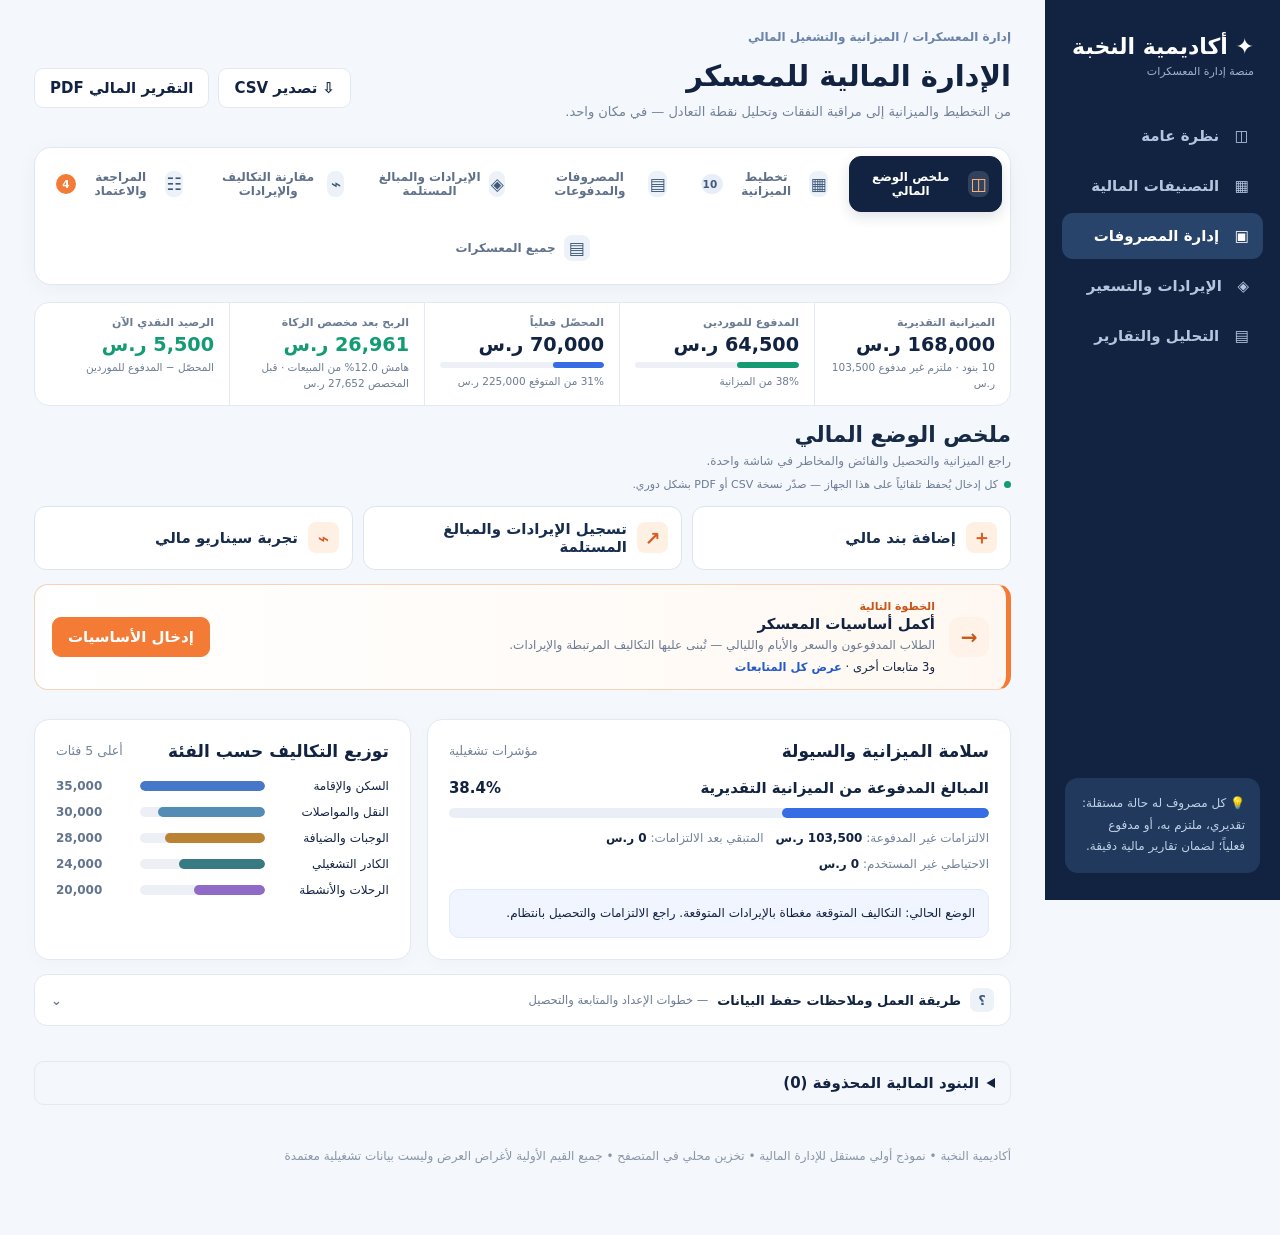
<file: finance-exact.html>
<!doctype html><html lang="ar" dir="rtl"><head><meta charset="utf-8"><meta name="viewport" content="width=device-width,initial-scale=1"><title>أكاديمية النخبة | الإدارة المالية للمعسكر</title><style>
.fx-fin-bridge{display:grid;gap:8px;border-top:1px solid var(--line);margin-top:12px;padding-top:10px}.fx-fin-bridge>span{display:flex;justify-content:space-between;gap:12px;font-size:12px;color:var(--muted)}.fx-fin-bridge b{color:var(--navy);font-size:14px}

@import url('https://fonts.googleapis.com/css2?family=Tajawal:wght@400;500;600;700;800&display=swap');
:root{--navy:#122342;--navy2:#1b3659;--bg:#f4f7fb;--line:#e3e9f2;--muted:#72829a;--blue:#376de4;--green:#139b73;--orange:#ed9834;--red:#d95462}*{box-sizing:border-box}body{margin:0;font-family:Tajawal,system-ui,Arial,sans-serif;background:var(--bg);color:var(--navy);font-size:15px}button,input,select{font:inherit}button{cursor:pointer}aside{position:fixed;right:0;top:0;bottom:0;width:235px;background:var(--navy);color:white;padding:26px 17px;z-index:10}aside .brand{font-size:22px;font-weight:800;margin:8px 9px 6px}aside .desc{font-size:11px;color:#9eb2d3;margin:0 9px 35px}aside nav a{display:flex;align-items:center;gap:11px;padding:14px;margin:4px 0;border-radius:11px;text-decoration:none;color:#b4c6de;font-weight:600}aside nav a.active{background:#28446b;color:white}aside .side-note{position:absolute;bottom:27px;right:20px;left:20px;padding:15px;background:#20395c;border-radius:13px;font-size:12px;line-height:1.8;color:#bfd2e8}main{margin-right:235px;padding:30px 34px 60px;max-width:1880px}.eyebrow{font-size:12px;font-weight:700;color:#6983aa}.heading{display:flex;align-items:center;justify-content:space-between;gap:12px;margin:9px 0 24px}.heading h1{font-size:29px;line-height:1.25;margin:5px 0 7px}.sub{color:var(--muted);font-size:13px;margin:0;line-height:1.7}.actions{display:flex;gap:9px;flex-wrap:wrap}.btn{border:1px solid var(--line);background:white;color:var(--navy);border-radius:9px;padding:10px 15px;font-weight:700;white-space:nowrap}.btn.primary{border-color:var(--blue);background:var(--blue);color:white}.btn.sm{font-size:12px;padding:7px 11px}.btn:hover{filter:brightness(.97)}.stats{display:grid;grid-template-columns:repeat(4,1fr);gap:15px}.stat,.panel,.cat{background:#fff;border:1px solid var(--line);border-radius:15px;box-shadow:0 3px 18px #11254306}.stat{padding:20px;min-height:135px;position:relative;overflow:hidden}.stat:before{content:'';height:4px;width:100%;position:absolute;top:0;right:0;background:var(--accent,var(--blue))}.stat .stitle{font-weight:700;color:#78869a;font-size:13px}.stat .num{font-size:28px;font-weight:800;margin:15px 0 6px;direction:ltr;text-align:right}.stat .help{font-size:12px;color:#8997ab}.stat .tiny{font-size:10px;color:#8c9db1}.mid{display:grid;grid-template-columns:1.55fr 1fr;gap:16px;margin-top:17px}.panel{padding:21px}.panel-header{display:flex;justify-content:space-between;align-items:center;gap:10px;margin-bottom:18px}.panel h2{font-size:17px;margin:0;font-weight:800}.panel-header small{color:var(--muted)}.progress{height:10px;background:#e9eef7;border-radius:99px;overflow:hidden}.progress>span{display:block;height:100%;background:var(--blue);border-radius:99px;transition:width .25s}.between{display:flex;justify-content:space-between;align-items:center}.metric-line{display:flex;gap:12px;flex-wrap:wrap;color:var(--muted);font-size:12px;margin:13px 0 18px}.metric-line b{color:var(--navy)}.callout{background:#f0f5ff;border:1px solid #e0eaff;padding:13px;border-radius:10px;font-size:12px;line-height:1.8}.callout.warn{background:#fff7e9;border-color:#ffecd0}.chartlist{display:grid;gap:12px}.chartrow{display:grid;grid-template-columns:115px 1fr 75px;align-items:center;gap:9px;font-size:12px}.chartrow .bar{height:10px;border-radius:10px;background:#ecf0f6;overflow:hidden}.chartrow .bar i{display:block;height:100%;border-radius:10px}.chartrow .v{direction:ltr;text-align:left;color:#62748e;font-weight:700}.section-title{display:flex;justify-content:space-between;align-items:center;gap:10px;margin:32px 0 14px}.section-title h2{margin:0;font-size:21px}.section-title p{font-size:12px;color:var(--muted);margin:6px 0 0}.categories{display:grid;grid-template-columns:repeat(5,minmax(0,1fr));gap:13px}.cat{padding:16px;cursor:pointer;transition:transform .15s,border-color .15s;min-height:176px}.cat:hover{transform:translateY(-2px);border-color:#a8bbef}.cat .symbol{width:38px;height:38px;display:flex;align-items:center;justify-content:center;background:var(--tint,#eef2ff);color:var(--tone,var(--blue));font-size:20px;border-radius:10px}.cat h3{margin:12px 0 4px;font-size:14px}.cat .micro{font-size:11px;line-height:1.6;color:#8090a4;min-height:31px}.cat .money{font-size:18px;font-weight:800;margin-top:12px}.cat .count{color:#8593a4;font-size:11px}.cat .progress{margin-top:8px;height:6px}.cat .progress span{background:var(--tone,var(--blue))}.cat.selected{outline:2px solid #7397e6;outline-offset:0}.grid2{display:grid;grid-template-columns:1.25fr 1fr;gap:16px;margin-top:17px}.table-wrap{overflow:auto}table{width:100%;border-collapse:collapse;text-align:right;white-space:nowrap}th{color:#8291a5;font-size:12px;font-weight:700;padding:12px 9px;border-bottom:1px solid var(--line);background:#f8fafd}td{padding:13px 9px;border-bottom:1px solid #eef1f6;font-size:13px}tr:last-child td{border-bottom:0}.pill{padding:5px 9px;font-size:11px;border-radius:30px;background:#edf2fa;color:#486281;font-weight:700}.pill.paid{background:#e4f7f0;color:#137c59}.pill.committed{background:#fff3dd;color:#9b6819}.pill.estimated{background:#eaf0ff;color:#436cc1}.empty{text-align:center;padding:28px;color:#8494a7;font-size:13px}.field{display:flex;flex-direction:column;gap:6px;font-size:12px;font-weight:700;color:#536780}input,select{background:white;border:1px solid #dce4ef;border-radius:9px;padding:11px;color:var(--navy);width:100%;outline-color:#7197e7;min-width:0}input[type=number]{direction:ltr;text-align:right}.form-grid{display:grid;grid-template-columns:repeat(2,1fr);gap:12px}.summary-box{border-radius:11px;background:#f0f5fe;padding:17px;margin-top:15px}.summary-box strong{display:block;font-size:24px;margin:7px 0}.small{font-size:11px;color:#8291a5;line-height:1.7}.divider{height:1px;background:var(--line);margin:16px 0}.filters{display:flex;gap:7px;flex-wrap:wrap}.filter{border:1px solid var(--line);border-radius:8px;background:white;padding:7px 11px;font-size:12px}.filter.active{background:#eaf1ff;border-color:#b3c9fa;color:#245bc8}.footer{font-size:12px;color:#8996a8;margin-top:26px}.modal-shell{position:fixed;inset:0;background:#0c1d35aa;display:none;align-items:center;justify-content:center;z-index:99;padding:15px}.modal-shell.open{display:flex}.modal{width:min(600px,100%);max-height:94vh;overflow:auto;background:white;border-radius:18px;padding:25px;box-shadow:0 20px 70px #0004}.modal h2{margin:0 0 6px}.modal .form-grid{margin:18px 0}.modal .actions{justify-content:flex-start;margin-top:20px}.notice{font-size:12px;color:#9c6930;background:#fff7e9;border-radius:9px;padding:10px}.del{border:0;background:#fff0f0;color:#be4050;border-radius:7px;padding:5px 8px}.toggle-menu{display:none}.tag{font-size:11px;padding:4px 8px;border-radius:7px;background:#eaf1ff;color:#4267bc}.quicknav{display:flex;gap:8px;flex-wrap:wrap;margin-top:7px}.quicknav a{border:1px solid #dfe7f5;background:white;border-radius:8px;padding:8px 10px;font-size:12px;color:#4b6488;text-decoration:none}.banner{display:flex;gap:8px;align-items:center;background:#e9f3ff;border:1px solid #d2e5ff;border-radius:10px;color:#3b6092;padding:11px;font-size:12px;margin-bottom:17px}.checkbox-label{display:flex;align-items:center;gap:8px;font-size:12px}.checkbox-label input{width:auto}
@media(max-width:1350px){.categories{grid-template-columns:repeat(3,minmax(0,1fr))}.stats{grid-template-columns:repeat(2,1fr)}}@media(max-width:850px){aside{display:none}main{margin:0;padding:20px 14px}.mid,.grid2{grid-template-columns:1fr}.categories{grid-template-columns:repeat(2,minmax(0,1fr))}.heading{align-items:flex-start;flex-direction:column}.chartrow{grid-template-columns:95px 1fr 65px}.stat .num{font-size:23px}}@media(max-width:480px){.categories{grid-template-columns:1fr 1fr;gap:8px}.cat{padding:12px}.stats{gap:8px}.stat{padding:13px;min-height:116px}.stat .num{font-size:20px}.form-grid{grid-template-columns:1fr}.panel{padding:15px}}
/* Embedded mode is controlled by the finance URL, not parent script timing. */
html.finance-embedded aside{display:none!important}
html.finance-embedded main{margin:0!important;padding:30px 34px 60px!important;max-width:none!important;width:100%!important}
html.finance-embedded body{overflow-x:hidden}
@media(max-width:850px){html.finance-embedded main{padding:20px 14px 50px!important}}
/* Camp Planner typography reference: compact Arabic hierarchy */
html.finance-embedded body{font-family:Tahoma,"Segoe UI",Arial,sans-serif;font-size:13px;line-height:1.7}
html.finance-embedded .heading h1{font-size:23px;font-weight:800;line-height:1.4}
html.finance-embedded .eyebrow{font-size:11px}
html.finance-embedded .sub{font-size:12px}
html.finance-embedded .stat .stitle{font-size:11px}
html.finance-embedded .stat .num{font-size:23px}
html.finance-embedded .panel h2{font-size:15px}
html.finance-embedded .section-title h2{font-size:18px}
html.finance-embedded .cat h3{font-size:13px}
html.finance-embedded .cat .money{font-size:16px}
html.finance-embedded .btn{font-size:12px;padding:8px 12px}
html.finance-embedded .field{font-size:11px}
html.finance-embedded table td{font-size:12px}
html.finance-embedded .cat .micro{font-size:10px}
.fx-intelligence{margin-top:20px}.fx-tabs{display:flex;flex-wrap:wrap;gap:7px;margin:0 0 12px}
.fx-tabs button{border:1px solid #e3e9f2;background:#fff;padding:8px 12px;border-radius:8px;color:#536780;font-size:12px;font-weight:700}
.fx-tabs button.active{background:#eaf0ff;color:#245bc8;border-color:#b3c9fa}
.fx-view{display:none}.fx-view.active{display:block}.fx-note{color:#77879c;font-size:11px;line-height:1.9;margin:8px 0}
.fx-scroller{overflow-x:auto}.fx-scroller table{min-width:740px}
.fx-figures{display:grid;grid-template-columns:repeat(4,minmax(0,1fr));gap:10px;margin:12px 0}
.fx-figures>div{padding:13px;border-radius:10px;background:#f1f5fb}
.fx-figures small{color:#75859a;font-size:11px;display:block}.fx-figures strong{font-size:18px;display:block;margin-top:5px}
.fx-flag{display:inline-block;background:#fff1d5;color:#936320;padding:4px 8px;border-radius:6px;font-size:11px}
.fx-controlrow{display:flex;align-items:end;gap:10px;flex-wrap:wrap;margin:12px 0}.fx-controlrow .field{max-width:210px}
.fx-highlight{background:#f2f6fc;border:1px solid #e3e9f2;border-radius:10px;padding:12px;font-size:12px}
.fx-bad{color:#bd3d4e}.fx-good{color:#13815d}
@media(max-width:800px){.fx-figures{grid-template-columns:repeat(2,minmax(0,1fr))}}

.fin-reference-wrap{margin:20px 0;border:1px dashed var(--line);background:#f9fbfe;border-radius:12px;padding:12px}.fin-reference-wrap>summary{font-size:12px;font-weight:800;color:#45668e;cursor:pointer;padding:5px}.fin-reference-wrap .fx-intelligence{margin-top:12px}

/* Embedded camp financial workflows are inline rather than viewport-centered iframe modals. */
html.finance-embedded .modal-shell{position:static;inset:auto;background:transparent;z-index:auto;padding:0;margin:14px 0;align-items:stretch;justify-content:stretch}
html.finance-embedded .modal-shell.open{display:block}
html.finance-embedded .modal-shell .modal{width:100%;max-width:none;max-height:none;overflow:visible;border:1px solid #bfd1ed;border-radius:14px;box-shadow:0 5px 20px #1125430a;padding:22px}
html.finance-embedded .modal-shell .modal h2{font-size:18px}
.finance-step-guide{border:1px solid var(--line);background:#fff;border-radius:12px;padding:16px;margin:14px 0}
.finance-step-guide h3{font-size:15px;margin:0 0 7px}
.finance-step-guide .details{font-size:12px;color:var(--muted);line-height:1.9}
.finance-step-guide ol{margin:10px 0;padding-inline-start:24px;font-size:12px;line-height:1.9}
.finance-step-guide a{color:#245bc8;text-decoration:none}
.finance-step-guide .actions{margin:11px 0 0}
.finance-flow-current{border-color:#7299e6!important;box-shadow:0 0 0 2px #dfe9ff!important}
.finance-entry-heading{display:flex;justify-content:space-between;align-items:center;gap:10px}
.finance-step-guide:target{outline:2px solid #98b8ee;scroll-margin-top:24px}
@media(max-width:600px){html.finance-embedded .modal-shell .modal{padding:14px}.finance-step-guide{padding:12px}}

/* Practical per-camp financial entry */
.finance-workflow{margin:18px 0;display:grid;grid-template-columns:repeat(3,minmax(0,1fr));gap:12px}
.finance-workflow .flow-step{border:1px solid var(--line);background:#fff;padding:15px;border-radius:12px;min-width:0}
.finance-workflow .flow-step b{display:block;font-size:13px;margin-bottom:4px}
.finance-workflow .flow-step p{font-size:11px;color:var(--muted);line-height:1.7;min-height:36px}
.finance-workflow .flow-step button{margin-top:9px}
.finance-empty-warning{border:1px dashed #bad0ed;background:#f7faff;padding:13px;border-radius:10px;font-size:12px;color:#496485;margin:10px 0}
.fin-meta{font-size:10px;color:var(--muted);margin-top:4px;white-space:normal;line-height:1.5}
.fin-row-actions{display:flex;gap:5px;flex-wrap:wrap}
.fin-row-actions button{border:1px solid var(--line);background:#fff;border-radius:7px;padding:5px 8px;font-size:11px;color:var(--navy)}
.fin-row-actions .del{color:#b3414a}
.finance-ledger{margin-top:14px}
.finance-ledger td,.finance-ledger th{font-size:11px}
.fin-helper{display:block;font-weight:400;color:var(--muted);line-height:1.6;font-size:10px}
.fin-entry-modal{width:min(730px,100%)}
.fin-entry-modal textarea{font:inherit;width:100%;border:1px solid #dce4ef;border-radius:9px;padding:10px;resize:vertical;min-height:58px}
.finance-notice{background:#fff8ed;border:1px solid #f2debc;padding:12px;border-radius:9px;color:#775323;font-size:11px;line-height:1.8;margin:9px 0}
@media(max-width:900px){.finance-workflow{grid-template-columns:1fr}}

/* Executive financial report, printable RTL and designed for decision makers */
.report-sheet{margin:18px 0;background:white;border:1px solid #dbe4f0;border-radius:15px;padding:30px;color:#142540;direction:rtl;box-shadow:0 8px 30px #1629450b}
.report-sheet[hidden]{display:none!important}
.report-sheet .report-actions{display:flex;gap:9px;justify-content:flex-end;flex-wrap:wrap;margin-bottom:20px}
.report-brand{display:flex;align-items:center;justify-content:space-between;gap:20px;border-bottom:3px solid #1a3354;padding-bottom:20px}
.report-brand strong{font-size:25px;font-weight:800}.report-brand small{display:block;font-size:11px;color:#60728f;margin-top:6px}
.report-brand .report-mark{background:#142947;color:white;padding:15px 18px;border-radius:12px;font-weight:800}
.report-metadata{display:flex;flex-wrap:wrap;gap:16px;color:#63738b;font-size:11px;margin:16px 0 22px}
.report-sheet h2{font-size:17px!important;margin:26px 0 12px;padding-bottom:7px;border-bottom:1px solid #dfe7f0}
.report-sheet h3{font-size:13px;margin:13px 0 8px}
.report-intro{color:#5b6c83;font-size:12px;line-height:1.85}
.report-metrics{display:grid;grid-template-columns:repeat(4,minmax(0,1fr));gap:10px;margin-top:15px}
.report-metric{border:1px solid #dde6f1;background:#f7f9fc;border-radius:9px;padding:13px}
.report-metric span{font-size:10px;display:block;color:#667996;line-height:1.6}
.report-metric b{font-size:17px;display:block;margin-top:7px;white-space:nowrap}
.report-table-wrap{overflow-x:auto}
.report-sheet table{border-collapse:collapse;width:100%;font-size:11px;min-width:520px}
.report-sheet th{background:#eaf0f8;color:#18304f;text-align:right;padding:10px 9px;border-bottom:1px solid #cbd8e8}
.report-sheet td{padding:10px 9px;border-bottom:1px solid #e5ebf2;vertical-align:top;line-height:1.7}
.report-sheet tr:nth-child(even) td{background:#fafbfd}
.report-sheet .report-subtotal td{font-weight:800;background:#edf2fa}
.report-good{color:#14835f}.report-risk{color:#b54c42}
.report-note{font-size:11px;line-height:1.9;color:#52637b;background:#f2f6fc;border-radius:9px;padding:12px;margin:14px 0}
.report-alert{background:#fff6e7;border:1px solid #f2d9a9;padding:12px;border-radius:9px;font-size:11px;line-height:1.9}
.report-footer{border-top:1px solid #dce5ef;margin-top:30px;padding-top:15px;font-size:10px;color:#78869a}
@media(max-width:750px){.report-sheet{padding:16px}.report-metrics{grid-template-columns:repeat(2,1fr)}.report-brand strong{font-size:19px}}
@page{size:A4;margin:12mm}
@media print{
 html,body{background:#fff!important;overflow:visible!important}
 body>aside{display:none!important}
 body>main{margin:0!important;padding:0!important;max-width:none!important;width:100%!important}
 body>main>*:not(#financeReportView){display:none!important}
 #financeReportView{display:block!important;margin:0!important;padding:0!important;border:0!important;box-shadow:none!important;border-radius:0!important}
 #financeReportView .report-actions{display:none!important}
 .report-metrics{grid-template-columns:repeat(4,1fr)}
 .report-sheet table{min-width:0;font-size:9.5px}
 .report-sheet h2{break-after:avoid}
 .report-sheet tr,.report-metric{break-inside:avoid}
 .report-table-wrap{overflow:visible}
 .report-brand{break-inside:avoid}
}

/* PDF-ready report pages; typography stays readable at A4 scale. */
.report-sheet{font-family:Tahoma,"Segoe UI",Arial,sans-serif}
.report-sheet .report-metrics{grid-template-columns:repeat(4,minmax(0,1fr))}
.report-sheet .report-metric b{font-size:15px}
.report-sheet table{font-size:10.5px}
.report-sheet td,.report-sheet th{overflow-wrap:anywhere}
.report-sheet .report-metric,.report-sheet tr,.report-sheet h2,.report-brand,.report-note,.report-alert{break-inside:avoid;page-break-inside:avoid}
.report-pdf-progress{font-size:11px;color:#4b6487;align-self:center}
.report-signatures{display:grid;grid-template-columns:repeat(2,minmax(0,1fr));gap:24px;margin-top:27px}
.report-signatures .sign{padding:15px 0;border-top:1px solid #afbed0;font-size:11px;color:#5c6e86}
@media print{.report-signatures{break-inside:avoid}}
.expense-templates{border:1px solid #dbe4ef;background:#f7f9fd;border-radius:12px;padding:14px;margin:15px 0}
.expense-templates-title{display:flex;flex-wrap:wrap;justify-content:space-between;align-items:baseline;gap:8px;margin-bottom:10px}
.expense-templates-title strong{font-size:13px}
.expense-templates-title span{font-size:11px;color:var(--muted)}
.expense-preset-grid{display:grid;grid-template-columns:repeat(4,minmax(0,1fr));gap:8px}
.expense-preset-grid button{white-space:normal;text-align:center;line-height:1.5;min-height:38px;background:white}
.expense-preset-grid button:hover,.expense-preset-grid button:focus-visible{border-color:#376de4;background:#edf3ff}
.expense-preset-grid button.active{border-color:#376de4;background:#e8f0ff;color:#1e4fb5}
@media(max-width:760px){.expense-preset-grid{grid-template-columns:repeat(2,minmax(0,1fr))}}
 .cat .symbol svg{display:block;width:26px;height:26px;color:var(--tone)}

/* Financial-action buttons: Elite Academy orange, with comfortable separation. */
:root{--finance-action-orange:#f47b35;--finance-action-orange-hover:#df6726}
.btn.primary,
.finance-workflow .flow-step .btn.primary,
.report-actions .btn.primary,
.finance-step-guide .btn.primary{
 background:var(--finance-action-orange)!important;
 border-color:var(--finance-action-orange)!important;
 color:#fff!important;
}
.btn.primary:hover,
.finance-workflow .flow-step .btn.primary:hover,
.report-actions .btn.primary:hover,
.finance-step-guide .btn.primary:hover{
 background:var(--finance-action-orange-hover)!important;
 border-color:var(--finance-action-orange-hover)!important;
}
.finance-workflow .flow-step button{margin-top:0}
.finance-workflow .flow-step{display:flex;flex-direction:column;align-items:flex-start;gap:12px}
.finance-workflow .flow-step b{margin:0}
.finance-workflow .flow-step p{margin:0 0 6px;min-height:0}
.finance-workflow .flow-step button{max-width:100%;white-space:normal}
.finance-workflow .flow-step button+button{margin-inline-start:0}
.finance-step-guide .actions{gap:14px;row-gap:12px}

/* Elite Academy: bright orange badge with the supplied mountain-mark geometry. */
.report-brand .report-mark{display:flex;align-items:center;gap:12px;background:#f47b35!important;color:#0f1b2f!important;padding:10px 12px;border-radius:12px;font-weight:800;white-space:nowrap}
.report-brand .report-wordmark{font-weight:800;font-size:19px;line-height:1.3;color:#0f1b2f}
.report-brand .report-logo{display:flex;align-items:center;justify-content:center;width:62px;height:54px;flex:none;background:#0f1b2f;border-radius:10px}
.report-brand .report-logo svg{display:block;width:56px;height:44px}
@media print{.report-brand .report-mark,.report-brand .report-logo{-webkit-print-color-adjust:exact;print-color-adjust:exact}}

/* Financial decision studio — isolated scenario from actual financial ledger */
.fx-decision{margin:18px 0;border-top:4px solid var(--orange)}
.fx-decision .panel-header{flex-wrap:wrap;gap:10px}
.fx-logic-guide{padding:12px 15px;background:#fff7eb;border:1px solid #f0dac0;color:#70410f;border-radius:10px;font-size:12px;line-height:1.7}
.fx-logic-guide p{margin:5px 0}
.fx-scenario-inputs{display:grid;grid-template-columns:repeat(3,minmax(0,1fr));gap:11px;margin:14px 0}
.fx-scenario-inputs .field{min-width:0;font-size:12px}
.fx-scenario-inputs input{min-width:0;width:100%;min-height:40px;background:#fff;border-radius:9px;border:1px solid var(--line);padding:9px 11px}
.fx-decision-results{display:grid;grid-template-columns:repeat(4,minmax(0,1fr));gap:10px;margin:15px 0}
.fx-decision-results>div{display:grid;gap:8px;min-width:0;padding:14px;border:1px solid var(--line);border-radius:11px;background:#f4f7fb}
.fx-decision-results small{font-size:12px;line-height:1.5;color:var(--muted)}
.fx-decision-results strong{font-size:clamp(16px,1.55vw,23px);font-weight:800;line-height:1.3;overflow-wrap:anywhere;direction:rtl;font-variant-numeric:tabular-nums}
.fx-capacity-alert{margin:10px 0;padding:14px 16px;border:2px solid #d95462;border-radius:10px;background:#fff0f1;color:#9f1f30;font-size:13px;font-weight:800;line-height:1.75}.fx-decision-risk{padding:12px 14px;border-radius:10px;background:#f0f4fb;border:1px solid var(--line);font-size:12.5px;line-height:1.75}
.fx-decision-risk.fx-alert{background:#fff4e5;border-color:#f5d5ad;color:#865015}
.fx-decision-risk.fx-good{background:#edf9f3;border-color:#a6dcc0;color:#136c48}
.fx-source-notes{padding:12px 15px;margin-top:12px;border:1px dashed #aabbcf;border-radius:10px;font-size:12px;line-height:1.75}
.fx-source-notes summary{font-weight:800;cursor:pointer;color:var(--navy)}
.fx-source-notes summary span{font-weight:400;color:var(--muted);font-size:11px}
.fx-source-notes p{margin:8px 0;color:var(--muted)}
@media(max-width:1050px){.fx-scenario-inputs,.fx-decision-results{grid-template-columns:repeat(2,minmax(0,1fr))}}
@media(max-width:590px){.fx-scenario-inputs,.fx-decision-results{grid-template-columns:1fr}}

/* V4 Finance calm-workspace interface: progressive disclosure / intact ledger */
html.finance-embedded body{background:#f5f7fb!important}
html.finance-embedded main{padding:22px clamp(13px,2.6vw,32px) 45px!important}
html.finance-embedded .heading{margin:0 0 17px;gap:12px}
html.finance-embedded .heading h1{font-size:clamp(22px,2.1vw,29px)}
html.finance-embedded .heading .sub{font-size:12px;max-width:560px}
html.finance-embedded .stat,html.finance-embedded .panel,html.finance-embedded .cat{box-shadow:0 2px 8px rgba(17,37,67,.025);border-color:#e0e7f0}
html.finance-embedded .panel{padding:clamp(15px,1.6vw,23px)}
html.finance-embedded .stats{gap:12px;margin-top:14px!important}
html.finance-embedded .stat{min-height:116px;padding:16px 17px}
html.finance-embedded .stat .num{font-size:clamp(19px,2vw,27px);margin:9px 0 4px}
html.finance-embedded .stat .help{font-size:11px}
html.finance-embedded .mid{gap:12px;margin-top:13px}
html.finance-embedded .finance-notice{padding:10px 13px;font-size:11px;line-height:1.6}
html.finance-embedded .finance-workflow{gap:10px}
html.finance-embedded .finance-workflow .flow-step{padding:14px}
html.finance-embedded .finance-workflow .flow-step p{line-height:1.65}
html.finance-embedded .finance-workflow .flow-step button{margin-top:7px}
html.finance-embedded .section-title{margin:17px 0 12px}
html.finance-embedded .categories{gap:10px}
html.finance-embedded .cat{padding:13px;transition:transform .18s,box-shadow .18s,border-color .18s}
html.finance-embedded .cat:hover{transform:translateY(-2px);border-color:#f6a46a;box-shadow:0 8px 24px #e8793420}
html.finance-embedded .btn.primary,html.finance-embedded button.btn.primary{background:#f47b36;border-color:#f47b36;color:#191d26}
html.finance-embedded .btn:focus-visible,html.finance-embedded .fin-tab:focus-visible{outline:3px solid #f47b36;outline-offset:3px}
.fin-workspace-nav{display:flex;flex-wrap:wrap;align-items:stretch;gap:8px;background:#fff;border:1px solid #e0e7f0;border-radius:17px;padding:8px;margin:14px 0 17px;box-shadow:0 4px 22px #0f29410a;direction:rtl}
.fin-tab{flex:1 1 150px;min-height:56px;display:flex;align-items:center;justify-content:center;gap:8px;border:1px solid transparent;border-radius:12px;background:transparent;color:#5f718a;cursor:pointer;padding:9px 12px;font-weight:800;font-size:12px;transition:background .16s,color .16s,transform .16s}
.fin-tab:hover{background:#fff2e9;color:#8a4219;transform:translateY(-1px)}
.fin-tab.active{background:#122342;color:#fff;border-color:#122342;box-shadow:0 5px 13px #12234222}
.fin-tab-icon{width:26px;height:26px;display:grid;place-items:center;border-radius:8px;background:#edf2f9;color:#3f597b;font-size:17px;font-weight:700}
.fin-tab.active .fin-tab-icon{background:#ffffff24;color:#ffb882}
.fin-view-heading{display:flex;align-items:center;justify-content:space-between;gap:12px;flex-wrap:wrap;margin:18px 0 11px}
.fin-view-heading small{color:#e56b2e;font-weight:800;font-size:11px}
.fin-view-heading h2{font-size:clamp(18px,1.7vw,23px);margin:2px 0 5px;color:#172b47;font-weight:800}
.fin-view-heading p{font-size:12px;color:#72829a;margin:0;line-height:1.65}
.fin-view-counter{font-size:11px;border:1px solid #e7eaf0;padding:8px 12px;border-radius:999px;background:#fff;color:#627490;font-weight:700}
.fin-quick-actions{display:grid;grid-template-columns:repeat(3,minmax(0,1fr));gap:10px;margin:14px 0}
.fin-quick-actions button{background:#fff;border:1px solid #dce5ef;border-radius:12px;padding:13px;color:#172d4e;text-align:right;font-weight:750;display:flex;align-items:center;gap:10px;min-width:0;cursor:pointer}
.fin-quick-actions button:hover{background:#fff5ed;border-color:#f47b36}
.fin-quick-actions button span{display:grid;place-items:center;flex:none;background:#fff0e4;color:#d85d23;border-radius:8px;width:31px;height:31px;font-size:19px}
[data-fin-view][hidden],#finQuickActions[hidden],.fin-workspace-nav [hidden],#financeReportView[hidden]{display:none!important}
html.finance-embedded #expenses{display:block}
html.finance-embedded #expenses>.panel{width:100%}
html.finance-embedded #analysis{display:block}
html.finance-embedded #analysis>.panel{margin-bottom:12px}
html.finance-embedded #revenues{width:100%}
html.finance-embedded .fx-decision{margin:0 0 13px}
html.finance-embedded #financeOperations,html.finance-embedded #financeReadiness,html.finance-embedded #financeApproval,html.finance-embedded #financeAudit{margin:0 0 13px}
.fin-reference-wrap{margin:12px 0}
html.finance-embedded .fin-reference-wrap>summary{background:#fff;border:1px solid #e3eaf2;border-radius:11px;padding:12px 14px;font-weight:750;cursor:pointer}
.fin-mobile-hint{font-size:11px;color:#72829a}
@media(max-width:930px){.fin-quick-actions{grid-template-columns:1fr}.fin-tab{flex:1 1 145px}}
@media(max-width:590px){.fin-workspace-nav{gap:5px;padding:6px}.fin-tab{flex:1 1 calc(50% - 8px);font-size:11px;min-height:48px;padding:7px 5px}.fin-tab-icon{width:22px;height:22px}.fin-view-heading{align-items:flex-start}.fin-view-counter{display:none}}

/* ===== UX v5 — calm overview, live pulse, fast entry, clear follow-up ===== */
:root{--ux-navy:#122342;--ux-orange:#f47b36;--ux-orange-soft:#fff2e8;--ux-green:#139b73;--ux-green-soft:#e9f8f1;--ux-red:#d4485a;--ux-red-soft:#fff0f1;--ux-line:#e3e9f2;--ux-muted:#6c7c93;--ux-soft:#f4f7fb}
.ux-num{direction:ltr;text-align:right;font-variant-numeric:tabular-nums}
#finViewStep,#finViewCount,section.stats[data-ux-hidden]{display:none!important}
.fin-view-heading{margin:14px 0 10px}

/* Tab badges */
.fin-tab{position:relative}
.ux-badge{min-width:20px;height:20px;padding:0 6px;border-radius:999px;background:#e8eef7;color:#41597a;font-size:10.5px;font-weight:800;display:inline-grid;place-items:center;line-height:1}
.ux-badge.warn{background:var(--ux-orange);color:#fff}
.fin-tab.active .ux-badge{background:#ffffff2b;color:#fff}
.fin-tab.active .ux-badge.warn{background:var(--ux-orange)}
.ux-badge:empty{display:none}

/* Live pulse strip (all tabs) */
.ux-pulse{display:grid;grid-template-columns:repeat(5,minmax(0,1fr));gap:0;background:#fff;border:1px solid var(--ux-line);border-radius:15px;margin:0 0 6px;overflow:hidden}
.ux-p{padding:13px 15px;min-width:0;border-inline-start:1px solid var(--ux-line);display:flex;flex-direction:column;gap:4px}
.ux-p:first-child{border-inline-start:0}
.ux-p small{font-size:11px;color:var(--ux-muted);font-weight:700}
.ux-p b{font-size:clamp(16px,1.5vw,20px);font-weight:800;color:var(--ux-navy);font-variant-numeric:tabular-nums;white-space:nowrap;overflow:hidden;text-overflow:ellipsis}
.ux-p span{font-size:10.5px;color:var(--ux-muted);line-height:1.5}
.ux-p b.neg{color:var(--ux-red)}.ux-p b.pos{color:var(--ux-green)}
.ux-bar{display:block;height:6px;border-radius:99px;background:#edf1f7;overflow:hidden;margin:2px 0}
.ux-bar>span{display:block;height:100%;border-radius:inherit;background:var(--ux-green);width:0;transition:width .35s ease}
.ux-bar.over>span{background:var(--ux-red)}
.ux-bar.coll>span{background:#376de4}

/* Toast (inline: the iframe grows with content, so fixed toasts would be off-screen) */
.ux-toast{display:flex;align-items:center;gap:10px;justify-content:space-between;background:var(--ux-green-soft);border:1px solid #a9dcc5;color:#0e6b4c;border-radius:12px;padding:10px 14px;font-size:12.5px;font-weight:700;margin:8px 0;animation:uxIn .25s ease}
.ux-toast[hidden]{display:none}
.ux-toast button{border:0;background:transparent;color:inherit;font:inherit;text-decoration:underline;cursor:pointer;padding:0}
@keyframes uxIn{from{opacity:0;transform:translateY(-4px)}to{opacity:1;transform:none}}

/* Next-step card */
.ux-next{display:flex;align-items:center;gap:14px;background:linear-gradient(90deg,#fff 0%,#fff8f2 100%);border:1px solid #f5d2b8;border-inline-start:5px solid var(--ux-orange);border-radius:14px;padding:15px 17px;margin:12px 0}
.ux-next.done{border-color:#bfe5d3;border-inline-start-color:var(--ux-green);background:linear-gradient(90deg,#fff 0%,#f1fbf6 100%)}
.ux-next .ux-next-icon{width:40px;height:40px;flex:none;border-radius:11px;display:grid;place-items:center;background:var(--ux-orange-soft);color:#c95619;font-size:20px;font-weight:800}
.ux-next.done .ux-next-icon{background:var(--ux-green-soft);color:var(--ux-green)}
.ux-next .ux-next-body{flex:1;min-width:0}
.ux-next small{display:block;font-size:11px;font-weight:800;color:#c95619;margin-bottom:2px}
.ux-next.done small{color:var(--ux-green)}
.ux-next b{display:block;font-size:15px;color:var(--ux-navy)}
.ux-next p{margin:3px 0 0;font-size:12px;color:var(--ux-muted);line-height:1.6}
.ux-next .ux-next-more{font-size:11.5px;margin-top:5px}
.ux-next .ux-next-more button{border:0;background:none;color:#245bc8;font:inherit;font-weight:700;padding:0;cursor:pointer}
.ux-next .btn{flex:none}

/* Collapsible help on home */
.ux-help{margin:14px 0 0;background:#fff;border:1px solid var(--ux-line);border-radius:13px}
.ux-help>summary{list-style:none;cursor:pointer;padding:13px 16px;font-weight:800;font-size:13px;color:var(--ux-navy);display:flex;align-items:center;gap:9px}
.ux-help>summary::-webkit-details-marker{display:none}
.ux-help>summary:before{content:'؟';width:24px;height:24px;border-radius:7px;background:#edf2f9;display:grid;place-items:center;color:#3f597b;font-size:13px}
.ux-help>summary span{font-weight:500;color:var(--ux-muted);font-size:11.5px}
.ux-help>summary:after{content:'⌄';margin-inline-start:auto;color:var(--ux-muted);transition:transform .2s}
.ux-help[open]>summary:after{transform:rotate(180deg)}
.ux-help-body{padding:0 16px 14px}
.ux-help-body .finance-workflow{margin:6px 0 0}
.ux-save-note{font-size:11px;color:var(--ux-muted);display:inline-flex;align-items:center;gap:6px;margin-top:6px}
.ux-save-note:before{content:'';width:7px;height:7px;border-radius:50%;background:var(--ux-green)}

/* Entry forms appear right under the view heading */
html.finance-embedded .modal-shell.ux-entry.open .modal{border:2px solid #f6b48a;box-shadow:0 10px 34px #f47b3622;animation:uxIn .22s ease}
.ux-form-sec{border:1px solid var(--ux-line);border-radius:12px;padding:13px 14px;margin:11px 0;background:#fff}
.ux-form-sec>h4{margin:0 0 10px;font-size:13px;color:var(--ux-navy);display:flex;align-items:center;gap:8px}
.ux-form-sec>h4 i{font-style:normal;width:22px;height:22px;border-radius:50%;background:var(--ux-navy);color:#fff;font-size:11px;display:grid;place-items:center}
.ux-form-sec .form-grid{margin:0}
.ux-seg{display:flex;flex-wrap:wrap;gap:6px;margin:0 0 11px}
.ux-seg button{flex:1 1 120px;border:1px solid #d9e2ee;background:#fff;border-radius:10px;padding:9px 10px;font-weight:700;font-size:12px;color:#3b4f6b;text-align:center;line-height:1.45;cursor:pointer}
.ux-seg button small{display:block;font-weight:500;font-size:10.5px;color:var(--ux-muted)}
.ux-seg button:hover{border-color:#f6a46a}
.ux-seg button[aria-pressed=true]{background:#fff3ea;border-color:var(--ux-orange);color:#a9461a;box-shadow:inset 0 0 0 1px var(--ux-orange)}
.ux-seg button[disabled]{opacity:.45;cursor:not-allowed}
.ux-hide-native{display:none!important}
.ux-calc-total{display:flex;align-items:center;justify-content:space-between;gap:12px;flex-wrap:wrap;background:var(--ux-soft);border-radius:10px;padding:11px 13px;margin-top:11px}
.ux-calc-total .summary-box{margin:0;padding:0;background:none;border:0;display:flex;flex-direction:column;gap:2px}
.ux-calc-total #itemTotal{font-size:22px;color:var(--ux-navy)}
.ux-calc-total #formulaText{direction:ltr;text-align:right;unicode-bidi:isolate;font-variant-numeric:tabular-nums}
details.ux-form-sec>summary{cursor:pointer;font-weight:800;font-size:13px;color:var(--ux-navy);list-style:none;display:flex;align-items:center;gap:8px}
details.ux-form-sec>summary::-webkit-details-marker{display:none}
details.ux-form-sec>summary span{font-weight:500;color:var(--ux-muted);font-size:11px}
details.ux-form-sec>summary:after{content:'⌄';margin-inline-start:auto;color:var(--ux-muted)}
details.ux-form-sec[open]>summary{margin-bottom:10px}
.ux-form-actions{display:flex;gap:9px;flex-wrap:wrap;align-items:center;margin-top:12px}
.ux-form-actions .ux-kbd{font-size:10.5px;color:var(--ux-muted);margin-inline-start:auto}
.fin-entry-modal .summary-box{display:none}
.ux-calc-total .summary-box{display:flex!important}

/* Budget: compact category tiles */
html.finance-embedded .categories{grid-template-columns:repeat(auto-fill,minmax(190px,1fr))!important;gap:9px!important}
html.finance-embedded .cat{display:grid;grid-template-columns:auto 1fr;grid-template-areas:"icon name" "icon money" "meta meta" "bar bar";column-gap:10px;row-gap:2px;padding:11px 12px!important;min-height:0}
html.finance-embedded .cat .symbol{grid-area:icon;width:36px;height:36px;margin:0}
html.finance-embedded .cat .symbol svg{width:20px;height:20px}
html.finance-embedded .cat h3{grid-area:name;margin:0;font-size:12.5px!important;align-self:end}
html.finance-embedded .cat .micro{display:none}
html.finance-embedded .cat .money{grid-area:money;margin:0;font-size:15px!important}
html.finance-embedded .cat .between{grid-area:meta;margin-top:6px}
html.finance-embedded .cat .progress{grid-area:bar;margin-top:4px}
html.finance-embedded .cat.ux-empty{opacity:.62}
html.finance-embedded .cat.ux-empty:hover{opacity:1}
html.finance-embedded .cat.ux-collapsed{display:none}
html.finance-embedded .cat.selected{outline:2px solid var(--ux-orange);outline-offset:-1px;opacity:1}
.ux-cat-toggle{border:1px dashed #c9d5e5;background:#fafcff;border-radius:12px;color:#4a6285;font-weight:700;font-size:12px;cursor:pointer;min-height:58px}
.ux-cat-toggle:hover{border-color:var(--ux-orange);color:#a9461a}

/* Ledger tools */
.ux-ledger-tools{display:flex;flex-wrap:wrap;gap:8px;align-items:center;margin:2px 0 0}
.ux-search{flex:1 1 220px;max-width:340px;position:relative}
.ux-search input{width:100%;border:1px solid #d9e2ee;border-radius:9px;padding:8px 32px 8px 10px;font:inherit;font-size:12px;background:#fff}
.ux-search:before{content:'⌕';position:absolute;right:11px;top:50%;transform:translateY(-52%);color:var(--ux-muted);font-size:15px}
.ux-chip{display:inline-flex;align-items:center;gap:7px;background:#fff3ea;border:1px solid #f6c3a0;color:#9a4317;border-radius:999px;padding:5px 11px;font-size:11.5px;font-weight:700}
.ux-chip button{border:0;background:none;color:inherit;cursor:pointer;font-size:13px;padding:0;line-height:1}
.ux-overdue-tag{display:inline-block;margin-inline-start:6px;background:var(--ux-red-soft);color:var(--ux-red);border:1px solid #f3c2c8;border-radius:6px;padding:1px 7px;font-size:10px;font-weight:800;vertical-align:middle}
#expensesBody tr.ux-overdue td{background:#fffafa}
#expensesBody tr.ux-flash td{animation:uxFlash 2.2s ease}
@keyframes uxFlash{0%,40%{background:#fff1e5}100%{background:transparent}}
.ux-tfoot td{font-weight:800;background:#f4f7fb;border-top:2px solid #dbe4ef;font-size:12px!important}
.ux-noresult td{text-align:center;color:var(--ux-muted);padding:18px!important}

/* Revenue */
.ux-collect{border:1px solid #cfe0fb;background:#f6f9ff;border-radius:13px;padding:14px 16px;margin:14px 0}
.ux-collect-head{display:flex;justify-content:space-between;gap:10px;flex-wrap:wrap;align-items:baseline}
.ux-collect-head b{font-size:14px}
.ux-collect-head strong{font-size:20px;font-variant-numeric:tabular-nums}
.ux-collect .ux-bar{height:9px;margin:9px 0 7px}
.ux-collect-meta{display:flex;flex-wrap:wrap;gap:6px 18px;font-size:11.5px;color:var(--ux-muted)}
.ux-collect-meta b{color:var(--ux-navy)}
#revenues details.ux-tax{grid-column:1/-1;border:1px solid var(--ux-line);border-radius:10px;padding:10px 12px;background:#fbfcfe}
#revenues details.ux-tax>summary{cursor:pointer;font-weight:700;font-size:12px;color:#3f597b}
#revenues details.ux-tax[open]>summary{margin-bottom:10px}
#revenues details.ux-tax .ux-tax-grid{display:grid;grid-template-columns:repeat(2,minmax(0,1fr));gap:11px}
#revenues input[readonly],#financeOperations input[readonly],#analysis input[readonly]{background:var(--ux-soft)!important;border-color:transparent!important;font-weight:800;color:var(--ux-navy);cursor:default}
.ux-field-hint{display:block;font-size:10.5px;color:var(--ux-muted);font-weight:500;margin-top:3px}

/* Mobile */
@media(max-width:1100px){.ux-pulse{grid-template-columns:repeat(3,minmax(0,1fr))}.ux-p:nth-child(4){border-inline-start:0}.ux-p:nth-child(n+4){border-top:1px solid var(--ux-line)}}
@media(max-width:700px){
 .fin-workspace-nav{flex-wrap:nowrap!important;overflow-x:auto;scrollbar-width:none;-webkit-overflow-scrolling:touch}
 .fin-workspace-nav::-webkit-scrollbar{display:none}
 .fin-tab{flex:0 0 auto!important;min-height:44px!important;padding:8px 12px!important}
 .ux-pulse{grid-template-columns:repeat(2,minmax(0,1fr))}
 .ux-p{border-inline-start:0;border-top:1px solid var(--ux-line)}
 .ux-p:nth-child(-n+2){border-top:0}.ux-p:nth-child(even){border-inline-start:1px solid var(--ux-line)}
 .ux-p:last-child{grid-column:1/-1}
 .ux-next{flex-wrap:wrap}.ux-next .btn{width:100%}
 #revenues details.ux-tax .ux-tax-grid{grid-template-columns:1fr}
 .ux-form-actions .ux-kbd{display:none}
 .ux-form-actions .btn{flex:1 1 auto}
 /* ledger & collections as cards */
 #expenses table,#revenues table{min-width:0!important}
 #expenses thead,#revenues .finance-ledger thead{display:none}
 #expensesBody tr,#collectionsBody tr,#expenses .ux-tfoot tr{display:grid;grid-template-columns:1fr 1fr;gap:4px 12px;border:1px solid var(--ux-line);border-radius:12px;padding:11px;margin:0 0 9px;background:#fff}
 #expensesBody td,#collectionsBody td,#expenses .ux-tfoot td{display:block;border:0!important;padding:0!important;background:none!important;font-size:12px}
 #expensesBody td:before,#collectionsBody td:before,#expenses .ux-tfoot td:before{content:attr(data-label);display:block;font-size:10px;color:var(--ux-muted);font-weight:700}
 #expensesBody td:first-child,#expensesBody td:last-child,#collectionsBody td:last-child{grid-column:1/-1}
 #expensesBody td:first-child:before,#expensesBody td:last-child:before,#collectionsBody td:last-child:before{display:none}
 #expensesBody td[colspan],#collectionsBody td[colspan]{grid-column:1/-1}
 .fin-row-actions button{padding:8px 11px;font-size:12px}
 .ux-tfoot td:empty{display:none!important}
 html.finance-embedded .categories{grid-template-columns:repeat(2,minmax(0,1fr))!important}
 html.finance-embedded .cat{grid-template-columns:1fr;grid-template-areas:"name" "money" "meta" "bar"}
 html.finance-embedded .cat .symbol{display:none}
}
@media print{.ux-pulse,.ux-next,.ux-help,.ux-toast{display:none!important}}

/* ===== Elite budget model ===== */
.elite-basics{margin:0 0 14px;border-top:4px solid var(--ux-orange,#f47b36)}
.elite-basics-grid{display:grid;grid-template-columns:repeat(6,minmax(0,1fr));gap:10px;margin-top:6px}
.elite-basics-grid .field{min-width:0;font-size:11.5px}
.elite-basics-grid input{width:100%;min-height:40px;border:1px solid #d9e2ee;border-radius:9px;padding:8px 10px;font:inherit;font-weight:800;font-size:15px;background:#fff}
.elite-basics-grid input:disabled{background:#f4f7fb;color:#7a8aa0}
.elite-basics-foot{display:flex;flex-wrap:wrap;justify-content:space-between;gap:8px;margin-top:10px;font-size:11.5px;color:#55677f}
.elite-cap{font-weight:800}.elite-cap.ok{color:#13815d}.elite-cap.bad{color:#bd3d4e}
.elite-excluded{margin-top:10px;font-size:11px;color:#6b5a3e;background:#fff8ed;border:1px dashed #efd3a6;border-radius:9px;padding:8px 11px;line-height:1.8}
.elite-excluded span{color:#c9a46d;margin:0 4px}
.elite-basis{color:#245bc8;font-weight:700}
.elite-linked{margin:0 0 10px;font-size:11.5px;color:#245bc8;background:#eef4ff;border-radius:8px;padding:7px 10px}
.elite-linked.warn{color:#9a4317;background:#fff3ea}
.elite-linked[hidden]{display:none}
.ux-seg button[hidden]{display:none}
#elitePortfolio .elite-year{margin:0 0 13px}
.elite-pf{margin:0 0 13px}
.elite-table{width:100%;border-collapse:collapse;font-size:12px}
.elite-table th{background:#f3f6fa;color:#536780;font-size:11px;text-align:right;padding:9px 8px;white-space:nowrap}
.elite-table td{padding:10px 8px;border-bottom:1px solid #edf1f6;white-space:nowrap;font-variant-numeric:tabular-nums}
.elite-table tbody tr[data-open-camp]{cursor:pointer}
.elite-table tbody tr[data-open-camp]:hover td,.elite-table tbody tr[data-open-camp]:focus td{background:#fff6ef}
.elite-table tr.current td{background:#f6f9ff}
.elite-table tr.current td:first-child{box-shadow:inset -3px 0 0 #f47b36}
.elite-table .elite-total td{font-weight:800;background:#eef3fa;border-top:2px solid #d6e0ec}
.elite-mini{display:block;height:4px;border-radius:9px;background:#edf1f7;margin-top:5px;overflow:hidden;min-width:70px}
.elite-mini span{display:block;height:100%;background:#13a07a;border-radius:inherit}
.elite-costs{display:grid;gap:8px}
.elite-cost-row{display:grid;grid-template-columns:26px 150px 1fr 120px 130px;gap:10px;align-items:center;font-size:12px}
.elite-cost-row .rank{width:24px;height:24px;border-radius:7px;background:#edf2f9;display:grid;place-items:center;font-weight:800;color:#3f597b;font-size:11px}
.elite-cost-row .name{font-weight:700}
.elite-cost-row b{font-variant-numeric:tabular-nums}
.elite-cost-row small{color:#72829a;font-size:11px}
.elite-bar{display:block;height:10px;border-radius:9px;background:#edf1f7;overflow:hidden}
.elite-bar span{display:block;height:100%;background:linear-gradient(90deg,#376de4,#5b8af0);border-radius:inherit}
.elite-compare{display:grid;grid-template-columns:minmax(0,.8fr) minmax(0,1.4fr);gap:14px;align-items:start}
.elite-link{border:0;background:none;color:#245bc8;font:inherit;font-weight:700;cursor:pointer;padding:0;text-decoration:underline}
@media(max-width:1100px){.elite-basics-grid{grid-template-columns:repeat(3,minmax(0,1fr))}.elite-compare{grid-template-columns:1fr}}
@media(max-width:700px){.elite-basics-grid{grid-template-columns:repeat(2,minmax(0,1fr))}.elite-cost-row{grid-template-columns:22px 1fr 90px;row-gap:3px}.elite-cost-row .elite-bar{grid-column:2/4;grid-row:2}.elite-cost-row small{grid-column:2/4}
 #elitePortfolio .table-wrap{overflow-x:auto}.elite-table{min-width:640px}}

/* Camp finance: clear planning/execution states and locally attached supporting documents. */
.fin-stage-switch{display:flex;gap:8px;flex-wrap:wrap;margin:12px 0 18px;padding:5px;background:#f2f5f9;border:1px solid #e1e9f0;border-radius:12px}
.fin-stage-switch button{border:1px solid transparent;background:transparent;color:#425a74;padding:10px 16px;border-radius:9px;cursor:pointer;font:inherit;font-weight:700}
.fin-stage-switch button.active{background:#fff;border-color:#ee7f3c;box-shadow:0 2px 8px #102b4414;color:#9f511f}
.fin-attachment-note{font-size:12px;color:#697b90;line-height:1.8;padding:8px 0}
.fin-upload-actions{display:flex;gap:8px;flex-wrap:wrap;margin:14px 0}
.fin-upload-choose{cursor:pointer;display:inline-flex;align-items:center;gap:6px;background:#fff9f3!important;border:1px solid #ec8744!important;color:#965124!important}
.fin-file-list{display:grid;gap:8px;max-height:48vh;overflow:auto}
.fin-file-entry{padding:11px;background:#f7f9fc;border:1px solid #dee6ed;border-radius:10px;display:flex;justify-content:space-between;align-items:center;gap:10px;flex-wrap:wrap}
.fin-file-entry strong{font-size:12px;overflow-wrap:anywhere}.fin-file-entry small{color:#74859a;display:block;font-size:11px;margin-top:4px}
.fin-file-actions{display:flex;gap:5px}.fin-file-actions button{background:#fff;border:1px solid #d9e3ed;border-radius:7px;padding:7px 10px;cursor:pointer}
.fin-file-actions .fin-file-delete{color:#a64640;border-color:#ecc5c2}
.fin-finance-summary{margin:12px 0;padding:12px;border:1px solid #e5eaf0;border-radius:11px;background:#fbfcfd;color:#415c76}
.fin-finance-summary b{display:block;margin:3px 0}


/* Finance UX alignment · Elite Camp navy/orange design system */
:root{--finance-brand:#ef7d38;--finance-brand-hover:#dd6826;--finance-ink:#223c55;--finance-line:#dfe7ef;--finance-ring:#1265a8;--finance-soft:#fff5ed}
html.finance-embedded body{font-family:Tahoma,"Segoe UI",Arial,sans-serif;font-size:13px;color:var(--finance-ink);line-height:1.65}
html.finance-embedded main{padding:22px 26px 48px!important}
html.finance-embedded .heading{display:flex;justify-content:space-between;align-items:center;gap:16px;margin:0 0 14px;flex-wrap:wrap}
html.finance-embedded .heading h1{font-size:23px;line-height:1.35;letter-spacing:-.015em}
html.finance-embedded .heading .sub{font-size:12px;line-height:1.7;max-width:680px}
html.finance-embedded .heading>.actions{display:flex;gap:8px;flex-wrap:wrap}
html.finance-embedded .fin-workspace-nav{display:grid;grid-template-columns:repeat(3,minmax(0,1fr));gap:7px;border:1px solid var(--finance-line);border-radius:13px;padding:7px;margin:12px 0 16px;background:#f7f9fc;box-shadow:none}
html.finance-embedded .fin-tab{flex:none;display:flex;justify-content:flex-start;text-align:start;min-height:46px;gap:9px;padding:9px 11px;background:#fff;color:#425a72;border:1px solid #e1e8ef;border-radius:9px;font-size:12px;font-weight:700;box-shadow:none;transform:none;transition:background .15s,border-color .15s,color .15s}
html.finance-embedded .fin-tab:hover{background:var(--finance-soft);color:#914b22;border-color:#f5bb95;transform:none}
html.finance-embedded .fin-tab.active{background:var(--finance-soft);color:#8b451d;border-color:var(--finance-brand);box-shadow:inset -3px 0 var(--finance-brand)}
html.finance-embedded .fin-tab-icon{display:grid;place-items:center;flex-shrink:0;width:26px;height:26px;border-radius:7px;background:#eef3f8;color:#455f7a;font-size:15px}
html.finance-embedded .fin-tab.active .fin-tab-icon{background:#ffdfca;color:#965027}
html.finance-embedded .fin-view-heading{margin:16px 0 12px;padding:0 2px}
html.finance-embedded .fin-view-heading h2{font-size:19px;color:var(--finance-ink)}
html.finance-embedded .fin-view-counter{padding:6px 11px;border-radius:8px;color:#60758a;background:#f7f9fc}
html.finance-embedded .panel,html.finance-embedded .ux-form-sec,html.finance-embedded .stat{border-radius:12px;border-color:var(--finance-line);box-shadow:none}
html.finance-embedded .panel-header{gap:12px;flex-wrap:wrap}
html.finance-embedded .panel-header h2{font-size:16px;line-height:1.45}
html.finance-embedded .panel-header .sub{font-size:11.5px;line-height:1.6}
html.finance-embedded .btn,html.finance-embedded button.fin-tab,html.finance-embedded .fin-row-actions button,html.finance-embedded .filter,html.finance-embedded .ux-seg button{font-family:inherit}
html.finance-embedded .btn{min-height:36px;display:inline-flex;align-items:center;justify-content:center;gap:6px;border-radius:8px;padding:8px 12px;font-size:12px;font-weight:700;line-height:1.35;transition:background .15s,border-color .15s,box-shadow .15s}
html.finance-embedded .btn.primary{background:var(--finance-brand);border-color:var(--finance-brand);color:#182d43}
html.finance-embedded .btn.primary:hover:not(:disabled){background:var(--finance-brand-hover);border-color:var(--finance-brand-hover);color:#17283b}
html.finance-embedded :is(button,.btn,input,textarea,select,summary,a):focus-visible{outline:2px solid var(--finance-ring);outline-offset:2px}
html.finance-embedded :is(button,.btn):disabled{opacity:.45;cursor:not-allowed;box-shadow:none}
html.finance-embedded .field{min-width:0;font-weight:700;color:#4c6179}
html.finance-embedded .field input,html.finance-embedded .field select,html.finance-embedded .field textarea{min-height:39px;border-radius:8px;border-color:#d8e2ed;color:#223c55;background:#fff;font-size:13px}
html.finance-embedded .field textarea{min-height:80px}
html.finance-embedded .filters{display:flex;gap:6px;flex-wrap:wrap}
html.finance-embedded .filter{min-height:34px;border:1px solid #dfe6ef;border-radius:8px;padding:6px 11px}
html.finance-embedded .filter.active{background:#fff2e8;border-color:#ed965d;color:#a45324}
html.finance-embedded .table-wrap{border-radius:10px;max-width:100%}
html.finance-embedded .table-wrap table{width:100%;border-collapse:collapse}
html.finance-embedded .table-wrap th{font-size:11px;background:#f6f8fb;color:#526980;white-space:nowrap}
html.finance-embedded .table-wrap td{font-size:12px;vertical-align:top}
html.finance-embedded .table-wrap th,html.finance-embedded .table-wrap td{padding:10px 11px;border-bottom:1px solid #e8edf3}
html.finance-embedded .fin-row-actions{display:flex;flex-wrap:wrap;gap:5px;justify-content:flex-start}
html.finance-embedded .fin-row-actions button{min-height:30px;padding:6px 9px;border-radius:7px;font-size:11px;line-height:1.3;border:1px solid #d9e3ee;background:#fff;color:#435b75}
html.finance-embedded .fin-row-actions button:hover{border-color:#ef8b4c;background:#fff7f1}
html.finance-embedded .fin-row-actions .del{color:#b6534c;border-color:#ecd0ce;background:#fffafa}
html.finance-embedded .fin-row-actions .del:hover{background:#fff0ef;border-color:#dbaaa5}
html.finance-embedded .fin-entry-modal,html.finance-embedded .fin-file-dialog{width:min(100%,720px);margin-inline:auto;border-radius:14px}
html.finance-embedded .ux-form-sec{padding:14px;margin:10px 0}
html.finance-embedded .ux-form-sec>h4{font-size:13px}
html.finance-embedded .ux-seg button{min-height:42px;border-radius:8px}
html.finance-embedded .ux-seg button[aria-pressed=true]{border-color:var(--finance-brand);background:var(--finance-soft);color:#965027}
html.finance-embedded .ux-form-actions{display:flex;align-items:center;flex-wrap:wrap;gap:8px}
html.finance-embedded .fin-upload-actions{display:flex;gap:8px;flex-wrap:wrap}
html.finance-embedded .fin-upload-choose{min-height:42px;border-radius:8px;background:var(--finance-soft)!important}
html.finance-embedded .fin-file-entry{background:#fbfcfd;border-color:var(--finance-line);padding:12px;border-radius:9px}
html.finance-embedded .fin-file-actions button{font:inherit;font-size:11px;font-weight:700}
html.finance-embedded .fin-file-actions button:hover{background:var(--finance-soft)}
html.finance-embedded .fin-attachment-note{font-size:11.5px;line-height:1.7}
html.finance-embedded #financeAttachmentMessage:not(:empty){background:#f4f8fc;border:1px solid #dfe8f1;border-radius:8px;padding:9px 11px;margin-top:9px}
html.finance-embedded [hidden]{display:none!important}
@media(max-width:1000px){html.finance-embedded .fin-workspace-nav{grid-template-columns:repeat(2,minmax(0,1fr))}html.finance-embedded main{padding:18px 16px 38px!important}}
@media(max-width:600px){html.finance-embedded main{padding:12px 10px 30px!important}html.finance-embedded .fin-workspace-nav{grid-template-columns:repeat(2,minmax(0,1fr));gap:5px;padding:5px}html.finance-embedded .fin-tab{min-height:48px;padding:7px 8px;font-size:10.5px;gap:6px}html.finance-embedded .fin-tab-icon{width:22px;height:22px;font-size:13px}html.finance-embedded .heading h1{font-size:20px}html.finance-embedded .heading>.actions{width:100%}html.finance-embedded .heading>.actions>.btn{flex:1}html.finance-embedded .panel{padding:12px}html.finance-embedded .fin-row-actions button{padding:6px 7px;font-size:10.5px}html.finance-embedded .fin-file-entry{align-items:flex-start}html.finance-embedded .fin-file-actions{flex-wrap:wrap}}
@media(prefers-reduced-motion:reduce){html.finance-embedded .btn,html.finance-embedded .fin-tab{transition:none!important;animation:none!important}}

.fin-upload-help{margin:8px 0 10px;padding:10px 13px;border:1px solid #f3c59e;border-radius:9px;background:#fff8f1;color:#7c4a27;font-size:12px;line-height:1.8}html.finance-embedded .fin-row-actions button[data-fin-attachments]{background:#fff4e9;border-color:#ec915a;color:#8f4b24;font-weight:750}html.finance-embedded .fin-row-actions button[data-fin-attachments]:hover{background:#ffe9d8;border-color:#de742f}
</style><script>if(new URLSearchParams(location.search).get('embed')==='1')document.documentElement.classList.add('finance-embedded');</script><style id="finance-validation-style">.finance-inline-validation{position:sticky;top:0;z-index:9;margin:10px 0 15px;padding:12px 15px;border:1px solid #d8847d;border-inline-start:4px solid #b42318;background:#fff1ef;color:#852b25;border-radius:10px;font-size:13px;font-weight:700;line-height:1.7;white-space:pre-line}.finance-inline-validation[hidden]{display:none!important}.modal-shell [aria-invalid="true"]{outline:2px solid #b42318!important;outline-offset:2px}</style>
</head><body><aside><div class="brand">✦ أكاديمية النخبة</div><p class="desc">منصة إدارة المعسكرات</p><nav><a href="#overview">◫ &nbsp; نظرة عامة</a><a href="#categories">▦ &nbsp; التصنيفات المالية</a><a href="#expenses" class="active">▣ &nbsp; إدارة المصروفات</a><a href="#revenues">◈ &nbsp; الإيرادات والتسعير</a><a href="#analysis">▤ &nbsp; التحليل والتقارير</a></nav><div class="side-note">💡 كل مصروف له حالة مستقلة: تقديري، ملتزم به، أو مدفوع فعلياً؛ لضمان تقارير مالية دقيقة.</div></aside><main>
<div class="eyebrow">إدارة المعسكرات / الميزانية والتشغيل المالي</div><header class="heading" id="overview"><div><h1>الإدارة المالية للمعسكر</h1><p class="sub">من التخطيط والميزانية إلى مراقبة النفقات وتحليل نقطة التعادل — في مكان واحد.</p></div><div class="actions"><button class="btn" id="exportBtn">⇩ تصدير CSV</button><button class="btn" id="fullReportBtn">التقرير المالي PDF</button></div></header>
<section class="report-sheet" id="financeReportView" hidden role="region" aria-label="التقرير المالي التنفيذي">
<div class="report-actions"><button class="btn primary" id="printFinanceReport" type="button">فتح تقرير PDF للطباعة</button><button class="btn" id="browserPrintFinanceReport" type="button">طباعة المتصفح / حفظ PDF</button><button class="btn" id="downloadReportCsv" type="button">تصدير البيانات التفصيلية CSV</button><button class="btn" id="closeFinanceReport" type="button">إغلاق التقرير</button></div>
<div id="financeReportContent"></div></section><div class="fin-workspace-nav" id="finWorkspaceNav" role="tablist" aria-label="أقسام الإدارة المالية">
  <button type="button" role="tab" data-fin-tab="home" aria-selected="true" class="fin-tab active"><span class="fin-tab-icon">◫</span><span>ملخص الوضع المالي</span></button>
  <button type="button" role="tab" data-fin-tab="budget" aria-selected="false" class="fin-tab"><span class="fin-tab-icon">▦</span><span>تخطيط الميزانية</span></button>
  <button type="button" role="tab" data-fin-tab="execution" aria-selected="false" class="fin-tab"><span class="fin-tab-icon">▤</span><span>المصروفات والمدفوعات</span></button>
  <button type="button" role="tab" data-fin-tab="revenue" aria-selected="false" class="fin-tab"><span class="fin-tab-icon">◈</span><span>الإيرادات والمبالغ المستلمة</span></button>
  <button type="button" role="tab" data-fin-tab="decision" aria-selected="false" class="fin-tab"><span class="fin-tab-icon">⌁</span><span>مقارنة التكاليف والإيرادات</span></button>
  <button type="button" role="tab" data-fin-tab="control" aria-selected="false" class="fin-tab"><span class="fin-tab-icon">☷</span><span>المراجعة والاعتماد</span></button>
 </div>
 <div class="fin-view-heading" id="finViewHeading" aria-live="polite"><div><small id="finViewStep">المرحلة 1 من 6</small><h2 id="finViewTitle">ملخص الوضع المالي</h2><p id="finViewSubtitle">ابدأ بصورة واضحة عن موقف المعسكر المالي، ثم انتقل للقسم المطلوب.</p></div><span id="finViewCount" class="fin-view-counter">عرض مبسط</span></div>
 <div id="finQuickActions" class="fin-quick-actions"><button type="button" data-fin-jump="budget" data-fin-target="categories"><span>＋</span> إضافة بند مالي</button><button type="button" data-fin-jump="revenue" data-fin-target="revenues"><span>↗</span> تسجيل الإيرادات والمبالغ المستلمة</button><button type="button" data-fin-jump="decision" data-fin-target="financialDecision"><span>⌁</span> تجربة سيناريو مالي</button></div><div class="banner" id="financeCampBanner">ⓘ هذه نسخة تفاعلية تجريبية. جميع المبالغ الأولية افتراضية ويمكن تعديلها؛ يتم حفظ التغييرات داخل هذا المتصفح فقط.</div><div class="finance-notice">تنبيه: هذه أداة تشغيل محلية داخل متصفحك، وليست نظاماً محاسبياً سحابياً. لا تُرسل البيانات تلقائياً لأي حساب آخر. احفظ نسخة احتياطية بعد إدخال المعاملات، ولا تُسجّل أي دفعة قبل التحقق من حدوثها فعلياً.</div><div class="finance-workflow" id="financeWorkflow">
<div class="flow-step"><b>١ · إعداد ميزانية المعسكر</b><p>أدخل تكلفة السكن والوجبات والنقل والرحلات والمورد وطريقة الحساب. تبدأ كل البنود بمبالغك الفعلية وليس بيانات تجريبية.</p><button type="button" class="btn primary sm" id="startExpense">＋ فتح نموذج المصروف</button><button type="button" class="btn sm" id="showExpenseGuide">عرض التفاصيل</button></div>
<div class="flow-step"><b>٢ · متابعة الالتزامات والمدفوعات</b><p>حوّل عرض السعر إلى التزام، وسجّل المبلغ المدفوع على دفعات بتاريخ ومرجع واضح. تابع الرصيد المتبقي لكل مورد.</p><button type="button" class="btn sm" id="jumpExpenses">فتح سجل المصروفات والدفعات</button><button type="button" class="btn sm" id="showPaymentsGuide">عرض التفاصيل</button></div>
<div class="flow-step"><b>٣ · التسجيل والتحصيل</b><p>حدد الطلاب المتوقعين ورسومهم، ثم سجّل المبلغ الذي تم تحصيله فعلاً، مع اسم الدافع وتاريخ التحصيل ورقم العملية.</p><button type="button" class="btn sm" id="addCollection">＋ فتح نموذج التحصيل</button><button type="button" class="btn sm" id="showCollectionGuide">عرض التفاصيل</button></div>
</div><div id="financeStepGuides" hidden>
<section class="finance-step-guide" id="expenseStepGuide"><div class="finance-entry-heading"><h3>١ · تفاصيل إعداد ميزانية المعسكر</h3><button type="button" class="btn sm" data-close-guide>إخفاء التفاصيل</button></div><p class="details">ابدأ بتسجيل جميع التكاليف المتوقعة قبل بداية المعسكر، وميّز بين التقدير، والالتزام التعاقدي، والمبلغ المدفوع بالفعل.</p><ol><li>اختر تصنيفاً: السكن، الوجبات، الحافلات، الوقود، الرحلات، الكادر أو المستلزمات.</li><li>حدّد طريقة الحساب: مبلغ ثابت، كمية × سعر، أيام × تكلفة، أو أشخاص × أيام × تكلفة.</li><li>أدخل السعر والكمية والجهة الموردة وتاريخ الاستحقاق ومرجع عرض السعر أو الفاتورة.</li><li>اختر الحالة: «تقديري» قبل الاتفاق، أو «ملتزم به» بعد الحجز أو العقد، أو «مدفوع» فقط بعد السداد الحقيقي.</li><li>احفظ البند، ثم عدله لاحقاً أو سجّل دفعات المورد من سجل المصروفات.</li></ol><div class="actions"><button type="button" class="btn primary" id="guideNewExpense">＋ إدخال مصروف الآن</button><button type="button" class="btn" id="guideShowTemplates">القوالب السريعة</button></div></section>
<section class="finance-step-guide" id="paymentsStepGuide"><div class="finance-entry-heading"><h3>٢ · تفاصيل إدارة الالتزامات والمدفوعات</h3><button type="button" class="btn sm" data-close-guide>إخفاء التفاصيل</button></div><p class="details">سجل المصروفات هو مرجع متابعة الموردين، وليس مجرد إجمالي للتكاليف.</p><ol><li>افتح سجل المصروفات وتأكد من وجود بند للمورد.</li><li>إذا كانت الخدمة محجوزة ولم تُدفع، عدّل حالة البند إلى «ملتزم به» وأضف تاريخ الاستحقاق.</li><li>اضغط «تسجيل دفعة» على البند المطلوب وحدد مبلغ الدفعة وتاريخها وطريقة السداد ومرجعها.</li><li>كرر تسجيل الدفعات الجزئية حتى اكتمال السداد؛ سيبقى الرصيد المتبقي واضحاً.</li><li>لتصحيح دفعة خاطئة استخدم «عرض الدفعات ← إلغاء الدفعة» مع الاحتفاظ بأثر التصحيح في السجل.</li></ol><div class="actions"><button type="button" class="btn primary" id="guideJumpExpenses">الانتقال لسجل المصروفات</button></div></section>
<section class="finance-step-guide" id="collectionsStepGuide"><div class="finance-entry-heading"><h3>٣ · تفاصيل رسوم الطلاب والتحصيل</h3><button type="button" class="btn sm" data-close-guide>إخفاء التفاصيل</button></div><p class="details">الإيراد المتوقع لا يعني أن المبلغ دخل حساب المعسكر. افصل التخطيط عن التحصيل الفعلي.</p><ol><li>حدد العدد المتوقع للطلاب ورسوم الاشتراك لكل طالب في قسم الإيرادات والتسعير.</li><li>إذا وجدت رعاية متوقعة أضفها إلى خانة الإيرادات المتوقعة، ولا تعتبرها محصلة بعد.</li><li>عند استلام دفعة فعلياً اضغط «تسجيل تحصيل» واختر «رسوم الطلاب» أو «رعاية / إيراد إضافي».</li><li>أدخل المبلغ والتاريخ واسم الدافع والمرجع ثم احفظ العملية.</li><li>راجع سجل التحصيل وصافي النقدية المسجل، واستخدم تقرير المعسكر لتصدير السجلات.</li></ol><div class="actions"><button type="button" class="btn primary" id="guideNewCollection">＋ تسجيل تحصيل فعلي</button><button type="button" class="btn" id="guideRevenueSettings">إعداد عدد الطلاب ورسومهم</button></div></section>
</div><div class="quicknav" hidden aria-hidden="true"></div>
<section class="stats" style="margin-top:18px"><div class="stat" style="--accent:#376de4"><div class="stitle">الميزانية التقديرية</div><div class="num" id="estimated">—</div><div class="help">إجمالي البنود المخططة</div></div><div class="stat" style="--accent:#12a67a"><div class="stitle">المصروف الفعلي المدفوع</div><div class="num" id="actual">—</div><div class="help">المدفوع فقط دون الالتزامات</div></div><div class="stat" style="--accent:#e5a146"><div class="stitle">الإيرادات المتوقعة</div><div class="num" id="revenuesStat">—</div><div class="help">رسوم المشاركين + إيرادات أخرى</div></div><div class="stat" style="--accent:#725ad9"><div class="stitle">الفائض / العجز المتوقع</div><div class="num" id="profit">—</div><div class="help">الإيرادات دون الضريبة المفترضة − التكاليف</div></div></section>
<div class="mid"><div class="panel"><div class="panel-header"><h2>سلامة الميزانية والسيولة</h2><small>مؤشرات تشغيلية</small></div><div class="between"><b>المبالغ المدفوعة من الميزانية التقديرية</b><b id="progressLabel">—</b></div><div class="progress" style="margin-top:11px"><span id="globalProgress" style="width:0"></span></div><div class="metric-line"><span>الالتزامات غير المدفوعة: <b id="committed">—</b></span><span>المتبقي بعد الالتزامات: <b id="remaining">—</b></span><span>الاحتياطي غير المستخدم: <b id="reserve">—</b></span></div><div class="callout" id="budgetAdvice">أضف المصروفات للبدء في تحليل الميزانية.</div></div><div class="panel"><div class="panel-header"><h2>توزيع التكاليف حسب الفئة</h2><small>أعلى 5 فئات</small></div><div class="chartlist" id="chart"></div></div></div>
<details class="fin-reference-wrap"><summary>الميزانيات المرجعية والمقارنات السنوية (2027 وأيام النخبة) — عرض اختياري</summary><p class="fx-note">هذه النماذج للمقارنة فقط، ولا تُحتسب ضمن سجلات معسكرك أو المدفوعات الفعلية.</p><section class="panel fx-intelligence" id="financialIntelligence">
<div class="panel-header"><div><h2>التخطيط المالي السنوي والبرامج المتكررة</h2><p class="fx-note">مؤشرات مقارنة مستقلة عن سجل المصروفات الحالي — من نماذج الموازنة المقترحة، للمراجعة قبل الاعتماد.</p></div><span class="fx-flag">بيانات تخطيطية · ليست مدفوعات</span></div>
<div class="fx-tabs" role="tablist" aria-label="مراجعة الميزانيات"><button class="active" data-fx-tab="camps">معسكرات 2027</button><button data-fx-tab="recurring">أيام النخبة</button><button data-fx-tab="tax">الضريبة والمخصصات</button><button data-fx-tab="compare">المقارنة والسيناريوهات</button></div>
<div id="fx-camps" class="fx-view active">
<div class="fx-figures"><div><small>العدد المخطط للمعسكرات</small><strong>6</strong></div><div><small>المبيعات المتوقعة (شاملة الضريبة)</small><strong>1,010,500 ر.س</strong></div><div><small>التكلفة المخططة</small><strong>366,905 ر.س</strong></div><div><small>المقاعد المستهدفة</small><strong>300</strong></div></div>
<div class="fx-scroller"><table><thead><tr><th>المعسكر</th><th>الأيام</th><th>المبيعات المتوقعة</th><th>التكلفة المخططة</th><th>الهامش قبل الضريبة والمخصصات</th><th>هامش المبيعات</th></tr></thead><tbody id="fxCampRows"></tbody></table></div>
<p class="fx-note">المبيعات شاملة الضريبة حسب النموذج المرجعي. هامش هذا الجدول مؤشّر أولي فقط؛ لا يُعامل باعتباره صافي ربح أو تدفقاً نقدياً. لا تُضاف هذه التقديرات تلقائياً إلى مصروفات المعسكر الحالي.</p>
</div>
<div id="fx-recurring" class="fx-view">
<p class="fx-note">ميزانية برنامج أسبوعي ممتد لعشرة أشهر. يعرض الملف الأصلي سيناريو تسجيل ثابتاً وآخر متغيراً، ولا ينبغي جمعهما.</p>
<div class="fx-figures"><div><small>تكلفة الجمعة الواحدة</small><strong>4,520 ر.س</strong></div><div><small>المبيعات · تسجيل ثابت</small><strong>560,000 ر.س</strong></div><div><small>التكاليف · تسجيل ثابت</small><strong>180,800 ر.س</strong></div><div><small>التكاليف · تسجيل متغير</small><strong>156,760 ر.س</strong></div></div>
<div class="fx-highlight">سيناريو التسجيل المتغير: مبيعات متوقعة <b>393,400 ر.س</b>. قد تختلف المصروفات تبعاً لعدد المشاركين والرحلات والنقل. القيم لا تمثل معاملات فعلية.</div>
</div>
<div id="fx-tax" class="fx-view">
<p class="fx-note">حاسبة تقديرية للموازنة فقط، وليست تقريراً ضريبياً أو إقرار زكاة. يمكن تعديل النسب، ويجب مراجعة المعاملة المحاسبية مع المختص.</p>
<div class="fx-controlrow"><label class="field">المبيعات شاملة ضريبة القيمة المضافة<input id="fxGross" type="number" min="0" value="1010500"></label><label class="field">نسبة ضريبة القيمة المضافة (%)<input id="fxVat" type="number" min="0" max="100" step=".1" value="15"></label><label class="field">التكلفة التشغيلية<input id="fxCost" type="number" min="0" value="366905"></label><label class="field">نسبة مخصص تقديري (%)<input id="fxReserveRate" type="number" min="0" max="100" step=".1" value="2.5"></label></div>
<div class="fx-figures"><div><small>المبيعات بدون الضريبة</small><strong id="fxNetSales">—</strong></div><div><small>ضريبة ضمن المبيعات</small><strong id="fxVatValue">—</strong></div><div><small>الفائض قبل المخصص</small><strong id="fxPreReserve">—</strong></div><div><small>الفائض بعد المخصص التقديري</small><strong id="fxPostReserve">—</strong></div></div>
<p class="fx-note">الزكاة الفعلية لا تُحسب بمجرد ضرب الربح في نسبة ثابتة؛ المعروض مخصص افتراضي فقط كما في نموذج التخطيط.</p>
</div>
<div id="fx-compare" class="fx-view">
<p class="fx-note">محاكاة لا تغيّر أياً من بيانات المالية الحالية. اختر معسكراً وغير عدد الطلاب أو السعر لاختبار تغطية تكلفته.</p>
<div class="fx-controlrow"><label class="field">المعسكر<select id="fxCampSelect"></select></label><label class="field">عدد الطلاب المتوقع<input id="fxStudents" type="number" min="1" value="50"></label><label class="field">رسم الطالب شامل الضريبة<input id="fxFee" type="number" min="0" value="2000"></label></div>
<div class="fx-figures"><div><small>إيرادات السيناريو</small><strong id="fxScenarioRevenue">—</strong></div><div><small>التكلفة المرجعية</small><strong id="fxScenarioCost">—</strong></div><div><small>الفائض الأولي</small><strong id="fxScenarioBalance">—</strong></div><div><small>نقطة التعادل المبسطة</small><strong id="fxScenarioBreakeven">—</strong></div></div>
<p class="fx-note">نقطة التعادل هنا تقريبية لأن التكلفة قد تتغير مع عدد المشاركين؛ يلزم تفصيل التكاليف الثابتة والمتغيرة لحسابها بدقة.</p>
</div>
</section></details><section class="fx-decision panel" id="financialDecision" aria-labelledby="financialDecisionTitle">
 <div class="panel-header"><div><h2 id="financialDecisionTitle">مختبر القرار المالي</h2><p class="sub">اختبر تأثير التسجيل والسعر والتكلفة المتغيرة، دون تغيير بيانات المعسكر أو سجلات الإيراد والدفع.</p></div><span class="tag">محاكاة مستقلة</span></div>
 <div class="fx-logic-guide"><b>أساس القرار</b><p>المبيعات الشاملة للضريبة لا تساوي الإيراد التشغيلي الصافي، والإيراد المتوقع لا يساوي المبلغ المحصّل. يظل الاحتياطي التشغيلي مختلفًا عن مخصص الزكاة.</p></div>
 <div class="fx-scenario-inputs">
  <label class="field">الطلاب في السيناريو<input id="dcStudents" type="number" min="0" max="5000" step="1"></label>
  <label class="field">السعر لكل طالب شامل الضريبة (ر.س)<input id="dcFee" type="number" min="0" step="1"></label>
  <label class="field">العدد الأقصى للطلاب الذي بُنيت عليه الميزانية (طالب)<input id="dcCapacity" type="number" min="0" max="5000" step="1"></label>
  <label class="field">التكلفة الثابتة لهذا السيناريو (ر.س)<input id="dcFixedCost" type="number" min="0" step="1"></label>
  <label class="field">التكلفة المتغيرة لكل طالب (ر.س)<input id="dcVariableCost" type="number" min="0" step="1"></label>
 </div>
 <p class="fx-note">التكلفة الثابتة تبدأ من الميزانية المدخلة إذا كانت موجودة. عندما تضيف تكلفة متغيرة لكل طالب، افصلها يدويًا عن التكلفة الثابتة حتى لا تُحسب مرتين. لن يُعرض فائض معتبر إذا بقيت تكلفة المعسكر الأساسية صفرًا دون بنود أو افتراضات موثقة.</p>
 <div class="fx-decision-results">
  <div><small>الإيراد دون الضريبة المفترضة</small><strong id="dcNet">—</strong></div>
  <div><small>التكاليف في السيناريو</small><strong id="dcCost">—</strong></div>
  <div><small>الفائض قبل مخصص الزكاة</small><strong id="dcProfit">—</strong></div>
  <div><small>نقطة التعادل وفق الافتراضات</small><strong id="dcBreakEven">—</strong></div>
 </div>
 <div id="dcCapacityAlert" class="fx-capacity-alert" role="alert" hidden>⚠ تجاوزت عدد الطلاب العدد الأقصى للطلاب الذي بُنيت عليه الميزانية؛ أعد تقدير السكن والمشرفين والنقل والوجبات، ولا تعتمد السيناريو قبل تحديث عروض الموردين.</div><div class="fx-decision-risk" id="dcWarning" role="status" aria-live="polite">أدخل بيانات السيناريو.</div>
 <details class="fx-source-notes"><summary>أرقام وملاحظات الموازنات التقليدية المرفقة <span>مرجع — لا تُرحّل تلقائيًا</span></summary>
 <p><b>موازنة 2027:</b> ستة معسكرات و300 مقعد مدفوع مستهدف؛ مبيعات شاملة الضريبة 1,010,500 ر.س؛ تكاليف 366,904.55 ر.س؛ فائض بعد المخصص التقديري 498,996.33 ر.س.</p>
 <p><b>أيام النخبة:</b> أربع جمعات شهريًا على مدى 10 أشهر، و40 طالبًا مدفوعًا في السيناريو الثابت، وسعر اشتراك شهري 1,400 ر.س شامل الضريبة.</p>
 <p><b>محددات:</b> لا تخلط البرنامج الأسبوعي مع المعسكرات ذات الإقامة. يُذكر في ملف 2027 أن تجاوز 50 مقعدًا مسعّرًا يستدعي إعادة تقدير السكن والمشرفين والنقل. مخصص الزكاة 2.5% تقديري وليس طريقة احتساب الزكاة المستحقة نظامًا. بعض البنود غير محتسبة في الموازنة المرجعية.</p>
 </details>
</section><section id="categories"><div class="section-title"><div><h2>البنود المالية</h2><p>اضغط على تصنيف لعرض بنوده فقط في السجل أدناه.</p></div><button class="btn sm" id="customCatBtn">＋ إنشاء تصنيف مخصص</button></div><div class="categories" id="categoryGrid"></div></section>

<section class="grid2" id="expenses"><div class="panel"><div class="panel-header"><div><h2>بنود المصروفات</h2><p class="sub" style="font-size:12px">عرض التكلفة والمدفوع والمتبقي، ورفع الفواتير والإيصالات لكل بند</p></div><button class="btn primary sm" id="addBtn2">＋ مصروف جديد</button></div><div class="filters" id="filters"><button class="filter active" data-filter="all">جميع البنود</button><button class="filter" data-filter="estimated">تقديري</button><button class="filter" data-filter="committed">ملتزم به</button><button class="filter" data-filter="paid">مدفوع</button></div><p class="fin-upload-help">لرفع فاتورة أو إيصال: اختر «تخطيط الميزانية» أو «المصروفات والمدفوعات» ← ابحث عن البند ← اضغط «رفع / عرض الفواتير». ويمكن إرفاق صورة أو PDF أثناء تسجيل دفعة.</p><div class="finance-empty-warning" id="expenseGettingStarted" hidden>لم تُسجّل أي بنود بعد. ابدأ ببند واحد مثل «إقامة الطلاب» أو «استئجار الحافلة»، ويمكنك تعديله لاحقاً.</div><div class="table-wrap" style="margin-top:12px"><table><thead><tr><th>البند</th><th>التصنيف</th><th>التقديري</th><th>المدفوع</th><th>الحالة</th><th>الإجراءات</th></tr></thead><tbody id="expensesBody"></tbody></table></div></div><div class="panel" id="revenues"><div class="panel-header"><h2>الإيرادات والتسعير</h2><span class="tag">حساب فوري</span></div><div class="form-grid"><label class="field">عدد الطلاب المتوقع<input id="studentCount" type="number" min="0"></label><label class="field">رسوم الاشتراك للطالب (ر.س)<input id="studentFee" type="number" min="0"></label><label class="field">الرسوم المحصلة فعلياً (ر.س)<input id="collectedFees" type="number" min="0" readonly title="تُحسب من سجل التحصيل"></label><label class="field">إيرادات / رعايات إضافية متوقعة (ر.س)<input id="otherRevenue" type="number" min="0"></label><label class="field">نسبة ضريبة القيمة المضافة (%)<input id="campVatRate" type="number" min="0" max="100" step=".1"></label><label class="field">معالجة الإيرادات الأخرى<select id="campOtherTaxMode"><option value="unclassified">غير مصنفة — دون استقطاع افتراضي</option><option value="inclusive">مدخلة شاملة الضريبة المفترضة</option></select></label><p class="small" style="grid-column:1/-1">رسوم الطلاب مفترضة شاملة ضريبة المبيعات وفق نماذج الموازنة المرفقة. هذه نسبة قابلة للتعديل وليست إقرارًا أو رأيًا محاسبيًا؛ صنّف الإيرادات الأخرى مع المختص.</p></div><div class="finance-ledger"><div class="between"><b>المبالغ المستلمة من الطلاب والجهات الأخرى</b><button class="btn sm" id="addCollection2">＋ تحصيل جديد</button></div><div class="table-wrap"><table><thead><tr><th>التاريخ</th><th>النوع</th><th>الدافع</th><th>المبلغ</th><th>الإجراء</th></tr></thead><tbody id="collectionsBody"></tbody></table></div></div><div class="summary-box"><span class="small">المبيعات المتوقعة شاملة الضريبة المفترضة</span><strong id="expectedRevenue">—</strong><span class="small" id="revenueSummary">—</span><div class="fx-fin-bridge"><span>ضريبة المبيعات المفترضة <b id="campForecastVat">—</b></span><span>الإيراد دون الضريبة المفترضة <b id="campForecastNet">—</b></span></div></div><div class="divider"></div><div class="panel-header"><h2>نقطة التعادل</h2><span class="tag">مؤشر قرار</span></div><div class="form-grid"><label class="field">نقطة التعادل المبسطة وفق صافي الرسوم<input id="breakEven" readonly></label><label class="field">صافي التحصيل المسجل<input id="cashNet" readonly></label></div><p class="small" style="margin-top:12px">تحسب نقطة التعادل وفق التكاليف الثابتة والتكاليف المتغيرة لكل طالب؛ عند تعذر تحديدها بدقة يُستخدم تقدير مبسط ويُشار إليه.</p></div></section>
<section id="analysis" class="grid2"><div class="panel"><div class="panel-header"><h2>مؤشرات الأداء واتخاذ القرار</h2><span class="tag">تتحدث تلقائياً</span></div><div class="form-grid"><div class="summary-box" style="margin:0"><span class="small">التكلفة التقديرية للطالب</span><strong id="costPerStudent">—</strong></div><div class="summary-box" style="margin:0"><span class="small">هامش الربح بعد المخصص من المبيعات</span><strong id="margin">—</strong></div><div class="summary-box" style="margin:0"><span class="small">إجمالي الالتزامات + المدفوع</span><strong id="obligated">—</strong></div><div class="summary-box" style="margin:0"><span class="small">الفائض النقدي المسجل</span><strong id="cashflow">—</strong></div></div></div><div class="panel"><div class="panel-header"><h2>الاحتياطي والافتراضات</h2><small>الإعدادات المالية</small></div><div class="form-grid"><label class="field">نسبة الاحتياطي (%)<input id="reservePct" type="number" min="0" max="100"></label><label class="field">مخصص احتياطي معتمد (ر.س)<input id="reserveAmount" readonly></label></div><p class="small">يُحتسب الاحتياطي من تكلفة البنود غير الاحتياطية. أي مبلغ احتياطي لا يُعد مصروفاً مدفوعاً إلا عند تسجيل عملية دفع فعلية من بند مرتبط.</p><div class="callout warn" id="alerts" style="margin-top:16px">—</div></div></section>
<section class="panel finance-ledger" id="financeApproval"><div class="panel-header"><div><h2>مراجعة الميزانية واعتمادها</h2><p class="fx-note">اعتماد تشغيلي محلي لا يمثل توقيعاً محاسبياً موثقاً.</p></div><span class="tag" id="financeApprovalStatus">مسودة</span></div><div class="finance-workflow"><div class="flow-step"><b>نسخة الميزانية الحالية</b><strong id="financeApprovalTotal">—</strong><p id="financeApprovalVersion">لم تعتمد بعد</p></div><div class="flow-step"><b>مراجعة التكاليف والإيرادات</b><p id="financeApprovalGuidance">راجع جميع البنود قبل الاعتماد.</p><button class="btn sm" id="financeReviewButton">إرسال للمراجعة</button></div><div class="flow-step"><b>اعتماد / إعادة فتح</b><p>تثبيت التقديرات بعد الاعتماد، مع السماح بتسجيل المدفوعات والتحصيل.</p><button class="btn primary sm" id="financeApproveButton">اعتماد الميزانية</button><button class="btn sm" id="financeReopenButton" hidden>إعادة فتح الميزانية</button></div></div><div class="callout" id="financeApprovalNotice">هذا إجراء محلي، ولا يثبت هوية المعتمد.</div><div id="financeApprovalMissing" class="fin-finance-summary" aria-live="polite"></div></section><section class="panel finance-ledger" id="financeOperations"><div class="panel-header"><div><h2>المدفوعات المستحقة والتنبيهات</h2><p class="fx-note">تنبيهات عن مبالغ لم تُدفع، ومواعيد سداد، ومعلومات ناقصة تحتاج استكمالاً.</p></div><span class="tag" id="financeTasksCount">—</span></div><div id="financeTasks"></div></section><section class="panel finance-ledger" id="financeReadiness"><div class="panel-header"><div><h2>اكتمال البيانات المالية</h2><p class="fx-note">تحقق من إدخال معلومات التكلفة والإيرادات والمدفوعات والمستندات المطلوبة قبل اعتماد الميزانية.</p></div><span class="tag" id="financeCompletion">—</span></div><div id="financeChecklist"></div></section>
<section class="panel finance-ledger" id="financeAudit"><div class="panel-header"><div><h2>سجل التعديلات المالية</h2><p class="fx-note">يعرض ما أُضيف أو عُدّل أو حُذف في مالية هذا المعسكر، مع تاريخ كل تغيير. يُحفظ على هذا المتصفح فقط، ولا يُعد سجلاً محاسبياً رسمياً.</p></div><button class="btn sm" id="exportAudit">تنزيل سجل التعديلات</button></div><div class="table-wrap"><table><thead><tr><th>التاريخ</th><th>العملية</th><th>التفاصيل</th></tr></thead><tbody id="auditBody"></tbody></table></div></section>
<p class="footer">أكاديمية النخبة • نموذج أولي مستقل للإدارة المالية • تخزين محلي في المتصفح • جميع القيم الأولية لأغراض العرض وليست بيانات تشغيلية معتمدة</p></main>
<div class="modal-shell" id="modalShell" role="dialog" aria-modal="true"><div class="modal fin-entry-modal"><div class="between"><div><h2 id="modalTitle">إضافة مصروف</h2><p class="sub">حدد التصنيف وطريقة الحساب وحالة الصرف.</p></div><button class="btn sm" id="closeModal">✕ إغلاق</button></div><div class="expense-templates" id="expenseTemplates"><div class="expense-templates-title"><strong>اختر بنداً مالياً جاهزاً</strong><span>اختياري — أو اكتب اسماً مخصصاً أدناه</span></div><div class="expense-preset-grid" id="presetButtons"></div><p class="fin-helper" style="margin-top:8px">اختيار البند يعبّئ الاسم والتصنيف وطريقة الحساب فقط. أدخل الكميات والأسعار الفعلية قبل الحفظ.</p></div><div class="form-grid"><label class="field">اسم البند المالي<input id="itemName" placeholder="مثال: استئجار حافلات"></label><label class="field">تصنيف البند<select id="itemCat"></select></label><label class="field">طريقة الاحتساب<select id="calcMethod"><option value="unit">الكمية × سعر الوحدة</option><option value="personday">الأشخاص × الأيام × السعر</option><option value="day">عدد الأيام × التكلفة اليومية</option><option value="fixed">مبلغ ثابت</option></select></label><label class="field">حالة المصروف<select id="itemStatus"><option value="estimated">تقديري</option><option value="committed">ملتزم به (غير مدفوع)</option><option value="paid">مدفوع</option></select></label><label class="field" id="qtyField">الكمية<input id="itemQty" type="number" min="0" value="1"></label><label class="field" id="daysField" style="display:none">عدد الأيام<input id="itemDays" type="number" min="0" value="1"></label><label class="field">سعر الوحدة (ر.س)<input id="unitPrice" type="number" min="0" value="0"></label><label class="field">ضريبة القيمة المضافة للبند<select id="itemVatMode"><option value="none">لا تُحتسب على هذا البند</option><option value="included">السعر يشمل الضريبة بالفعل</option><option value="add">أضف الضريبة إلى التكلفة</option></select></label><label class="field">مصاريف إضافية ثابتة (ر.س)<input id="extraCost" type="number" min="0" value="0"></label><label class="field">المورّد / المستفيد<input id="itemVendor" maxlength="120" placeholder="اسم الفندق أو شركة النقل"></label>
<label class="field">تاريخ الاستحقاق / الدفع<input id="itemDue" type="date"></label>
<label class="field">رقم العرض أو الفاتورة<input id="itemRef" maxlength="80" placeholder="مرجع اختياري"></label>
<label class="field">تفاصيل البند<textarea id="itemNotes" maxlength="500" placeholder="وصف الخدمة أو شروط الاتفاق"></textarea></label>
<label class="field" id="paidField" style="display:none">المبلغ المدفوع الفعلي (ر.س)<input id="paidValue" type="number" min="0" value="0"><small class="fin-helper">للدفع الأولي عند إنشاء البند. لإضافة دفعات لاحقة استخدم «تسجيل دفعة» من السجل.</small></label></div><div class="summary-box"><span class="small">إجمالي المصروف التقديري وفق المعادلة</span><strong id="itemTotal">0 ر.س</strong><span id="formulaText" class="small">الكمية × السعر + المصاريف الإضافية</span></div><div class="actions"><button class="btn primary" id="saveItem">حفظ المصروف</button><button class="btn" id="cancelItem">إلغاء</button></div></div></div>
<div class="modal-shell" id="paymentShell" role="dialog" aria-modal="true"><div class="modal" style="max-width:530px">
<div class="between"><h2 id="paymentTitle">تسجيل دفعة للمورد</h2><button class="btn sm" id="paymentCancel">إغلاق</button></div>
<p class="sub" id="paymentHint">أدخل فقط المبلغ الذي دُفع بالفعل.</p>
<div class="form-grid">
<label class="field">مبلغ الدفعة (ر.س)<input type="number" id="paymentAmount" min=".01" step=".01"></label>
<label class="field">تاريخ الدفع<input type="date" id="paymentDate"></label>
<label class="field">طريقة الدفع<select id="paymentMethod"><option>تحويل بنكي</option><option>نقداً</option><option>بطاقة</option><option>أخرى</option></select></label>
<label class="field">مرجع السداد<input id="paymentReference" maxlength="80" placeholder="رقم العملية أو الإيصال"></label><label class="field">رفع إيصال / فاتورة مع الدفعة<input id="paymentEvidence" type="file" accept=".pdf,.png,.jpg,.jpeg,.webp,.heic,.heif,application/pdf,image/*" multiple><small>اختياري: PDF أو صور من الجهاز</small></label><label class="field">تصوير إيصال بالكاميرا<input id="paymentCamera" type="file" accept="image/*" capture="environment"><small>اختياري: الكاميرا في الجوال</small></label>
</div><div class="fin-attachment-note">يمكنك إرفاق الفاتورة أو إيصال السداد بعد تسجيل الدفعة من سجل المرفقات المرتبط بالبند.</div><div class="actions"><button class="btn primary" id="paymentSave">تسجيل الدفعة</button></div>
</div></div>
<div class="modal-shell" id="collectionShell" role="dialog" aria-modal="true"><div class="modal" style="max-width:530px">
<div class="between"><h2>تسجيل تحصيل مالي</h2><button class="btn sm" id="collectionCancel">إغلاق</button></div>
<p class="sub">رسوم طالب أو رعاية مستلمة بالفعل. لا تسجل الإيرادات المتوقعة على أنها محصلة.</p>
<div class="form-grid">
<label class="field">نوع التحصيل<select id="collectionType"><option value="tuition">رسوم الطلاب</option><option value="other">رعاية / إيراد إضافي</option></select></label>
<label class="field">المبلغ المستلم (ر.س)<input id="collectionAmount" type="number" min=".01" step=".01"></label>
<label class="field">تاريخ التحصيل<input id="collectionDate" type="date"></label>
<label class="field">اسم الدافع<input id="collectionPayer" maxlength="120" placeholder="اختياري"></label>
<label class="field">المرجع / رقم العملية<input id="collectionRef" maxlength="80" placeholder="اختياري"></label>
</div><div class="actions"><button class="btn primary" id="collectionSave">حفظ التحصيل</button></div>
</div></div>
<div class="modal-shell" id="financeAttachmentShell" role="dialog" aria-modal="true"><div class="modal fin-file-dialog" style="max-width:660px"><div class="between"><div><h2 id="finAttachmentHeading">الفواتير والمرفقات</h2><p class="sub">ملفات PDF، PNG، JPG، WEBP، HEIC (حسب المتصفح)؛ تُحفظ محلياً على هذا الجهاز.</p></div><button type="button" class="btn sm" id="finAttachmentClose">إغلاق</button></div>
<div class="fin-upload-actions"><label class="btn fin-upload-choose">رفع ملفات من الجهاز<input type="file" id="finAttachmentFiles" accept=".pdf,.png,.jpg,.jpeg,.webp,.heic,.heif,application/pdf,image/*" multiple hidden></label><label class="btn fin-upload-choose">التقاط صورة بالكاميرا<input type="file" id="finAttachmentCamera" accept="image/*" capture="environment" hidden></label></div>
<p class="fin-attachment-note">يمكن رفع أكثر من ملف لكل بند. الحد الأقصى 10 ميجابايت لكل ملف. لا تُرفع الملفات إلى خادم، ولا تظهر على أجهزة أخرى أو في التصدير المالي العادي.</p><div id="finAttachmentList" class="fin-file-list"></div><div id="finAttachmentMessage" class="fin-attachment-note" role="status"></div></div></div>
<div class="modal-shell" id="catModal"><div class="modal" style="max-width:440px"><h2>إضافة تصنيف مخصص</h2><p class="sub">يمكن إنشاء تصنيفات غير محدودة لتغطية احتياجات المعسكر الخاصة.</p><label class="field" style="margin-top:20px">اسم التصنيف<input id="catName" placeholder="مثال: خدمات الترجمة"></label><label class="field" style="margin-top:12px">وصف مختصر<input id="catDesc" placeholder="أنواع المصروفات التي يشملها"></label><div class="actions" style="margin-top:20px"><button class="btn primary" id="saveCat">إضافة التصنيف</button><button class="btn" id="cancelCat">إلغاء</button></div></div></div>
<script>
const TYPES=[{id:'stay',name:'السكن والإقامة',icon:'🛏',desc:'فنادق، استراحات، مخيمات',formula:'الليالي × تكلفة الليلة',color:'#4777c8'},{id:'meals',name:'الوجبات والضيافة',icon:'🍽',desc:'الفطور، الغداء، العشاء، الضيافة',formula:'الأشخاص × الوجبات × الأيام',color:'#bc8234'},{id:'transport',name:'النقل والمواصلات',icon:'🚌',desc:'استئجار باص، سائق، بنزين، مواقف',formula:'تكلفة ثابتة + مصروفات متغيرة',color:'#538cb5'},{id:'trips',name:'الرحلات والأنشطة',icon:'⛰',desc:'تذاكر دخول، حجوزات، معدات',formula:'المشاركون × تكلفة النشاط',color:'#906ac7'},{id:'staff',name:'الكادر التشغيلي',icon:'👥',desc:'المشرفون، المدربون، الإسعاف',formula:'العاملون × الأجر × الأيام',color:'#387a83'},{id:'supplies',name:'المستلزمات',icon:'📦',desc:'ملابس، حقائب، هدايا، أدوات',formula:'الكمية × سعر الوحدة',color:'#bd794a'},{id:'safety',name:'السلامة والتأمين',icon:'🛡',desc:'تأمين، إسعافات، تجهيزات السلامة',formula:'مبلغ ثابت أو لكل مشارك',color:'#429780'},{id:'marketing',name:'التسويق',icon:'📣',desc:'إعلانات، تصوير، تصاميم',formula:'ميزانية محددة',color:'#c07296'},{id:'fees',name:'الرسوم والخدمات',icon:'🧾',desc:'إنترنت، نظافة، كهرباء، رسوم',formula:'حسب البند',color:'#738398'},{id:'reserve',name:'الاحتياطي',icon:'💼',desc:'مصروفات غير متوقعة',formula:'نسبة من التكاليف المقدرة',color:'#c7983f'}];

/* Consistent outline category icons, independent of OS emoji rendering. */
const FINANCE_ICON_PATHS={
 stay:'<rect x="3" y="10" width="18" height="8" rx="2"/><path d="M3 18v3M21 18v3M3 13V7a2 2 0 0 1 2-2h3a2 2 0 0 1 2 2v3M10 10V7a2 2 0 0 1 2-2h7a2 2 0 0 1 2 2v6"/>',
 meals:'<path d="M4 3v7a3 3 0 0 0 6 0V3M7 3v18M17 3c-3 3-3 10 0 12h3V3h-3ZM20 15v6"/>',
 transport:'<rect x="3" y="5" width="18" height="13" rx="2"/><path d="M3 12h18M7 18v3M17 18v3M7 8h3M14 8h3"/><circle cx="7" cy="16" r="1"/><circle cx="17" cy="16" r="1"/>',
 trips:'<path d="m2 20 7-14 4 7 3-5 6 12H2Z"/><path d="m7 10 2 3 2-2"/>',
 staff:'<circle cx="9" cy="7" r="3"/><path d="M3 20v-2a6 6 0 0 1 12 0v2M17 10a3 3 0 1 0-1-5.8M17 14a5 5 0 0 1 4 5v1"/>',
 supplies:'<path d="m12 2 9 5v10l-9 5-9-5V7l9-5ZM3 7l9 5 9-5M12 12v10"/>',
 safety:'<path d="M12 22s8-4 8-10V5l-8-3-8 3v7c0 6 8 10 8 10Z"/><path d="m9 12 2 2 4-4"/>',
 marketing:'<path d="M3 10v4l11 3V7L3 10ZM14 9l6-3v12l-6-3M7 15l2 6h3"/>',
 fees:'<path d="M5 3h14v18l-3-2-4 2-4-2-3 2V3Z"/><path d="M9 8h6M9 12h6M9 16h3"/>',
 reserve:'<rect x="3" y="7" width="18" height="14" rx="2"/><path d="M3 11h18M7 7V5a2 2 0 0 1 2-2h6a2 2 0 0 1 2 2v2M10 15h4"/>',
 custom:'<rect x="3" y="3" width="18" height="18" rx="3"/><path d="M12 7v10M7 12h10"/>'
};
function financeCategoryIcon(id){
 return '<svg viewBox="0 0 24 24" width="25" height="25" fill="none" stroke="currentColor" stroke-width="1.8" stroke-linecap="round" stroke-linejoin="round" aria-hidden="true">'+(FINANCE_ICON_PATHS[id]||FINANCE_ICON_PATHS.custom)+'</svg>';
}
const starter=[['إقامة المشاركين','stay',35000,15000,'committed'],['وجبات المشاركين','meals',28000,12500,'paid'],['استئجار الحافلات','transport',24000,14000,'paid'],['وقود وتنقلات','transport',6000,1500,'paid'],['تذاكر الأنشطة','trips',20000,10000,'committed'],['مكافآت المشرفين','staff',24000,16000,'paid'],['حقائب ومستلزمات','supplies',12000,9000,'paid'],['تأمين وتجهيزات سلامة','safety',8000,5500,'paid'],['تصوير وتسويق','marketing',6000,3000,'paid'],['رسوم خدمات','fees',5000,3000,'paid']];
const DEFAULT=()=>({categories:structuredClone(TYPES),items:starter.map((a,i)=>({id:'d'+i,name:a[0],cat:a[1],amount:a[2],paid:a[4]==='paid'?a[3]:0,status:a[4]})),students:30,fee:7500,collected:70000,otherRevenue:0,reservePct:10});
const financeParams=new URLSearchParams(location.search);
const financeCampId=String(financeParams.get('camp')||'').slice(0,120);
const financeCampName=String(financeParams.get('campName')||'').slice(0,140);
const financeScoped=!!financeCampId;
const financeStoreKey=financeScoped?'elitefinance-v3-camp:'+financeCampId:'elitefinance-v2';

/* ===== Elite budget model 2027 — seed data from «موازنة المعسكرات 2027» (المدخلات + أوراق المعسكرات) =====
   Each camp keeps the spreadsheet's calculation basis: ليلة / طالب يوميًا / يوم / طالب / مقطوع.
   Seeded once per browser; edits and deletions afterwards are the user's. */
const ELITE_SEED_CAMPS=[
 {id:'camp-2027-buraydah',name:'معسكر بريدة · يناير 2027',city:'بريدة',month:'2027-01',monthLabel:'يناير 2027',days:5,nights:4,fee:1990,lines:[
  ['السكن','stay','night',2000,'8000 إجمالي ÷ 4 ليالٍ'],['الوجبات والماء','meals','studentDay',33,'33 ريالًا للطالب يوميًا'],['السناكات','meals','studentDay',5,'5 ريالات يوميًا'],
  ['مكافآت الفريق','staff','campDay',1540,'7700 إجمالي ÷ 5 أيام'],['النقل','transport','fixed',1000,'مبلغ إجمالي'],['المفارش','supplies','student',55,'55 ريالًا للمفرش'],
  ['التصوير','marketing','fixed',1800,'مبلغ إجمالي'],['التشغيل والسلامة','safety','fixed',1500,'مبلغ إجمالي'],['تحسين التجربة','trips','fixed',4000,'إضافة على البنود الأخرى · الرحلات ضمنها']]},
 {id:'camp-2027-sharqiyah',name:'معسكر الشرقية · فبراير 2027',city:'الشرقية',month:'2027-02',monthLabel:'فبراير 2027',days:3,nights:2,fee:1490,lines:[
  ['السكن','stay','night',3000,'6000 إجمالي ÷ 2 ليلتين'],['الوجبات والماء','meals','studentDay',40,'40 ريالًا للطالب يوميًا'],['السناكات','meals','studentDay',5,'5 ريالات يوميًا'],
  ['مكافآت الفريق','staff','campDay',1540,'4620 إجمالي ÷ 3 أيام'],['النقل','transport','fixed',1000,'مبلغ إجمالي'],['المفارش','supplies','student',55,'55 ريالًا للمفرش'],
  ['التصوير','marketing','fixed',1500,'مبلغ إجمالي'],['التشغيل والسلامة','safety','fixed',1500,'مبلغ إجمالي'],['تحسين التجربة','trips','fixed',3500,'إضافة على البنود الأخرى · الرحلات ضمنها']]},
 {id:'camp-2027-madinah',name:'معسكر المدينة · أبريل 2027',city:'المدينة المنورة',month:'2027-04',monthLabel:'أبريل 2027',days:4,nights:3,fee:2050,lines:[
  ['السكن','stay','night',3750,'11250 إجمالي ÷ 3 ليالٍ'],['الوجبات والماء','meals','studentDay',40,'40 ريالًا للطالب يوميًا'],['السناكات','meals','studentDay',5,'5 ريالات يوميًا'],
  ['مكافآت الفريق','staff','campDay',1540,'6160 إجمالي ÷ 4 أيام'],['النقل','transport','fixed',5000,'مبلغ إجمالي'],['المفارش','supplies','student',55,'55 ريالًا للمفرش'],
  ['التصوير','marketing','fixed',1800,'مبلغ إجمالي'],['التشغيل والسلامة','safety','fixed',1500,'مبلغ إجمالي'],['تحسين التجربة','trips','fixed',3500,'إضافة على البنود الأخرى · الرحلات ضمنها']]},
 {id:'camp-2027-riyadh-jul',name:'معسكر الرياض · يوليو 2027',city:'الرياض',month:'2027-07',monthLabel:'يوليو 2027',days:12,nights:11,fee:5990,lines:[
  ['السكن','stay','night',45000/11,'45000 إجمالي ÷ 11 ليلة'],['الوجبات والماء','meals','studentDay',48,'32000 ÷ 50 ÷ 12 تقريبًا'],['السناكات','meals','studentDay',5,'5 ريالات يوميًا'],
  ['مكافآت الفريق','staff','campDay',20000/12,'20000 إجمالي ÷ 12 يومًا'],['الرحلات والتجارب','trips','student',17100/66,'17100 ÷ 66 للطالب'],['النقل','transport','fixed',4000,'مبلغ إجمالي'],
  ['المفارش','supplies','student',55,'55 ريالًا للمفرش'],['التصوير','marketing','fixed',3000,'مبلغ إجمالي'],['التشغيل والسلامة','safety','fixed',2000,'مبلغ إجمالي']]},
 {id:'camp-2027-abha',name:'معسكر أبها · أغسطس 2027',city:'أبها',month:'2027-08',monthLabel:'أغسطس 2027',days:12,nights:11,fee:6290,lines:[
  ['السكن','stay','night',32000/11,'32000 إجمالي ÷ 11 ليلة'],['الوجبات والماء','meals','studentDay',33,'33 ريالًا يوميًا · السناكات ضمنها'],
  ['مكافآت الفريق','staff','campDay',1610,'19320 إجمالي ÷ 12 يومًا'],['الرحلات والتجارب','trips','student',150,'150 ريالًا للطالب'],['النقل','transport','fixed',4000,'مبلغ إجمالي'],
  ['المفارش','supplies','student',55,'55 ريالًا للمفرش'],['التصوير','marketing','fixed',3000,'مبلغ إجمالي'],['التشغيل والسلامة','safety','fixed',2000,'مبلغ إجمالي'],['تحسين التجربة','trips','fixed',2000,'إضافة على البنود الأخرى']]},
 {id:'camp-2027-riyadh-nov',name:'معسكر الرياض · نوفمبر 2027',city:'الرياض',month:'2027-11',monthLabel:'نوفمبر 2027',days:5,nights:4,fee:2400,lines:[
  ['السكن','stay','night',4625,'18500 إجمالي ÷ 4 ليالٍ'],['الوجبات والماء','meals','studentDay',51,'51 ريالًا يوميًا · السناكات ضمنها'],
  ['مكافآت الفريق','staff','campDay',1540,'7700 إجمالي ÷ 5 أيام'],['الرحلات والتجارب','trips','fixed',2000,'مبلغ إجمالي'],['النقل','transport','fixed',2000,'مبلغ إجمالي'],
  ['المفارش','supplies','student',55,'55 ريالًا للمفرش'],['التصوير','marketing','fixed',1800,'مبلغ إجمالي'],['التشغيل والسلامة','safety','fixed',700,'مبلغ إجمالي']]}
];
/* Recorded final results of previous camps (المدخلات · الأرقام النهائية السابقة). */
const ELITE_PAST_CAMPS=[
 {name:'الرياض الأول',days:12,seats:37,price:5300,revenue:185000,result:75896,note:''},
 {name:'حائل',days:5,seats:65,price:2100,revenue:126500,result:71100,note:''},
 {name:'الرياض الثالث',days:12,seats:66,price:6299,revenue:364715,result:192196,note:'السعر الأساسي 6299 والمبكر 5920'},
 {name:'الرياض الرابع',days:8,seats:24,price:4590,revenue:109095,result:63000,note:'24 مقعدًا مدفوعًا · النتيجة تقريبية'}
];
const ELITE_EXCLUDED={cancelled:'الأطقم • الجوائز • الاحتياطي • رسوم التحصيل',reminder:'الهوية • البنرات • الشكر والدروع'};
const LINKED_METHODS={night:1,studentDay:1,campDay:1,student:1};
function eliteLinkedQty(method,st){
 const att=Math.max(0,Number(st.students)||0)+Math.max(0,Number(st.grants)||0),days=Math.max(0,Number(st.days)||0),nights=Math.max(0,Number(st.nights)||0);
 return method==='night'?nights:method==='studentDay'?att*days:method==='campDay'?days:method==='student'?att:1;
}
function eliteSeedState(c){
 const st={categories:structuredClone(TYPES),students:50,grants:0,fee:c.fee,days:c.days,nights:c.nights,capacity:50,collected:0,otherRevenue:0,
  reservePct:0,vatRate:15,zakatRate:2.5,otherRevenueTaxMode:'unclassified',calcModel:'elite-2027',campName:c.name,month:c.month,monthLabel:c.monthLabel,
  collections:[],approval:{status:'draft',version:0,approvedAt:null,snapshot:null},
  audit:[{id:'a-seed-'+c.id,date:new Date().toISOString(),action:'استيراد موازنة 2027',detail:'من ملف «موازنة المعسكرات 2027» · '+c.lines.length+' بنود'}]};
 st.items=c.lines.map((l,i)=>{const qty=eliteLinkedQty(l[2],st);return {id:'s'+i+'-'+c.id,name:l[0],cat:l[1],method:l[2],unitPrice:l[3],extra:0,qty,days:st.days,
  amount:qty*l[3],paid:0,status:'estimated',vendor:'',due:'',ref:'',notes:l[4],payments:[]}});
 return st;
}
(function seedElite2027(){
 try{
  for(const c of ELITE_SEED_CAMPS){
   const key='elitefinance-v3-camp:'+c.id,flag='elitefinance-seeded:'+c.id;
   if(localStorage.getItem(flag))continue;
   if(!localStorage.getItem(key))localStorage.setItem(key,JSON.stringify(eliteSeedState(c)));
   localStorage.setItem(flag,'1');
  }
 }catch(e){}
})();

const FINANCE_PRESETS=[
 {name:'إقامة الطلاب',cat:'stay',method:'personday',label:'طلاب × ليالي'},
 {name:'وجبات الطلاب',cat:'meals',method:'personday',label:'طلاب × أيام'},
 {name:'استئجار حافلة',cat:'transport',method:'day',label:'أيام الإيجار'},
 {name:'وقود الحافلات',cat:'transport',method:'fixed',label:'مبلغ ثابت'},
 {name:'تذاكر رحلة',cat:'trips',method:'unit',label:'عدد التذاكر'},
 {name:'أجور المشرفين',cat:'staff',method:'personday',label:'مشرفون × أيام'},
 {name:'حقائب الطلاب',cat:'supplies',method:'unit',label:'عدد الحقائب'},
 {name:'تأمين المشاركين',cat:'safety',method:'unit',label:'عدد المشاركين'}
];
const EMPTY=()=>({categories:structuredClone(TYPES),items:[],students:0,fee:0,collected:0,otherRevenue:0,reservePct:0,zakatRate:2.5,grants:0,days:0,nights:0,capacity:0,calcModel:'elite-2027'});
let state;try{state=JSON.parse(localStorage.getItem(financeStoreKey))||(financeScoped?EMPTY():DEFAULT())}catch(e){state=financeScoped?EMPTY():DEFAULT()}
if(!state||!Array.isArray(state.categories)||!Array.isArray(state.items))state=financeScoped?EMPTY():DEFAULT();
let filter='all',selectedCat=null;
if(financeScoped){
 document.querySelector('.heading h1').textContent='الإدارة المالية: '+(financeCampName||financeCampId);
 document.title='الإدارة المالية | '+(financeCampName||financeCampId);
 document.getElementById('financeCampBanner').textContent='الميزانية الخاصة بمعسكر «'+(financeCampName||financeCampId)+'». لكل معسكر مصروفاته وإيراداته المستقلة، محفوظة محلياً في هذا المتصفح فقط. تبدأ الميزانية دون معاملات حتى تُدخلها. أما تقديرات 2027 فمرجعية ولا تُضاف للمعسكر تلقائياً.';
}

if(!Number.isFinite(Number(state.vatRate)))state.vatRate=15;
if(!['inclusive','unclassified'].includes(state.otherRevenueTaxMode))state.otherRevenueTaxMode='unclassified';
const $=id=>document.getElementById(id);const n=x=>Math.max(0,Number(x)||0);const fmt=x=>Math.round(x).toLocaleString('en-US');const sar=x=>fmt(x)+' ر.س';const esc=s=>String(s).replace(/[&<>"']/g,m=>({'&':'&amp;','<':'&lt;','>':'&gt;','"':'&quot;',"'":'&#39;'}[m]));const save=()=>{try{localStorage.setItem(financeStoreKey,JSON.stringify(state));return true;}catch(e){console.error('Financial data save failed',e);alert('تعذّر حفظ البيانات محلياً. لم يتم تأكيد التغيير.');return false;}};
const financeVerifySave=check=>{try{const current=JSON.parse(localStorage.getItem(financeStoreKey)||'null');return !!current&&check(current);}catch(e){console.error('Financial verification failed',e);return false;}};
if(!Array.isArray(state.deletedItems))state.deletedItems=[];
if(!Array.isArray(state.collections))state.collections=[];
if(!Array.isArray(state.audit))state.audit=[];
if(!state.approval||typeof state.approval!=='object')state.approval={status:'draft',version:0,approvedAt:null,snapshot:null};
const budgetLocked=()=>state.approval?.status==='approved';
const guardBudget=()=>{if(!budgetLocked())return true;alert('هذه الميزانية معتمدة محلياً. أعد فتح الميزانية قبل تعديل البنود أو الافتراضات.');return false;};
const budgetSnapshot=()=>({items:state.items.map(x=>({id:x.id,name:x.name,cat:x.cat,amount:x.amount})),students:state.students,fee:state.fee,otherRevenue:state.otherRevenue,reservePct:state.reservePct,estimated:figures().estimated,forecast:figures().revenue});
const audit=(action,detail)=>{state.audit.unshift({id:'a'+Date.now()+Math.random().toString(36).slice(2),date:new Date().toISOString(),action,detail});state.audit=state.audit.slice(0,500);};
const receiptTotal=kind=>state.collections.filter(x=>x.kind===kind).reduce((sum,x)=>sum+n(x.amount),0);
const actualTuition=()=>n(state.collected)+receiptTotal('tuition');
const actualOtherRevenue=()=>receiptTotal('other');
function finVatAmount(base,mode,rate){return mode==='add'?base*(1+Math.max(0,Math.min(100,Number(rate)||0))/100):base}
const amountFor=(id)=>state.items.filter(x=>x.cat===id).reduce((a,x)=>a+x.amount,0);const actualFor=(id)=>state.items.filter(x=>x.cat===id).reduce((a,x)=>a+n(x.paid),0);
function figures(){
 const base=state.items.filter(x=>x.cat!=='reserve').reduce((a,x)=>a+n(x.amount),0),reserve=base*n(state.reservePct)/100;
 const explicitReserve=amountFor('reserve'),estimated=base+reserve+explicitReserve;
 const actual=state.items.reduce((a,x)=>a+n(x.paid),0),committed=state.items.filter(x=>x.status==='committed'||x.status==='paid').reduce((a,x)=>a+Math.max(0,n(x.amount)-n(x.paid)),0);
 const tuitionGross=n(state.students)*n(state.fee),otherGross=n(state.otherRevenue),revenue=tuitionGross+otherGross;
 const rate=Math.min(100,n(state.vatRate))/100,tuitionVat=tuitionGross-tuitionGross/(1+rate),otherVat=state.otherRevenueTaxMode==='inclusive'?otherGross-otherGross/(1+rate):0;
 const vatSales=tuitionVat+otherVat,netRevenue=revenue-vatSales,actualRevenue=actualTuition()+actualOtherRevenue();
 return {base,reserve,explicitReserve,estimated,actual,committed,revenue,netRevenue,vatSales,tuitionGross,otherGross,actualRevenue,profit:netRevenue-estimated,remaining:estimated-actual-committed};
}
function financeDeletedMessage(message,type){
 let element=document.getElementById('financeDeletedFeedback');
 if(!element){
  element=document.createElement('div');element.id='financeDeletedFeedback';element.setAttribute('role','status');
  element.style.cssText='position:fixed;top:18px;right:18px;z-index:10000;max-width:470px;padding:12px 18px;color:white;border-radius:10px;font-weight:700;box-shadow:0 8px 25px #0002';
  document.body.appendChild(element);
 }
 element.style.background=type==='success'?'#147d50':'#b42318';element.textContent=message;element.hidden=false;
 clearTimeout(window.__financeDeletedToast);window.__financeDeletedToast=setTimeout(()=>element.hidden=true,5000);
}
function financeRenderDeletedItems(){
 let panel=document.getElementById('financeDeletedPanel');
 if(!panel){
  const target=document.getElementById('expenses');
  if(!target)return;
  panel=document.createElement('section');panel.id='financeDeletedPanel';
  panel.style.cssText='margin:18px 0;padding:12px 15px;border:1px solid var(--line);border-radius:10px;background:var(--surface)';
  target.insertAdjacentElement('afterend',panel);
 }
 const deleted=state.deletedItems||[];
 panel.innerHTML='<details><summary style="cursor:pointer;font-weight:700">البنود المالية المحذوفة ('+deleted.length+')</summary>'
  +(deleted.length?deleted.map(entry=>{
   const item=entry.item;
   return '<div style="display:flex;justify-content:space-between;align-items:center;gap:12px;padding:10px 0;border-bottom:1px solid var(--line)"><div><b>'+esc(item.name)+'</b><small style="display:block;color:var(--muted)">التصنيف: '+esc(state.categories.find(c=>c.id===item.cat)?.name||item.cat)+' · '+sar(item.amount)+'</small></div><button type="button" class="small" data-finance-restore="'+esc(item.id)+'">استعادة</button></div>';
  }).join(''):'<p class="small">لا توجد بنود محذوفة.</p>')+'</details>';
 panel.querySelectorAll('[data-finance-restore]').forEach(btn=>btn.onclick=()=>{
  if(!guardBudget())return;
  const id=btn.dataset.financeRestore,index=state.deletedItems.findIndex(x=>x.item.id===id);
  if(index<0||state.items.some(x=>x.id===id))return financeDeletedMessage('تعذرت الاستعادة: البند غير متاح أو موجود مسبقاً.','error');
  const prevItems=state.items.slice(),prevDeleted=state.deletedItems.slice(),prevAudit=state.audit.slice();
  const item=structuredClone(state.deletedItems[index].item);
  state.items.push(item);state.deletedItems.splice(index,1);audit('استعادة بند',item.name);
  if(!save()||!financeVerifySave(data=>data.items.some(x=>x.id===id&&x.cat===item.cat)&&!data.deletedItems?.some(x=>x.item?.id===id))){
   state.items=prevItems;state.deletedItems=prevDeleted;state.audit=prevAudit;
   return financeDeletedMessage('تعذرت استعادة البند ولم تتغير البيانات.','error');
  }
  render();financeDeletedMessage('تمت استعادة «'+item.name+'» بنفس تصنيفها الأصلي.','success');
 });
}
function render(){const f=figures();
const locked=budgetLocked(),approval=state.approval;
financeRenderDeletedItems();
$('financeApprovalStatus').textContent=({draft:'مسودة',review:'بانتظار المراجعة',approved:'معتمدة محلياً'})[approval.status]||'مسودة';
$('financeApprovalTotal').textContent=sar(f.estimated);
$('financeApprovalVersion').textContent='الإصدار '+(approval.version||0)+(approval.approvedAt?' · '+approval.approvedAt.replace('T',' ').slice(0,16):' · غير معتمد');
$('financeReviewButton').hidden=locked||approval.status==='review';
$('financeApproveButton').hidden=locked;
$('financeReopenButton').hidden=!locked;
$('financeApprovalGuidance').textContent=locked?'ثُبتت التقديرات حتى إعادة الفتح.':approval.status==='review'?'بانتظار اعتماد الميزانية بعد المراجعة.':'أدخل المصروفات وتوقعات التسجيل ثم أرسل للمراجعة.';
$('financeApprovalNotice').textContent=locked?'سجّل المدفوعات والتحصيلات حسب حدوثها. هذا الاعتماد محلي وليس صلاحية موثّقة.':'لا يعتمد هذا الإجراء على حساب مستخدم موثّق. يجب تأكيد الموافقات خارج النظام.';
['studentCount','studentFee','otherRevenue','reservePct','campVatRate','campOtherTaxMode'].forEach(id=>$(id).disabled=locked);
['addBtn2','startExpense','customCatBtn'].forEach(id=>$(id).disabled=locked);
const today=new Date().toISOString().slice(0,10);
const due=state.items.filter(x=>x.due&&x.due<today&&x.status!=='estimated'&&n(x.amount)>n(x.paid));
const refs=state.items.filter(x=>x.status!=='estimated'&&!x.ref&&!(x.attachments||[]).length);
const overs=state.items.filter(x=>n(x.paid)>n(x.amount));
const tasks=[];
if(!state.items.length||!n(state.students)||!n(state.fee))tasks.push(['استكمال الميزانية','أدخل تكاليف المعسكر، وعدد الطلاب، ورسوم الطالب.']);
if(due.length)tasks.push(['التزامات متأخرة ('+due.length+')',due.slice(0,3).map(x=>x.name).join('، ')]);
if(refs.length)tasks.push(['مراجع ناقصة ('+refs.length+')','ارفق فاتورة أو مستنداً، أو أضف رقم العرض أو مرجع السداد.']);
const reviewMissing=state.items.filter(x=>x.status!=='estimated'&&(!x.ref&&!(x.attachments||[]).length||!x.vendor||n(x.paid)>0&&!(x.attachments||[]).length));
$('financeApprovalMissing').innerHTML=reviewMissing.length?'<b>بنود تحتاج استكمال معلومات أو إرفاق مستندات ('+reviewMissing.length+')</b>'+
 reviewMissing.slice(0,20).map(x=>'<div style="padding:6px 0;border-bottom:1px solid #e1e8f0"><strong>'+esc(x.name)+'</strong> · '+
 [!x.vendor?'المورد غير محدد':'',!x.ref&&!(x.attachments||[]).length?'لا يوجد مرجع أو فاتورة':'',n(x.paid)>0&&!(x.attachments||[]).length?'إيصال الدفع غير مرفق':''].filter(Boolean).join('، ')+'</div>').join('')+
 (reviewMissing.length>20?'<small>وبقية البنود في سجل المصروفات</small>':''):
 '<b>تتوفر أرقام الفواتير أو المستندات للبنود بحسب البيانات المسجلة.</b><small>تحقق من أصل المستندات خارج المتصفح قبل الاعتماد النهائي.</small>';
const missingVendor=state.items.filter(x=>x.status!=='estimated'&&!x.vendor);
if(missingVendor.length)tasks.push(['المورد غير محدد ('+missingVendor.length+')','راجع اسم المورد في البنود الملتزم بها أو المدفوعة.']);
const missingEvidence=state.items.filter(x=>n(x.paid)>0&&!(x.attachments||[]).length);
if(missingEvidence.length)tasks.push(['مدفوعات بلا فواتير مرفقة ('+missingEvidence.length+')','ارفع إيصالات PDF أو صور من زر المرفقات في سجل المصروفات.']);
if(overs.length)tasks.push(['تجاوز التقدير ('+overs.length+')','راجع البنود التي يتجاوز مدفوعها التكلفة المقدرة.']);
if(!locked)tasks.push(['اعتماد الميزانية','راجع مسودة التكاليف وقدمها للاعتماد المحلي.']);
$('financeTasksCount').textContent=tasks.length+' متابعات';
$('financeTasks').innerHTML=tasks.length?tasks.map(([title,desc])=>'<div style="padding:10px 0;border-bottom:1px solid var(--line)"><b>'+esc(title)+'</b><div class="fx-note">'+esc(desc)+'</div></div>').join(''):'<div class="callout">لا توجد تنبيهات تشغيلية ظاهرة حالياً.</div>';$('estimated').textContent=sar(f.estimated);$('actual').textContent=sar(f.actual);$('revenuesStat').textContent=sar(f.revenue);$('profit').textContent=sar(f.profit);$('profit').style.color=f.profit<0?'var(--red)':'var(--navy)';$('progressLabel').textContent=(f.estimated?((f.actual/f.estimated)*100).toFixed(1):0)+'%';$('globalProgress').style.width=Math.min(100,f.estimated?f.actual/f.estimated*100:0)+'%';$('committed').textContent=sar(f.committed);$('remaining').textContent=sar(f.remaining);$('reserve').textContent=sar(f.reserve+f.explicitReserve);$('budgetAdvice').textContent=state.items.length===0?'ابدأ بإضافة البنود المالية الفعلية للمعسكر؛ الأرقام الحالية لا تمثل ميزانية تشغيلية.':f.remaining<0?'تنبيه: المدفوعات والالتزامات تتجاوز الميزانية المقدرة. راجع بنود الإنفاق.':f.profit<0?'تنبيه: التكاليف المقدرة تتجاوز الإيرادات المتوقعة. راجع التسعير أو خفض التكاليف.':'الوضع الحالي: التكاليف المتوقعة مغطاة بالإيرادات المتوقعة. راجع الالتزامات والتحصيل بانتظام.';
const data=state.categories.map(c=>({...c,value:amountFor(c.id)+(c.id==='reserve'?f.reserve:0),paid:actualFor(c.id)}));let sorted=[...data].sort((a,b)=>b.value-a.value);let max=sorted[0]?.value||1;$('chart').innerHTML=sorted.slice(0,5).map(c=>`<div class="chartrow"><span>${esc(c.name)}</span><div class="bar"><i style="background:${c.color};width:${Math.min(100,c.value/max*100)}%"></i></div><span class="v">${fmt(c.value)}</span></div>`).join('');$('categoryGrid').innerHTML=data.map(c=>`<article class="cat ${selectedCat===c.id?'selected':''}" data-cat="${esc(c.id)}" style="--tone:${c.color};--tint:${c.color}17"><div class="symbol">${financeCategoryIcon(c.id)}</div><h3>${esc(c.name)}</h3><div class="micro">${esc(c.desc)}</div><div class="money">${sar(c.value)}</div><div class="between"><span class="count">${state.items.filter(i=>i.cat===c.id).length} بنود</span><span class="count">${c.value?Math.round(c.paid/c.value*100):0}% مدفوع</span></div><div class="progress"><span style="width:${c.value?Math.min(100,c.paid/c.value*100):0}%"></span></div></article>`).join('');document.querySelectorAll('.cat').forEach(e=>e.onclick=()=>{selectedCat=selectedCat===e.dataset.cat?null:e.dataset.cat;render();$('expenses').scrollIntoView({behavior:'smooth',block:'start'})});
const rows=state.items.filter(x=>(financeActiveView==='execution'?(x.status==='committed'||x.status==='paid'):(filter==='all'||x.status===filter))&&(!selectedCat||x.cat===selectedCat));
$('expenseGettingStarted').hidden=state.items.length>0;
$('expensesBody').innerHTML=rows.length?rows.map(x=>{
 const paid=n(x.paid),remaining=Math.max(0,n(x.amount)-paid);
 const label=x.status==='estimated'?'تقديري':x.status==='committed'?'ملتزم به':remaining>0?'مدفوع جزئيًا':'مدفوع';
 const paymentHistory=Array.isArray(x.payments)&&x.payments.length?
 '<details class="fin-meta"><summary>عرض الدفعات ('+x.payments.length+')</summary>'+
 x.payments.map(p=>'<div>'+esc(p.date||'—')+' · '+sar(p.amount)+' · '+esc(p.method||'')+(p.ref?' · '+esc(p.ref):'')+' <button class="del" data-reverse-payment="'+esc(x.id)+'|'+esc(p.id)+'">إلغاء الدفعة</button></div>').join('')+'</details>':'';
 const vendor=x.vendor?'المورد: '+esc(x.vendor):'';
 const details=[vendor,x.due?'التاريخ: '+esc(x.due):'',x.ref?'المرجع: '+esc(x.ref):'',x.notes?esc(x.notes):''].filter(Boolean).join(' · ');
 return `<tr><td><b>${esc(x.name)}</b>${details?'<div class="fin-meta">'+details+'</div>':''}</td>
 <td>${esc(state.categories.find(c=>c.id===x.cat)?.name||'مخصص')}</td>
 <td>${fmt(x.amount)}</td><td><b>${fmt(paid)}</b><div class="fin-meta">المتبقي: ${fmt(remaining)}</div>${paymentHistory}</td>
 <td><span class="pill ${x.status}">${label}</span></td>
 <td><div class="fin-row-actions">${financeActiveView!=='execution'?`<button data-edit="${esc(x.id)}">تعديل التخطيط</button>`:''}<button data-pay="${esc(x.id)}">تسجيل دفعة</button><button type="button" data-fin-attachments="${esc(x.id)}">رفع / عرض الفواتير (${(x.attachments||[]).length})</button>${financeActiveView!=='execution'?`<button class="del" data-del="${esc(x.id)}">حذف</button>`:''}</div></td></tr>`;
}).join(''):'<tr><td colspan="6"><div class="empty">لا توجد بنود مطابقة. أضف مصروفًا أو غيّر الفلتر.</div></td></tr>';
document.querySelectorAll('[data-edit]').forEach(el=>el.onclick=()=>editItem(el.dataset.edit));
document.querySelectorAll('[data-fin-attachments]').forEach(el=>el.onclick=()=>finOpenAttachments(el.dataset.finAttachments));
document.querySelectorAll('[data-reverse-payment]').forEach(el=>el.onclick=()=>{
 const [itemId,paymentId]=el.dataset.reversePayment.split('|');
 const x=state.items.find(row=>row.id===itemId),p=x?.payments?.find(row=>row.id===paymentId);
 if(!p)return;
 if(!confirm('تأكيد إلغاء الدفعة '+sar(p.amount)+'؟ ستُخصم من المدفوع الفعلي ويظهر التغيير في سجل التعديلات.'))return;
 x.payments=x.payments.filter(row=>row.id!==paymentId);
 x.paid=Math.max(0,n(x.paid)-n(p.amount));
 if(x.paid===0)x.status='committed';
 audit('إلغاء دفعة',x.name+' · '+sar(p.amount)+' · '+(p.ref||'دون مرجع'));
 save();render();
});
document.querySelectorAll('[data-pay]').forEach(el=>el.onclick=()=>openPayment(el.dataset.pay));
document.querySelectorAll('[data-del]').forEach(el=>el.onclick=()=>{
 if(!guardBudget())return;
 const id=el.dataset.del,item=state.items.find(x=>x.id===id);
 if(!item)return alert('لم يتم العثور على البند؛ يرجى تحديث الجدول.');
 if(n(item.paid)>0||((item.payments||[]).length)){
  alert('لا يمكن حذف بند له مدفوعات مسجلة حفاظاً على السجل المالي. ألغِ الدفعات من تفاصيل البند أولاً، ثم أعد المحاولة.');
  return;
 }
 if(!confirm('حذف البند المالي «'+item.name+'» من الميزانية؟ يمكن استعادته من قائمة البنود المحذوفة.'))return;
 const previousItems=state.items.slice(),previousDeleted=state.deletedItems.slice(),previousAudit=state.audit.slice();
 state.items=state.items.filter(x=>x.id!==id);
 state.deletedItems.push({item:structuredClone(item),deletedAt:new Date().toISOString()});
 audit('حذف بند',item.name+' · التصنيف: '+(state.categories.find(c=>c.id===item.cat)?.name||item.cat));
 const ok=save()&&financeVerifySave(data=>!data.items.some(x=>x.id===id)&&data.deletedItems?.some(x=>x.item?.id===id&&x.item.cat===item.cat));
 if(!ok){
  state.items=previousItems;state.deletedItems=previousDeleted;state.audit=previousAudit;
  alert('تعذّر حفظ حذف البند. لم تتغير قائمة البنود؛ يرجى المحاولة مجدداً.');return;
 }
 render();
 financeDeletedMessage('تم حذف البند «'+item.name+'» وحفظه في المحذوفات.','success');
});
$('collectionsBody').innerHTML=state.collections.length?state.collections.slice().reverse().map(x=>
 `<tr><td>${esc(x.date||'—')}</td><td>${x.kind==='tuition'?'رسوم الطلاب':'إيراد آخر'}</td><td>${esc(x.payer||'—')}</td><td>${sar(x.amount)}${x.ref?'<div class="fin-meta">مرجع: '+esc(x.ref)+'</div>':''}</td><td><button class="del" data-collection-del="${esc(x.id)}">حذف</button></td></tr>`
).join(''):'<tr><td colspan="5" class="empty">لا توجد عمليات تحصيل مسجلة بعد.</td></tr>';
document.querySelectorAll('[data-collection-del]').forEach(el=>el.onclick=()=>{
 const entry=state.collections.find(x=>x.id===el.dataset.collectionDel);
 if(entry&&confirm('إلغاء عملية تحصيل '+sar(entry.amount)+'؟ سيتم توثيق التصحيح.')){state.collections=state.collections.filter(x=>x.id!==el.dataset.collectionDel);audit('إلغاء تحصيل',sar(entry.amount)+' · '+(entry.ref||entry.payer||''));save();render();}
});

const steps=[
 ['إضافة تقديرات التكلفة',state.items.length>0],
 ['تسجيل الموردين أو مراجع البنود',state.items.length>0&&state.items.every(x=>Boolean(x.vendor||x.ref||(x.attachments||[]).length))],
 ['تحديد العدد المتوقع للطلاب',n(state.students)>0],
 ['تحديد رسوم الطالب',n(state.fee)>0],
 ['توثيق الدفعات عند وجود مدفوعات',state.items.every(x=>n(x.paid)===0||Array.isArray(x.payments)&&x.payments.length>0)],
 ['إرفاق فواتير أو إيصالات المدفوعات',state.items.every(x=>n(x.paid)===0||(x.attachments||[]).length>0)],
 ['تسجيل عمليات تحصيل عند وجود دخل فعلي',n(state.collected)===0||state.collections.length>0]
];
const done=steps.filter(x=>x[1]).length;
$('financeCompletion').textContent=done+' / '+steps.length;
$('financeChecklist').innerHTML=steps.map(([label,ok])=>'<div class="between" style="padding:9px 0;border-bottom:1px solid var(--line)"><span>'+esc(label)+'</span><span style="color:'+(ok?'var(--green)':'var(--orange)')+';font-weight:700">'+(ok?'✓ مكتمل':'○ يحتاج مراجعة')+'</span></div>').join('');
$('auditBody').innerHTML=state.audit.length?state.audit.slice(0,80).map(a=>'<tr><td>'+esc(a.date.replace('T',' ').slice(0,16))+'</td><td>'+esc(a.action)+'</td><td style="white-space:normal">'+esc(a.detail)+'</td></tr>').join(''):'<tr><td colspan="3"><div class="empty">لا توجد معاملات مدخلة بعد.</div></td></tr>';
['studentCount','studentFee','collectedFees','otherRevenue','reservePct'].forEach((id)=>{const v={studentCount:state.students,studentFee:state.fee,collectedFees:actualTuition(),otherRevenue:state.otherRevenue,reservePct:state.reservePct}[id];if(document.activeElement!==$(id))$(id).value=v});$('expectedRevenue').textContent=sar(f.revenue);$('revenueSummary').textContent=`${fmt(state.students)} طالب × ${sar(state.fee)} + إيرادات أخرى ${sar(state.otherRevenue)}`;
$('campForecastVat').textContent=sar(f.vatSales);$('campForecastNet').textContent=sar(f.netRevenue);
if(document.activeElement!==$('campVatRate'))$('campVatRate').value=state.vatRate;
if(document.activeElement!==$('campOtherTaxMode'))$('campOtherTaxMode').value=state.otherRevenueTaxMode;$('reserveAmount').value=fmt(f.reserve);$('costPerStudent').textContent=state.students?sar(f.estimated/state.students):'—';$('margin').textContent=f.netRevenue?((f.profit/f.netRevenue)*100).toFixed(1)+'%':'—';$('obligated').textContent=sar(f.actual+f.committed);$('cashflow').textContent=sar(f.actualRevenue-f.actual);$('cashNet').value=fmt(f.actualRevenue-f.actual);
// Simplified break-even: estimated total / per-student fee, where expenses depend on entered planning quantity.
const netFee=n(state.fee)/(1+Math.min(100,n(state.vatRate))/100);const breakEven=netFee>0?Math.ceil(f.estimated/netFee):null;$('breakEven').value=breakEven===null?'—':breakEven+' طالب (تقديري)';$('alerts').textContent=f.actual+f.committed>f.estimated?'⚠ المدفوع والملتزم به يتجاوزان الميزانية.':f.profit<0?'⚠ عدد الطلاب أو سعر الاشتراك لا يغطيان المصروفات الحالية.':'✓ لا توجد تجاوزات إجمالية ظاهرة. راجع جودة تقديرات البنود قبل اعتماد الميزانية.';
if(typeof window.financialScenarioRefresh==='function')window.financialScenarioRefresh();
}
$('filters').addEventListener('click',e=>{let b=e.target.closest('button[data-filter]');if(!b)return;filter=b.dataset.filter;document.querySelectorAll('.filter').forEach(x=>x.classList.toggle('active',x===b));render()});[['studentCount','students'],['studentFee','fee'],['otherRevenue','otherRevenue'],['reservePct','reservePct'],['campVatRate','vatRate']].forEach(([id,k])=>$(id).addEventListener('input',e=>{if(!guardBudget())return;state[k]=n(e.target.value);save();render()}));
$('campOtherTaxMode').addEventListener('change',e=>{if(!guardBudget())return;state.otherRevenueTaxMode=e.target.value;save();render()});
/* Inline interaction inside the long embedded finance iframe. */
function financeBringIntoView(target){
 if(!target)return;
 const hiddenView=target.closest('[data-fin-view]');
 if(hiddenView&&hiddenView.hidden&&typeof financeActivateView==='function')financeActivateView(hiddenView.dataset.finView);
 try{
  if(window.self!==window.parent){
   const frame=window.frameElement;
   if(frame&&window.parent.document){
    const parentY=window.parent.scrollY;
    const y=parentY+frame.getBoundingClientRect().top+target.getBoundingClientRect().top-95;
    window.parent.scrollTo({top:Math.max(0,y),behavior:'smooth'});
    return;
   }
  }
 }catch(e){}
 target.scrollIntoView({behavior:'smooth',block:'start'});
}
function financeShowGuide(which){
 const container=$('financeStepGuides');
 container.hidden=false;
 for(const section of container.children)section.hidden=section.id!==which;
 financeBringIntoView($(which));
}
/* Keep validation visible inside the active finance editor instead of a browser
   alert that obscures the form and causes users to lose their place. */
function alert(message){
 const shell=[...document.querySelectorAll('.modal-shell.open')].find(node=>!node.hidden);
 if(!shell)return window.alert(message);
 const root=shell.querySelector('.modal')||shell;
 let notice=root.querySelector('.finance-inline-validation');
 if(!notice){
  notice=document.createElement('div');
  notice.className='finance-inline-validation';
  notice.setAttribute('role','alert');
  notice.setAttribute('aria-live','assertive');
  const head=root.querySelector('.between')||root.firstElementChild;
  if(head)head.insertAdjacentElement('afterend',notice);else root.prepend(notice);
 }
 notice.textContent='⚠ '+String(message);
 notice.hidden=false;
 root.querySelectorAll('[aria-invalid="true"]').forEach(field=>field.removeAttribute('aria-invalid'));
 const match=String(message).match(/اسم|مبلغ|قيمة|تاريخ|سعر|كمية|تصنيف|مرجع|وصف/);
 const names={اسم:'itemName',مبلغ:'paymentAmount',قيمة:'paymentAmount',تاريخ:'paymentDate',سعر:'unitPrice',كمية:'itemQty',تصنيف:'itemCat',مرجع:'paymentReference',وصف:'itemName'};
 const field=match&&shell.querySelector('#'+names[match[0]]);
 if(field)field.setAttribute('aria-invalid','true');
 root.scrollTop=0;
 notice.scrollIntoView({block:'nearest',behavior:'auto'});
}
document.addEventListener('input',event=>{
 if(event.target.matches('.modal-shell [aria-invalid="true"]'))event.target.removeAttribute('aria-invalid');
},true);
function financeShowEntry(id){
 const shell=$(id);
 if(shell){const note=shell.querySelector('.finance-inline-validation');if(note)note.hidden=true;}
 if(!shell||!document.documentElement.classList.contains('finance-embedded'))return;
 const near=$('financeStepGuides');
 near.insertAdjacentElement('afterend',shell);
 financeBringIntoView(shell);
}
document.querySelectorAll('[data-close-guide]').forEach(b=>b.onclick=()=>{
 $('financeStepGuides').hidden=true;
});
$('showExpenseGuide').onclick=()=>financeShowGuide('expenseStepGuide');
$('showPaymentsGuide').onclick=()=>financeShowGuide('paymentsStepGuide');
$('showCollectionGuide').onclick=()=>financeShowGuide('collectionsStepGuide');
$('guideNewExpense').onclick=()=>newItem();
$('guideShowTemplates').onclick=()=>{if(newItem())financeBringIntoView($('expenseTemplates'));};
$('guideJumpExpenses').onclick=()=>financeBringIntoView($('expenses'));
$('guideNewCollection').onclick=()=>openCollection();
$('guideRevenueSettings').onclick=()=>financeBringIntoView($('revenues'));

function modal(on){$('modalShell').classList.toggle('open',on);if(on)financeShowEntry('modalShell')}function catmodal(on){$('catModal').classList.toggle('open',on);if(on)financeShowEntry('catModal')}function refreshCats(){let current=$('itemCat').value;$('itemCat').innerHTML=state.categories.map(c=>`<option value="${esc(c.id)}">${esc(c.name)}</option>`).join('');if(state.categories.some(x=>x.id===current))$('itemCat').value=current;else if(selectedCat)$('itemCat').value=selectedCat}

let editingExpenseId=null,paymentExpenseId=null;
const localDay=()=>{const d=new Date();return [d.getFullYear(),String(d.getMonth()+1).padStart(2,'0'),String(d.getDate()).padStart(2,'0')].join('-')};
function newItem(category){
 if(!guardBudget())return false;
 editingExpenseId=null;refreshCats();
 $('expenseTemplates').hidden=false;clearPresetSelection();
 $('modalTitle').textContent='إضافة بند مالي';
 $('itemName').value='';$('calcMethod').value='unit';$('itemStatus').value='estimated';$('itemVatMode').value='none';
 $('itemQty').value=1;$('itemDays').value=1;$('unitPrice').value=0;$('extraCost').value=0;$('paidValue').value=0;
 $('itemVendor').value='';$('itemDue').value='';$('itemRef').value='';$('itemNotes').value='';
 if(category&&state.categories.some(x=>x.id===category))$('itemCat').value=category;
 updateCalc();modal(true);$('itemName').focus();return true;
}
function editItem(id){
 if(!guardBudget())return;
 const x=state.items.find(row=>row.id===id);if(!x)return;
 editingExpenseId=x.id;refreshCats();
 $('expenseTemplates').hidden=true;clearPresetSelection();
 $('modalTitle').textContent='تعديل البند المالي';
 $('itemName').value=x.name||'';$('itemCat').value=x.cat;
 $('calcMethod').value=x.method||'fixed';$('itemStatus').value=x.status||'estimated';
 $('itemQty').value=x.qty??1;$('itemDays').value=x.days??1;
 $('unitPrice').value=x.unitPrice??x.amount??0;$('extraCost').value=x.extra??0;
 $('paidValue').value=n(x.paid);$('itemVendor').value=x.vendor||'';
 $('itemDue').value=x.due||'';$('itemRef').value=x.ref||'';$('itemNotes').value=x.notes||'';$('itemVatMode').value=x.vatMode||'none';
 updateCalc();modal(true);
}
function updateCalc(){
 const m=$('calcMethod').value,status=$('itemStatus').value,editing=!!editingExpenseId;
 $('qtyField').style.display=m==='fixed'||m==='day'?'none':'flex';
 $('daysField').style.display=m==='day'||m==='personday'?'flex':'none';
 $('paidField').style.display=status==='paid'&&!editing?'flex':'none';
 let mult=m==='fixed'?1:m==='day'?n($('itemDays').value):m==='personday'?n($('itemQty').value)*n($('itemDays').value):n($('itemQty').value);
 const val=finVatAmount(mult*n($('unitPrice').value)+n($('extraCost').value),$('itemVatMode').value,state.vatRate);
 $('itemTotal').textContent=sar(val);
 $('formulaText').textContent=({unit:'الكمية × السعر + المصاريف الإضافية',personday:'الأشخاص × الأيام × السعر + المصاريف الإضافية',day:'الأيام × السعر + المصاريف الإضافية',fixed:'التكلفة الثابتة + المصاريف الإضافية'})[m];
 return val;
}
['calcMethod','itemStatus','itemQty','itemDays','unitPrice','extraCost','itemVatMode'].forEach(id=>$(id).addEventListener('input',updateCalc));
$('saveItem').onclick=()=>{
 if(!guardBudget())return;
 const name=$('itemName').value.trim(),amount=updateCalc(),status=$('itemStatus').value;
 if(!name){alert('اكتب اسم البند المالي.');return;}
 if(!Number.isFinite(amount)||amount<=0){alert('أدخل تكلفة تقديرية أكبر من صفر.');return;}
 const initialPaid=!editingExpenseId&&status==='paid'?n($('paidValue').value):0;
 if(status==='paid'&&!editingExpenseId&&initialPaid<=0){alert('سجّل المبلغ المدفوع فعلياً.');return;}
 if(initialPaid>amount&&!confirm('الدفعة الأولية أكبر من التكلفة المقدرة، هل تؤكد تجاوز التكلفة؟'))return;
 if(editingExpenseId){
  const x=state.items.find(row=>row.id===editingExpenseId);if(!x)return;
  if(n(x.paid)>0&&status==='estimated'){alert('لا يمكن إعادة بند له مدفوعات فعلية إلى «تقديري».');return;}
  if(amount<n(x.paid)&&!confirm('التقدير الجديد أقل من إجمالي المدفوع فعلياً. هل تريد حفظه مع إظهار تجاوز التكلفة؟'))return;
  const category=$('itemCat').value;
  if(!state.categories.some(c=>c.id===category)){alert('التصنيف المحدد غير صالح، لم يُحفظ التعديل.');return;}
  Object.assign(x,{name,cat:category,amount,
   status:n(x.paid)>0?'paid':status,method:$('calcMethod').value,
   qty:n($('itemQty').value),days:n($('itemDays').value),
   unitPrice:n($('unitPrice').value),extra:n($('extraCost').value),
   vendor:$('itemVendor').value.trim(),due:$('itemDue').value,
   ref:$('itemRef').value.trim(),notes:$('itemNotes').value.trim(),vatMode:$('itemVatMode').value});
  audit('تعديل بند',name+' · '+sar(amount));
 }else{
  state.items.unshift({id:'i'+Date.now()+Math.random().toString(36).slice(2),
   name,cat:$('itemCat').value,amount,paid:initialPaid,status,
   method:$('calcMethod').value,qty:n($('itemQty').value),
   days:n($('itemDays').value),unitPrice:n($('unitPrice').value),
   extra:n($('extraCost').value),vendor:$('itemVendor').value.trim(),
   due:$('itemDue').value,ref:$('itemRef').value.trim(),
   notes:$('itemNotes').value.trim(),vatMode:$('itemVatMode').value,
   payments:initialPaid?[{id:'p'+Date.now(),amount:initialPaid,date:localDay(),method:'غير محدد',ref:'دفعة أولية عند الإنشاء'}]:[]});
  audit('إضافة بند',name+' · '+sar(amount));
 }
 save();modal(false);render();editingExpenseId=null;
};

/* Supporting-document vault: blobs in IndexedDB, metadata in per-camp finance state.
   Browser-local only: no server upload or cross-device synchronization. */
let finAttachmentItemId=null;
const FIN_DOC_DB='elite-camp-evidence-v1',FIN_DOC_MAX=10*1024*1024;
function finDocStore(){
 return new Promise((resolve,reject)=>{
  if(!('indexedDB' in window))return reject(new Error('IndexedDB unsupported'));
  const req=indexedDB.open(FIN_DOC_DB,1);
  req.onupgradeneeded=()=>{if(!req.result.objectStoreNames.contains('files'))req.result.createObjectStore('files')};
  req.onsuccess=()=>resolve(req.result);
  req.onerror=()=>reject(req.error||new Error('Could not open evidence database'));
 });
}
async function finDocAction(mode,key,value){
 const db=await finDocStore();
 try{return await new Promise((resolve,reject)=>{
  const tx=db.transaction('files',mode==='get'?'readonly':'readwrite');
  const st=tx.objectStore('files');
  const request=mode==='put'?st.put(value,key):mode==='delete'?st.delete(key):st.get(key);
  let result;
  request.onsuccess=()=>{result=request.result};
  request.onerror=()=>reject(request.error||new Error('File operation failed'));
  tx.oncomplete=()=>resolve(result);
  tx.onerror=()=>reject(tx.error||new Error('Evidence transaction failed'));
  tx.onabort=()=>reject(tx.error||new Error('Evidence transaction aborted'));
 })}finally{db.close();}
}
function finAttachmentRecord(item){return (item?.attachments||[]).filter(a=>a&&a.key&&a.name)}
function finEvidenceItem(){return state.items.find(x=>x.id===finAttachmentItemId)}
function finAttachmentMessage(message){const el=$('finAttachmentMessage');if(el)el.textContent=message}
function finOpenAttachments(itemId){
 const item=state.items.find(x=>x.id===itemId);if(!item)return;
 finAttachmentItemId=itemId;
 $('finAttachmentHeading').textContent='فواتير وإيصالات: '+item.name;
 $('finAttachmentFiles').value='';$('finAttachmentCamera').value='';
 $('financeAttachmentShell').classList.add('open');
 if(typeof financeShowEntry==='function')financeShowEntry('financeAttachmentShell');
 finAttachmentMessage('');
 finRenderAttachments();
}
function finRenderAttachments(){
 const item=finEvidenceItem(),list=$('finAttachmentList');if(!item||!list)return;
 const meta=finAttachmentRecord(item);
 list.innerHTML=meta.length?meta.map(a=>'<div class="fin-file-entry"><div><strong>'+esc(a.name)+'</strong><small>'+esc(new Date(a.addedAt||Date.now()).toLocaleDateString('ar-SA-u-ca-gregory-nu-latn'))+' · '+(a.size/1024/1024).toFixed(2)+' MB</small></div><div class="fin-file-actions"><button type="button" data-fin-file-open="'+esc(a.key)+'">عرض / تنزيل</button><button type="button" data-fin-file-share="'+esc(a.key)+'">مشاركة</button><button type="button" class="fin-file-delete" data-fin-file-remove="'+esc(a.key)+'">حذف</button></div></div>').join(''):'<div class="fin-attachment-note">لا توجد فواتير مرفقة بهذا البند.</div>';
}
function finDocumentAllowed(file){
 const n=file.name.toLowerCase(),type=file.type.toLowerCase();
 return /\.(pdf|png|jpe?g|webp|heic|heif)$/.test(n)||(type==='application/pdf'||type.startsWith('image/'));
}
async function finAddAttachments(files){
 const item=finEvidenceItem();
 if(!item)return;
 const chosen=[...files];
 if(!chosen.length)return;
 if(!Array.isArray(item.attachments))item.attachments=[];
 let added=0;
 for(const file of chosen){
  if(!finDocumentAllowed(file)){finAttachmentMessage('ملف غير مدعوم: '+file.name+'. اختر PDF أو صورة.');continue;}
  if(!file.size||file.size>FIN_DOC_MAX){finAttachmentMessage('حجم الملف غير صالح أو يتجاوز 10 ميجابايت: '+file.name);continue;}
  const key=financeCampId+'|'+item.id+'|'+Date.now().toString(36)+'-'+Math.random().toString(36).slice(2);
  try{
   await finDocAction('put',key,file);
   item.attachments.push({key,name:file.name.slice(0,180),size:file.size,type:file.type||'application/octet-stream',addedAt:new Date().toISOString()});
   save();
   added++;
  }catch(error){
   finAttachmentMessage('تعذّر تخزين الملف '+file.name+'. قد تكون مساحة تخزين المتصفح ممتلئة.');
  }
 }
 if(added){audit('إرفاق مستند',item.name+' · '+added+' ملف');save();finAttachmentMessage('تم حفظ '+added+' ملف على هذا الجهاز.');}
 finRenderAttachments();render();
}
async function finGetAttachment(key){
 const item=finEvidenceItem(),meta=finAttachmentRecord(item).find(a=>a.key===key);
 if(!meta)return null;
 try{const blob=await finDocAction('get',key);if(!blob){finAttachmentMessage('الملف غير موجود في تخزين هذا المتصفح.');return null;}return {meta,blob};}
 catch(e){finAttachmentMessage('تعذّر قراءة المستند من التخزين المحلي.');return null;}
}
async function finOpenAttachment(key){
 const record=await finGetAttachment(key);if(!record)return;
 const url=URL.createObjectURL(record.blob);
 const a=document.createElement('a');a.href=url;a.download=record.meta.name;document.body.appendChild(a);a.click();a.remove();setTimeout(()=>URL.revokeObjectURL(url),15000);
}
async function finShareAttachment(key){
 const record=await finGetAttachment(key);if(!record)return;
 const file=new File([record.blob],record.meta.name,{type:record.meta.type});
 if(navigator.share&&navigator.canShare?.({files:[file]})){
  try{await navigator.share({title:'فاتورة / إيصال',files:[file]});return;}catch(err){if(err.name==='AbortError')return;}
 }
 finAttachmentMessage('المشاركة المباشرة غير متاحة في هذا المتصفح. تم تجهيز الملف للتنزيل؛ يمكنك إرساله من جهازك.');
 await finOpenAttachment(key);
}
async function finDeleteAttachment(key){
 const item=finEvidenceItem(),meta=finAttachmentRecord(item).find(a=>a.key===key);if(!item||!meta)return;
 if(!confirm('حذف المرفق «'+meta.name+'» نهائياً من تخزين هذا الجهاز؟'))return;
 try{await finDocAction('delete',key);item.attachments=item.attachments.filter(a=>a.key!==key);audit('حذف مستند',item.name+' · '+meta.name);save();finRenderAttachments();render();finAttachmentMessage('تم حذف المرفق.');}
 catch(e){finAttachmentMessage('تعذّر حذف المستند.');}
}
$('finAttachmentFiles').addEventListener('change',e=>{finAddAttachments(e.target.files);e.target.value='';});
$('finAttachmentCamera').addEventListener('change',e=>{finAddAttachments(e.target.files);e.target.value='';});
$('finAttachmentClose').onclick=()=>{$('financeAttachmentShell').classList.remove('open');finAttachmentItemId=null};
$('financeAttachmentShell').addEventListener('click',e=>{if(e.target===$('financeAttachmentShell'))$('finAttachmentClose').click();});
$('finAttachmentList').addEventListener('click',e=>{
 const open=e.target.closest('[data-fin-file-open]');if(open){finOpenAttachment(open.dataset.finFileOpen);return;}
 const share=e.target.closest('[data-fin-file-share]');if(share){finShareAttachment(share.dataset.finFileShare);return;}
 const remove=e.target.closest('[data-fin-file-remove]');if(remove)finDeleteAttachment(remove.dataset.finFileRemove);
});

function openPayment(id){
 const x=state.items.find(row=>row.id===id);if(!x)return;
 paymentExpenseId=id;
 $('paymentTitle').textContent='تسجيل دفعة: '+x.name;
 $('paymentHint').textContent='المدفوع سابقاً: '+sar(x.paid)+' · المتبقي من التقديري: '+sar(Math.max(0,x.amount-n(x.paid)))+' — أضف دفعة جديدة فقط.';
 $('paymentAmount').value='';$('paymentDate').value=localDay();$('paymentReference').value='';$('paymentEvidence').value='';$('paymentCamera').value='';
 $('paymentShell').classList.add('open');financeShowEntry('paymentShell');$('paymentAmount').focus();
}
$('paymentSave').onclick=()=>{
 const x=state.items.find(row=>row.id===paymentExpenseId);
 const raw=$('paymentAmount').value,amount=Number(raw);
 if(!x||!raw||!Number.isFinite(amount)||amount<=0){alert('أدخل قيمة دفعة صحيحة.');return;}
 if(!$('paymentDate').value||$('paymentDate').value>localDay()){alert('اختر تاريخ دفع فعلي ليس في المستقبل.');return;}
 if(n(x.paid)+amount>n(x.amount)&&!confirm('هذا السداد سيجعل المدفوع أعلى من التكلفة المقدرة. هل تؤكد الدفعة؟'))return;
 if(!Array.isArray(x.payments))x.payments=[];
 x.payments.push({id:'p'+Date.now(),date:$('paymentDate').value,amount,
  method:$('paymentMethod').value,ref:$('paymentReference').value.trim()});
 x.paid=n(x.paid)+amount;x.status='paid';
 audit('تسجيل دفعة',x.name+' · '+sar(amount)+' · '+($('paymentReference').value.trim()||'دون مرجع'));
 const evidence=[...$('paymentEvidence').files,...$('paymentCamera').files];
 save();$('paymentShell').classList.remove('open');render();
 if(evidence.length){finOpenAttachments(x.id);finAddAttachments(evidence);}
};
$('paymentCancel').onclick=()=>$('paymentShell').classList.remove('open');
$('paymentShell').addEventListener('click',e=>{if(e.target===$('paymentShell'))$('paymentShell').classList.remove('open')});
function openCollection(){
 $('collectionType').value='tuition';$('collectionAmount').value='';$('collectionDate').value=localDay();
 $('collectionPayer').value='';$('collectionRef').value='';
 $('collectionShell').classList.add('open');financeShowEntry('collectionShell');$('collectionAmount').focus();
}
$('collectionSave').onclick=()=>{
 const raw=$('collectionAmount').value,amount=Number(raw);
 if(!raw||!Number.isFinite(amount)||amount<=0){alert('أدخل مبلغ التحصيل الصحيح.');return;}
 if(!$('collectionDate').value||$('collectionDate').value>localDay()){alert('اختر تاريخ تحصيل فعلي ليس في المستقبل.');return;}
 state.collections.push({id:'c'+Date.now()+Math.random().toString(36).slice(2),
  kind:$('collectionType').value,date:$('collectionDate').value,
  amount,payer:$('collectionPayer').value.trim(),ref:$('collectionRef').value.trim()});
 audit('تسجيل تحصيل',sar(amount)+' · '+($('collectionPayer').value.trim()||'غير محدد'));
 save();$('collectionShell').classList.remove('open');render();
};
$('collectionCancel').onclick=()=>$('collectionShell').classList.remove('open');
$('collectionShell').addEventListener('click',e=>{if(e.target===$('collectionShell'))$('collectionShell').classList.remove('open')});
$('addBtn2').onclick=()=>newItem();
$('startExpense').onclick=()=>newItem();
$('jumpExpenses').onclick=()=>{financeShowGuide('paymentsStepGuide');financeBringIntoView($('expenses'))};
$('addCollection').onclick=openCollection;$('addCollection2').onclick=openCollection;
$('closeModal').onclick=$('cancelItem').onclick=()=>modal(false);
$('modalShell').onclick=e=>{if(e.target===$('modalShell'))modal(false)};
$('customCatBtn').onclick=()=>catmodal(true);
$('cancelCat').onclick=()=>catmodal(false);
$('catModal').onclick=e=>{if(e.target===$('catModal'))catmodal(false)};
$('saveCat').onclick=()=>{
 if(!guardBudget())return;
 const name=$('catName').value.trim();
 if(!name){alert('أدخل اسم التصنيف.');return;}
 if(state.categories.some(c=>c.name===name)){alert('هذا التصنيف موجود بالفعل.');return;}
 state.categories.push({id:'custom-'+Date.now(),name,icon:'▣',
  desc:$('catDesc').value.trim()||'بنود مالية مخصصة',
  formula:'حسب تعريف المصروف',color:'#6475ae'});
 audit('تصنيف مخصص',name);$('catName').value='';$('catDesc').value='';save();catmodal(false);render();
};
$('financeReviewButton').onclick=()=>{
 if(!guardBudget())return;
 if(!state.items.length||!n(state.students)||!n(state.fee)){alert('أكمل التكاليف وعدد الطلاب ورسوم الطالب قبل تقديم الميزانية.');return;}
 state.approval.status='review';state.approval.pendingSnapshot=JSON.stringify(budgetSnapshot());audit('إرسال الميزانية للمراجعة','التقديري '+sar(figures().estimated));save();render();
};
$('financeApproveButton').onclick=()=>{
 if(!guardBudget())return;
 if(state.approval.status!=='review'){alert('أرسل الميزانية للمراجعة أولاً.');return;}
 if(state.approval.pendingSnapshot!==JSON.stringify(budgetSnapshot())){state.approval.status='draft';state.approval.pendingSnapshot=null;audit('إعادة مراجعة مطلوبة','تغيّرت تقديرات الميزانية بعد إرسالها للمراجعة');save();render();alert('تغيرت الميزانية بعد تقديمها للمراجعة. أعد إرسال النسخة المحدثة.');return;}
 const incomplete=state.items.filter(x=>x.status!=='estimated'&&(!x.vendor||!x.ref&&!(x.attachments||[]).length||n(x.paid)>0&&!(x.attachments||[]).length));
 if(incomplete.length&&!confirm('هناك '+incomplete.length+' بنود ينقصها مورد أو مرجع أو إيصال. هل تريد اعتماد الميزانية محليًا مع هذه الملاحظات؟'))return;
 if(!confirm('اعتماد هذه النسخة محلياً وتثبيت تقديراتها؟'))return;
 state.approval={status:'approved',version:(state.approval.version||0)+1,approvedAt:new Date().toISOString(),snapshot:budgetSnapshot()};
 audit('اعتماد ميزانية محلي','إصدار '+state.approval.version+' · '+sar(state.approval.snapshot.estimated));save();render();
};
$('financeReopenButton').onclick=()=>{
 if(!budgetLocked())return;const reason=prompt('سبب إعادة فتح الميزانية (إلزامي):');
 if(reason===null)return;if(!reason.trim()){alert('يجب توضيح سبب إعادة الفتح.');return;}
 state.approval.status='draft';audit('إعادة فتح الميزانية',reason.trim());save();render();
};
function financeFileDownload(name,content,mime){
 const url=URL.createObjectURL(new Blob([content],{type:mime}));
 const a=document.createElement('a');a.href=url;a.download=name;document.body.appendChild(a);
 a.click();a.remove();setTimeout(()=>URL.revokeObjectURL(url),1200);
}


function financeReportHtml(){
 const f=figures(),name=financeCampName||'معسكر غير مسمى';
 const dateText=new Intl.DateTimeFormat('ar-SA',{dateStyle:'long'}).format(new Date());
 const money=x=>sar(x);
 const categories=state.categories.map(c=>{
  const items=state.items.filter(i=>i.cat===c.id);
  return {name:c.name,planned:items.reduce((t,i)=>t+n(i.amount),0),paid:items.reduce((t,i)=>t+n(i.paid),0),count:items.length};
 }).filter(c=>c.count>0);
 const committed=state.items.filter(i=>i.status==='committed'||i.status==='paid');
 const outstanding=committed.reduce((t,i)=>t+Math.max(0,n(i.amount)-n(i.paid)),0);
 const collected=actualTuition()+actualOtherRevenue();
 const cash=collected-f.actual;
 const today=new Date().toISOString().slice(0,10);
 const overdue=committed.filter(i=>i.due&&i.due<today&&n(i.amount)>n(i.paid));
 const noDocs=committed.filter(i=>!i.ref&&!(i.attachments||[]).length);
 const excess=state.items.filter(i=>n(i.paid)>n(i.amount));
 const untracked=state.items.filter(i=>n(i.paid)>0&&(!Array.isArray(i.payments)||!i.payments.length));
 const unapproved=state.approval?.status!=='approved';
 const fmtDate=x=>x?esc(x):'—';
 const row=(cells,cls='')=>'<tr'+(cls?' class="'+cls+'"':'')+'>'+cells.map(v=>'<td>'+v+'</td>').join('')+'</tr>';
 const metrics=[
  ['الميزانية التقديرية',money(f.estimated)],
  ['المصروف المدفوع فعلياً',money(f.actual)],
  ['مبالغ مستحقة لم تُدفع بعد',money(outstanding)],
  ['المبيعات والإيرادات شاملة الضريبة',money(f.revenue)],['ضريبة المبيعات المفترضة',money(f.vatSales)],['الإيراد دون الضريبة',money(f.netRevenue)],
  ['الإيرادات المحصلة فعلياً',money(collected)],
  ['الرصيد النقدي المسجل',money(cash)],
  ['الربح قبل مخصص الزكاة',money(f.profit)],['مخصص الزكاة التقديري',money(f.zakat)],['الربح بعد مخصص الزكاة',money(f.profitAfter)],
  ['تكلفة الطالب المخططة',state.students?money(f.estimated/state.students):'غير متاح']
 ];
 const catRows=categories.map(c=>row([esc(c.name),String(c.count),money(c.planned),money(c.paid),money(Math.max(0,c.planned-c.paid))])).join('');
 const itemRows=state.items.map(i=>row([
  esc(i.name),esc(state.categories.find(c=>c.id===i.cat)?.name||'مخصص'),
  money(i.amount),money(i.paid),money(Math.max(0,i.amount-n(i.paid))),
  esc(({estimated:'تقديري',committed:'ملتزم به',paid:'مدفوع جزئياً أو كلياً'})[i.status]||i.status)
 ])).join('');
 const supplierRows=state.items.filter(i=>i.vendor||i.due||i.ref).map(i=>row([
  esc(i.name),esc(i.vendor||'غير محدد'),fmtDate(i.due),esc(i.ref||'—')
 ])).join('');
 const payments=state.items.flatMap(i=>(i.payments||[]).map(p=>({...p,itemName:i.name,vendor:i.vendor||'—'}))).sort((a,b)=>String(b.date||'').localeCompare(String(a.date||'')));
 const paymentRows=payments.map(p=>row([fmtDate(p.date),esc(p.itemName),esc(p.vendor),money(p.amount),esc(p.method||'—'),esc(p.ref||'—')])).join('');
 const collections=(state.collections||[]).slice().sort((a,b)=>String(b.date||'').localeCompare(String(a.date||'')));
 const collectionRows=collections.map(c=>row([fmtDate(c.date),c.kind==='tuition'?'رسوم الطلاب':'رعاية / إيراد آخر',esc(c.payer||'—'),money(c.amount),esc(c.ref||'—')])).join('');
 const maxCost=Math.max(1,...categories.map(c=>c.planned));
 const costBars=categories.slice().sort((a,b)=>b.planned-a.planned).slice(0,8).map(c=>'<div style="display:grid;grid-template-columns:145px 1fr 95px;gap:9px;align-items:center;margin:9px 0;font-size:10px"><span>'+esc(c.name)+'</span><div style="height:12px;background:#e8eef6;border-radius:6px;overflow:hidden"><div style="height:100%;width:'+(c.planned/maxCost*100).toFixed(1)+'%;background:#376de4"></div></div><b>'+money(c.planned)+'</b></div>').join('');
 const auditRows=(state.audit||[]).slice(0,35).map(a=>row([esc((a.date||'').slice(0,16).replace('T',' ')),esc(a.action||'—'),esc(a.detail||'—')])).join('');
 const riskRows=[
  ['الالتزامات المتأخرة',overdue.length,overdue.length?'راجع تواريخ الاستحقاق وسجّل السداد للموردين.':'لا يوجد تأخير ظاهر.'],
  ['بنود تنقصها فواتير أو أرقام مرجعية',noDocs.length,noDocs.length?'أضف رقم عرض السعر أو الفاتورة.':'المراجع متوفرة في البنود الملتزم بها.'],
  ['بنود تجاوزت التقدير',excess.length,excess.length?'افحص أسباب ارتفاع المدفوع عن المخطط.':'لا توجد تجاوزات مباشرة.'],
  ['مدفوعات دون سجل دفعات تفصيلي',untracked.length,untracked.length?'راجع البنود المستوردة أو القديمة.':'المدفوعات لها تفاصيل مسجلة.'],
  ['اعتماد الميزانية',unapproved?'غير معتمدة':'معتمدة محلياً',unapproved?'اعرض الميزانية للمراجعة.':'الاعتماد محلي غير موثق الهوية.']
 ].map(r=>row(r.map(x=>esc(String(x))))).join('');
 const evidenceRows=state.items.filter(x=>(x.attachments||[]).length).map(x=>row([esc(x.name),String(x.attachments.length),esc(x.attachments.map(a=>a.name).join('، '))])).join('');
 const status=state.approval?.status==='approved'?'معتمدة محلياً':state.approval?.status==='review'?'قيد المراجعة':'مسودة';
 const section=(title,heads,body,cols)=>'<h2>'+title+'</h2><div class="report-table-wrap"><table><thead><tr>'+heads.map(h=>'<th>'+h+'</th>').join('')+'</tr></thead><tbody>'+(body||'<tr><td colspan="'+cols+'">لا توجد بيانات مسجلة.</td></tr>')+'</tbody></table></div>';
 return '<div class="report-brand"><div><strong>التقرير المالي التنفيذي للمعسكر</strong><small>أكاديمية النخبة · إدارة المعسكرات · ملخص إداري ومرفقات مالية</small></div><div class="report-mark"><span class="report-wordmark">النخبة</span><span class="report-logo" aria-label="شعار أكاديمية النخبة"><svg viewBox="15 38 113 67" xmlns="http://www.w3.org/2000/svg" role="img" aria-label="شعار الجبال"><polygon points="118,89 75,50 72,49 23,90 26,94 72,56 115,94" fill="#dd7f4c"/><polygon points="36,90 40,93 56,79 63,83 56,90 59,93 67,87 71,89 73,86 72,83 76,79 81,81 95,93 98,90 78,73 68,80 57,73" fill="#dd7f4c"/></svg></span></div></div>'
 +'<div class="report-metadata"><span>المعسكر: <b>'+esc(name)+'</b></span><span>تاريخ إعداد التقرير: '+esc(dateText)+'</span><span>حالة الميزانية: '+esc(status)+'</span><span>الإصدار: '+esc(String(state.approval?.version||0))+'</span></div>'
 +'<p class="report-intro">يعرض هذا التقرير وضع المعسكر استناداً إلى البنود والحركات المسجلة في هذا المتصفح. الأرقام المخططة تختلف عن المدفوعات والتحصيلات الفعلية، ولا يُعد التقرير كشفاً بنكياً أو قوائم مالية مدققة.</p>'
 +'<div class="report-metrics">'+metrics.map(([k,v])=>'<div class="report-metric"><span>'+k+'</span><b>'+v+'</b></div>').join('')+'</div>'
 +'<h2>١ · خلاصة الإدارة والتقييم المالي</h2>'
 +'<div class="report-note">عدد الطلاب المتوقع: <b>'+fmt(state.students)+'</b> · رسم الاشتراك للطالب: <b>'+money(state.fee)+'</b> · هامش الربح بعد المخصص من المبيعات: <b>'+(f.revenue?(f.profitAfter/f.revenue*100).toFixed(1)+'%':'غير متاح')+'</b> · نسبة الصرف المدفوع من الميزانية: <b>'+(f.estimated?(f.actual/f.estimated*100).toFixed(1)+'%':'غير متاح')+'</b>. الرصيد النقدي يحسب فقط من التحصيلات المسجلة مطروحاً منها المدفوعات المسجلة؛ لا يمثل رصيد البنك.</div>'
 +section('٢ · توزيع الميزانية حسب التصنيف',['التصنيف','البنود','التقديري','المدفوع','فرق التقدير'],catRows+row(['الإجمالي',String(state.items.length),money(f.base+f.explicitReserve),money(f.actual),money(Math.max(0,f.base+f.explicitReserve-f.actual))],'report-subtotal'),5)
 +'<div class="report-note">مخصص الاحتياطي النسبي: '+money(f.reserve)+' · المصروفات المخططة شاملة الاحتياطي: '+money(f.estimated)+'؛ الاحتياطي ليس دفعة فعلية.</div>'
 +'<h2>تحليل بصري لتوزيع التكاليف</h2><div class="report-note">'+(costBars||'لا توجد بيانات بعد.')+'</div>'
 +section('٣ · المصروفات والالتزامات التفصيلية',['البند','التصنيف','التقديري','المدفوع','المتبقي','الحالة'],itemRows,6)
 +section('تفاصيل الموردين وتواريخ الاستحقاق',['البند','المورد','تاريخ الاستحقاق','مرجع المستند'],supplierRows,4)
 +section('٤ · سجل مدفوعات الموردين',['التاريخ','البند','المورد','المبلغ','الطريقة','المرجع'],paymentRows,6)
 +section('فهرس الفواتير والإيصالات المرفقة',['البند','عدد المستندات','الملفات'],evidenceRows,3)
 +section('٥ · التحصيلات والإيرادات',['التاريخ','نوع التحصيل','الدافع','المبلغ','المرجع'],collectionRows,5)
 +'<div class="report-note">الإيراد المتوقع للطلاب: '+money(n(state.students)*n(state.fee))+' · الرعايات والإيرادات الأخرى المتوقعة: '+money(state.otherRevenue)+' · التحصيل الطلابي المسجل: '+money(actualTuition())+' · الإيرادات الأخرى المحصلة: '+money(actualOtherRevenue())+'. قد تتضمن السجلات القديمة تحصيلات افتتاحية بلا تفاصيل فردية.</div>'
 +section('٦ · المخاطر والاستثناءات ونقاط المتابعة',['المؤشر','النتيجة','الإجراء المطلوب'],riskRows,3)
 +section('٧ · سجل التعديلات والحركات الأخيرة',['التاريخ','نوع العملية','البيان'],auditRows,3)
 +'<div class="report-alert">المرفقات الأصلية محفوظة في تخزين IndexedDB لهذا المتصفح ولا تُضمّن في التقرير المطبوع؛ اطلب تنزيلها أو مشاركتها من سجل مرفقات كل بند. ملاحظة حوكمة: جميع سجلات النظام حالياً محلية في المتصفح. الاعتماد محلي لا يتحقق من هوية المعتمد، وسجل التعديلات غير محمي مؤسسياً. يجب مطابقة المستندات والتحصيلات والمدفوعات مع الحسابات والفواتير الأصلية قبل الاعتماد النهائي.</div>'
 +'<div class="report-signatures"><div class="sign">أعدّه: _____________________ &nbsp; التاريخ: ____________</div><div class="sign">راجعه: _____________________ &nbsp; التاريخ: ____________</div></div>'
 +'<div class="report-footer">أكاديمية النخبة — تقرير تشغيلي آلي · إعداد إلكتروني وفق البيانات المتاحة بتاريخ '+esc(dateText)+' · يُفضّل الاحتفاظ بنسخة احتياطية من السجلات مع هذا التقرير. لا يعتمد هذا التقرير توقيعاً إلكترونياً.</div>';
}


/* Native print layout preserves selectable Arabic text and avoids html2canvas clipping.
   A static GitHub Pages application cannot force a PDF download via print; the user selects Save as PDF. */
const FINANCE_PRINT_CSS=`
@page{size:A4 portrait;margin:13mm 11mm 15mm}
:root{color-scheme:light}
*{box-sizing:border-box}
html{direction:rtl;background:#fff}
body{margin:0;padding:0;background:white;color:#172944;direction:rtl;font-family:Tahoma,"Segoe UI",Arial,sans-serif;font-size:10pt;line-height:1.65;-webkit-print-color-adjust:exact;print-color-adjust:exact}
.report-sheet{width:100%;max-width:100%;margin:0;padding:0;border:0;box-shadow:none;direction:rtl}
.report-brand{display:flex;justify-content:space-between;align-items:center;gap:8mm;border-bottom:2px solid #19334f;padding:0 0 6mm;margin:0 0 5mm;break-inside:avoid}
.report-brand strong{font-size:20pt;line-height:1.4;display:block}
.report-brand small{font-size:9pt;line-height:1.6;color:#667892}
.report-brand .report-mark{flex:none;display:flex;align-items:center;gap:3mm;background:#f47b35;color:#0f1b2f;padding:2.5mm 3mm;border-radius:3mm;font-weight:bold;break-inside:avoid}.report-brand .report-wordmark{font-size:13pt;font-weight:800}.report-brand .report-logo{width:18mm;height:16mm;display:flex;align-items:center;justify-content:center;background:#0f1b2f;border-radius:2mm}.report-brand .report-logo svg{display:block;width:16mm;height:13mm}
.report-metadata{display:flex;flex-wrap:wrap;gap:2mm 6mm;margin:0 0 5mm;font-size:8.5pt;color:#51657f}
.report-intro{font-size:9pt;line-height:1.8;color:#536983;margin:0 0 6mm}
.report-metrics{display:grid;grid-template-columns:repeat(2,minmax(0,1fr));gap:3mm;margin:0 0 6mm}
.report-metric{min-width:0;min-height:21mm;break-inside:avoid;border:1px solid #d8e2f0;background:#f5f8fc;border-radius:2mm;padding:3mm}
.report-metric span{display:block;color:#62728b;font-size:8.4pt;line-height:1.5}
.report-metric b{display:block;margin-top:2mm;font-size:14pt;line-height:1.45;direction:rtl;unicode-bidi:plaintext;overflow-wrap:anywhere}
h2{font-size:13pt;line-height:1.5;margin:7mm 0 3mm;border-bottom:1px solid #dae4ef;padding-bottom:2mm;color:#1a3558;break-after:avoid}
h3{font-size:10pt;break-after:avoid}
.report-note{background:#f3f6fb;color:#4a5f78;padding:3mm;border-radius:2mm;margin:3mm 0;font-size:9pt;line-height:1.7;overflow-wrap:anywhere}
.report-alert{background:#fff8ea;border:1px solid #eddcb9;color:#665233;padding:3mm;margin:4mm 0;font-size:8.5pt;line-height:1.8;overflow-wrap:anywhere}
.report-table-wrap{width:100%;overflow:visible!important;margin:0 0 4mm}
table{width:100%!important;max-width:100%!important;min-width:0!important;border-collapse:collapse;table-layout:fixed;direction:rtl;font-size:8pt}
thead{display:table-header-group}
tfoot{display:table-footer-group}
tr{break-inside:avoid;page-break-inside:avoid}
th,td{width:auto;max-width:0;overflow-wrap:anywhere;word-break:normal;white-space:normal;line-height:1.5;text-align:right;vertical-align:top;border-bottom:1px solid #e2e9f0;padding:2.3mm 1.6mm}
th{background:#e9f0f8;color:#1c3b62;font-weight:800}
tbody tr:nth-child(even) td{background:#f9fbfe}
.report-subtotal td{font-weight:800;background:#ebf1fa!important}
.report-signatures{display:grid;grid-template-columns:1fr 1fr;gap:6mm;margin-top:10mm;break-inside:avoid}
.report-signatures .sign{border-top:1px solid #adbbca;padding-top:3mm;font-size:8.5pt}
.report-footer{margin-top:9mm;border-top:1px solid #dce4ed;padding-top:3mm;font-size:8pt;color:#75859a;line-height:1.6}
.print-toolbar{display:flex;gap:10px;justify-content:flex-start;padding:12px;background:#eef3fa;border-bottom:1px solid #dce4ee;position:sticky;top:0;z-index:5;direction:rtl}
.print-toolbar button{font:600 13px Tahoma,Arial,sans-serif;border:1px solid #a6b8d2;border-radius:7px;padding:10px 14px;background:white;color:#173554;cursor:pointer}
.print-toolbar button.primary{background:#376de4;color:white;border-color:#376de4}
.print-content{width:190mm;max-width:calc(100% - 32px);margin:16px auto;padding:0}
@media screen{body{background:#e9edf4}.print-content{background:white;padding:12mm;box-shadow:0 8px 30px #24324b17;box-sizing:content-box}}
@media print{.print-toolbar{display:none!important}.print-content{margin:0!important;padding:0!important;max-width:none!important;width:auto!important;box-shadow:none!important}a{color:inherit;text-decoration:none}}
`;
function printableFinanceDocument(){
 const title='التقرير المالي التنفيذي - '+(financeCampName||'أكاديمية النخبة');
 const report=financeReportHtml();
 return '<!doctype html><html lang="ar" dir="rtl"><head><meta charset="utf-8">'+
 '<meta name="viewport" content="width=device-width,initial-scale=1">'+
 '<title>'+esc(title)+'</title><style>'+FINANCE_PRINT_CSS+'</style></head>'+
 '<body><div class="print-toolbar"><button class="primary" onclick="window.print()">طباعة / حفظ PDF</button>'+
 '<button onclick="window.close()">إغلاق</button></div><main class="print-content report-sheet">'+
 report+'</main></body></html>';
}
function downloadFinancePdf(){
 // Synchronous window opening keeps the browser from blocking it as a popup.
 const w=window.open('','_blank');
 if(!w){
  openFinanceReport();
  alert('المتصفح منع فتح التقرير. اسمح بالنوافذ المنبثقة ثم أعد المحاولة، أو استخدم طباعة المتصفح.');
  return;
 }
 w.document.open();
 w.document.write(printableFinanceDocument());
 w.document.close();
 w.focus();
 // Browser-native print is intentional: it retains real Arabic glyphs and paginates tables.
 // Users choose "Save as PDF" in the print destination.
}
function openFinanceReport(){
 $('financeReportContent').innerHTML=financeReportHtml();
 $('financeReportView').hidden=false;
 if(typeof financeBringIntoView==='function')financeBringIntoView($('financeReportView'));
 else $('financeReportView').scrollIntoView({behavior:'smooth',block:'start'});
}
$('fullReportBtn').onclick=()=>downloadFinancePdf();
$('closeFinanceReport').onclick=()=>{$('financeReportView').hidden=true};
$('printFinanceReport').onclick=()=>downloadFinancePdf();
$('browserPrintFinanceReport').onclick=()=>downloadFinancePdf();
$('downloadReportCsv').onclick=()=>{
 const f=figures();
 const rows=[
  ['نوع السجل','التاريخ','البند / الدافع','التصنيف','التقديري','المدفوع/المحصل','الحالة','المورد','المرجع'],
  ...state.items.map(i=>['مصروف',i.due||'',i.name,state.categories.find(c=>c.id===i.cat)?.name||'',i.amount,n(i.paid),i.status,i.vendor||'',i.ref||'']),
  ...state.items.flatMap(i=>(i.payments||[]).map(p=>['دفعة',p.date||'',i.name,i.cat,'',p.amount,'مدفوع',i.vendor||'',p.ref||''])),
  ...state.collections.map(c=>['تحصيل',c.date||'',c.payer||'—',c.kind==='tuition'?'رسوم طلاب':'إيراد آخر','',c.amount,'محصل',c.payer||'',c.ref||'']),
  ['إجمالي','','الميزانية التقديرية','',f.estimated,'','','',''],
  ['إجمالي','','المدفوع الفعلي','','',f.actual,'','',''],
  ['إجمالي','','التحصيل الفعلي','','',f.actualRevenue,'','','']
 ];
 const csv='\ufeff'+rows.map(r=>r.map(v=>'"'+String(v??'').replace(/"/g,'""')+'"').join(',')).join('\r\n');
 financeFileDownload('elite-camp-financial-report-'+(financeCampId||'demo').replace(/[^a-zA-Z0-9_-]/g,'_')+'.csv',csv,'text/csv;charset=utf-8');
};
$('exportAudit').onclick=()=>financeFileDownload('camp-finance-audit-'+(financeCampId||'demo')+'.json',JSON.stringify(state.audit,null,2),'application/json;charset=utf-8');
$('presetButtons').innerHTML=FINANCE_PRESETS.map((p,i)=>
 '<button type="button" class="btn sm" data-preset="'+i+'" aria-pressed="false">'+p.name+'</button>').join('');
function clearPresetSelection(){
 document.querySelectorAll('[data-preset]').forEach(b=>{b.classList.remove('active');b.setAttribute('aria-pressed','false');});
}
document.querySelectorAll('[data-preset]').forEach(button=>button.onclick=()=>{
 if(editingExpenseId)return;
 const p=FINANCE_PRESETS[Number(button.dataset.preset)];if(!p)return;
 $('itemName').value=p.name;
 if(state.categories.some(c=>c.id===p.cat))$('itemCat').value=p.cat;
 $('calcMethod').value=p.method;
 clearPresetSelection();
 button.classList.add('active');button.setAttribute('aria-pressed','true');
 updateCalc();
 $('unitPrice').focus();
});

$('exportBtn').onclick=()=>{let f=figures(),lines=[['الاسم','التصنيف','التكلفة التقديرية','المدفوع فعلياً','الحالة'],...state.items.map(x=>[x.name,state.categories.find(c=>c.id===x.cat)?.name||'',x.amount,x.paid,x.status]),['إجمالي تكلفة البنود','',f.base+f.explicitReserve,'',''],['مخصص الاحتياطي النسبي','',f.reserve,'',''],['الميزانية التقديرية','',f.estimated,'',''],['المصروف الفعلي','',f.actual,'',''],['الالتزامات غير المدفوعة','',f.committed,'',''],['الإيرادات المتوقعة','',f.revenue,'',''],['الفائض المتوقع','',f.profit,'','']];let csv='\ufeff'+lines.map(row=>row.map(v=>'"'+String(v).replace(/"/g,'""')+'"').join(',')).join('\r\n');let url=URL.createObjectURL(new Blob([csv],{type:'text/csv;charset=utf-8'}));let a=document.createElement('a');a.href=url;a.download='elite-camp-budget-'+(financeCampId||'demo').replace(/[^a-zA-Z0-9_-]/g,'_')+'.csv';document.body.appendChild(a);a.click();a.remove();setTimeout(()=>URL.revokeObjectURL(url),1000)};

/* Finance workspace navigation — only presentation changes, no ledger mutation. */
const FIN_VIEWS=[
 ['home','ملخص الوضع المالي','راجع الميزانية والتحصيل والفائض والمخاطر في شاشة واحدة.','نظرة عامة'],
 ['budget','تخطيط الميزانية','صنّف تكاليف السكن والوجبات والنقل والمشرفين وأدخل أسعار الموردين.','تخطيط المصروفات'],
 ['execution','المصروفات والمدفوعات','تابع التكاليف الفعلية والمدفوعات والفواتير المرفقة دون تغيير معادلات التخطيط.','مراقبة التنفيذ'],
 ['revenue','الإيرادات والمبالغ المستلمة','حدد رسوم الطلاب، وميّز المبيعات المتوقعة عن التحصيل الفعلي.','تدفقات الدخول'],
 ['decision','مقارنة التكاليف والإيرادات','اختبر عدد الطلاب ونقطة التعادل والسعة، وقارن مع الموازنات المرجعية.','قرارات النمو'],
 ['control','المراجعة والاعتماد','راجع النسخة المعتمدة، والالتزامات، ونواقص الملف المالي، وسجل التغييرات.','مراجعة الميزانية']
];
let financeActiveView='home';
function financeActivateView(view,{scroll=false}={}){
 if(!FIN_VIEWS.some(v=>v[0]===view))view='home';
 financeActiveView=view;
 document.querySelectorAll('[data-fin-view]').forEach(el=>el.hidden=el.dataset.finView!==view&&!(view==='execution'&&el.id==='financeExpenseLedger'));
 document.querySelectorAll('[data-fin-tab]').forEach(btn=>{
  const on=btn.dataset.finTab===view;btn.classList.toggle('active',on);
  btn.setAttribute('aria-selected',on?'true':'false');btn.tabIndex=on?0:-1;
 });
 const info=FIN_VIEWS.find(v=>v[0]===view);
 document.getElementById('finViewStep').textContent='المرحلة '+(FIN_VIEWS.indexOf(info)+1)+' من '+FIN_VIEWS.length;
 document.getElementById('finViewTitle').textContent=info[1];
 document.getElementById('finViewSubtitle').textContent=info[2];
 document.getElementById('finViewCount').textContent=info[3];
 const heading=document.getElementById('finViewHeading');if(heading)heading.setAttribute('aria-label',info[1]);
 const add=document.getElementById('addBtn2');if(add)add.hidden=view==='execution';
 const filters=document.getElementById('filters');if(filters)filters.hidden=view==='execution';
 const ledgerTitle=document.querySelector('#financeExpenseLedger .panel-header h2');if(ledgerTitle)ledgerTitle.textContent=view==='execution'?'متابعة المدفوعات والمرفقات':'سجل بنود الميزانية';
 const ledgerDesc=document.querySelector('#financeExpenseLedger .panel-header .sub');if(ledgerDesc)ledgerDesc.textContent=view==='execution'?'البنود الملتزم بها والمدفوعة · سجّل الدفعات وارفق مستنداتها':'أدخل التكاليف التقديرية وصنّفها ثم تابع تحولها إلى التزامات';
 document.getElementById('finQuickActions').hidden=view!=='home';
 if(scroll){
  try{financeBringIntoView(document.getElementById('finWorkspaceNav'));}catch(e){window.scrollTo({top:0,behavior:'smooth'});}
 }
}
function financeSetupWorkspaces(){
 const assign=(node,view)=>{if(node){node.dataset.finView=view;node.hidden=view!=='home';}};
 const byId=id=>document.getElementById(id);
 const after=id=>byId(id)?.closest('section');
 assign(byId('financeCampBanner'),'home');
 assign(document.querySelector('.finance-notice'),'home');
 assign(byId('financeWorkflow'),'home');
 /* Onboarding details stay collapsed until the user requests them. */
 byId('financeStepGuides').dataset.finView='home';
 assign(document.querySelector('section.stats'),'home');
 assign(document.querySelector('div.mid'),'home');
 assign(byId('categories'),'budget');
 assign(byId('expenses')?.firstElementChild,'budget');
 if(byId('expenses')?.firstElementChild)byId('expenses').firstElementChild.id='financeExpenseLedger';
 assign(byId('revenues'),'revenue');
 assign(byId('financialDecision'),'decision');
 assign(byId('analysis')?.firstElementChild,'decision');
 assign(document.querySelector('.fin-reference-wrap'),'decision');
 assign(byId('analysis')?.lastElementChild,'control');
 assign(byId('financeApproval'),'control');
 assign(byId('financeOperations'),'control');
 assign(byId('financeReadiness'),'control');
 assign(byId('financeAudit'),'control');
 // Preserve the report sheet as a separate global panel, opened through its existing button.
 document.getElementById('finWorkspaceNav').addEventListener('click',e=>{
  const tab=e.target.closest('[data-fin-tab]');if(tab){financeActivateView(tab.dataset.finTab);if(['execution','budget'].includes(tab.dataset.finTab))render();}
 });
 document.querySelectorAll('[data-fin-jump]').forEach(button=>button.addEventListener('click',()=>{
  financeActivateView(button.dataset.finJump);
  if(button.dataset.finTarget==='categories')document.getElementById('startExpense').click();
  else if(button.dataset.finTarget==='revenues')document.getElementById('addCollection').click();
 }));
 document.querySelectorAll('aside nav a, .quicknav a').forEach(link=>link.addEventListener('click',e=>{
  const dest=(link.getAttribute('href')||'').slice(1);
  const lookup={overview:'home',categories:'budget',expenses:'budget',revenues:'revenue',analysis:'decision',financialDecision:'decision'};
  if(!lookup[dest])return;
  e.preventDefault();financeActivateView(lookup[dest],{scroll:true});
 }));
 const initialHash=location.hash.slice(1);
 const start={categories:'budget',expenses:'budget',revenues:'revenue',analysis:'decision',financialDecision:'decision',financeApproval:'control'}[initialHash]||'home';
 financeActivateView(start);
}

financeSetupWorkspaces();
render();
financialScenarioInit();

/* Isolated what-if model; it never updates the booked budget, supplier payments or collections. */
function financialScenarioInit(){
 const byId=id=>document.getElementById(id);
 const defaults={dcStudents:n(state.students),dcFee:n(state.fee),dcCapacity:n(state.students),dcFixedCost:figures().estimated,dcVariableCost:0};
 if(!state.scenario||typeof state.scenario!=='object')state.scenario={};
 for(const [id,value] of Object.entries(defaults)){
  const stored=state.scenario[id];
  byId(id).value=stored!==undefined&&Number.isFinite(Number(stored))?n(stored):value;
 }
 const compute=()=>{
  const d={};for(const id of Object.keys(defaults))d[id]=n(byId(id).value);
  state.scenario=d;
  const base=figures(),rate=Math.min(100,n(state.vatRate))/100;
  const unitNet=d.dcFee/(1+rate);
  const otherNet=base.otherGross-(state.otherRevenueTaxMode==='inclusive'?base.otherGross-base.otherGross/(1+rate):0);
  const net=d.dcStudents*unitNet+otherNet;
  const expense=d.dcFixedCost+d.dcVariableCost*d.dcStudents;
  const profit=net-expense;
  const contribution=unitNet-d.dcVariableCost;
  const breakeven=contribution>0?Math.ceil(Math.max(0,d.dcFixedCost-otherNet)/contribution):null;
  const noCostBasis=!state.items.length&&d.dcFixedCost<=0;
  const ready=d.dcStudents>0&&d.dcFee>0&&!noCostBasis;
  const overCapacity=d.dcCapacity>0&&d.dcStudents>d.dcCapacity;
  byId('dcCapacityAlert').hidden=!overCapacity;
  byId('dcNet').textContent=d.dcFee>0?sar(net):'—';
  byId('dcCost').textContent=noCostBasis?'لم تُحدّد بعد':sar(expense);
  byId('dcProfit').textContent=ready?sar(profit):'—';
  byId('dcProfit').style.color=!ready?'var(--navy)':profit<0?'var(--red)':'var(--green)';
  byId('dcBreakEven').textContent=ready?(breakeven===null?'غير قابل للتعادل':breakeven+' طالب'):'—';
  const notes=[];
  if(!d.dcStudents||!d.dcFee)notes.push('حدّد عدد الطلاب والسعر لاستكمال السيناريو.');
  if(noCostBasis)notes.push('لا توجد موازنة تكاليف أساسية أو تكلفة ثابتة مدخلة؛ لا تعرض تقدير الربح أو التعادل قبل تحديد التكلفة.');
  if(!d.dcCapacity)notes.push('العدد الأقصى للطلاب الذي بُنيت عليه الميزانية غير محددة.');
  if(overCapacity)notes.push('تجاوز العدد المخطط للطلاب: يلزم إعادة حساب تكاليف السكن والفريق والنقل والوجبات قبل اتخاذ قرار التسجيل.');
  if(!d.dcVariableCost)notes.push('لم تُحدد التكلفة المتغيرة لكل طالب؛ التعادل مبسّط ولا يشمل أثر التوسع.');
  if(contribution<=0&&d.dcFee)notes.push('إيراد الطالب الصافي لا يغطي التكلفة المتغيرة المفترضة.');
  if(profit<0&&ready)notes.push('الفائض المتوقع سلبي حسب الافتراضات الحالية.');
  const target=byId('dcWarning');
  target.textContent=notes.length?notes.join(' '):'السيناريو يغطي التكلفة المحددة دون تجاوز العدد الأقصى للطلاب الذي بُنيت عليه الميزانية وفق المدخلات الحالية، ويظل خاضعًا لمراجعة عروض الموردين.';
  target.classList.toggle('fx-alert',!!notes.length);target.classList.toggle('fx-good',!notes.length);
 };
 for(const id of Object.keys(defaults)){
  byId(id).addEventListener('input',()=>{compute();save()});
  byId(id).addEventListener('change',()=>{compute();save()});
 }
 window.financialScenarioRefresh=compute;
 compute();
}

/* Read-only portfolio projections; never merge with actual ledger without approval. */
const FX_CAMPS=[
 ['بريدة',5,36250,99500],['الشرقية',3,27620,74500],['المدينة',4,40960,102500],
 ['الرياض يوليو',12,121505,299500],['أبها',12,92370,314500],['الرياض نوفمبر',5,48200,120000]
];
(function fxInit(){
 const format=v=>Math.round(v).toLocaleString('en-US')+' ر.س';
 const el=id=>document.getElementById(id);
 const set=(id,v)=>{if(el(id))el(id).textContent=v};
 const rows=el('fxCampRows');
 if(!rows)return;
 rows.innerHTML=FX_CAMPS.map(c=>'<tr><td><b>'+c[0]+'</b></td><td>'+c[1]+'</td><td>'+format(c[3])+'</td><td>'+format(c[2])+'</td><td>'+format(c[3]-c[2])+'</td><td>'+((c[3]-c[2])/c[3]*100).toFixed(1)+'%</td></tr>').join('');
 el('fxCampSelect').innerHTML=FX_CAMPS.map((c,i)=>'<option value="'+i+'">'+c[0]+'</option>').join('');
 document.querySelectorAll('[data-fx-tab]').forEach(btn=>btn.addEventListener('click',()=>{
  document.querySelectorAll('[data-fx-tab]').forEach(b=>b.classList.toggle('active',b===btn));
  document.querySelectorAll('.fx-view').forEach(p=>p.classList.toggle('active',p.id==='fx-'+btn.dataset.fxTab));
 }));
 const num=id=>Math.max(0,Number(el(id)?.value)||0);
 function calc(){
  const gross=num('fxGross'),rate=num('fxVat')/100,base=gross/(1+rate),cost=num('fxCost'),surplus=base-cost,alloc=Math.max(0,surplus)*num('fxReserveRate')/100;
  set('fxNetSales',format(base));set('fxVatValue',format(gross-base));set('fxPreReserve',format(surplus));set('fxPostReserve',format(surplus-alloc));
  const camp=FX_CAMPS[Number(el('fxCampSelect').value)]||FX_CAMPS[0];
  const fee=num('fxFee'),students=num('fxStudents'),revenue=fee*students;
  set('fxScenarioRevenue',format(revenue));set('fxScenarioCost',format(camp[2]));
  set('fxScenarioBalance',format(revenue-camp[2]));
  set('fxScenarioBreakeven',fee?Math.ceil(camp[2]/fee)+' طالب':'—');
 }
 ['fxGross','fxVat','fxCost','fxReserveRate','fxCampSelect','fxStudents','fxFee'].forEach(id=>el(id)?.addEventListener('input',calc));
 calc();
})();

/* ===== Elite budget model — same calculation as «موازنة المعسكرات 2027» =====
   Sales include VAT · profit = sales without VAT − operating cost · zakat provision 2.5% of positive profit ·
   margin = profit after provision ÷ sales · no automatic reserve · cost lines linked to camp basics. */
function eliteNormalize(st){
 if(!st||typeof st!=='object')return st;
 if(!Array.isArray(st.items))st.items=[];if(!Array.isArray(st.collections))st.collections=[];if(!Array.isArray(st.audit))st.audit=[];
 if(!Array.isArray(st.categories))st.categories=structuredClone(TYPES);
 if(!Number.isFinite(Number(st.vatRate)))st.vatRate=15;
 if(!['inclusive','unclassified'].includes(st.otherRevenueTaxMode))st.otherRevenueTaxMode='unclassified';
 if(st.calcModel!=='elite-2027'){
  if(Number(st.reservePct)===10)st.reservePct=0; // the old automatic default; the Elite method cancels the reserve
  if(!Number.isFinite(Number(st.zakatRate)))st.zakatRate=2.5;
  st.calcModel='elite-2027';st._migrated=true;
 }
 ['grants','days','nights','capacity'].forEach(k=>{if(!Number.isFinite(Number(st[k])))st[k]=0});
 if(!st.approval||typeof st.approval!=='object')st.approval={status:'draft',version:0,approvedAt:null,snapshot:null};
 return st;
}
eliteNormalize(state);
if(state._migrated){delete state._migrated;if(state.items.length||n(state.students))audit('تحديث منهج الحساب','اعتماد منهج موازنة النخبة: دون احتياطي تلقائي، ومخصص زكاة 2.5% من الربح الموجب');}
if(financeScoped&&financeCampName)state.campName=financeCampName;
save();

const eliteBaseFigures=figures;
figures=function(){
 const f=eliteBaseFigures();
 const z=Math.min(100,n(state.zakatRate))/100;
 f.zakat=Math.max(0,f.profit)*z;f.profitAfter=f.profit-f.zakat;
 f.marginSales=f.revenue?f.profitAfter/f.revenue:null;
 f.paidStudents=n(state.students);f.attendees=n(state.students)+n(state.grants);
 f.costPerStudent=f.paidStudents?f.estimated/f.paidStudents:null;
 f.profitPerStudent=f.paidStudents?f.profitAfter/f.paidStudents:null;
 f.profitPerStudentDay=f.paidStudents&&n(state.days)?f.profitAfter/f.paidStudents/n(state.days):null;
 return f;
};
/* Compute another camp's figures with the exact same code path. */
function eliteFiguresFor(st){const keep=state;try{state=st;return figures()}finally{state=keep}}

/* Linked calculation methods, matching the spreadsheet's «أساس الحساب». */
const ELITE_METHOD_LABEL={night:'ليلة',studentDay:'طالب/يوم',campDay:'يوم',student:'طالب',fixed:'مقطوع',unit:'كمية × سعر',personday:'أشخاص × أيام',day:'أيام × تكلفة'};
(function addMethodOptions(){
 const sel=$('calcMethod');
 [['studentDay','لكل طالب يوميًا'],['night','لكل ليلة'],['campDay','لكل يوم من المعسكر'],['student','لكل طالب']].forEach(([v,t])=>{if(!sel.querySelector('option[value="'+v+'"]')){const o=document.createElement('option');o.value=v;o.textContent=t;sel.appendChild(o)}});
})();
function eliteItemAmount(x,st){
 if(!LINKED_METHODS[x.method])return n(x.amount);
 return finVatAmount(eliteLinkedQty(x.method,st)*n(x.unitPrice)+n(x.extra),x.vatMode||'none',st.vatRate);
}
function eliteSyncLinked(){
 if(budgetLocked())return false;let changed=false;
 state.items.forEach(x=>{if(!LINKED_METHODS[x.method])return;const q=eliteLinkedQty(x.method,state),a=finVatAmount(q*n(x.unitPrice)+n(x.extra),x.vatMode||'none',state.vatRate);if(Math.abs(a-n(x.amount))>0.004||x.qty!==q){x.amount=a;x.qty=q;changed=true}});
 return changed;
}
updateCalc=function(){
 const m=$('calcMethod').value,status=$('itemStatus').value,editing=!!editingExpenseId,linked=!!LINKED_METHODS[m];
 $('qtyField').style.display=m==='unit'||m==='personday'?'flex':'none';
 $('daysField').style.display=m==='day'||m==='personday'?'flex':'none';
 $('paidField').style.display=status==='paid'&&!editing?'flex':'none';
 const q=n($('itemQty').value),d=n($('itemDays').value),p=n($('unitPrice').value),x=n($('extraCost').value);
 const mult=linked?eliteLinkedQty(m,state):m==='fixed'?1:m==='day'?d:m==='personday'?q*d:q;
 const val=finVatAmount(mult*p+x,$('itemVatMode').value,state.vatRate);$('itemTotal').textContent=sar(val);
 if(linked){$('itemQty').value=eliteLinkedQty(m,state);if(m==='studentDay')$('itemDays').value=n(state.days)}
 return val;
};
if(eliteSyncLinked())save();

/* ---------- Camp basics card (budget tab) ---------- */
(function basicsCard(){
 const host=$('categories');
 const card=document.createElement('section');card.className='panel elite-basics';card.id='eliteBasics';card.dataset.finView='budget';card.hidden=financeActiveView!=='budget';
 card.innerHTML='<div class="panel-header"><div><h2>أساسيات المعسكر</h2><p class="fx-note">تُدخل مرة واحدة؛ تتحدث تكاليف البنود المرتبطة (الليالي، الطالب يوميًا، اليوم، الطالب) تلقائيًا.</p></div><button type="button" class="btn primary sm" id="eliteTemplateBtn">＋ قالب موازنة النخبة</button></div>'
 +'<div class="elite-basics-grid">'
 +'<label class="field">الطلاب المدفوعون<input id="bStudents" class="ux-num" inputmode="decimal" autocomplete="off"></label>'
 +'<label class="field">المنح (مقاعد مجانية)<input id="bGrants" class="ux-num" inputmode="decimal" autocomplete="off"></label>'
 +'<label class="field">السعر للطالب شامل الضريبة (ر.س)<input id="bFee" class="ux-num" inputmode="decimal" autocomplete="off"></label>'
 +'<label class="field">عدد الأيام<input id="bDays" class="ux-num" inputmode="decimal" autocomplete="off"></label>'
 +'<label class="field">عدد الليالي<input id="bNights" class="ux-num" inputmode="decimal" autocomplete="off"></label>'
 +'<label class="field">العدد الأقصى للطلاب الذي بُنيت عليه الميزانية<input id="bCapacity" class="ux-num" inputmode="decimal" autocomplete="off"></label>'
 +'</div><div class="elite-basics-foot"><span id="bAttendees"></span><span id="bCapacityState" class="elite-cap"></span></div>'
 +'<div class="elite-excluded"><b>غير محتسبة حاليًا:</b> '+ELITE_EXCLUDED.cancelled+' <span>·</span> <b>للتذكير دون تسعير:</b> '+ELITE_EXCLUDED.reminder+'</div>';
 host.insertAdjacentElement('beforebegin',card);
 const map={bStudents:'students',bGrants:'grants',bFee:'fee',bDays:'days',bNights:'nights',bCapacity:'capacity'};
 Object.entries(map).forEach(([id,key])=>$(id).addEventListener('input',e=>{
  if(!guardBudget()){e.target.value=state[key];return}
  state[key]=n(e.target.value);eliteSyncLinked();save();render();
 }));
 $('eliteTemplateBtn').onclick=eliteApplyTemplate;
})();
function eliteRefreshBasics(){
 const map={bStudents:'students',bGrants:'grants',bFee:'fee',bDays:'days',bNights:'nights',bCapacity:'capacity'},locked=budgetLocked();
 Object.entries(map).forEach(([id,k])=>{const el=$(id);if(document.activeElement!==el)el.value=n(state[k]);el.disabled=locked});
 $('eliteTemplateBtn').disabled=locked;
 const att=n(state.students)+n(state.grants),cap=n(state.capacity);
 $('bAttendees').textContent='المشاركون الفعليون: '+fmt(att)+' طالب ('+fmt(state.students)+' مدفوع + '+fmt(state.grants)+' منحة) · '+fmt(state.days)+' أيام / '+fmt(state.nights)+' ليالٍ';
 const over=cap>0&&att>cap;
 $('bCapacityState').textContent=!cap?'السعة غير محددة':over?'⚠ تجاوز العدد الأقصى للطلاب الذي بُنيت عليه الميزانية — حدّث السكن والفريق والنقل، لا العدد فقط':'ضمن العدد الأقصى للطلاب الذي بُنيت عليه الميزانية';
 $('bCapacityState').className='elite-cap '+(over?'bad':cap?'ok':'');
}
const ELITE_TEMPLATE=[
 ['السكن','stay','night',3000,'سعر الليلة للمجموعة — عدّله حسب عرض السكن'],['الوجبات والماء','meals','studentDay',40,'تكلفة الطالب يوميًا'],
 ['السناكات','meals','studentDay',5,'5 ريالات يوميًا'],['مكافآت الفريق','staff','campDay',1540,'إجمالي مكافآت الفريق لليوم'],
 ['الرحلات والتجارب','trips','student',150,'تكلفة الطالب'],['النقل','transport','fixed',2000,'مبلغ إجمالي'],['المفارش','supplies','student',55,'55 ريالًا للمفرش'],
 ['التصوير','marketing','fixed',1800,'مبلغ إجمالي'],['التشغيل والسلامة','safety','fixed',1500,'مبلغ إجمالي'],['تحسين التجربة','trips','fixed',3000,'إضافة على البنود الأخرى']
];
function eliteApplyTemplate(){
 if(!guardBudget())return;
 const have=new Set(state.items.map(x=>x.name.trim()));
 const add=ELITE_TEMPLATE.filter(l=>!have.has(l[0]));
 if(!add.length){alert('بنود قالب النخبة العشرة موجودة بالفعل في هذا المعسكر.');return}
 if(!n(state.days)||!n(state.students)){if(!confirm('لم تُحدد الأيام أو عدد الطلاب بعد؛ ستظهر البنود المرتبطة بصفر حتى تُدخلها. متابعة؟'))return}
 const now=Date.now();
 add.slice().reverse().forEach((l,i)=>{const q=eliteLinkedQty(l[2],state);state.items.unshift({id:'t'+now+i,name:l[0],cat:l[1],method:l[2],unitPrice:l[3],extra:0,qty:q,days:n(state.days),amount:q*l[3],paid:0,status:'estimated',vendor:'',due:'',ref:'',notes:l[4],payments:[]})});
 audit('تطبيق قالب موازنة النخبة',add.length+' بنود بأسعار افتراضية — راجعها مع عروض الموردين');save();render();
}

/* ---------- Zakat provision setting (revenue › tax settings) ---------- */
(function zakatField(){
 const vat=$('campVatRate')?.closest('label');if(!vat)return;
 const l=document.createElement('label');l.className='field';l.innerHTML='مخصص الزكاة التقديري (% من الربح الموجب)<input id="campZakatRate" class="ux-num" inputmode="decimal" autocomplete="off">';
 vat.after(l);
 $('campZakatRate').addEventListener('input',e=>{if(!guardBudget())return;state.zakatRate=Math.min(100,n(e.target.value));save();render()});
})();

/* ---------- All camps dashboard ---------- */
FIN_VIEWS.push(['portfolio','جميع المعسكرات','موازنة كل المعسكرات في لوحة واحدة: المبيعات والتكلفة والربح بعد المخصص، وتحليل البنود، ومقارنة بالمعسكرات السابقة.','لوحة السنة']);
(function portfolioView(){
 const nav=$('finWorkspaceNav');
 const tab=document.createElement('button');tab.type='button';tab.setAttribute('role','tab');tab.dataset.finTab='portfolio';tab.setAttribute('aria-selected','false');tab.className='fin-tab';
 tab.innerHTML='<span class="fin-tab-icon">▤</span><span>جميع المعسكرات</span>';nav.appendChild(tab);
 const sec=document.createElement('section');sec.id='elitePortfolio';sec.dataset.finView='portfolio';sec.hidden=true;
 const anchor=document.querySelector('p.footer');anchor.insertAdjacentElement('beforebegin',sec);
 sec.addEventListener('click',e=>{const r=e.target.closest('[data-open-camp]');if(r)eliteOpenCamp(r.dataset.openCamp,r.dataset.campName)});
 sec.addEventListener('keydown',e=>{const r=e.target.closest('[data-open-camp]');if(r&&(e.key==='Enter'||e.key===' ')){e.preventDefault();eliteOpenCamp(r.dataset.openCamp,r.dataset.campName)}});
})();
function eliteOpenCamp(id,name){
 if(id===financeCampId){financeActivateView('budget');return}
 try{const b=window.parent!==window&&window.parent.document.querySelector('[data-fin-camp="'+CSS.escape(id)+'"]');if(b){b.click();return}}catch(e){}
 location.href='finance-exact.html?embed=1&camp='+encodeURIComponent(id)+'&campName='+encodeURIComponent(name||id);
}
function eliteCampList(){
 let camps=[];
 try{const s=JSON.parse(localStorage.getItem('elite-select-v1'));if(s&&Array.isArray(s.camps))camps=s.camps.map(c=>({id:c.id,name:c.meta?.campAr||c.id,start:c.meta?.start||''}))}catch(e){}
 if(!camps.length)camps=ELITE_SEED_CAMPS.map(c=>({id:c.id,name:c.name,start:''}));
 return camps.map(c=>{
  let st=null;
  if(c.id===financeCampId)st=state;else{try{st=JSON.parse(localStorage.getItem('elitefinance-v3-camp:'+c.id))}catch(e){}}
  if(st){st=c.id===financeCampId?st:eliteNormalize(st);if(c.id!==financeCampId)st.items.forEach(x=>{if(LINKED_METHODS[x.method])x.amount=eliteItemAmount(x,st)})}
  const f=st?eliteFiguresFor(st):null;
  return {...c,st,f,sort:(st&&st.month)||c.start||'9999'};
 }).sort((a,b)=>String(a.sort).localeCompare(String(b.sort)));
}
function eliteRenderPortfolio(){
 const sec=$('elitePortfolio');if(!sec||sec.hidden)return;
 const all=eliteCampList(),rows=all.filter(c=>c.f&&c.f.estimated>0&&c.f.revenue>0),empty=all.filter(c=>!(c.f&&c.f.estimated>0&&c.f.revenue>0));
 const pct1=v=>v===null||!Number.isFinite(v)?'—':(v*100).toFixed(1)+'%';
 const sum=k=>rows.reduce((a,c)=>a+(c.f[k]||0),0);
 const T={sales:sum('revenue'),cost:sum('estimated'),zakat:sum('zakat'),after:sum('profitAfter'),before:sum('profit'),vat:sum('vatSales'),net:sum('netRevenue'),collected:sum('actualRevenue'),paid:sum('actual'),seats:rows.reduce((a,c)=>a+n(c.st.students),0)};
 const kpi=(l,v,s,cls)=>'<div class="ux-p"><small>'+l+'</small><b class="'+(cls||'')+'">'+v+'</b><span>'+(s||'')+'</span></div>';
 let html='<section class="ux-pulse elite-year">'
  +kpi('المعسكرات المخططة',fmt(rows.length),fmt(T.seats)+' مقعدًا مدفوعًا')
  +kpi('المبيعات شاملة الضريبة',sar(T.sales),'ضريبة المبيعات '+sar(T.vat))
  +kpi('التكاليف',sar(T.cost),'تكلفة الطالب '+(T.seats?sar(T.cost/T.seats):'—'))
  +kpi('الربح بعد مخصص الزكاة',sar(T.after),'قبل المخصص '+sar(T.before)+' · المخصص '+sar(T.zakat),T.after<0?'neg':'pos')
  +kpi('هامش الربح من المبيعات',pct1(T.sales?T.after/T.sales:null),'المحصّل حتى الآن '+sar(T.collected))+'</section>';
 // per camp table
 const maxAfter=Math.max(1,...rows.map(c=>Math.abs(c.f.profitAfter)));
 html+='<div class="panel elite-pf"><div class="panel-header"><div><h2>موازنة المعسكرات</h2><p class="fx-note">اضغط على أي معسكر لفتح ميزانيته. الأرقام محسوبة من بنود كل معسكر مباشرة.</p></div></div><div class="table-wrap"><table class="elite-table"><thead><tr><th>المعسكر</th><th>الأيام</th><th>الطلاب</th><th>السعر</th><th>المبيعات</th><th>التكلفة</th><th>مخصص الزكاة</th><th>الربح بعد المخصص</th><th>الهامش</th><th>حصة الربح</th><th>تكلفة الطالب</th><th>ربح الطالب يوميًا</th></tr></thead><tbody>'
  +rows.map(c=>{const f=c.f,st=c.st;return '<tr data-open-camp="'+esc(c.id)+'" data-camp-name="'+esc(c.name)+'" tabindex="0" class="'+(c.id===financeCampId?'current':'')+'"><td><b>'+esc(c.name)+'</b>'+(st.monthLabel?'<div class="fin-meta">'+esc(st.monthLabel)+'</div>':'')+'</td><td>'+fmt(st.days)+'</td><td>'+fmt(st.students)+(n(st.grants)?' <small>+'+fmt(st.grants)+' منحة</small>':'')+'</td><td>'+fmt(st.fee)+'</td><td>'+fmt(f.revenue)+'</td><td>'+fmt(f.estimated)+'</td><td>'+fmt(f.zakat)+'</td><td><b class="'+(f.profitAfter<0?'fx-bad':'fx-good')+'">'+fmt(f.profitAfter)+'</b><i class="elite-mini"><span style="width:'+(Math.abs(f.profitAfter)/maxAfter*100).toFixed(1)+'%"></span></i></td><td>'+pct1(f.marginSales)+'</td><td>'+pct1(T.after?f.profitAfter/T.after:null)+'</td><td>'+(f.costPerStudent===null?'—':fmt(f.costPerStudent))+'</td><td>'+(f.profitPerStudentDay===null?'—':fmt(f.profitPerStudentDay))+'</td></tr>'}).join('')
  +(rows.length?'<tr class="elite-total"><td>الإجمالي</td><td></td><td>'+fmt(T.seats)+'</td><td></td><td>'+fmt(T.sales)+'</td><td>'+fmt(T.cost)+'</td><td>'+fmt(T.zakat)+'</td><td>'+fmt(T.after)+'</td><td>'+pct1(T.sales?T.after/T.sales:null)+'</td><td>100%</td><td>'+(T.seats?fmt(T.cost/T.seats):'—')+'</td><td></td></tr>':'<tr><td colspan="12"><div class="empty">لا توجد معسكرات بميزانية مكتملة بعد.</div></td></tr>')
  +'</tbody></table></div>'
  +(empty.length?'<p class="fx-note">دون ميزانية مكتملة: '+empty.map(c=>'<button type="button" class="elite-link" data-open-camp="'+esc(c.id)+'" data-camp-name="'+esc(c.name)+'">'+esc(c.name)+'</button>').join('، ')+'</p>':'')
  +'<p class="fx-note">المبيعات شاملة ضريبة القيمة المضافة 15٪. الربح قبل المصاريف المركزية والشراكات غير المحددة. مخصص الزكاة تقديري وليس احتساب الوعاء النظامي.</p></div>';
 // cost analysis by line
 const lines={};rows.forEach(c=>c.st.items.forEach(x=>{const k=x.name.trim();if(!lines[k])lines[k]={total:0,count:0,per:{}};lines[k].total+=n(x.amount);if(n(x.amount)>0){lines[k].count++;}lines[k].per[c.id]=(lines[k].per[c.id]||0)+n(x.amount)}));
 const ranked=Object.entries(lines).filter(([,v])=>v.total>0).sort((a,b)=>b[1].total-a[1].total);
 const maxLine=Math.max(1,...ranked.map(([,v])=>v.total));
 html+='<div class="panel elite-pf"><div class="panel-header"><div><h2>تحليل التكلفة حسب البند</h2><p class="fx-note">مرتب من الأعلى تكلفة؛ التكرار = عدد المعسكرات التي فيها تكلفة موجبة للبند.</p></div></div><div class="elite-costs">'
  +ranked.map(([k,v],i)=>'<div class="elite-cost-row"><span class="rank">'+(i+1)+'</span><span class="name">'+esc(k)+'</span><i class="elite-bar"><span style="width:'+(v.total/maxLine*100).toFixed(1)+'%"></span></i><b>'+sar(v.total)+'</b><small>'+pct1(T.cost?v.total/T.cost:null)+' · '+v.count+' من '+rows.length+'</small></div>').join('')
  +'</div></div>';
 // history comparison
 const P=ELITE_PAST_CAMPS,pSeats=P.reduce((a,c)=>a+c.seats,0),pRev=P.reduce((a,c)=>a+c.revenue,0),pRes=P.reduce((a,c)=>a+c.result,0);
 const ind=[['عدد المعسكرات',P.length,rows.length,0],['مقاعد المشاركة',pSeats,T.seats,0],['إجمالي الإيرادات',pRev,T.sales,1],['إجمالي النتائج',pRes,T.after,1],['متوسط الإيراد للمعسكر',pRev/P.length,rows.length?T.sales/rows.length:0,1],['متوسط الربح للمعسكر',pRes/P.length,rows.length?T.after/rows.length:0,1],['الربح لكل مقعد',pRes/pSeats,T.seats?T.after/T.seats:0,1]];
 html+='<div class="panel elite-pf"><div class="panel-header"><div><h2>مقارنة بالمعسكرات السابقة</h2><p class="fx-note">السابق: آخر نتيجة مسجلة · المخطط: الربح بعد مخصص الزكاة التقديري. المعالجة الضريبية للسابق غير موحدة مع 2027.</p></div></div>'
  +'<div class="elite-compare"><div class="table-wrap"><table class="elite-table"><thead><tr><th>المؤشر</th><th>السابق ('+P.length+')</th><th>المخطط ('+rows.length+')</th><th>التغير</th></tr></thead><tbody>'
  +ind.map(([l,a,b,money])=>{const ch=a?(b-a)/a:null;return '<tr><td>'+l+'</td><td>'+(money?sar(a):fmt(a))+'</td><td>'+(money?sar(b):fmt(b))+'</td><td class="'+(ch>0?'fx-good':ch<0?'fx-bad':'')+'">'+(ch===null?'—':(ch>0?'+':'')+(ch*100).toFixed(1)+'%')+'</td></tr>'}).join('')
  +'</tbody></table></div><div class="table-wrap"><table class="elite-table"><thead><tr><th>المعسكر السابق</th><th>الأيام</th><th>المقاعد</th><th>سعر الإعلان</th><th>متوسط التحصيل</th><th>الإيراد</th><th>النتيجة</th><th>الهامش</th><th>ربح المعسكر يوميًا</th></tr></thead><tbody>'
  +P.map(c=>'<tr><td><b>'+esc(c.name)+'</b>'+(c.note?'<div class="fin-meta">'+esc(c.note)+'</div>':'')+'</td><td>'+c.days+'</td><td>'+c.seats+'</td><td>'+fmt(c.price)+'</td><td>'+fmt(c.revenue/c.seats)+'</td><td>'+fmt(c.revenue)+'</td><td><b class="fx-good">'+fmt(c.result)+'</b></td><td>'+pct1(c.result/c.revenue)+'</td><td>'+fmt(c.result/c.days)+'</td></tr>').join('')
  +'</tbody></table></div></div></div>';
 sec.innerHTML=html;
}
/* The fixed 2027 reference tables are now live in «جميع المعسكرات»; keep only أيام النخبة and the tax calculator there. */
(function retireFixedReference(){
 document.querySelectorAll('[data-fx-tab="camps"],[data-fx-tab="compare"],#fx-camps,#fx-compare').forEach(el=>el.remove());
 const rec=document.querySelector('[data-fx-tab="recurring"]');rec?.classList.add('active');$('fx-recurring')?.classList.add('active');
 const sum=document.querySelector('.fin-reference-wrap>summary');if(sum)sum.textContent='مرجع «أيام النخبة» وحاسبة الضريبة والمخصصات — عرض اختياري';
})();

const eliteBaseRender=render;
render=function(){
 eliteBaseRender.apply(this,arguments);
 try{
  const f=figures();
  eliteRefreshBasics();
  if(document.activeElement!==$('campZakatRate'))$('campZakatRate').value=n(state.zakatRate);$('campZakatRate').disabled=budgetLocked();
  $('margin').textContent=f.marginSales===null?'—':(f.marginSales*100).toFixed(1)+'%';
  $('costPerStudent').textContent=f.costPerStudent===null?'—':sar(f.costPerStudent);
  eliteRenderPortfolio();
 }catch(e){console.error(e)}
};
const eliteBaseActivate=financeActivateView;
financeActivateView=function(view,opts){eliteBaseActivate(view,opts);if(view==='portfolio')eliteRenderPortfolio()};
render();

/* ===== UX v5 — calm overview, live pulse, fast entry, clear follow-up =====
   Presentation and input ergonomics only: the ledger, storage format and
   calculations above are untouched. */
(function financeUX(){
 const byId=id=>document.getElementById(id);
 const el=(tag,attrs={},html='')=>{const x=document.createElement(tag);for(const [k,v] of Object.entries(attrs))x.setAttribute(k,v);if(html)x.innerHTML=html;return x};
 const labelOf=id=>byId(id)?.closest('label');
 const embedded=document.documentElement.classList.contains('finance-embedded');
 const tabKey='fin-ux-tab:'+(financeCampId||'standalone');
 const pct=(a,b)=>b>0?Math.round(a/b*100):0;

 /* ---------- 1. Numeric inputs: Arabic digits, no scroll-wheel changes, select on focus ---------- */
 const toLatin=s=>String(s).replace(/[٠-٩]/g,d=>d.charCodeAt(0)-0x0660).replace(/[۰-۹]/g,d=>d.charCodeAt(0)-0x06F0);
 const cleanNum=s=>{let v=toLatin(s).replace(/٫/g,'.').replace(/[٬,\s]/g,'').replace(/[^\d.]/g,'');const i=v.indexOf('.');if(i>-1)v=v.slice(0,i+1)+v.slice(i+1).replace(/\./g,'');return v};
 document.querySelectorAll('input[type=number]').forEach(i=>{i.type='text';i.inputMode='decimal';i.autocomplete='off';i.classList.add('ux-num')});
 document.addEventListener('input',e=>{const t=e.target;if(!t.classList||!t.classList.contains('ux-num')||t.readOnly)return;const v=cleanNum(t.value);if(v!==t.value)t.value=v},true);
 document.addEventListener('focusin',e=>{const t=e.target;if(t.classList&&t.classList.contains('ux-num')&&!t.readOnly)setTimeout(()=>{try{t.select()}catch(_){}} ,0)});

 /* ---------- 2. Live pulse strip + inline toast ---------- */
 const nav=byId('finWorkspaceNav');
 const pulse=el('section',{class:'ux-pulse',id:'uxPulse','aria-label':'الموقف المالي الآن'},
  '<div class="ux-p"><small>الميزانية التقديرية</small><b id="uxBudget">—</b><span id="uxBudgetSub"></span></div>'+
  '<div class="ux-p"><small>المدفوع للموردين</small><b id="uxPaid">—</b><i class="ux-bar"><span id="uxPaidBar"></span></i><span id="uxPaidSub"></span></div>'+
  '<div class="ux-p"><small>المحصّل فعلياً</small><b id="uxColl">—</b><i class="ux-bar coll"><span id="uxCollBar"></span></i><span id="uxCollSub"></span></div>'+
  '<div class="ux-p"><small>الربح بعد مخصص الزكاة</small><b id="uxProfit">—</b><span id="uxProfitSub"></span></div>'+
  '<div class="ux-p"><small>الرصيد النقدي الآن</small><b id="uxCash">—</b><span>المحصّل − المدفوع للموردين</span></div>');
 nav.insertAdjacentElement('afterend',pulse);
 const heading=byId('finViewHeading');
 const toast=el('div',{class:'ux-toast',id:'uxToast',role:'status','aria-live':'polite',hidden:''});
 heading.insertAdjacentElement('afterend',toast);
 let toastTimer;
 function showToast(text,action){
  toast.innerHTML='<span>✓ '+esc(text)+'</span>';
  if(action){const b=el('button',{type:'button'});b.textContent=action[0];b.onclick=action[1];toast.appendChild(b)}
  toast.hidden=false;clearTimeout(toastTimer);toastTimer=setTimeout(()=>{toast.hidden=true},5200);
 }
 const statsSection=document.querySelector('section.stats');if(statsSection)statsSection.dataset.uxHidden='1';

 /* ---------- 3. Home: next step first, guidance collapsed ---------- */
 const quick=byId('finQuickActions');
 const next=el('section',{class:'ux-next',id:'uxNext','data-fin-view':'home','aria-live':'polite'});
 quick.insertAdjacentElement('afterend',next);
 const help=el('details',{class:'ux-help','data-fin-view':'home'},'<summary>طريقة العمل وملاحظات حفظ البيانات <span>— خطوات الإعداد والمتابعة والتحصيل</span></summary><div class="ux-help-body"></div>');
 const mid=document.querySelector('div.mid');
 (mid||next).insertAdjacentElement('afterend',help);
 const helpBody=help.querySelector('.ux-help-body');
 ['financeCampBanner'].forEach(id=>{const n=byId(id);if(n){delete n.dataset.finView;n.hidden=false;helpBody.appendChild(n)}});
 const notice=document.querySelector('.finance-notice');if(notice){delete notice.dataset.finView;notice.hidden=false;helpBody.appendChild(notice)}
 const wf=byId('financeWorkflow');if(wf){delete wf.dataset.finView;wf.hidden=false;helpBody.appendChild(wf)}
 const guides=byId('financeStepGuides');if(guides){delete guides.dataset.finView;guides.hidden=true;helpBody.appendChild(guides)}
 const saveNote=el('div',{class:'ux-save-note'});saveNote.textContent='كل إدخال يُحفظ تلقائياً على هذا الجهاز — صدّر نسخة CSV أو PDF بشكل دوري.';
 heading.querySelector('div')?.appendChild(saveNote);
 const baseGuide=financeShowGuide;
 financeShowGuide=function(which){help.open=true;baseGuide(which)};

 /* ---------- 4. Tabs: badges, remembered tab ---------- */
 const tabBadge={};
 document.querySelectorAll('[data-fin-tab]').forEach(t=>{const b=el('span',{class:'ux-badge','aria-hidden':'true'});t.appendChild(b);tabBadge[t.dataset.finTab]=b});
 const baseActivate=financeActivateView;
 financeActivateView=function(view,opts){
  baseActivate(view,opts);
  if(guides&&view!=='home')guides.hidden=true;
  try{localStorage.setItem(tabKey,financeActiveView)}catch(e){}
 };
 if(!location.hash){let saved=null;try{saved=localStorage.getItem(tabKey)}catch(e){}if(saved&&saved!=='home')financeActivateView(saved);else financeActivateView('home')}

 /* ---------- 5. Entry forms open where the user is working ---------- */
 const baseShowEntry=financeShowEntry;
 financeShowEntry=function(id){
  const shell=byId(id);
  if(!shell||!embedded)return baseShowEntry(id);
  document.querySelectorAll('.modal-shell.open').forEach(s=>{if(s!==shell)s.classList.remove('open')});
  toast.insertAdjacentElement('afterend',shell);
  shell.classList.add('ux-entry');
  if(id==='modalShell')syncExpenseForm(true);
  financeBringIntoView(shell);
 };
 const closeBtn={modalShell:'closeModal',paymentShell:'paymentCancel',collectionShell:'collectionCancel',catModal:'cancelCat',financeAttachmentShell:'finAttachmentClose'};
 const saveBtn={modalShell:'saveItem',paymentShell:'paymentSave',collectionShell:'collectionSave',catModal:'saveCat'};
 document.addEventListener('keydown',e=>{
  const open=[...document.querySelectorAll('.modal-shell.open')].pop();if(!open)return;
  if(e.key==='Escape'){byId(closeBtn[open.id])?.click();return}
  if(e.key==='Enter'&&!e.shiftKey&&open.contains(e.target)&&e.target.matches('input')&&!e.isComposing){
   e.preventDefault();
   if(open.id==='modalShell'&&(e.ctrlKey||e.metaKey))byId('uxSaveNext')?.click();else byId(saveBtn[open.id])?.click();
  }
 });

 /* ---------- 6. Expense form: three short steps + optional details ---------- */
 (function restructureExpenseForm(){
  const modalBox=document.querySelector('#modalShell .fin-entry-modal');if(!modalBox)return;
  const grid=modalBox.querySelector('.form-grid');const summary=modalBox.querySelector('.summary-box');const actions=modalBox.querySelector('.actions');
  const sec=(n,title)=>{const s=el('div',{class:'ux-form-sec'},'<h4><i>'+n+'</i>'+title+'</h4>');const g=el('div',{class:'form-grid'});s.appendChild(g);return [s,g]};
  const [s1,g1]=sec('١','ما هو البند؟');[labelOf('itemName'),labelOf('itemCat')].forEach(x=>x&&g1.appendChild(x));
  const [s2,g2]=sec('٢','كيف تُحسب التكلفة؟');
  const methodSeg=el('div',{class:'ux-seg',role:'group','aria-label':'طريقة الاحتساب'},[
   ['studentDay','لكل طالب يوميًا','الوجبات، السناكات'],['night','لكل ليلة','السكن'],['campDay','لكل يوم','مكافآت الفريق'],['student','لكل طالب','المفارش، الرحلات'],['fixed','مبلغ مقطوع','النقل، التصوير، السلامة'],['unit','كمية × سعر','حساب يدوي'],['personday','أشخاص × أيام','يدوي — بند سابق'],['day','أيام × تكلفة','يدوي — بند سابق']]
   .map(([v,t,s])=>'<button type="button" data-method="'+v+'" aria-pressed="false">'+t+'<small>'+s+'</small></button>').join(''));
  s2.insertBefore(methodSeg,g2);
  const linkedInfo=el('p',{class:'elite-linked',id:'uxLinkedInfo'});s2.insertBefore(linkedInfo,g2);
  labelOf('calcMethod')?.classList.add('ux-hide-native');g2.appendChild(labelOf('calcMethod'));
  ['itemQty','itemDays','unitPrice','extraCost','itemVatMode'].forEach(id=>{const l=labelOf(id);if(l)g2.appendChild(l)});
  const calcTotal=el('div',{class:'ux-calc-total'});calcTotal.appendChild(summary);s2.appendChild(calcTotal);
  const [s3,g3]=sec('٣','ما حالة البند الآن؟');
  const statusSeg=el('div',{class:'ux-seg',role:'group','aria-label':'حالة المصروف'},[
   ['estimated','تقديري','تخطيط قبل الاتفاق'],['committed','ملتزم به','تم الحجز ولم يُدفع'],['paid','مدفوع','دُفع كلياً أو جزئياً']]
   .map(([v,t,s])=>'<button type="button" data-status="'+v+'" aria-pressed="false">'+t+'<small>'+s+'</small></button>').join(''));
  s3.insertBefore(statusSeg,g3);
  labelOf('itemStatus')?.classList.add('ux-hide-native');g3.appendChild(labelOf('itemStatus'));
  const paidLabel=byId('paidField');if(paidLabel)g3.appendChild(paidLabel);
  const more=el('details',{class:'ux-form-sec',id:'uxMoreDetails'},'<summary>المورد والمرجع والتاريخ <span>اختياري — مهم عند الالتزام أو الدفع</span></summary>');
  const g4=el('div',{class:'form-grid'});more.appendChild(g4);
  ['itemVendor','itemDue','itemRef','itemNotes'].forEach(id=>{const l=labelOf(id);if(l)g4.appendChild(l)});
  grid.replaceWith(s1);s1.after(s2);s2.after(s3);s3.after(more);
  actions.classList.add('ux-form-actions');
  const saveNext=el('button',{type:'button',class:'btn',id:'uxSaveNext'});saveNext.textContent='حفظ وإضافة بند آخر';
  byId('saveItem').after(saveNext);
  const kbd=el('span',{class:'ux-kbd'});kbd.textContent='Enter للحفظ · Esc للإغلاق';actions.appendChild(kbd);
  saveNext.onclick=()=>{const before=state.items.length,cat=byId('itemCat').value;byId('saveItem').click();if(state.items.length>before)newItem(cat)};
  methodSeg.addEventListener('click',e=>{const b=e.target.closest('[data-method]');if(!b)return;byId('calcMethod').value=b.dataset.method;byId('calcMethod').dispatchEvent(new Event('input',{bubbles:true}));syncExpenseForm();focusFirstAmount()});
  statusSeg.addEventListener('click',e=>{const b=e.target.closest('[data-status]');if(!b||b.disabled)return;byId('itemStatus').value=b.dataset.status;byId('itemStatus').dispatchEvent(new Event('input',{bubbles:true}));syncExpenseForm();if(b.dataset.status!=='estimated')more.open=true;if(b.dataset.status==='paid'&&byId('paidField').style.display!=='none')byId('paidValue').focus()});
  byId('presetButtons')?.addEventListener('click',e=>{if(e.target.closest('button'))setTimeout(()=>{syncExpenseForm();focusFirstAmount()},0)});
  ['itemQty','itemDays','unitPrice','extraCost','calcMethod','itemStatus','itemVatMode'].forEach(id=>byId(id)?.addEventListener('input',()=>syncExpenseForm()));
 })();
 function focusFirstAmount(){const f=['itemQty','itemDays','unitPrice'].map(byId).find(x=>x&&x.closest('label').style.display!=='none');f?.focus()}
 const setLabel=(id,text)=>{const l=labelOf(id);if(l&&l.firstChild&&l.firstChild.nodeType===3)l.firstChild.nodeValue=text};
 function syncExpenseForm(opening){
  const m=byId('calcMethod').value,s=byId('itemStatus').value,editing=!!editingExpenseId;
  document.querySelectorAll('[data-method]').forEach(b=>b.setAttribute('aria-pressed',String(b.dataset.method===m)));
  const item=editing?state.items.find(x=>x.id===editingExpenseId):null,hasPaid=item&&n(item.paid)>0;
  document.querySelectorAll('[data-status]').forEach(b=>{b.setAttribute('aria-pressed',String(b.dataset.status===s));b.disabled=!!hasPaid&&b.dataset.status!=='paid'});
  ({personday:()=>{setLabel('itemQty','عدد الأشخاص');setLabel('itemDays','عدد الأيام / الليالي');setLabel('unitPrice','تكلفة الشخص لليوم (ر.س)')},
    unit:()=>{setLabel('itemQty','الكمية');setLabel('unitPrice','سعر الوحدة (ر.س)')},
    day:()=>{setLabel('itemDays','عدد الأيام');setLabel('unitPrice','التكلفة اليومية (ر.س)')},
    fixed:()=>setLabel('unitPrice','المبلغ (ر.س)'),night:()=>setLabel('unitPrice','سعر الليلة (ر.س)'),studentDay:()=>setLabel('unitPrice','التكلفة للطالب يوميًا (ر.س)'),
    campDay:()=>setLabel('unitPrice','التكلفة لليوم (ر.س)'),student:()=>setLabel('unitPrice','التكلفة للطالب (ر.س)')})[m]?.();
  document.querySelectorAll('[data-method]').forEach(b=>b.hidden=(b.dataset.method==='personday'||b.dataset.method==='day')&&b.dataset.method!==m);
  const att=n(state.students)+n(state.grants),cd=n(state.days),cn=n(state.nights),info=byId('uxLinkedInfo');
  if(LINKED_METHODS[m]){const need=m==='night'?(cn?'':'الليالي'):m==='campDay'?(cd?'':'الأيام'):m==='student'?(att?'':'الطلاب'):(!att?'الطلاب':!cd?'الأيام':'');
   info.hidden=false;info.className='elite-linked'+(need?' warn':'');
   info.textContent=need?'⚠ أدخل '+need+' في «أساسيات المعسكر» بتبويب الميزانية ليُحسب هذا البند.':'مرتبط بأساسيات المعسكر: '+({night:fmt(cn)+' ليلة',campDay:fmt(cd)+' يوم',student:fmt(att)+' طالب',studentDay:fmt(att)+' طالب × '+fmt(cd)+' يوم = '+fmt(att*cd)})[m]+' — يتحدث تلقائيًا عند تغييرها.';}
  else info.hidden=true;
  const q=n(byId('itemQty').value),d=n(byId('itemDays').value),p=n(byId('unitPrice').value),x=n(byId('extraCost').value);
  const parts=m==='personday'?[q,d,p]:m==='unit'?[q,p]:m==='day'?[d,p]:m==='studentDay'?[att,cd,p]:m==='night'?[cn,p]:m==='campDay'?[cd,p]:m==='student'?[att,p]:[p];
  byId('formulaText').textContent=parts.map(fmt).join(' × ')+(x?' + '+fmt(x):'')+($('itemVatMode').value==='add'?' + ضريبة '+fmt(state.vatRate)+'%':$('itemVatMode').value==='included'?' (شامل الضريبة)':' (دون إضافة ضريبة)')+' = '+sar(updateCalc());
  byId('saveItem').textContent=editing?'حفظ التعديلات':'حفظ البند';
  byId('uxSaveNext').hidden=editing;
  if(opening){const more=byId('uxMoreDetails');more.open=s!=='estimated'||!!(byId('itemVendor').value||byId('itemDue').value||byId('itemRef').value||byId('itemNotes').value)}
 }
 function updateCalcValue(){const m=byId('calcMethod').value;const q=n(byId('itemQty').value),d=n(byId('itemDays').value),p=n(byId('unitPrice').value),x=n(byId('extraCost').value);return (m==='fixed'?1:m==='day'?d:m==='personday'?q*d:q)*p+x}

 /* ---------- 7. Revenue: collection progress, tax settings tucked away ---------- */
 (function revenueLayout(){
  const rev=byId('revenues');if(!rev)return;
  labelOf('collectedFees')?.classList.add('ux-hide-native');
  const g=rev.querySelector('.form-grid');
  const tax=el('details',{class:'ux-tax'},'<summary>إعدادات الضريبة المفترضة (اختياري)</summary>');
  const tg=el('div',{class:'ux-tax-grid'});tax.appendChild(tg);
  [labelOf('campVatRate'),labelOf('campOtherTaxMode')].forEach(l=>l&&tg.appendChild(l));
  const note=g.querySelector('p.small');if(note)tax.appendChild(note);
  g.appendChild(tax);
  const hint=el('small',{class:'ux-field-hint',id:'uxFeeHint'});labelOf('studentFee')?.appendChild(hint);
  const card=el('div',{class:'ux-collect',id:'uxCollect'},'<div class="ux-collect-head"><b>متابعة تحصيل رسوم الطلاب</b><strong id="uxCollPct">0%</strong></div><i class="ux-bar coll"><span id="uxCollBar2"></span></i><div class="ux-collect-meta"><span>المحصّل: <b id="uxCollDone">—</b></span><span>المتوقع: <b id="uxCollExp">—</b></span><span>المتبقي للتحصيل: <b id="uxCollLeft">—</b></span><span id="uxCollSeats"></span></div>');
  rev.querySelector('.finance-ledger')?.insertAdjacentElement('beforebegin',card);
 })();

 /* ---------- 8. Budget: compact categories, search, totals, overdue flags ---------- */
 let showAllCats=false,query='';
 const filtersRow=byId('filters');
 const tools=el('div',{class:'ux-ledger-tools'},'<label class="ux-search"><input id="uxSearch" type="search" placeholder="ابحث باسم البند أو المورد أو المرجع" aria-label="بحث في البنود"></label><span id="uxCatChip"></span>');
 filtersRow.insertAdjacentElement('afterend',tools);
 byId('uxSearch').addEventListener('input',e=>{query=e.target.value.trim().toLowerCase();decorateLedger()});
 // The original card click scrolled with scrollIntoView; keep filtering but stay smooth inside the iframe.
 const isOverdue=x=>x.due&&x.due<localDay()&&x.status!=='estimated'&&n(x.amount)>n(x.paid);
 function decorateCategories(){
  const grid=byId('categoryGrid');if(!grid)return;
  const cards=[...grid.querySelectorAll('.cat')];
  const used=c=>state.items.some(i=>i.cat===c.dataset.cat)||(c.dataset.cat==='reserve'&&n(state.reservePct)>0&&state.items.length>0);
  const anyUsed=cards.some(used);let hidden=0;
  cards.forEach(c=>{const u=used(c);c.classList.toggle('ux-empty',!u);const hide=!u&&!showAllCats&&selectedCat!==c.dataset.cat;c.classList.toggle('ux-collapsed',hide);if(hide)hidden++;
   c.tabIndex=0;c.setAttribute('role','button');c.onkeydown=e=>{if(e.key==='Enter'||e.key===' '){e.preventDefault();c.click()}};
   c.onclick=()=>{selectedCat=selectedCat===c.dataset.cat?null:c.dataset.cat;render();financeBringIntoView(byId('expenses'))}});
  if(cards.length){const t=el('button',{type:'button',class:'ux-cat-toggle'});t.textContent=showAllCats?'إخفاء التصنيفات الفارغة':'＋ عرض التصنيفات الفارغة ('+hidden+')';t.onclick=()=>{showAllCats=!showAllCats;decorateCategories()};grid.querySelector('.ux-cat-toggle')?.remove();if(hidden||showAllCats)grid.appendChild(t)}
 }
 function decorateLedger(){
  const body=byId('expensesBody');if(!body)return;
  const rows=state.items.filter(x=>(financeActiveView==='execution'?(x.status==='committed'||x.status==='paid'):(filter==='all'||x.status===filter))&&(!selectedCat||x.cat===selectedCat));
  const heads=[...document.querySelectorAll('#expenses thead th')].map(th=>th.textContent.trim());
  const trs=[...body.querySelectorAll(':scope>tr')];let tot={a:0,p:0,r:0,c:0};
  body.querySelector('.ux-noresult')?.remove();
  trs.forEach((tr,i)=>{
   [...tr.children].forEach((td,j)=>td.dataset.label=heads[j]||'');
   const x=rows[i];if(!x)return;
   const hay=[x.name,x.vendor,x.ref,x.notes,state.categories.find(c=>c.id===x.cat)?.name].join(' ').toLowerCase();
   const show=!query||hay.includes(query);tr.hidden=!show;
   if(financeActiveView!=='execution'&&(LINKED_METHODS[x.method]||x.method==='fixed')){const meta=tr.querySelector('td:first-child');if(meta&&!meta.querySelector('.elite-basis')){const q=LINKED_METHODS[x.method]?eliteLinkedQty(x.method,state):1;meta.insertAdjacentHTML('beforeend','<div class="fin-meta elite-basis">'+ELITE_METHOD_LABEL[x.method]+(LINKED_METHODS[x.method]?': '+fmt(q)+' × '+(Math.abs(n(x.unitPrice)-Math.round(n(x.unitPrice)))>0.004?n(x.unitPrice).toFixed(2):fmt(x.unitPrice))+(n(x.extra)?' + '+fmt(x.extra):''):'')+'</div>')}}
   if(isOverdue(x)){tr.classList.add('ux-overdue');const b=tr.querySelector('td b');if(b&&!tr.querySelector('.ux-overdue-tag'))b.insertAdjacentHTML('afterend','<span class="ux-overdue-tag">متأخر السداد</span>')}
   if(show){tot.a+=n(x.amount);tot.p+=n(x.paid);tot.r+=Math.max(0,n(x.amount)-n(x.paid));tot.c++}
  });
  if(rows.length&&!tot.c)body.insertAdjacentHTML('beforeend','<tr class="ux-noresult"><td colspan="6">لا توجد نتائج لـ «'+esc(query)+'».</td></tr>');
  const table=body.closest('table');table.querySelector('tfoot')?.remove();
  if(tot.c>1){table.insertAdjacentHTML('beforeend','<tfoot class="ux-tfoot"><tr><td data-label="">الإجمالي ('+tot.c+' بنود)</td><td></td><td data-label="التقديري">'+fmt(tot.a)+'</td><td data-label="المدفوع">'+fmt(tot.p)+'<div class="fin-meta">المتبقي: '+fmt(tot.r)+'</div></td><td></td><td></td></tr></tfoot>')}
  const chip=byId('uxCatChip');const cat=selectedCat&&state.categories.find(c=>c.id===selectedCat);
  chip.innerHTML=cat?'<span class="ux-chip">التصنيف: '+esc(cat.name)+' <button type="button" aria-label="إلغاء التصفية">✕</button></span>':'';
  chip.querySelector('button')?.addEventListener('click',()=>{selectedCat=null;render()});
  const ch=[...byId('collectionsBody').children];const ch2=[...document.querySelectorAll('#revenues .finance-ledger thead th')].map(t=>t.textContent.trim());
  ch.forEach(tr=>[...tr.children].forEach((td,j)=>td.dataset.label=ch2[j]||''));
 }

 /* ---------- 9. Next step + pulse + badges ---------- */
 function nextStep(f){
  const today=localDay();
  const overdue=state.items.filter(isOverdue);
  const tasks=[];
  if(!n(state.students)||!n(state.fee)||!n(state.days))tasks.push({t:'أكمل أساسيات المعسكر',d:'الطلاب المدفوعون والسعر والأيام والليالي — تُبنى عليها التكاليف المرتبطة والإيرادات.',b:'إدخال الأساسيات',go:()=>{financeActivateView('budget');setTimeout(()=>{const id=!n(state.students)?'bStudents':!n(state.fee)?'bFee':'bDays';financeBringIntoView(byId('eliteBasics'));byId(id).focus()},60)}});
  if(!state.items.length)tasks.push({t:'ابدأ ببنود موازنة النخبة',d:'يضيف القالب البنود العشرة المعتمدة بأسعار افتراضية تعدّلها حسب عروض الموردين.',b:'تطبيق القالب',go:()=>{financeActivateView('budget');eliteApplyTemplate()}});
  if(overdue.length)tasks.push({t:overdue.length+' التزام متأخر السداد',d:overdue.slice(0,3).map(x=>x.name+' ('+sar(n(x.amount)-n(x.paid))+')').join('، '),b:'تسجيل دفعة',go:()=>{if(overdue.length===1){financeActivateView('budget');openPayment(overdue[0].id)}else{financeActivateView('budget');filter='committed';document.querySelectorAll('.filter').forEach(x=>x.classList.toggle('active',x.dataset.filter==='committed'));render();financeBringIntoView(byId('expenses'))}}});
  const missingRef=state.items.filter(x=>x.status!=='estimated'&&!x.ref&&!(x.attachments||[]).length&&!x.vendor);
  if(state.items.length&&n(state.students)&&n(state.fee)&&state.approval.status==='draft')tasks.push({t:'أرسل الميزانية للاعتماد',d:'التقديرات جاهزة: راجعها ثم أرسلها للمراجعة لتثبيتها.',b:'مراجعة واعتماد',go:()=>{financeActivateView('control');financeBringIntoView(byId('financeApproval'))}});
  if(state.approval.status==='review')tasks.push({t:'الميزانية بانتظار الاعتماد',d:'اعتمد النسخة المرسلة أو عدّلها ثم أعد إرسالها.',b:'فتح الاعتماد',go:()=>{financeActivateView('control');financeBringIntoView(byId('financeApproval'))}});
  const expected=n(state.students)*n(state.fee);
  if(expected&&actualTuition()<expected)tasks.push({t:'تابع تحصيل رسوم الطلاب',d:'المتبقي للتحصيل '+sar(expected-actualTuition())+' من '+sar(expected)+'.',b:'＋ تسجيل تحصيل',go:()=>{financeActivateView('revenue');openCollection()}});
  if(missingRef.length)tasks.push({t:'بنود ملتزم بها دون مورد أو مرجع ('+missingRef.length+')',d:'أضف اسم المورد أو رقم الفاتورة لتسهيل المراجعة.',b:'تعديل البند',go:()=>{financeActivateView('budget');editItem(missingRef[0].id)}});
  return tasks;
 }
 function refreshUX(){
  const f=figures();
  const set=(id,v)=>{const x=byId(id);if(x)x.textContent=v};
  set('uxBudget',sar(f.estimated));set('uxBudgetSub',state.items.length+' بنود · ملتزم غير مدفوع '+sar(f.committed));
  set('uxPaid',sar(f.actual));const pp=pct(f.actual,f.estimated);byId('uxPaidBar').style.width=Math.min(100,pp)+'%';byId('uxPaidBar').parentElement.classList.toggle('over',f.actual>f.estimated&&f.estimated>0);
  set('uxPaidSub',f.estimated?pp+'% من الميزانية':'لا توجد ميزانية بعد');
  set('uxColl',sar(f.actualRevenue));const cp=pct(f.actualRevenue,f.revenue);byId('uxCollBar').style.width=Math.min(100,cp)+'%';
  set('uxCollSub',f.revenue?cp+'% من المتوقع '+sar(f.revenue):'حدّد الطلاب والرسوم');
  const ready=f.revenue>0&&f.estimated>0;
  set('uxProfit',ready?sar(f.profitAfter):'—');byId('uxProfit').className=ready?(f.profitAfter<0?'neg':'pos'):'';
  set('uxProfitSub',ready?'هامش '+(f.marginSales*100).toFixed(1)+'% من المبيعات · قبل المخصص '+sar(f.profit):'يحتاج تكاليف وإيرادات');
  const cash=f.actualRevenue-f.actual;set('uxCash',sar(cash));byId('uxCash').className=cash<0?'neg':cash>0?'pos':'';
  // revenue card
  const expT=n(state.students)*n(state.fee),gotT=actualTuition(),p2=pct(gotT,expT);
  set('uxCollPct',p2+'%');byId('uxCollBar2').style.width=Math.min(100,p2)+'%';
  set('uxCollDone',sar(gotT));set('uxCollExp',expT?sar(expT):'—');set('uxCollLeft',expT?sar(Math.max(0,expT-gotT)):'—');
  set('uxCollSeats',n(state.fee)?'يعادل رسوم ≈ '+Math.floor(gotT/n(state.fee))+' من '+fmt(state.students)+' طالب':'');
  set('uxFeeHint',expT?'المبيعات المتوقعة: '+fmt(state.students)+' × '+fmt(state.fee)+' = '+sar(expT):'');
  // next step
  const tasks=nextStep(f);
  if(tasks.length){const t=tasks[0];
   next.className='ux-next';next.innerHTML='<div class="ux-next-icon">→</div><div class="ux-next-body"><small>الخطوة التالية</small><b>'+esc(t.t)+'</b><p>'+esc(t.d)+'</p>'+(tasks.length>1?'<div class="ux-next-more">و'+(tasks.length-1)+' متابعات أخرى · <button type="button" id="uxAllTasks">عرض كل المتابعات</button></div>':'')+'</div><button type="button" class="btn primary" id="uxNextBtn">'+esc(t.b)+'</button>';
   byId('uxNextBtn').onclick=t.go;byId('uxAllTasks')?.addEventListener('click',()=>{financeActivateView('control');financeBringIntoView(byId('financeOperations')||byId('financeApproval'))});
  }else{next.className='ux-next done';next.innerHTML='<div class="ux-next-icon">✓</div><div class="ux-next-body"><small>الوضع الحالي</small><b>لا توجد متابعات عاجلة</b><p>الميزانية معتمدة والتحصيل مكتمل ولا توجد التزامات متأخرة.</p></div>'}
  // badges
  const overdue=state.items.filter(isOverdue).length;
  tabBadge.budget.textContent=state.items.length||'';tabBadge.budget.classList.toggle('warn',overdue>0);if(overdue)tabBadge.budget.textContent=overdue+' متأخر';
  tabBadge.revenue.textContent=state.collections.length||'';
  const open=tasks.length;tabBadge.control.textContent=open||'';tabBadge.control.classList.toggle('warn',open>0);
  decorateCategories();decorateLedger();
 }

 /* ---------- 10. Save feedback ---------- */
 let lastAudit=state.audit[0]?.id;
 const baseRender=render;
 render=function(){
  baseRender.apply(this,arguments);
  try{refreshUX()}catch(e){console.error(e)}
  const head=state.audit[0];
  if(head&&head.id!==lastAudit){
   lastAudit=head.id;
   const act=head.action;
   const view=act.includes('تحصيل')?'revenue':act.includes('بند')||act.includes('دفعة')||act.includes('تصنيف')?'budget':null;
   showToast(act+' — '+head.detail,view&&view!==financeActiveView?['عرض',()=>financeActivateView(view)]:null);
   if(act==='إضافة بند'){byId('expensesBody')?.querySelector('tr')?.classList.add('ux-flash')}
  }
 };
 refreshUX();
})();
</script></body></html>
</file>
